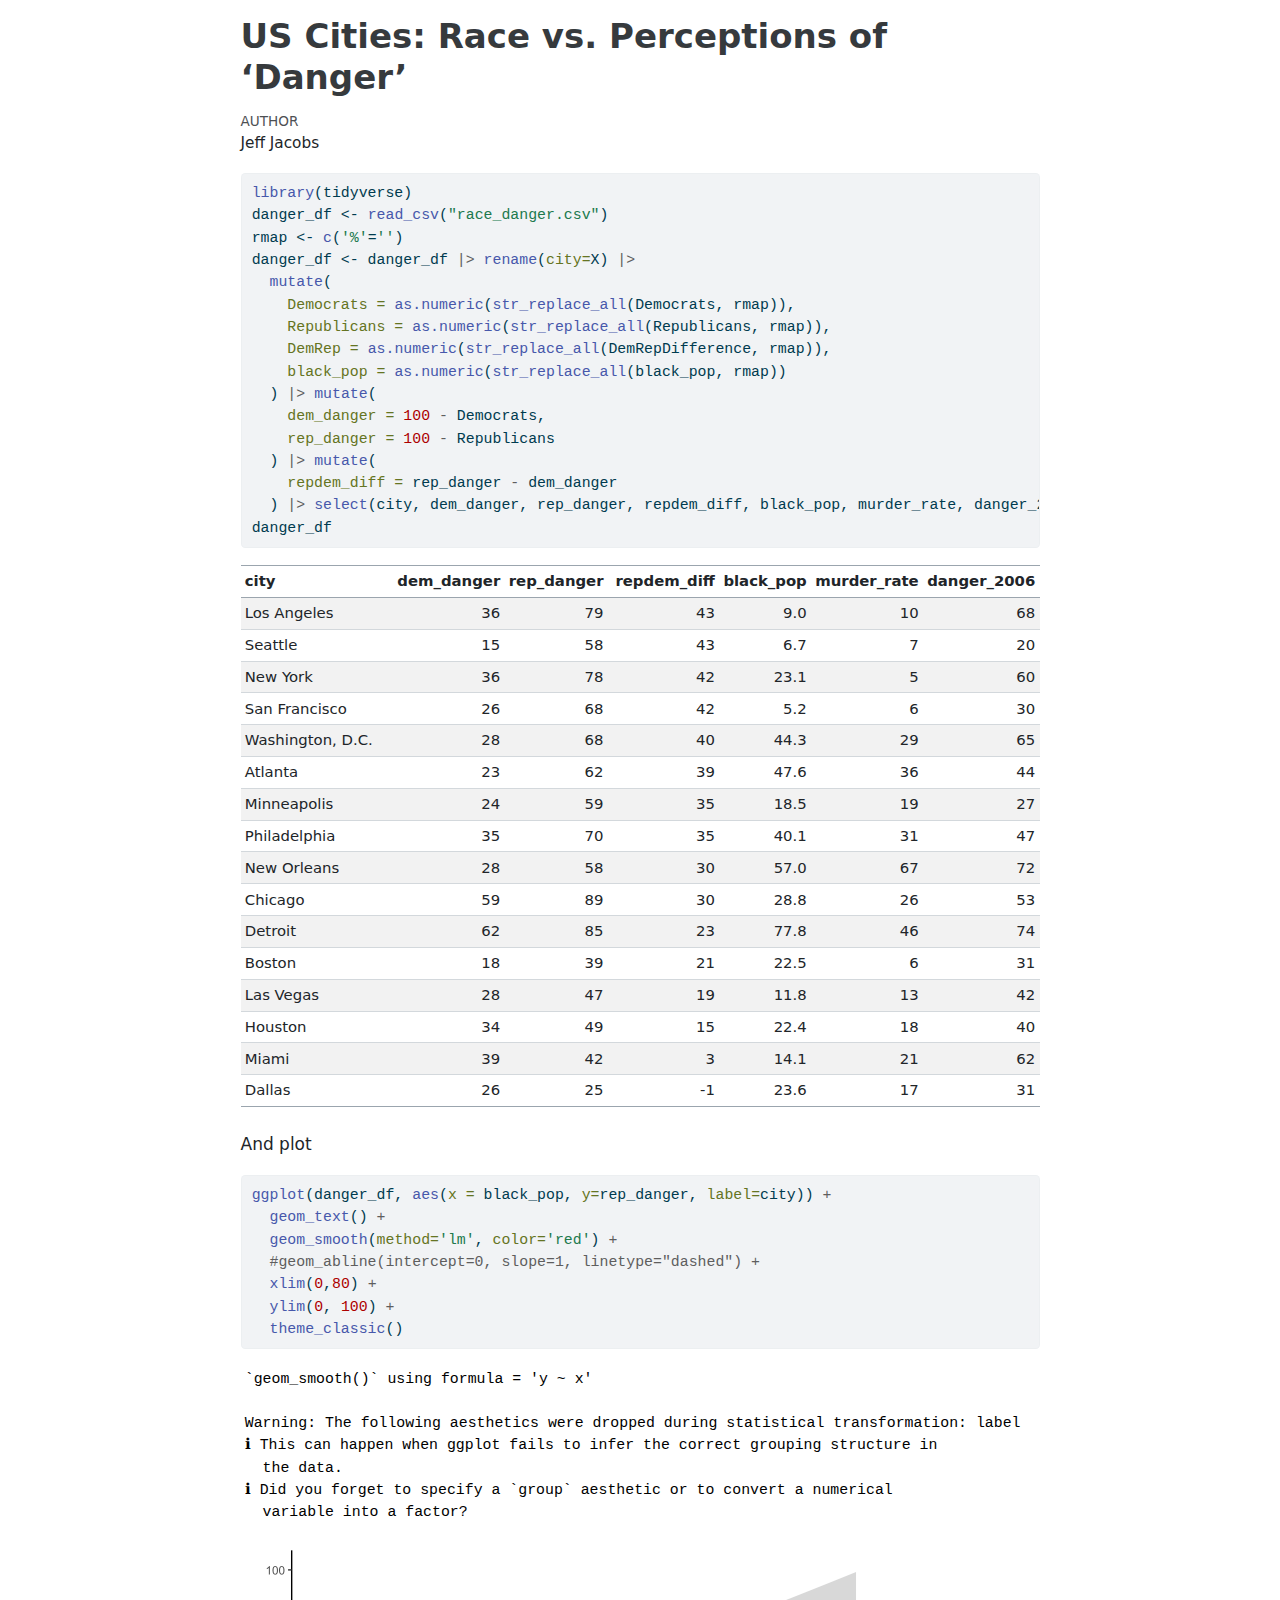
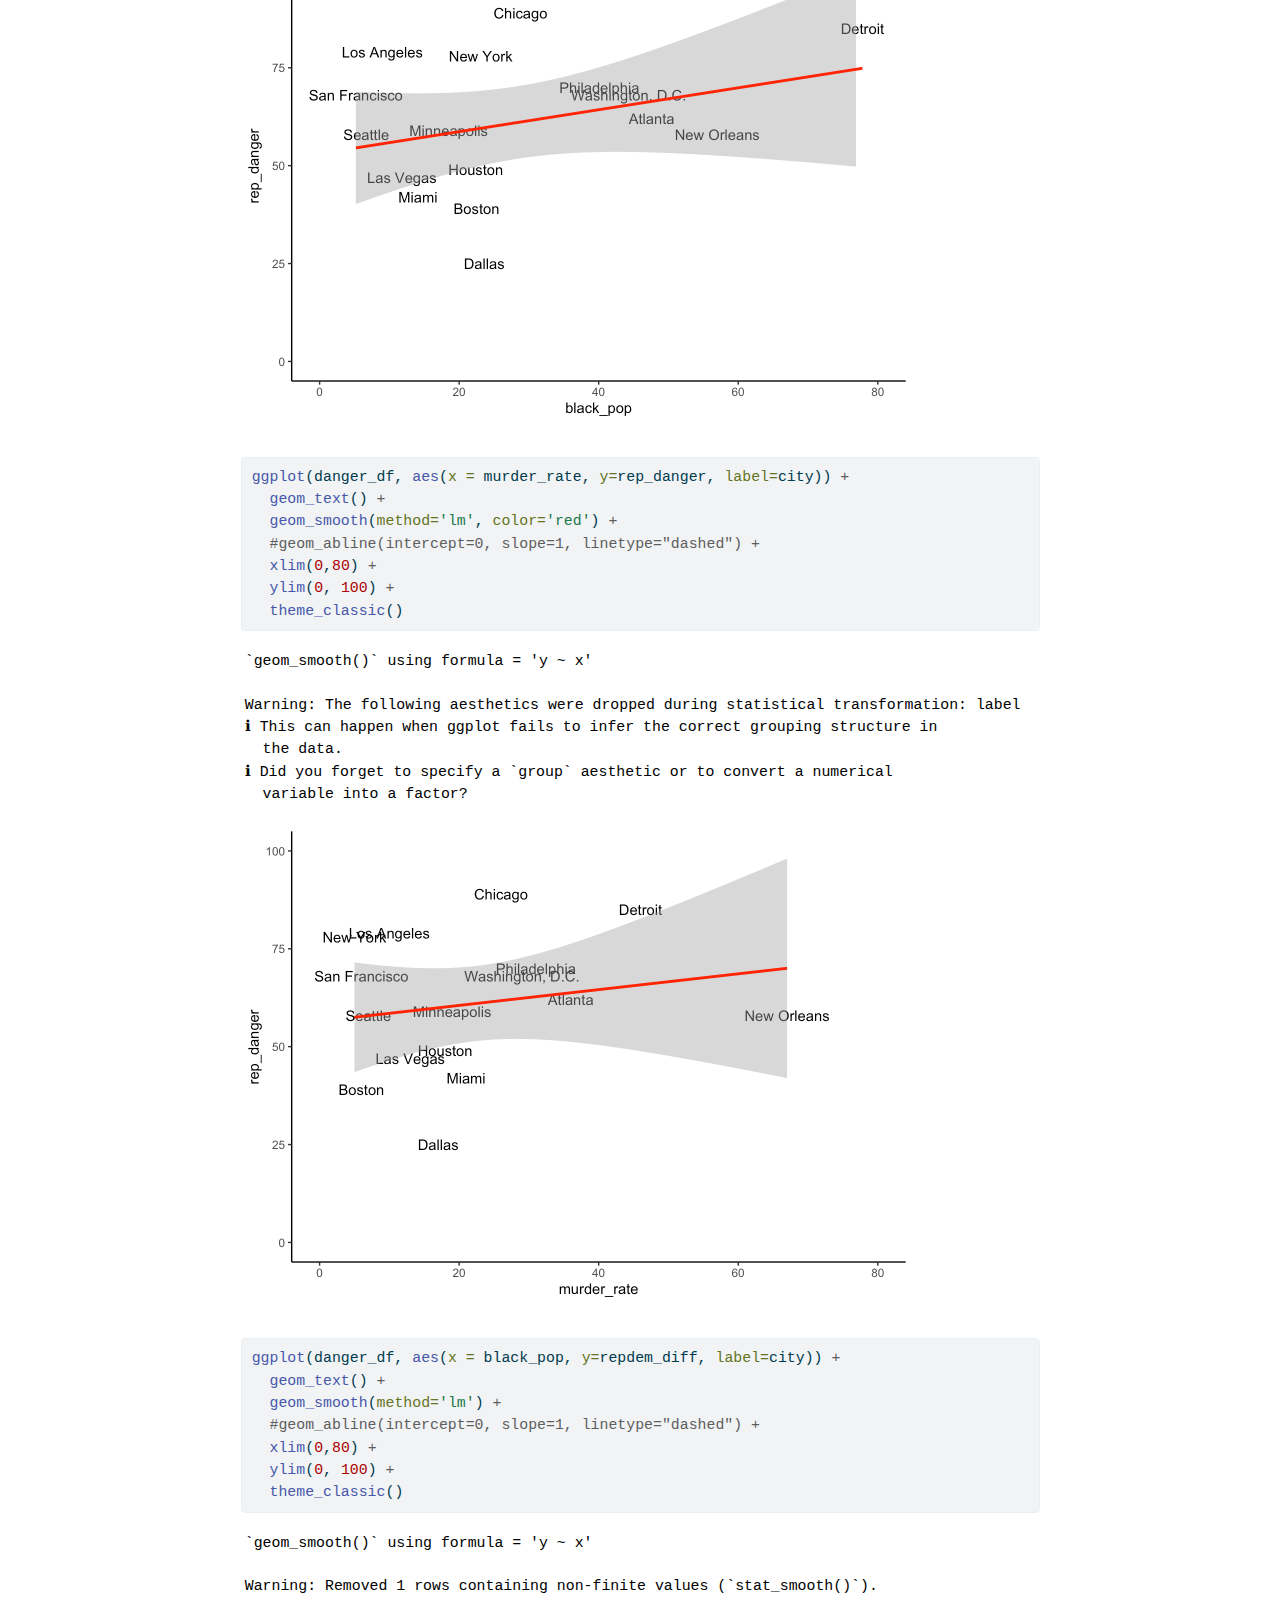
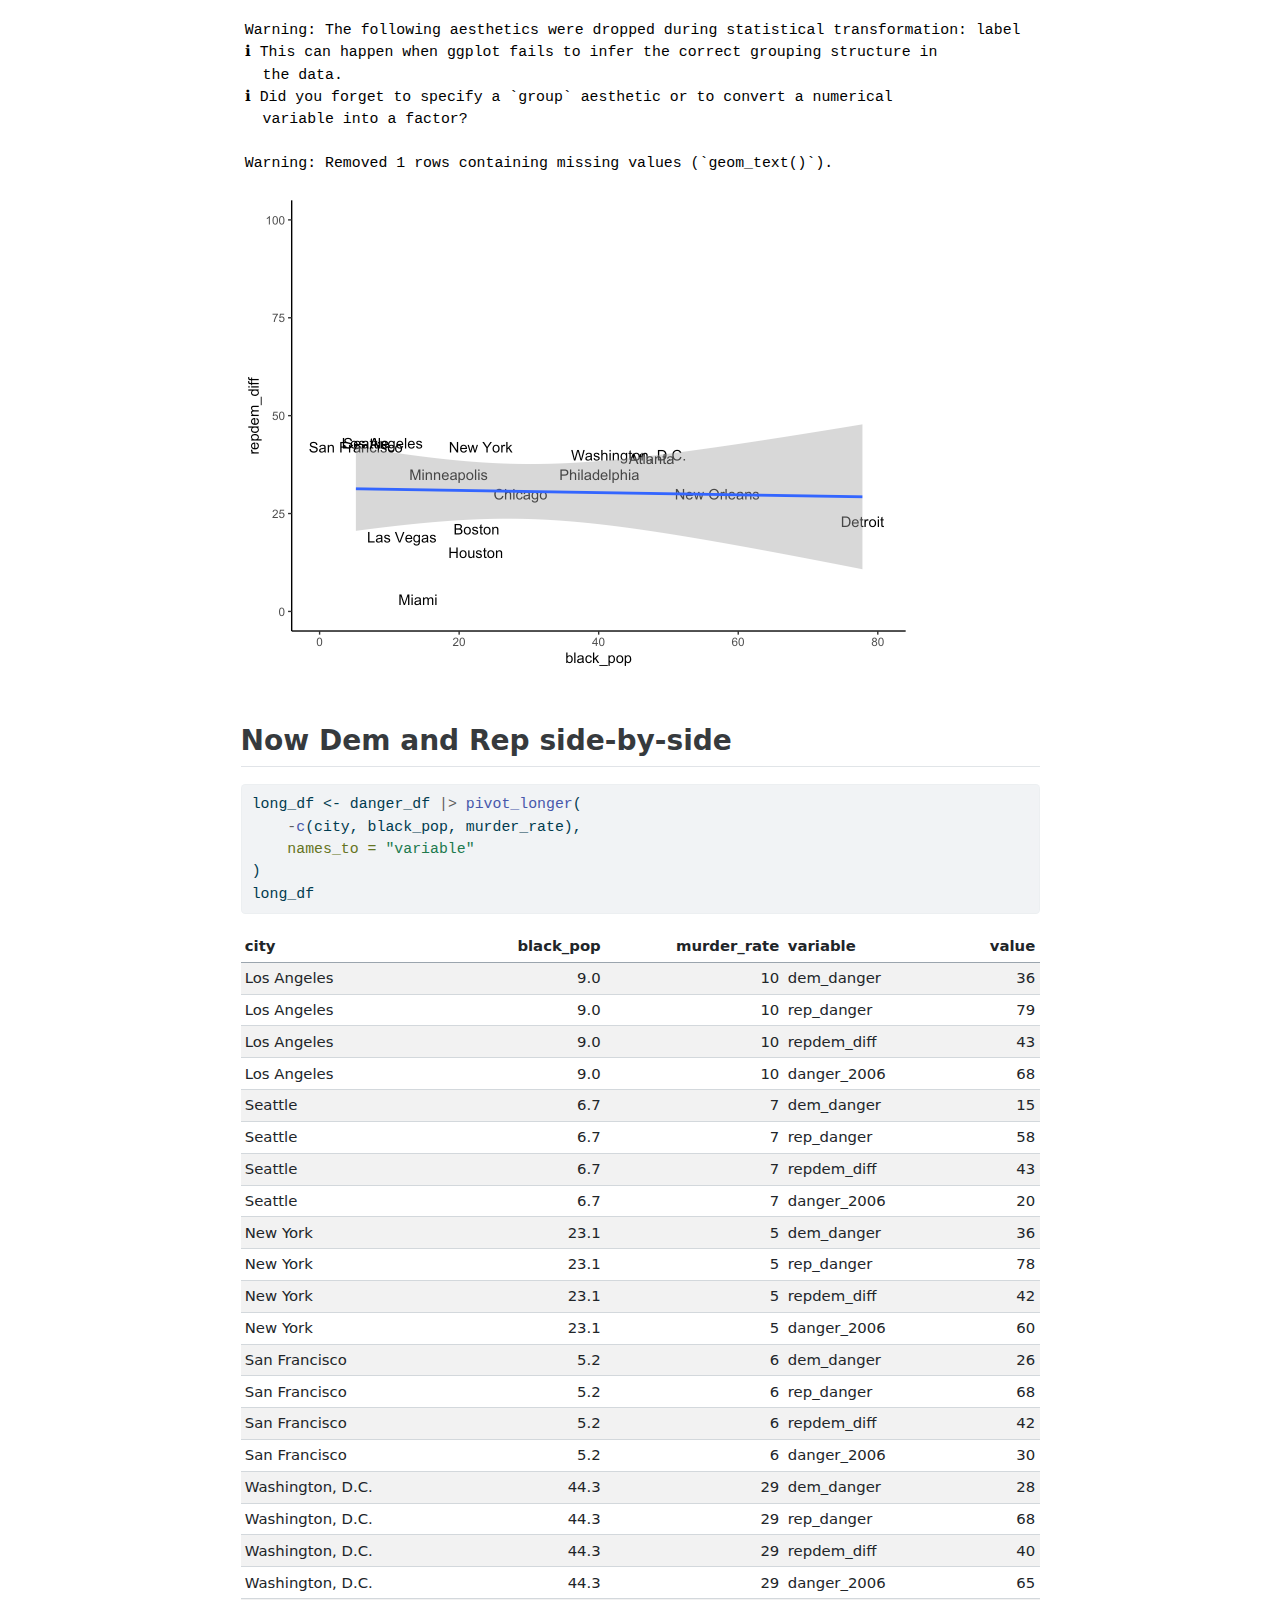
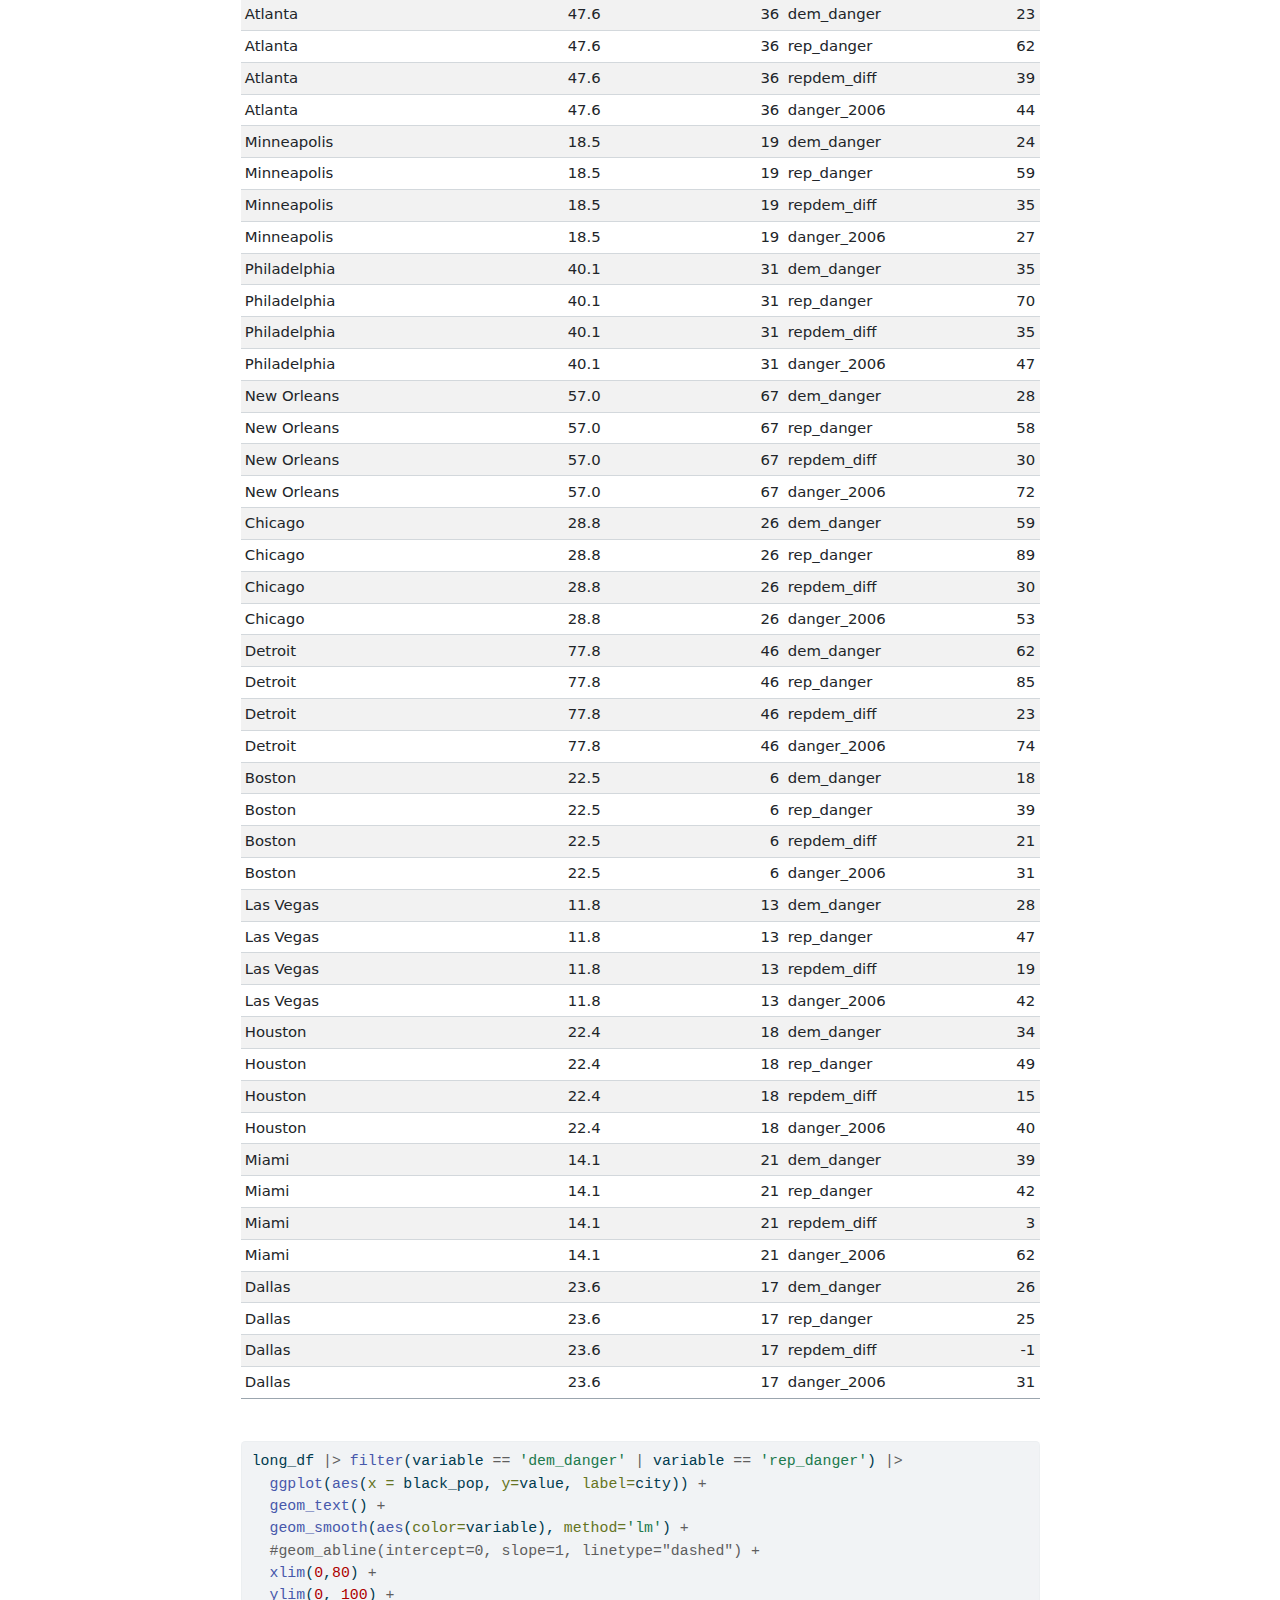
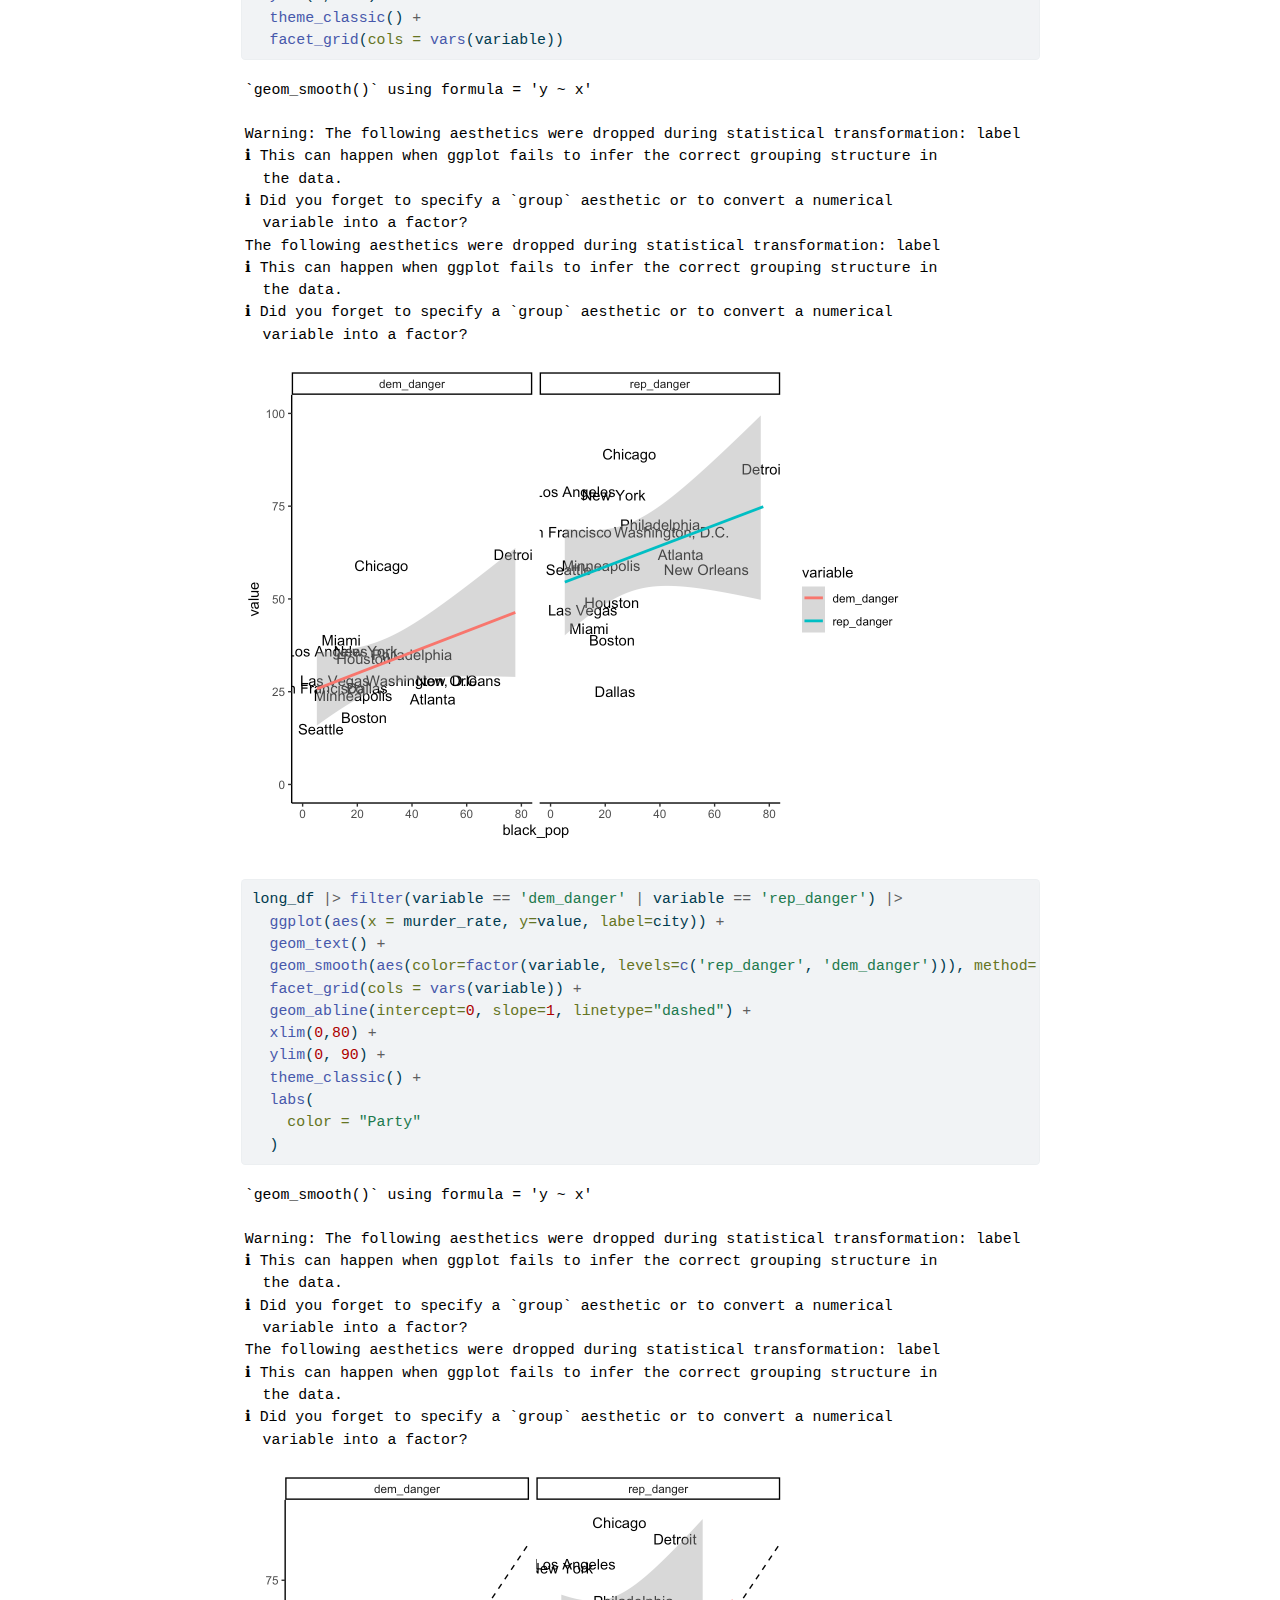
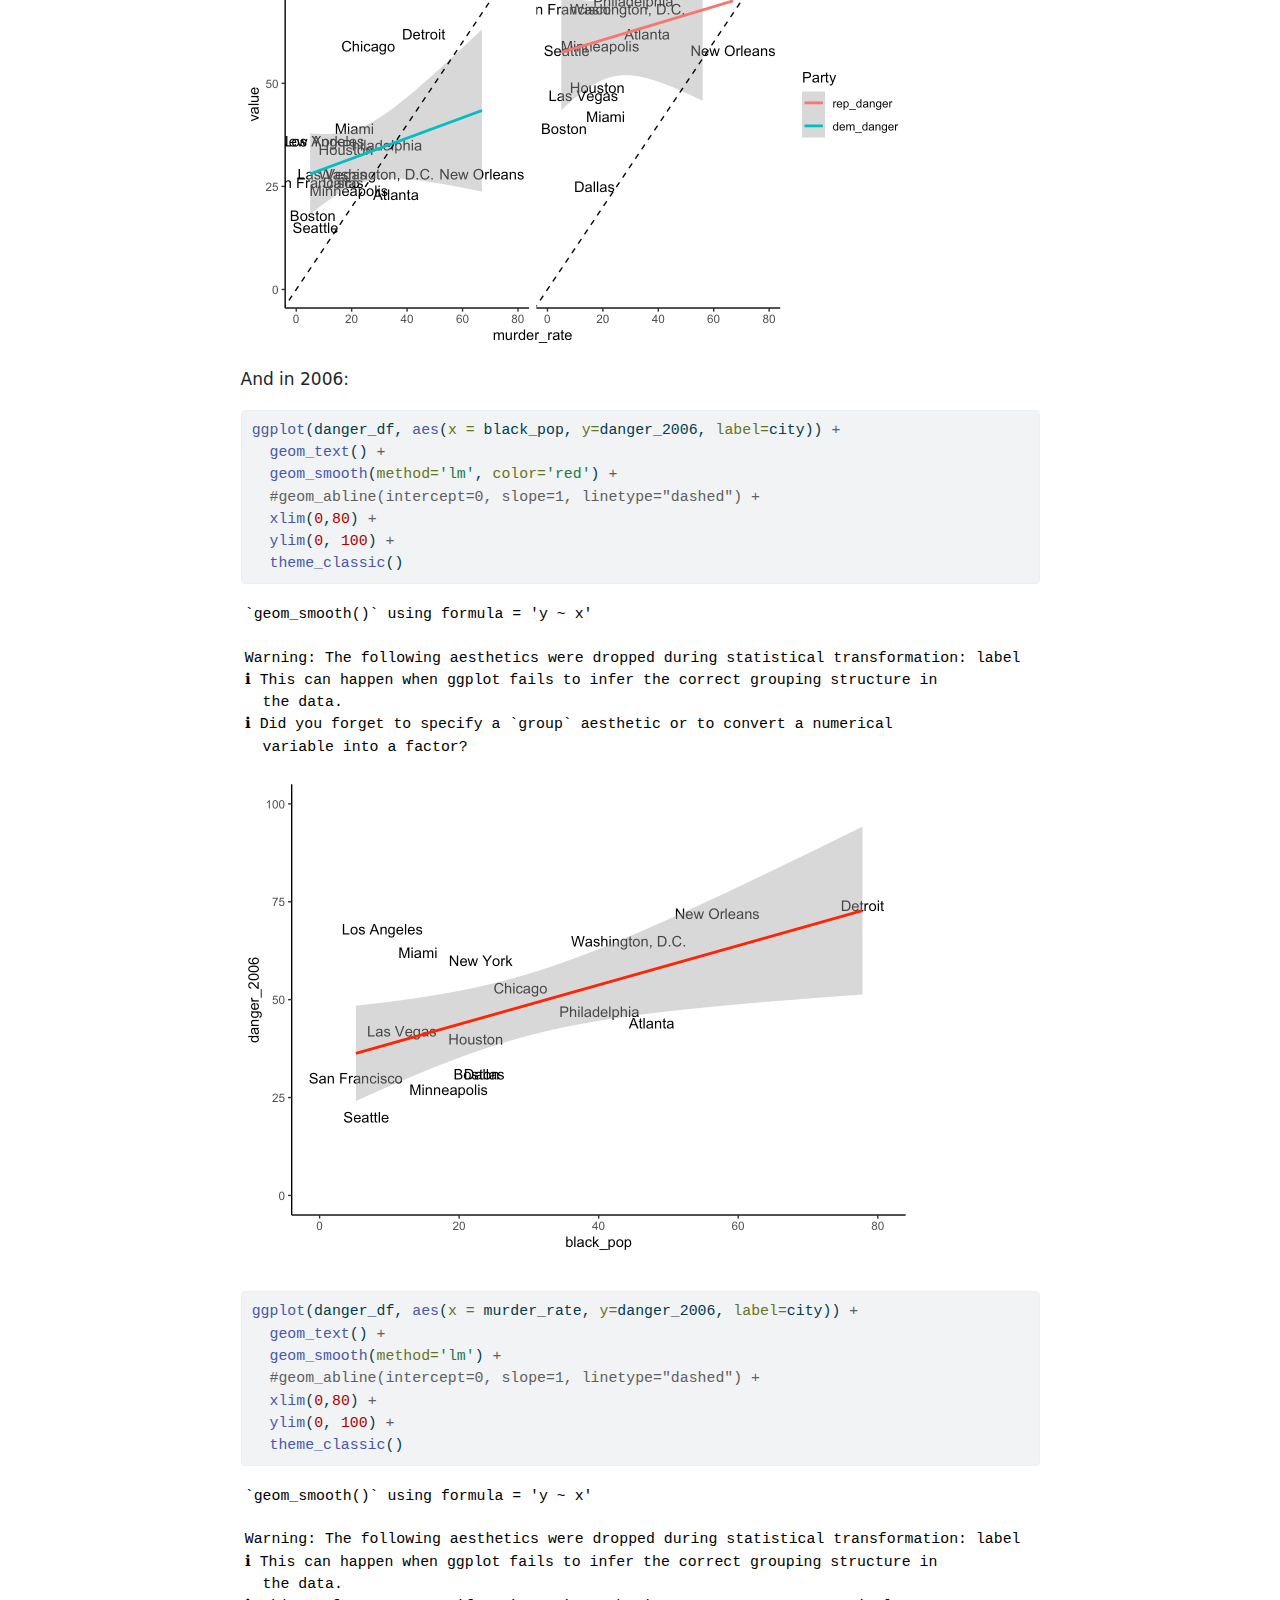
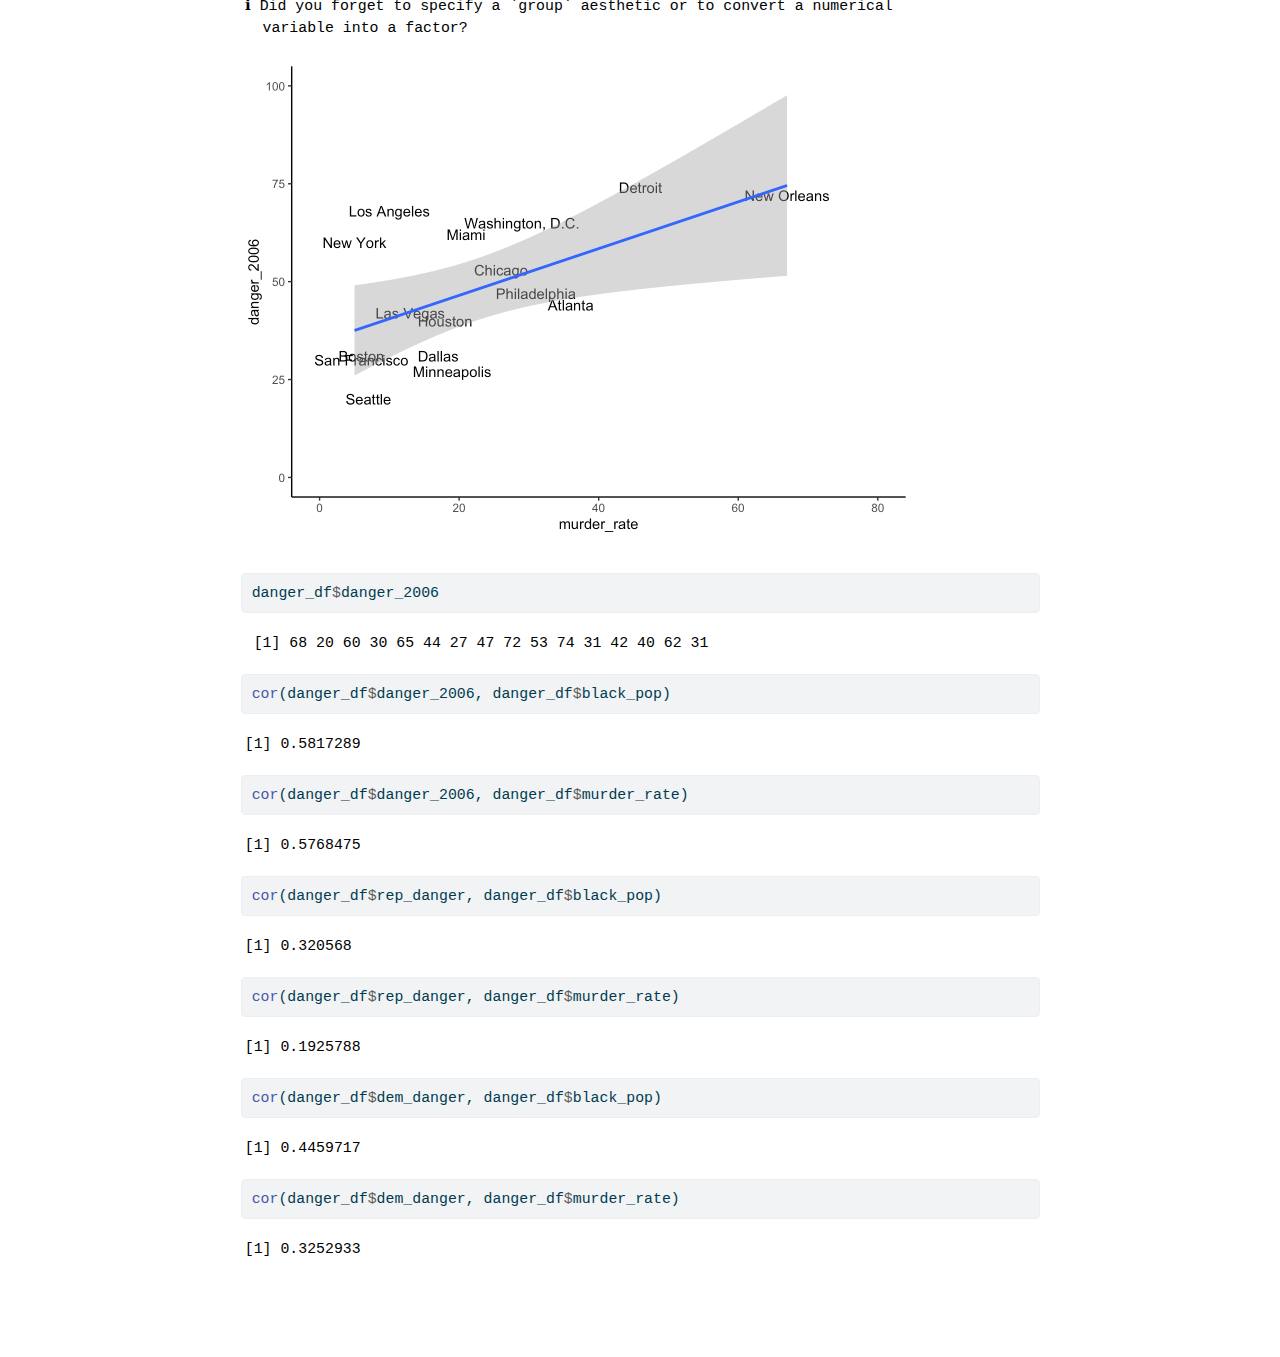
<file: _drafts/race-danger/index.html>
<!DOCTYPE html>
<html xmlns="http://www.w3.org/1999/xhtml" lang="en" xml:lang="en"><head>

<meta charset="utf-8">
<meta name="generator" content="quarto-1.3.450">

<meta name="viewport" content="width=device-width, initial-scale=1.0, user-scalable=yes">

<meta name="author" content="Jeff Jacobs">

<title>US Cities: Race vs.&nbsp;Perceptions of ‘Danger’</title>
<style>
code{white-space: pre-wrap;}
span.smallcaps{font-variant: small-caps;}
div.columns{display: flex; gap: min(4vw, 1.5em);}
div.column{flex: auto; overflow-x: auto;}
div.hanging-indent{margin-left: 1.5em; text-indent: -1.5em;}
ul.task-list{list-style: none;}
ul.task-list li input[type="checkbox"] {
  width: 0.8em;
  margin: 0 0.8em 0.2em -1em; /* quarto-specific, see https://github.com/quarto-dev/quarto-cli/issues/4556 */ 
  vertical-align: middle;
}
/* CSS for syntax highlighting */
pre > code.sourceCode { white-space: pre; position: relative; }
pre > code.sourceCode > span { display: inline-block; line-height: 1.25; }
pre > code.sourceCode > span:empty { height: 1.2em; }
.sourceCode { overflow: visible; }
code.sourceCode > span { color: inherit; text-decoration: inherit; }
div.sourceCode { margin: 1em 0; }
pre.sourceCode { margin: 0; }
@media screen {
div.sourceCode { overflow: auto; }
}
@media print {
pre > code.sourceCode { white-space: pre-wrap; }
pre > code.sourceCode > span { text-indent: -5em; padding-left: 5em; }
}
pre.numberSource code
  { counter-reset: source-line 0; }
pre.numberSource code > span
  { position: relative; left: -4em; counter-increment: source-line; }
pre.numberSource code > span > a:first-child::before
  { content: counter(source-line);
    position: relative; left: -1em; text-align: right; vertical-align: baseline;
    border: none; display: inline-block;
    -webkit-touch-callout: none; -webkit-user-select: none;
    -khtml-user-select: none; -moz-user-select: none;
    -ms-user-select: none; user-select: none;
    padding: 0 4px; width: 4em;
  }
pre.numberSource { margin-left: 3em;  padding-left: 4px; }
div.sourceCode
  {   }
@media screen {
pre > code.sourceCode > span > a:first-child::before { text-decoration: underline; }
}
</style>


<script src="index_files/libs/clipboard/clipboard.min.js"></script>
<script src="index_files/libs/quarto-html/quarto.js"></script>
<script src="index_files/libs/quarto-html/popper.min.js"></script>
<script src="index_files/libs/quarto-html/tippy.umd.min.js"></script>
<script src="index_files/libs/quarto-html/anchor.min.js"></script>
<link href="index_files/libs/quarto-html/tippy.css" rel="stylesheet">
<link href="index_files/libs/quarto-html/quarto-syntax-highlighting.css" rel="stylesheet" id="quarto-text-highlighting-styles">
<script src="index_files/libs/bootstrap/bootstrap.min.js"></script>
<link href="index_files/libs/bootstrap/bootstrap-icons.css" rel="stylesheet">
<link href="index_files/libs/bootstrap/bootstrap.min.css" rel="stylesheet" id="quarto-bootstrap" data-mode="light">


</head>

<body class="fullcontent">

<div id="quarto-content" class="page-columns page-rows-contents page-layout-article">

<main class="content" id="quarto-document-content">

<header id="title-block-header" class="quarto-title-block default">
<div class="quarto-title">
<h1 class="title">US Cities: Race vs.&nbsp;Perceptions of ‘Danger’</h1>
</div>



<div class="quarto-title-meta">

    <div>
    <div class="quarto-title-meta-heading">Author</div>
    <div class="quarto-title-meta-contents">
             <p>Jeff Jacobs </p>
          </div>
  </div>
    
  
    
  </div>
  

</header>

<div class="cell">
<div class="sourceCode cell-code" id="cb1"><pre class="sourceCode r code-with-copy"><code class="sourceCode r"><span id="cb1-1"><a href="#cb1-1" aria-hidden="true" tabindex="-1"></a><span class="fu">library</span>(tidyverse)</span>
<span id="cb1-2"><a href="#cb1-2" aria-hidden="true" tabindex="-1"></a>danger_df <span class="ot">&lt;-</span> <span class="fu">read_csv</span>(<span class="st">"race_danger.csv"</span>)</span>
<span id="cb1-3"><a href="#cb1-3" aria-hidden="true" tabindex="-1"></a>rmap <span class="ot">&lt;-</span> <span class="fu">c</span>(<span class="st">'%'</span><span class="ot">=</span><span class="st">''</span>)</span>
<span id="cb1-4"><a href="#cb1-4" aria-hidden="true" tabindex="-1"></a>danger_df <span class="ot">&lt;-</span> danger_df <span class="sc">|&gt;</span> <span class="fu">rename</span>(<span class="at">city=</span>X) <span class="sc">|&gt;</span></span>
<span id="cb1-5"><a href="#cb1-5" aria-hidden="true" tabindex="-1"></a>  <span class="fu">mutate</span>(</span>
<span id="cb1-6"><a href="#cb1-6" aria-hidden="true" tabindex="-1"></a>    <span class="at">Democrats =</span> <span class="fu">as.numeric</span>(<span class="fu">str_replace_all</span>(Democrats, rmap)),</span>
<span id="cb1-7"><a href="#cb1-7" aria-hidden="true" tabindex="-1"></a>    <span class="at">Republicans =</span> <span class="fu">as.numeric</span>(<span class="fu">str_replace_all</span>(Republicans, rmap)),</span>
<span id="cb1-8"><a href="#cb1-8" aria-hidden="true" tabindex="-1"></a>    <span class="at">DemRep =</span> <span class="fu">as.numeric</span>(<span class="fu">str_replace_all</span>(DemRepDifference, rmap)),</span>
<span id="cb1-9"><a href="#cb1-9" aria-hidden="true" tabindex="-1"></a>    <span class="at">black_pop =</span> <span class="fu">as.numeric</span>(<span class="fu">str_replace_all</span>(black_pop, rmap))</span>
<span id="cb1-10"><a href="#cb1-10" aria-hidden="true" tabindex="-1"></a>  ) <span class="sc">|&gt;</span> <span class="fu">mutate</span>(</span>
<span id="cb1-11"><a href="#cb1-11" aria-hidden="true" tabindex="-1"></a>    <span class="at">dem_danger =</span> <span class="dv">100</span> <span class="sc">-</span> Democrats,</span>
<span id="cb1-12"><a href="#cb1-12" aria-hidden="true" tabindex="-1"></a>    <span class="at">rep_danger =</span> <span class="dv">100</span> <span class="sc">-</span> Republicans</span>
<span id="cb1-13"><a href="#cb1-13" aria-hidden="true" tabindex="-1"></a>  ) <span class="sc">|&gt;</span> <span class="fu">mutate</span>(</span>
<span id="cb1-14"><a href="#cb1-14" aria-hidden="true" tabindex="-1"></a>    <span class="at">repdem_diff =</span> rep_danger <span class="sc">-</span> dem_danger</span>
<span id="cb1-15"><a href="#cb1-15" aria-hidden="true" tabindex="-1"></a>  ) <span class="sc">|&gt;</span> <span class="fu">select</span>(city, dem_danger, rep_danger, repdem_diff, black_pop, murder_rate, danger_2006)</span>
<span id="cb1-16"><a href="#cb1-16" aria-hidden="true" tabindex="-1"></a>danger_df</span></code><button title="Copy to Clipboard" class="code-copy-button"><i class="bi"></i></button></pre></div>
<div class="cell-output-display">
<div class="kable-table">
<table class="table table-sm table-striped small">
<colgroup>
<col style="width: 20%">
<col style="width: 12%">
<col style="width: 12%">
<col style="width: 14%">
<col style="width: 11%">
<col style="width: 14%">
<col style="width: 14%">
</colgroup>
<thead>
<tr class="header">
<th style="text-align: left;">city</th>
<th style="text-align: right;">dem_danger</th>
<th style="text-align: right;">rep_danger</th>
<th style="text-align: right;">repdem_diff</th>
<th style="text-align: right;">black_pop</th>
<th style="text-align: right;">murder_rate</th>
<th style="text-align: right;">danger_2006</th>
</tr>
</thead>
<tbody>
<tr class="odd">
<td style="text-align: left;">Los Angeles</td>
<td style="text-align: right;">36</td>
<td style="text-align: right;">79</td>
<td style="text-align: right;">43</td>
<td style="text-align: right;">9.0</td>
<td style="text-align: right;">10</td>
<td style="text-align: right;">68</td>
</tr>
<tr class="even">
<td style="text-align: left;">Seattle</td>
<td style="text-align: right;">15</td>
<td style="text-align: right;">58</td>
<td style="text-align: right;">43</td>
<td style="text-align: right;">6.7</td>
<td style="text-align: right;">7</td>
<td style="text-align: right;">20</td>
</tr>
<tr class="odd">
<td style="text-align: left;">New York</td>
<td style="text-align: right;">36</td>
<td style="text-align: right;">78</td>
<td style="text-align: right;">42</td>
<td style="text-align: right;">23.1</td>
<td style="text-align: right;">5</td>
<td style="text-align: right;">60</td>
</tr>
<tr class="even">
<td style="text-align: left;">San Francisco</td>
<td style="text-align: right;">26</td>
<td style="text-align: right;">68</td>
<td style="text-align: right;">42</td>
<td style="text-align: right;">5.2</td>
<td style="text-align: right;">6</td>
<td style="text-align: right;">30</td>
</tr>
<tr class="odd">
<td style="text-align: left;">Washington, D.C.</td>
<td style="text-align: right;">28</td>
<td style="text-align: right;">68</td>
<td style="text-align: right;">40</td>
<td style="text-align: right;">44.3</td>
<td style="text-align: right;">29</td>
<td style="text-align: right;">65</td>
</tr>
<tr class="even">
<td style="text-align: left;">Atlanta</td>
<td style="text-align: right;">23</td>
<td style="text-align: right;">62</td>
<td style="text-align: right;">39</td>
<td style="text-align: right;">47.6</td>
<td style="text-align: right;">36</td>
<td style="text-align: right;">44</td>
</tr>
<tr class="odd">
<td style="text-align: left;">Minneapolis</td>
<td style="text-align: right;">24</td>
<td style="text-align: right;">59</td>
<td style="text-align: right;">35</td>
<td style="text-align: right;">18.5</td>
<td style="text-align: right;">19</td>
<td style="text-align: right;">27</td>
</tr>
<tr class="even">
<td style="text-align: left;">Philadelphia</td>
<td style="text-align: right;">35</td>
<td style="text-align: right;">70</td>
<td style="text-align: right;">35</td>
<td style="text-align: right;">40.1</td>
<td style="text-align: right;">31</td>
<td style="text-align: right;">47</td>
</tr>
<tr class="odd">
<td style="text-align: left;">New Orleans</td>
<td style="text-align: right;">28</td>
<td style="text-align: right;">58</td>
<td style="text-align: right;">30</td>
<td style="text-align: right;">57.0</td>
<td style="text-align: right;">67</td>
<td style="text-align: right;">72</td>
</tr>
<tr class="even">
<td style="text-align: left;">Chicago</td>
<td style="text-align: right;">59</td>
<td style="text-align: right;">89</td>
<td style="text-align: right;">30</td>
<td style="text-align: right;">28.8</td>
<td style="text-align: right;">26</td>
<td style="text-align: right;">53</td>
</tr>
<tr class="odd">
<td style="text-align: left;">Detroit</td>
<td style="text-align: right;">62</td>
<td style="text-align: right;">85</td>
<td style="text-align: right;">23</td>
<td style="text-align: right;">77.8</td>
<td style="text-align: right;">46</td>
<td style="text-align: right;">74</td>
</tr>
<tr class="even">
<td style="text-align: left;">Boston</td>
<td style="text-align: right;">18</td>
<td style="text-align: right;">39</td>
<td style="text-align: right;">21</td>
<td style="text-align: right;">22.5</td>
<td style="text-align: right;">6</td>
<td style="text-align: right;">31</td>
</tr>
<tr class="odd">
<td style="text-align: left;">Las Vegas</td>
<td style="text-align: right;">28</td>
<td style="text-align: right;">47</td>
<td style="text-align: right;">19</td>
<td style="text-align: right;">11.8</td>
<td style="text-align: right;">13</td>
<td style="text-align: right;">42</td>
</tr>
<tr class="even">
<td style="text-align: left;">Houston</td>
<td style="text-align: right;">34</td>
<td style="text-align: right;">49</td>
<td style="text-align: right;">15</td>
<td style="text-align: right;">22.4</td>
<td style="text-align: right;">18</td>
<td style="text-align: right;">40</td>
</tr>
<tr class="odd">
<td style="text-align: left;">Miami</td>
<td style="text-align: right;">39</td>
<td style="text-align: right;">42</td>
<td style="text-align: right;">3</td>
<td style="text-align: right;">14.1</td>
<td style="text-align: right;">21</td>
<td style="text-align: right;">62</td>
</tr>
<tr class="even">
<td style="text-align: left;">Dallas</td>
<td style="text-align: right;">26</td>
<td style="text-align: right;">25</td>
<td style="text-align: right;">-1</td>
<td style="text-align: right;">23.6</td>
<td style="text-align: right;">17</td>
<td style="text-align: right;">31</td>
</tr>
</tbody>
</table>
</div>
</div>
</div>
<p>And plot</p>
<div class="cell">
<div class="sourceCode cell-code" id="cb2"><pre class="sourceCode r code-with-copy"><code class="sourceCode r"><span id="cb2-1"><a href="#cb2-1" aria-hidden="true" tabindex="-1"></a><span class="fu">ggplot</span>(danger_df, <span class="fu">aes</span>(<span class="at">x =</span> black_pop, <span class="at">y=</span>rep_danger, <span class="at">label=</span>city)) <span class="sc">+</span></span>
<span id="cb2-2"><a href="#cb2-2" aria-hidden="true" tabindex="-1"></a>  <span class="fu">geom_text</span>() <span class="sc">+</span></span>
<span id="cb2-3"><a href="#cb2-3" aria-hidden="true" tabindex="-1"></a>  <span class="fu">geom_smooth</span>(<span class="at">method=</span><span class="st">'lm'</span>, <span class="at">color=</span><span class="st">'red'</span>) <span class="sc">+</span></span>
<span id="cb2-4"><a href="#cb2-4" aria-hidden="true" tabindex="-1"></a>  <span class="co">#geom_abline(intercept=0, slope=1, linetype="dashed") +</span></span>
<span id="cb2-5"><a href="#cb2-5" aria-hidden="true" tabindex="-1"></a>  <span class="fu">xlim</span>(<span class="dv">0</span>,<span class="dv">80</span>) <span class="sc">+</span></span>
<span id="cb2-6"><a href="#cb2-6" aria-hidden="true" tabindex="-1"></a>  <span class="fu">ylim</span>(<span class="dv">0</span>, <span class="dv">100</span>) <span class="sc">+</span></span>
<span id="cb2-7"><a href="#cb2-7" aria-hidden="true" tabindex="-1"></a>  <span class="fu">theme_classic</span>()</span></code><button title="Copy to Clipboard" class="code-copy-button"><i class="bi"></i></button></pre></div>
<div class="cell-output cell-output-stderr">
<pre><code>`geom_smooth()` using formula = 'y ~ x'</code></pre>
</div>
<div class="cell-output cell-output-stderr">
<pre><code>Warning: The following aesthetics were dropped during statistical transformation: label
ℹ This can happen when ggplot fails to infer the correct grouping structure in
  the data.
ℹ Did you forget to specify a `group` aesthetic or to convert a numerical
  variable into a factor?</code></pre>
</div>
<div class="cell-output-display">
<p><img src="index_files/figure-html/unnamed-chunk-2-1.png" class="img-fluid" width="672"></p>
</div>
</div>
<div class="cell">
<div class="sourceCode cell-code" id="cb5"><pre class="sourceCode r code-with-copy"><code class="sourceCode r"><span id="cb5-1"><a href="#cb5-1" aria-hidden="true" tabindex="-1"></a><span class="fu">ggplot</span>(danger_df, <span class="fu">aes</span>(<span class="at">x =</span> murder_rate, <span class="at">y=</span>rep_danger, <span class="at">label=</span>city)) <span class="sc">+</span></span>
<span id="cb5-2"><a href="#cb5-2" aria-hidden="true" tabindex="-1"></a>  <span class="fu">geom_text</span>() <span class="sc">+</span></span>
<span id="cb5-3"><a href="#cb5-3" aria-hidden="true" tabindex="-1"></a>  <span class="fu">geom_smooth</span>(<span class="at">method=</span><span class="st">'lm'</span>, <span class="at">color=</span><span class="st">'red'</span>) <span class="sc">+</span></span>
<span id="cb5-4"><a href="#cb5-4" aria-hidden="true" tabindex="-1"></a>  <span class="co">#geom_abline(intercept=0, slope=1, linetype="dashed") +</span></span>
<span id="cb5-5"><a href="#cb5-5" aria-hidden="true" tabindex="-1"></a>  <span class="fu">xlim</span>(<span class="dv">0</span>,<span class="dv">80</span>) <span class="sc">+</span></span>
<span id="cb5-6"><a href="#cb5-6" aria-hidden="true" tabindex="-1"></a>  <span class="fu">ylim</span>(<span class="dv">0</span>, <span class="dv">100</span>) <span class="sc">+</span></span>
<span id="cb5-7"><a href="#cb5-7" aria-hidden="true" tabindex="-1"></a>  <span class="fu">theme_classic</span>()</span></code><button title="Copy to Clipboard" class="code-copy-button"><i class="bi"></i></button></pre></div>
<div class="cell-output cell-output-stderr">
<pre><code>`geom_smooth()` using formula = 'y ~ x'</code></pre>
</div>
<div class="cell-output cell-output-stderr">
<pre><code>Warning: The following aesthetics were dropped during statistical transformation: label
ℹ This can happen when ggplot fails to infer the correct grouping structure in
  the data.
ℹ Did you forget to specify a `group` aesthetic or to convert a numerical
  variable into a factor?</code></pre>
</div>
<div class="cell-output-display">
<p><img src="index_files/figure-html/unnamed-chunk-3-1.png" class="img-fluid" width="672"></p>
</div>
</div>
<div class="cell">
<div class="sourceCode cell-code" id="cb8"><pre class="sourceCode r code-with-copy"><code class="sourceCode r"><span id="cb8-1"><a href="#cb8-1" aria-hidden="true" tabindex="-1"></a><span class="fu">ggplot</span>(danger_df, <span class="fu">aes</span>(<span class="at">x =</span> black_pop, <span class="at">y=</span>repdem_diff, <span class="at">label=</span>city)) <span class="sc">+</span></span>
<span id="cb8-2"><a href="#cb8-2" aria-hidden="true" tabindex="-1"></a>  <span class="fu">geom_text</span>() <span class="sc">+</span></span>
<span id="cb8-3"><a href="#cb8-3" aria-hidden="true" tabindex="-1"></a>  <span class="fu">geom_smooth</span>(<span class="at">method=</span><span class="st">'lm'</span>) <span class="sc">+</span></span>
<span id="cb8-4"><a href="#cb8-4" aria-hidden="true" tabindex="-1"></a>  <span class="co">#geom_abline(intercept=0, slope=1, linetype="dashed") +</span></span>
<span id="cb8-5"><a href="#cb8-5" aria-hidden="true" tabindex="-1"></a>  <span class="fu">xlim</span>(<span class="dv">0</span>,<span class="dv">80</span>) <span class="sc">+</span></span>
<span id="cb8-6"><a href="#cb8-6" aria-hidden="true" tabindex="-1"></a>  <span class="fu">ylim</span>(<span class="dv">0</span>, <span class="dv">100</span>) <span class="sc">+</span></span>
<span id="cb8-7"><a href="#cb8-7" aria-hidden="true" tabindex="-1"></a>  <span class="fu">theme_classic</span>()</span></code><button title="Copy to Clipboard" class="code-copy-button"><i class="bi"></i></button></pre></div>
<div class="cell-output cell-output-stderr">
<pre><code>`geom_smooth()` using formula = 'y ~ x'</code></pre>
</div>
<div class="cell-output cell-output-stderr">
<pre><code>Warning: Removed 1 rows containing non-finite values (`stat_smooth()`).</code></pre>
</div>
<div class="cell-output cell-output-stderr">
<pre><code>Warning: The following aesthetics were dropped during statistical transformation: label
ℹ This can happen when ggplot fails to infer the correct grouping structure in
  the data.
ℹ Did you forget to specify a `group` aesthetic or to convert a numerical
  variable into a factor?</code></pre>
</div>
<div class="cell-output cell-output-stderr">
<pre><code>Warning: Removed 1 rows containing missing values (`geom_text()`).</code></pre>
</div>
<div class="cell-output-display">
<p><img src="index_files/figure-html/unnamed-chunk-4-1.png" class="img-fluid" width="672"></p>
</div>
</div>
<section id="now-dem-and-rep-side-by-side" class="level2">
<h2 class="anchored" data-anchor-id="now-dem-and-rep-side-by-side">Now Dem and Rep side-by-side</h2>
<div class="cell">
<div class="sourceCode cell-code" id="cb13"><pre class="sourceCode r code-with-copy"><code class="sourceCode r"><span id="cb13-1"><a href="#cb13-1" aria-hidden="true" tabindex="-1"></a>long_df <span class="ot">&lt;-</span> danger_df <span class="sc">|&gt;</span> <span class="fu">pivot_longer</span>(</span>
<span id="cb13-2"><a href="#cb13-2" aria-hidden="true" tabindex="-1"></a>    <span class="sc">-</span><span class="fu">c</span>(city, black_pop, murder_rate),</span>
<span id="cb13-3"><a href="#cb13-3" aria-hidden="true" tabindex="-1"></a>    <span class="at">names_to =</span> <span class="st">"variable"</span></span>
<span id="cb13-4"><a href="#cb13-4" aria-hidden="true" tabindex="-1"></a>)</span>
<span id="cb13-5"><a href="#cb13-5" aria-hidden="true" tabindex="-1"></a>long_df</span></code><button title="Copy to Clipboard" class="code-copy-button"><i class="bi"></i></button></pre></div>
<div class="cell-output-display">
<div class="kable-table">
<table class="table table-sm table-striped small">
<thead>
<tr class="header">
<th style="text-align: left;">city</th>
<th style="text-align: right;">black_pop</th>
<th style="text-align: right;">murder_rate</th>
<th style="text-align: left;">variable</th>
<th style="text-align: right;">value</th>
</tr>
</thead>
<tbody>
<tr class="odd">
<td style="text-align: left;">Los Angeles</td>
<td style="text-align: right;">9.0</td>
<td style="text-align: right;">10</td>
<td style="text-align: left;">dem_danger</td>
<td style="text-align: right;">36</td>
</tr>
<tr class="even">
<td style="text-align: left;">Los Angeles</td>
<td style="text-align: right;">9.0</td>
<td style="text-align: right;">10</td>
<td style="text-align: left;">rep_danger</td>
<td style="text-align: right;">79</td>
</tr>
<tr class="odd">
<td style="text-align: left;">Los Angeles</td>
<td style="text-align: right;">9.0</td>
<td style="text-align: right;">10</td>
<td style="text-align: left;">repdem_diff</td>
<td style="text-align: right;">43</td>
</tr>
<tr class="even">
<td style="text-align: left;">Los Angeles</td>
<td style="text-align: right;">9.0</td>
<td style="text-align: right;">10</td>
<td style="text-align: left;">danger_2006</td>
<td style="text-align: right;">68</td>
</tr>
<tr class="odd">
<td style="text-align: left;">Seattle</td>
<td style="text-align: right;">6.7</td>
<td style="text-align: right;">7</td>
<td style="text-align: left;">dem_danger</td>
<td style="text-align: right;">15</td>
</tr>
<tr class="even">
<td style="text-align: left;">Seattle</td>
<td style="text-align: right;">6.7</td>
<td style="text-align: right;">7</td>
<td style="text-align: left;">rep_danger</td>
<td style="text-align: right;">58</td>
</tr>
<tr class="odd">
<td style="text-align: left;">Seattle</td>
<td style="text-align: right;">6.7</td>
<td style="text-align: right;">7</td>
<td style="text-align: left;">repdem_diff</td>
<td style="text-align: right;">43</td>
</tr>
<tr class="even">
<td style="text-align: left;">Seattle</td>
<td style="text-align: right;">6.7</td>
<td style="text-align: right;">7</td>
<td style="text-align: left;">danger_2006</td>
<td style="text-align: right;">20</td>
</tr>
<tr class="odd">
<td style="text-align: left;">New York</td>
<td style="text-align: right;">23.1</td>
<td style="text-align: right;">5</td>
<td style="text-align: left;">dem_danger</td>
<td style="text-align: right;">36</td>
</tr>
<tr class="even">
<td style="text-align: left;">New York</td>
<td style="text-align: right;">23.1</td>
<td style="text-align: right;">5</td>
<td style="text-align: left;">rep_danger</td>
<td style="text-align: right;">78</td>
</tr>
<tr class="odd">
<td style="text-align: left;">New York</td>
<td style="text-align: right;">23.1</td>
<td style="text-align: right;">5</td>
<td style="text-align: left;">repdem_diff</td>
<td style="text-align: right;">42</td>
</tr>
<tr class="even">
<td style="text-align: left;">New York</td>
<td style="text-align: right;">23.1</td>
<td style="text-align: right;">5</td>
<td style="text-align: left;">danger_2006</td>
<td style="text-align: right;">60</td>
</tr>
<tr class="odd">
<td style="text-align: left;">San Francisco</td>
<td style="text-align: right;">5.2</td>
<td style="text-align: right;">6</td>
<td style="text-align: left;">dem_danger</td>
<td style="text-align: right;">26</td>
</tr>
<tr class="even">
<td style="text-align: left;">San Francisco</td>
<td style="text-align: right;">5.2</td>
<td style="text-align: right;">6</td>
<td style="text-align: left;">rep_danger</td>
<td style="text-align: right;">68</td>
</tr>
<tr class="odd">
<td style="text-align: left;">San Francisco</td>
<td style="text-align: right;">5.2</td>
<td style="text-align: right;">6</td>
<td style="text-align: left;">repdem_diff</td>
<td style="text-align: right;">42</td>
</tr>
<tr class="even">
<td style="text-align: left;">San Francisco</td>
<td style="text-align: right;">5.2</td>
<td style="text-align: right;">6</td>
<td style="text-align: left;">danger_2006</td>
<td style="text-align: right;">30</td>
</tr>
<tr class="odd">
<td style="text-align: left;">Washington, D.C.</td>
<td style="text-align: right;">44.3</td>
<td style="text-align: right;">29</td>
<td style="text-align: left;">dem_danger</td>
<td style="text-align: right;">28</td>
</tr>
<tr class="even">
<td style="text-align: left;">Washington, D.C.</td>
<td style="text-align: right;">44.3</td>
<td style="text-align: right;">29</td>
<td style="text-align: left;">rep_danger</td>
<td style="text-align: right;">68</td>
</tr>
<tr class="odd">
<td style="text-align: left;">Washington, D.C.</td>
<td style="text-align: right;">44.3</td>
<td style="text-align: right;">29</td>
<td style="text-align: left;">repdem_diff</td>
<td style="text-align: right;">40</td>
</tr>
<tr class="even">
<td style="text-align: left;">Washington, D.C.</td>
<td style="text-align: right;">44.3</td>
<td style="text-align: right;">29</td>
<td style="text-align: left;">danger_2006</td>
<td style="text-align: right;">65</td>
</tr>
<tr class="odd">
<td style="text-align: left;">Atlanta</td>
<td style="text-align: right;">47.6</td>
<td style="text-align: right;">36</td>
<td style="text-align: left;">dem_danger</td>
<td style="text-align: right;">23</td>
</tr>
<tr class="even">
<td style="text-align: left;">Atlanta</td>
<td style="text-align: right;">47.6</td>
<td style="text-align: right;">36</td>
<td style="text-align: left;">rep_danger</td>
<td style="text-align: right;">62</td>
</tr>
<tr class="odd">
<td style="text-align: left;">Atlanta</td>
<td style="text-align: right;">47.6</td>
<td style="text-align: right;">36</td>
<td style="text-align: left;">repdem_diff</td>
<td style="text-align: right;">39</td>
</tr>
<tr class="even">
<td style="text-align: left;">Atlanta</td>
<td style="text-align: right;">47.6</td>
<td style="text-align: right;">36</td>
<td style="text-align: left;">danger_2006</td>
<td style="text-align: right;">44</td>
</tr>
<tr class="odd">
<td style="text-align: left;">Minneapolis</td>
<td style="text-align: right;">18.5</td>
<td style="text-align: right;">19</td>
<td style="text-align: left;">dem_danger</td>
<td style="text-align: right;">24</td>
</tr>
<tr class="even">
<td style="text-align: left;">Minneapolis</td>
<td style="text-align: right;">18.5</td>
<td style="text-align: right;">19</td>
<td style="text-align: left;">rep_danger</td>
<td style="text-align: right;">59</td>
</tr>
<tr class="odd">
<td style="text-align: left;">Minneapolis</td>
<td style="text-align: right;">18.5</td>
<td style="text-align: right;">19</td>
<td style="text-align: left;">repdem_diff</td>
<td style="text-align: right;">35</td>
</tr>
<tr class="even">
<td style="text-align: left;">Minneapolis</td>
<td style="text-align: right;">18.5</td>
<td style="text-align: right;">19</td>
<td style="text-align: left;">danger_2006</td>
<td style="text-align: right;">27</td>
</tr>
<tr class="odd">
<td style="text-align: left;">Philadelphia</td>
<td style="text-align: right;">40.1</td>
<td style="text-align: right;">31</td>
<td style="text-align: left;">dem_danger</td>
<td style="text-align: right;">35</td>
</tr>
<tr class="even">
<td style="text-align: left;">Philadelphia</td>
<td style="text-align: right;">40.1</td>
<td style="text-align: right;">31</td>
<td style="text-align: left;">rep_danger</td>
<td style="text-align: right;">70</td>
</tr>
<tr class="odd">
<td style="text-align: left;">Philadelphia</td>
<td style="text-align: right;">40.1</td>
<td style="text-align: right;">31</td>
<td style="text-align: left;">repdem_diff</td>
<td style="text-align: right;">35</td>
</tr>
<tr class="even">
<td style="text-align: left;">Philadelphia</td>
<td style="text-align: right;">40.1</td>
<td style="text-align: right;">31</td>
<td style="text-align: left;">danger_2006</td>
<td style="text-align: right;">47</td>
</tr>
<tr class="odd">
<td style="text-align: left;">New Orleans</td>
<td style="text-align: right;">57.0</td>
<td style="text-align: right;">67</td>
<td style="text-align: left;">dem_danger</td>
<td style="text-align: right;">28</td>
</tr>
<tr class="even">
<td style="text-align: left;">New Orleans</td>
<td style="text-align: right;">57.0</td>
<td style="text-align: right;">67</td>
<td style="text-align: left;">rep_danger</td>
<td style="text-align: right;">58</td>
</tr>
<tr class="odd">
<td style="text-align: left;">New Orleans</td>
<td style="text-align: right;">57.0</td>
<td style="text-align: right;">67</td>
<td style="text-align: left;">repdem_diff</td>
<td style="text-align: right;">30</td>
</tr>
<tr class="even">
<td style="text-align: left;">New Orleans</td>
<td style="text-align: right;">57.0</td>
<td style="text-align: right;">67</td>
<td style="text-align: left;">danger_2006</td>
<td style="text-align: right;">72</td>
</tr>
<tr class="odd">
<td style="text-align: left;">Chicago</td>
<td style="text-align: right;">28.8</td>
<td style="text-align: right;">26</td>
<td style="text-align: left;">dem_danger</td>
<td style="text-align: right;">59</td>
</tr>
<tr class="even">
<td style="text-align: left;">Chicago</td>
<td style="text-align: right;">28.8</td>
<td style="text-align: right;">26</td>
<td style="text-align: left;">rep_danger</td>
<td style="text-align: right;">89</td>
</tr>
<tr class="odd">
<td style="text-align: left;">Chicago</td>
<td style="text-align: right;">28.8</td>
<td style="text-align: right;">26</td>
<td style="text-align: left;">repdem_diff</td>
<td style="text-align: right;">30</td>
</tr>
<tr class="even">
<td style="text-align: left;">Chicago</td>
<td style="text-align: right;">28.8</td>
<td style="text-align: right;">26</td>
<td style="text-align: left;">danger_2006</td>
<td style="text-align: right;">53</td>
</tr>
<tr class="odd">
<td style="text-align: left;">Detroit</td>
<td style="text-align: right;">77.8</td>
<td style="text-align: right;">46</td>
<td style="text-align: left;">dem_danger</td>
<td style="text-align: right;">62</td>
</tr>
<tr class="even">
<td style="text-align: left;">Detroit</td>
<td style="text-align: right;">77.8</td>
<td style="text-align: right;">46</td>
<td style="text-align: left;">rep_danger</td>
<td style="text-align: right;">85</td>
</tr>
<tr class="odd">
<td style="text-align: left;">Detroit</td>
<td style="text-align: right;">77.8</td>
<td style="text-align: right;">46</td>
<td style="text-align: left;">repdem_diff</td>
<td style="text-align: right;">23</td>
</tr>
<tr class="even">
<td style="text-align: left;">Detroit</td>
<td style="text-align: right;">77.8</td>
<td style="text-align: right;">46</td>
<td style="text-align: left;">danger_2006</td>
<td style="text-align: right;">74</td>
</tr>
<tr class="odd">
<td style="text-align: left;">Boston</td>
<td style="text-align: right;">22.5</td>
<td style="text-align: right;">6</td>
<td style="text-align: left;">dem_danger</td>
<td style="text-align: right;">18</td>
</tr>
<tr class="even">
<td style="text-align: left;">Boston</td>
<td style="text-align: right;">22.5</td>
<td style="text-align: right;">6</td>
<td style="text-align: left;">rep_danger</td>
<td style="text-align: right;">39</td>
</tr>
<tr class="odd">
<td style="text-align: left;">Boston</td>
<td style="text-align: right;">22.5</td>
<td style="text-align: right;">6</td>
<td style="text-align: left;">repdem_diff</td>
<td style="text-align: right;">21</td>
</tr>
<tr class="even">
<td style="text-align: left;">Boston</td>
<td style="text-align: right;">22.5</td>
<td style="text-align: right;">6</td>
<td style="text-align: left;">danger_2006</td>
<td style="text-align: right;">31</td>
</tr>
<tr class="odd">
<td style="text-align: left;">Las Vegas</td>
<td style="text-align: right;">11.8</td>
<td style="text-align: right;">13</td>
<td style="text-align: left;">dem_danger</td>
<td style="text-align: right;">28</td>
</tr>
<tr class="even">
<td style="text-align: left;">Las Vegas</td>
<td style="text-align: right;">11.8</td>
<td style="text-align: right;">13</td>
<td style="text-align: left;">rep_danger</td>
<td style="text-align: right;">47</td>
</tr>
<tr class="odd">
<td style="text-align: left;">Las Vegas</td>
<td style="text-align: right;">11.8</td>
<td style="text-align: right;">13</td>
<td style="text-align: left;">repdem_diff</td>
<td style="text-align: right;">19</td>
</tr>
<tr class="even">
<td style="text-align: left;">Las Vegas</td>
<td style="text-align: right;">11.8</td>
<td style="text-align: right;">13</td>
<td style="text-align: left;">danger_2006</td>
<td style="text-align: right;">42</td>
</tr>
<tr class="odd">
<td style="text-align: left;">Houston</td>
<td style="text-align: right;">22.4</td>
<td style="text-align: right;">18</td>
<td style="text-align: left;">dem_danger</td>
<td style="text-align: right;">34</td>
</tr>
<tr class="even">
<td style="text-align: left;">Houston</td>
<td style="text-align: right;">22.4</td>
<td style="text-align: right;">18</td>
<td style="text-align: left;">rep_danger</td>
<td style="text-align: right;">49</td>
</tr>
<tr class="odd">
<td style="text-align: left;">Houston</td>
<td style="text-align: right;">22.4</td>
<td style="text-align: right;">18</td>
<td style="text-align: left;">repdem_diff</td>
<td style="text-align: right;">15</td>
</tr>
<tr class="even">
<td style="text-align: left;">Houston</td>
<td style="text-align: right;">22.4</td>
<td style="text-align: right;">18</td>
<td style="text-align: left;">danger_2006</td>
<td style="text-align: right;">40</td>
</tr>
<tr class="odd">
<td style="text-align: left;">Miami</td>
<td style="text-align: right;">14.1</td>
<td style="text-align: right;">21</td>
<td style="text-align: left;">dem_danger</td>
<td style="text-align: right;">39</td>
</tr>
<tr class="even">
<td style="text-align: left;">Miami</td>
<td style="text-align: right;">14.1</td>
<td style="text-align: right;">21</td>
<td style="text-align: left;">rep_danger</td>
<td style="text-align: right;">42</td>
</tr>
<tr class="odd">
<td style="text-align: left;">Miami</td>
<td style="text-align: right;">14.1</td>
<td style="text-align: right;">21</td>
<td style="text-align: left;">repdem_diff</td>
<td style="text-align: right;">3</td>
</tr>
<tr class="even">
<td style="text-align: left;">Miami</td>
<td style="text-align: right;">14.1</td>
<td style="text-align: right;">21</td>
<td style="text-align: left;">danger_2006</td>
<td style="text-align: right;">62</td>
</tr>
<tr class="odd">
<td style="text-align: left;">Dallas</td>
<td style="text-align: right;">23.6</td>
<td style="text-align: right;">17</td>
<td style="text-align: left;">dem_danger</td>
<td style="text-align: right;">26</td>
</tr>
<tr class="even">
<td style="text-align: left;">Dallas</td>
<td style="text-align: right;">23.6</td>
<td style="text-align: right;">17</td>
<td style="text-align: left;">rep_danger</td>
<td style="text-align: right;">25</td>
</tr>
<tr class="odd">
<td style="text-align: left;">Dallas</td>
<td style="text-align: right;">23.6</td>
<td style="text-align: right;">17</td>
<td style="text-align: left;">repdem_diff</td>
<td style="text-align: right;">-1</td>
</tr>
<tr class="even">
<td style="text-align: left;">Dallas</td>
<td style="text-align: right;">23.6</td>
<td style="text-align: right;">17</td>
<td style="text-align: left;">danger_2006</td>
<td style="text-align: right;">31</td>
</tr>
</tbody>
</table>
</div>
</div>
</div>
<div class="cell">
<div class="sourceCode cell-code" id="cb14"><pre class="sourceCode r code-with-copy"><code class="sourceCode r"><span id="cb14-1"><a href="#cb14-1" aria-hidden="true" tabindex="-1"></a>long_df <span class="sc">|&gt;</span> <span class="fu">filter</span>(variable <span class="sc">==</span> <span class="st">'dem_danger'</span> <span class="sc">|</span> variable <span class="sc">==</span> <span class="st">'rep_danger'</span>) <span class="sc">|&gt;</span></span>
<span id="cb14-2"><a href="#cb14-2" aria-hidden="true" tabindex="-1"></a>  <span class="fu">ggplot</span>(<span class="fu">aes</span>(<span class="at">x =</span> black_pop, <span class="at">y=</span>value, <span class="at">label=</span>city)) <span class="sc">+</span></span>
<span id="cb14-3"><a href="#cb14-3" aria-hidden="true" tabindex="-1"></a>  <span class="fu">geom_text</span>() <span class="sc">+</span></span>
<span id="cb14-4"><a href="#cb14-4" aria-hidden="true" tabindex="-1"></a>  <span class="fu">geom_smooth</span>(<span class="fu">aes</span>(<span class="at">color=</span>variable), <span class="at">method=</span><span class="st">'lm'</span>) <span class="sc">+</span></span>
<span id="cb14-5"><a href="#cb14-5" aria-hidden="true" tabindex="-1"></a>  <span class="co">#geom_abline(intercept=0, slope=1, linetype="dashed") +</span></span>
<span id="cb14-6"><a href="#cb14-6" aria-hidden="true" tabindex="-1"></a>  <span class="fu">xlim</span>(<span class="dv">0</span>,<span class="dv">80</span>) <span class="sc">+</span></span>
<span id="cb14-7"><a href="#cb14-7" aria-hidden="true" tabindex="-1"></a>  <span class="fu">ylim</span>(<span class="dv">0</span>, <span class="dv">100</span>) <span class="sc">+</span></span>
<span id="cb14-8"><a href="#cb14-8" aria-hidden="true" tabindex="-1"></a>  <span class="fu">theme_classic</span>() <span class="sc">+</span></span>
<span id="cb14-9"><a href="#cb14-9" aria-hidden="true" tabindex="-1"></a>  <span class="fu">facet_grid</span>(<span class="at">cols =</span> <span class="fu">vars</span>(variable))</span></code><button title="Copy to Clipboard" class="code-copy-button"><i class="bi"></i></button></pre></div>
<div class="cell-output cell-output-stderr">
<pre><code>`geom_smooth()` using formula = 'y ~ x'</code></pre>
</div>
<div class="cell-output cell-output-stderr">
<pre><code>Warning: The following aesthetics were dropped during statistical transformation: label
ℹ This can happen when ggplot fails to infer the correct grouping structure in
  the data.
ℹ Did you forget to specify a `group` aesthetic or to convert a numerical
  variable into a factor?
The following aesthetics were dropped during statistical transformation: label
ℹ This can happen when ggplot fails to infer the correct grouping structure in
  the data.
ℹ Did you forget to specify a `group` aesthetic or to convert a numerical
  variable into a factor?</code></pre>
</div>
<div class="cell-output-display">
<p><img src="index_files/figure-html/unnamed-chunk-6-1.png" class="img-fluid" width="672"></p>
</div>
</div>
<div class="cell">
<div class="sourceCode cell-code" id="cb17"><pre class="sourceCode r code-with-copy"><code class="sourceCode r"><span id="cb17-1"><a href="#cb17-1" aria-hidden="true" tabindex="-1"></a>long_df <span class="sc">|&gt;</span> <span class="fu">filter</span>(variable <span class="sc">==</span> <span class="st">'dem_danger'</span> <span class="sc">|</span> variable <span class="sc">==</span> <span class="st">'rep_danger'</span>) <span class="sc">|&gt;</span></span>
<span id="cb17-2"><a href="#cb17-2" aria-hidden="true" tabindex="-1"></a>  <span class="fu">ggplot</span>(<span class="fu">aes</span>(<span class="at">x =</span> murder_rate, <span class="at">y=</span>value, <span class="at">label=</span>city)) <span class="sc">+</span></span>
<span id="cb17-3"><a href="#cb17-3" aria-hidden="true" tabindex="-1"></a>  <span class="fu">geom_text</span>() <span class="sc">+</span></span>
<span id="cb17-4"><a href="#cb17-4" aria-hidden="true" tabindex="-1"></a>  <span class="fu">geom_smooth</span>(<span class="fu">aes</span>(<span class="at">color=</span><span class="fu">factor</span>(variable, <span class="at">levels=</span><span class="fu">c</span>(<span class="st">'rep_danger'</span>, <span class="st">'dem_danger'</span>))), <span class="at">method=</span><span class="st">'lm'</span>) <span class="sc">+</span></span>
<span id="cb17-5"><a href="#cb17-5" aria-hidden="true" tabindex="-1"></a>  <span class="fu">facet_grid</span>(<span class="at">cols =</span> <span class="fu">vars</span>(variable)) <span class="sc">+</span></span>
<span id="cb17-6"><a href="#cb17-6" aria-hidden="true" tabindex="-1"></a>  <span class="fu">geom_abline</span>(<span class="at">intercept=</span><span class="dv">0</span>, <span class="at">slope=</span><span class="dv">1</span>, <span class="at">linetype=</span><span class="st">"dashed"</span>) <span class="sc">+</span></span>
<span id="cb17-7"><a href="#cb17-7" aria-hidden="true" tabindex="-1"></a>  <span class="fu">xlim</span>(<span class="dv">0</span>,<span class="dv">80</span>) <span class="sc">+</span></span>
<span id="cb17-8"><a href="#cb17-8" aria-hidden="true" tabindex="-1"></a>  <span class="fu">ylim</span>(<span class="dv">0</span>, <span class="dv">90</span>) <span class="sc">+</span></span>
<span id="cb17-9"><a href="#cb17-9" aria-hidden="true" tabindex="-1"></a>  <span class="fu">theme_classic</span>() <span class="sc">+</span></span>
<span id="cb17-10"><a href="#cb17-10" aria-hidden="true" tabindex="-1"></a>  <span class="fu">labs</span>(</span>
<span id="cb17-11"><a href="#cb17-11" aria-hidden="true" tabindex="-1"></a>    <span class="at">color =</span> <span class="st">"Party"</span></span>
<span id="cb17-12"><a href="#cb17-12" aria-hidden="true" tabindex="-1"></a>  )</span></code><button title="Copy to Clipboard" class="code-copy-button"><i class="bi"></i></button></pre></div>
<div class="cell-output cell-output-stderr">
<pre><code>`geom_smooth()` using formula = 'y ~ x'</code></pre>
</div>
<div class="cell-output cell-output-stderr">
<pre><code>Warning: The following aesthetics were dropped during statistical transformation: label
ℹ This can happen when ggplot fails to infer the correct grouping structure in
  the data.
ℹ Did you forget to specify a `group` aesthetic or to convert a numerical
  variable into a factor?
The following aesthetics were dropped during statistical transformation: label
ℹ This can happen when ggplot fails to infer the correct grouping structure in
  the data.
ℹ Did you forget to specify a `group` aesthetic or to convert a numerical
  variable into a factor?</code></pre>
</div>
<div class="cell-output-display">
<p><img src="index_files/figure-html/unnamed-chunk-7-1.png" class="img-fluid" width="672"></p>
</div>
</div>
<p>And in 2006:</p>
<div class="cell">
<div class="sourceCode cell-code" id="cb20"><pre class="sourceCode r code-with-copy"><code class="sourceCode r"><span id="cb20-1"><a href="#cb20-1" aria-hidden="true" tabindex="-1"></a><span class="fu">ggplot</span>(danger_df, <span class="fu">aes</span>(<span class="at">x =</span> black_pop, <span class="at">y=</span>danger_2006, <span class="at">label=</span>city)) <span class="sc">+</span></span>
<span id="cb20-2"><a href="#cb20-2" aria-hidden="true" tabindex="-1"></a>  <span class="fu">geom_text</span>() <span class="sc">+</span></span>
<span id="cb20-3"><a href="#cb20-3" aria-hidden="true" tabindex="-1"></a>  <span class="fu">geom_smooth</span>(<span class="at">method=</span><span class="st">'lm'</span>, <span class="at">color=</span><span class="st">'red'</span>) <span class="sc">+</span></span>
<span id="cb20-4"><a href="#cb20-4" aria-hidden="true" tabindex="-1"></a>  <span class="co">#geom_abline(intercept=0, slope=1, linetype="dashed") +</span></span>
<span id="cb20-5"><a href="#cb20-5" aria-hidden="true" tabindex="-1"></a>  <span class="fu">xlim</span>(<span class="dv">0</span>,<span class="dv">80</span>) <span class="sc">+</span></span>
<span id="cb20-6"><a href="#cb20-6" aria-hidden="true" tabindex="-1"></a>  <span class="fu">ylim</span>(<span class="dv">0</span>, <span class="dv">100</span>) <span class="sc">+</span></span>
<span id="cb20-7"><a href="#cb20-7" aria-hidden="true" tabindex="-1"></a>  <span class="fu">theme_classic</span>()</span></code><button title="Copy to Clipboard" class="code-copy-button"><i class="bi"></i></button></pre></div>
<div class="cell-output cell-output-stderr">
<pre><code>`geom_smooth()` using formula = 'y ~ x'</code></pre>
</div>
<div class="cell-output cell-output-stderr">
<pre><code>Warning: The following aesthetics were dropped during statistical transformation: label
ℹ This can happen when ggplot fails to infer the correct grouping structure in
  the data.
ℹ Did you forget to specify a `group` aesthetic or to convert a numerical
  variable into a factor?</code></pre>
</div>
<div class="cell-output-display">
<p><img src="index_files/figure-html/unnamed-chunk-8-1.png" class="img-fluid" width="672"></p>
</div>
</div>
<div class="cell">
<div class="sourceCode cell-code" id="cb23"><pre class="sourceCode r code-with-copy"><code class="sourceCode r"><span id="cb23-1"><a href="#cb23-1" aria-hidden="true" tabindex="-1"></a><span class="fu">ggplot</span>(danger_df, <span class="fu">aes</span>(<span class="at">x =</span> murder_rate, <span class="at">y=</span>danger_2006, <span class="at">label=</span>city)) <span class="sc">+</span></span>
<span id="cb23-2"><a href="#cb23-2" aria-hidden="true" tabindex="-1"></a>  <span class="fu">geom_text</span>() <span class="sc">+</span></span>
<span id="cb23-3"><a href="#cb23-3" aria-hidden="true" tabindex="-1"></a>  <span class="fu">geom_smooth</span>(<span class="at">method=</span><span class="st">'lm'</span>) <span class="sc">+</span></span>
<span id="cb23-4"><a href="#cb23-4" aria-hidden="true" tabindex="-1"></a>  <span class="co">#geom_abline(intercept=0, slope=1, linetype="dashed") +</span></span>
<span id="cb23-5"><a href="#cb23-5" aria-hidden="true" tabindex="-1"></a>  <span class="fu">xlim</span>(<span class="dv">0</span>,<span class="dv">80</span>) <span class="sc">+</span></span>
<span id="cb23-6"><a href="#cb23-6" aria-hidden="true" tabindex="-1"></a>  <span class="fu">ylim</span>(<span class="dv">0</span>, <span class="dv">100</span>) <span class="sc">+</span></span>
<span id="cb23-7"><a href="#cb23-7" aria-hidden="true" tabindex="-1"></a>  <span class="fu">theme_classic</span>()</span></code><button title="Copy to Clipboard" class="code-copy-button"><i class="bi"></i></button></pre></div>
<div class="cell-output cell-output-stderr">
<pre><code>`geom_smooth()` using formula = 'y ~ x'</code></pre>
</div>
<div class="cell-output cell-output-stderr">
<pre><code>Warning: The following aesthetics were dropped during statistical transformation: label
ℹ This can happen when ggplot fails to infer the correct grouping structure in
  the data.
ℹ Did you forget to specify a `group` aesthetic or to convert a numerical
  variable into a factor?</code></pre>
</div>
<div class="cell-output-display">
<p><img src="index_files/figure-html/unnamed-chunk-9-1.png" class="img-fluid" width="672"></p>
</div>
</div>
<div class="cell">
<div class="sourceCode cell-code" id="cb26"><pre class="sourceCode r code-with-copy"><code class="sourceCode r"><span id="cb26-1"><a href="#cb26-1" aria-hidden="true" tabindex="-1"></a>danger_df<span class="sc">$</span>danger_2006</span></code><button title="Copy to Clipboard" class="code-copy-button"><i class="bi"></i></button></pre></div>
<div class="cell-output cell-output-stdout">
<pre><code> [1] 68 20 60 30 65 44 27 47 72 53 74 31 42 40 62 31</code></pre>
</div>
<div class="sourceCode cell-code" id="cb28"><pre class="sourceCode r code-with-copy"><code class="sourceCode r"><span id="cb28-1"><a href="#cb28-1" aria-hidden="true" tabindex="-1"></a><span class="fu">cor</span>(danger_df<span class="sc">$</span>danger_2006, danger_df<span class="sc">$</span>black_pop)</span></code><button title="Copy to Clipboard" class="code-copy-button"><i class="bi"></i></button></pre></div>
<div class="cell-output cell-output-stdout">
<pre><code>[1] 0.5817289</code></pre>
</div>
<div class="sourceCode cell-code" id="cb30"><pre class="sourceCode r code-with-copy"><code class="sourceCode r"><span id="cb30-1"><a href="#cb30-1" aria-hidden="true" tabindex="-1"></a><span class="fu">cor</span>(danger_df<span class="sc">$</span>danger_2006, danger_df<span class="sc">$</span>murder_rate)</span></code><button title="Copy to Clipboard" class="code-copy-button"><i class="bi"></i></button></pre></div>
<div class="cell-output cell-output-stdout">
<pre><code>[1] 0.5768475</code></pre>
</div>
</div>
<div class="cell">
<div class="sourceCode cell-code" id="cb32"><pre class="sourceCode r code-with-copy"><code class="sourceCode r"><span id="cb32-1"><a href="#cb32-1" aria-hidden="true" tabindex="-1"></a><span class="fu">cor</span>(danger_df<span class="sc">$</span>rep_danger, danger_df<span class="sc">$</span>black_pop)</span></code><button title="Copy to Clipboard" class="code-copy-button"><i class="bi"></i></button></pre></div>
<div class="cell-output cell-output-stdout">
<pre><code>[1] 0.320568</code></pre>
</div>
<div class="sourceCode cell-code" id="cb34"><pre class="sourceCode r code-with-copy"><code class="sourceCode r"><span id="cb34-1"><a href="#cb34-1" aria-hidden="true" tabindex="-1"></a><span class="fu">cor</span>(danger_df<span class="sc">$</span>rep_danger, danger_df<span class="sc">$</span>murder_rate)</span></code><button title="Copy to Clipboard" class="code-copy-button"><i class="bi"></i></button></pre></div>
<div class="cell-output cell-output-stdout">
<pre><code>[1] 0.1925788</code></pre>
</div>
</div>
<div class="cell">
<div class="sourceCode cell-code" id="cb36"><pre class="sourceCode r code-with-copy"><code class="sourceCode r"><span id="cb36-1"><a href="#cb36-1" aria-hidden="true" tabindex="-1"></a><span class="fu">cor</span>(danger_df<span class="sc">$</span>dem_danger, danger_df<span class="sc">$</span>black_pop)</span></code><button title="Copy to Clipboard" class="code-copy-button"><i class="bi"></i></button></pre></div>
<div class="cell-output cell-output-stdout">
<pre><code>[1] 0.4459717</code></pre>
</div>
<div class="sourceCode cell-code" id="cb38"><pre class="sourceCode r code-with-copy"><code class="sourceCode r"><span id="cb38-1"><a href="#cb38-1" aria-hidden="true" tabindex="-1"></a><span class="fu">cor</span>(danger_df<span class="sc">$</span>dem_danger, danger_df<span class="sc">$</span>murder_rate)</span></code><button title="Copy to Clipboard" class="code-copy-button"><i class="bi"></i></button></pre></div>
<div class="cell-output cell-output-stdout">
<pre><code>[1] 0.3252933</code></pre>
</div>
</div>
</section>

</main>
<!-- /main column -->
<script id="quarto-html-after-body" type="application/javascript">
window.document.addEventListener("DOMContentLoaded", function (event) {
  const toggleBodyColorMode = (bsSheetEl) => {
    const mode = bsSheetEl.getAttribute("data-mode");
    const bodyEl = window.document.querySelector("body");
    if (mode === "dark") {
      bodyEl.classList.add("quarto-dark");
      bodyEl.classList.remove("quarto-light");
    } else {
      bodyEl.classList.add("quarto-light");
      bodyEl.classList.remove("quarto-dark");
    }
  }
  const toggleBodyColorPrimary = () => {
    const bsSheetEl = window.document.querySelector("link#quarto-bootstrap");
    if (bsSheetEl) {
      toggleBodyColorMode(bsSheetEl);
    }
  }
  toggleBodyColorPrimary();  
  const icon = "";
  const anchorJS = new window.AnchorJS();
  anchorJS.options = {
    placement: 'right',
    icon: icon
  };
  anchorJS.add('.anchored');
  const isCodeAnnotation = (el) => {
    for (const clz of el.classList) {
      if (clz.startsWith('code-annotation-')) {                     
        return true;
      }
    }
    return false;
  }
  const clipboard = new window.ClipboardJS('.code-copy-button', {
    text: function(trigger) {
      const codeEl = trigger.previousElementSibling.cloneNode(true);
      for (const childEl of codeEl.children) {
        if (isCodeAnnotation(childEl)) {
          childEl.remove();
        }
      }
      return codeEl.innerText;
    }
  });
  clipboard.on('success', function(e) {
    // button target
    const button = e.trigger;
    // don't keep focus
    button.blur();
    // flash "checked"
    button.classList.add('code-copy-button-checked');
    var currentTitle = button.getAttribute("title");
    button.setAttribute("title", "Copied!");
    let tooltip;
    if (window.bootstrap) {
      button.setAttribute("data-bs-toggle", "tooltip");
      button.setAttribute("data-bs-placement", "left");
      button.setAttribute("data-bs-title", "Copied!");
      tooltip = new bootstrap.Tooltip(button, 
        { trigger: "manual", 
          customClass: "code-copy-button-tooltip",
          offset: [0, -8]});
      tooltip.show();    
    }
    setTimeout(function() {
      if (tooltip) {
        tooltip.hide();
        button.removeAttribute("data-bs-title");
        button.removeAttribute("data-bs-toggle");
        button.removeAttribute("data-bs-placement");
      }
      button.setAttribute("title", currentTitle);
      button.classList.remove('code-copy-button-checked');
    }, 1000);
    // clear code selection
    e.clearSelection();
  });
  function tippyHover(el, contentFn) {
    const config = {
      allowHTML: true,
      content: contentFn,
      maxWidth: 500,
      delay: 100,
      arrow: false,
      appendTo: function(el) {
          return el.parentElement;
      },
      interactive: true,
      interactiveBorder: 10,
      theme: 'quarto',
      placement: 'bottom-start'
    };
    window.tippy(el, config); 
  }
  const noterefs = window.document.querySelectorAll('a[role="doc-noteref"]');
  for (var i=0; i<noterefs.length; i++) {
    const ref = noterefs[i];
    tippyHover(ref, function() {
      // use id or data attribute instead here
      let href = ref.getAttribute('data-footnote-href') || ref.getAttribute('href');
      try { href = new URL(href).hash; } catch {}
      const id = href.replace(/^#\/?/, "");
      const note = window.document.getElementById(id);
      return note.innerHTML;
    });
  }
      let selectedAnnoteEl;
      const selectorForAnnotation = ( cell, annotation) => {
        let cellAttr = 'data-code-cell="' + cell + '"';
        let lineAttr = 'data-code-annotation="' +  annotation + '"';
        const selector = 'span[' + cellAttr + '][' + lineAttr + ']';
        return selector;
      }
      const selectCodeLines = (annoteEl) => {
        const doc = window.document;
        const targetCell = annoteEl.getAttribute("data-target-cell");
        const targetAnnotation = annoteEl.getAttribute("data-target-annotation");
        const annoteSpan = window.document.querySelector(selectorForAnnotation(targetCell, targetAnnotation));
        const lines = annoteSpan.getAttribute("data-code-lines").split(",");
        const lineIds = lines.map((line) => {
          return targetCell + "-" + line;
        })
        let top = null;
        let height = null;
        let parent = null;
        if (lineIds.length > 0) {
            //compute the position of the single el (top and bottom and make a div)
            const el = window.document.getElementById(lineIds[0]);
            top = el.offsetTop;
            height = el.offsetHeight;
            parent = el.parentElement.parentElement;
          if (lineIds.length > 1) {
            const lastEl = window.document.getElementById(lineIds[lineIds.length - 1]);
            const bottom = lastEl.offsetTop + lastEl.offsetHeight;
            height = bottom - top;
          }
          if (top !== null && height !== null && parent !== null) {
            // cook up a div (if necessary) and position it 
            let div = window.document.getElementById("code-annotation-line-highlight");
            if (div === null) {
              div = window.document.createElement("div");
              div.setAttribute("id", "code-annotation-line-highlight");
              div.style.position = 'absolute';
              parent.appendChild(div);
            }
            div.style.top = top - 2 + "px";
            div.style.height = height + 4 + "px";
            let gutterDiv = window.document.getElementById("code-annotation-line-highlight-gutter");
            if (gutterDiv === null) {
              gutterDiv = window.document.createElement("div");
              gutterDiv.setAttribute("id", "code-annotation-line-highlight-gutter");
              gutterDiv.style.position = 'absolute';
              const codeCell = window.document.getElementById(targetCell);
              const gutter = codeCell.querySelector('.code-annotation-gutter');
              gutter.appendChild(gutterDiv);
            }
            gutterDiv.style.top = top - 2 + "px";
            gutterDiv.style.height = height + 4 + "px";
          }
          selectedAnnoteEl = annoteEl;
        }
      };
      const unselectCodeLines = () => {
        const elementsIds = ["code-annotation-line-highlight", "code-annotation-line-highlight-gutter"];
        elementsIds.forEach((elId) => {
          const div = window.document.getElementById(elId);
          if (div) {
            div.remove();
          }
        });
        selectedAnnoteEl = undefined;
      };
      // Attach click handler to the DT
      const annoteDls = window.document.querySelectorAll('dt[data-target-cell]');
      for (const annoteDlNode of annoteDls) {
        annoteDlNode.addEventListener('click', (event) => {
          const clickedEl = event.target;
          if (clickedEl !== selectedAnnoteEl) {
            unselectCodeLines();
            const activeEl = window.document.querySelector('dt[data-target-cell].code-annotation-active');
            if (activeEl) {
              activeEl.classList.remove('code-annotation-active');
            }
            selectCodeLines(clickedEl);
            clickedEl.classList.add('code-annotation-active');
          } else {
            // Unselect the line
            unselectCodeLines();
            clickedEl.classList.remove('code-annotation-active');
          }
        });
      }
  const findCites = (el) => {
    const parentEl = el.parentElement;
    if (parentEl) {
      const cites = parentEl.dataset.cites;
      if (cites) {
        return {
          el,
          cites: cites.split(' ')
        };
      } else {
        return findCites(el.parentElement)
      }
    } else {
      return undefined;
    }
  };
  var bibliorefs = window.document.querySelectorAll('a[role="doc-biblioref"]');
  for (var i=0; i<bibliorefs.length; i++) {
    const ref = bibliorefs[i];
    const citeInfo = findCites(ref);
    if (citeInfo) {
      tippyHover(citeInfo.el, function() {
        var popup = window.document.createElement('div');
        citeInfo.cites.forEach(function(cite) {
          var citeDiv = window.document.createElement('div');
          citeDiv.classList.add('hanging-indent');
          citeDiv.classList.add('csl-entry');
          var biblioDiv = window.document.getElementById('ref-' + cite);
          if (biblioDiv) {
            citeDiv.innerHTML = biblioDiv.innerHTML;
          }
          popup.appendChild(citeDiv);
        });
        return popup.innerHTML;
      });
    }
  }
});
</script>
</div> <!-- /content -->



</body></html>
</file>
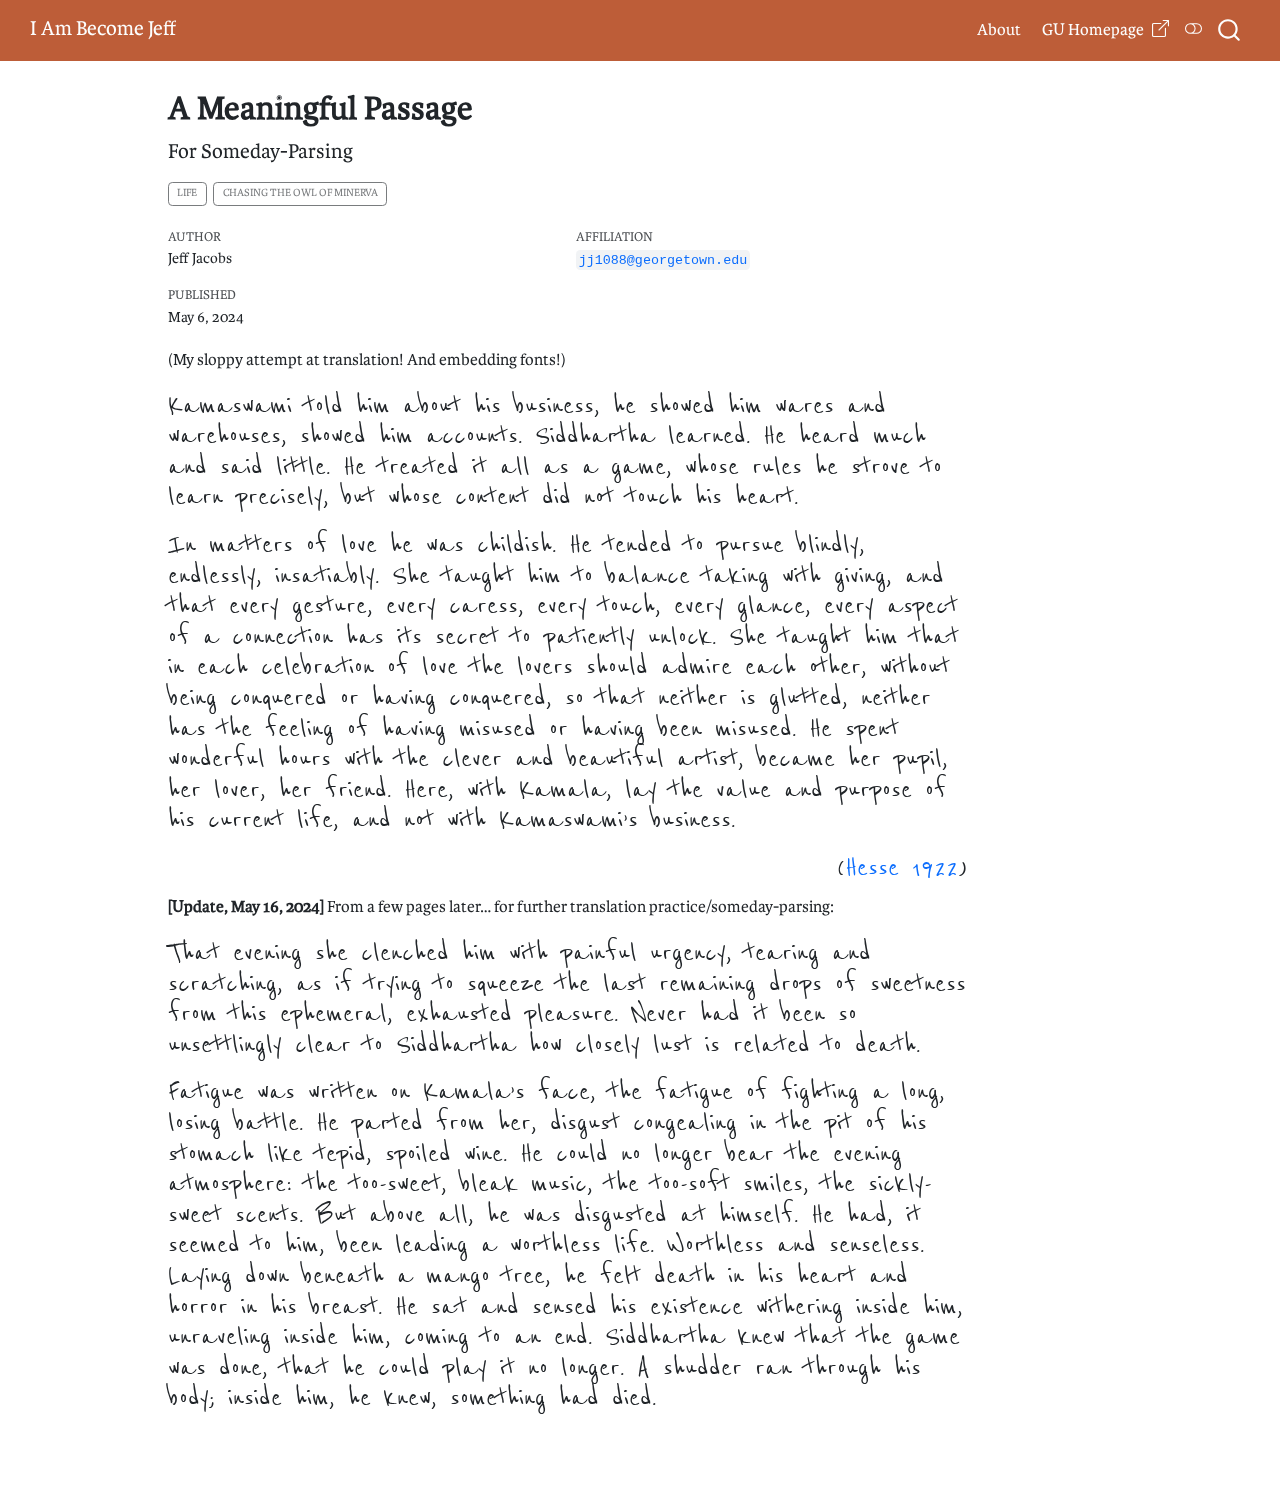
<file: docs/posts/2024-05-06-a-meaningful-passage/index.html>
<!DOCTYPE html>
<html xmlns="http://www.w3.org/1999/xhtml" lang="en" xml:lang="en"><head>

<meta charset="utf-8">
<meta name="generator" content="quarto-1.8.26">

<meta name="viewport" content="width=device-width, initial-scale=1.0, user-scalable=yes">

<meta name="author" content="Jeff Jacobs">
<meta name="dcterms.date" content="2024-05-06">

<title>A Meaningful Passage – I Am Become Jeff</title>
<style>
code{white-space: pre-wrap;}
span.smallcaps{font-variant: small-caps;}
div.columns{display: flex; gap: min(4vw, 1.5em);}
div.column{flex: auto; overflow-x: auto;}
div.hanging-indent{margin-left: 1.5em; text-indent: -1.5em;}
ul.task-list{list-style: none;}
ul.task-list li input[type="checkbox"] {
  width: 0.8em;
  margin: 0 0.8em 0.2em -1em; /* quarto-specific, see https://github.com/quarto-dev/quarto-cli/issues/4556 */ 
  vertical-align: middle;
}
/* CSS for citations */
div.csl-bib-body { }
div.csl-entry {
  clear: both;
  margin-bottom: 0em;
}
.hanging-indent div.csl-entry {
  margin-left:2em;
  text-indent:-2em;
}
div.csl-left-margin {
  min-width:2em;
  float:left;
}
div.csl-right-inline {
  margin-left:2em;
  padding-left:1em;
}
div.csl-indent {
  margin-left: 2em;
}</style>


<script src="../../site_libs/quarto-nav/quarto-nav.js"></script>
<script src="../../site_libs/clipboard/clipboard.min.js"></script>
<script src="../../site_libs/quarto-search/autocomplete.umd.js"></script>
<script src="../../site_libs/quarto-search/fuse.min.js"></script>
<script src="../../site_libs/quarto-search/quarto-search.js"></script>
<meta name="quarto:offset" content="../../">
<link href="../../favicon.png" rel="icon" type="image/png">
<script src="../../site_libs/quarto-html/quarto.js" type="module"></script>
<script src="../../site_libs/quarto-html/tabsets/tabsets.js" type="module"></script>
<script src="../../site_libs/quarto-html/axe/axe-check.js" type="module"></script>
<script src="../../site_libs/quarto-html/popper.min.js"></script>
<script src="../../site_libs/quarto-html/tippy.umd.min.js"></script>
<script src="../../site_libs/quarto-html/anchor.min.js"></script>
<link href="../../site_libs/quarto-html/tippy.css" rel="stylesheet">
<link href="../../site_libs/quarto-html/quarto-syntax-highlighting-587c61ba64f3a5504c4d52d930310e48.css" rel="stylesheet" class="quarto-color-scheme" id="quarto-text-highlighting-styles">
<link href="../../site_libs/quarto-html/quarto-syntax-highlighting-dark-b758ccaa5987ceb1b75504551e579abf.css" rel="stylesheet" class="quarto-color-scheme quarto-color-alternate" id="quarto-text-highlighting-styles">
<link href="../../site_libs/quarto-html/quarto-syntax-highlighting-587c61ba64f3a5504c4d52d930310e48.css" rel="stylesheet" class="quarto-color-scheme-extra" id="quarto-text-highlighting-styles">
<script src="../../site_libs/bootstrap/bootstrap.min.js"></script>
<link href="../../site_libs/bootstrap/bootstrap-icons.css" rel="stylesheet">
<link href="../../site_libs/bootstrap/bootstrap-05b0077c2f27bc7c80806a7e635f3014.min.css" rel="stylesheet" append-hash="true" class="quarto-color-scheme" id="quarto-bootstrap" data-mode="light">
<link href="../../site_libs/bootstrap/bootstrap-dark-a74786c31480e868977b1aa5f88d6b6d.min.css" rel="stylesheet" append-hash="true" class="quarto-color-scheme quarto-color-alternate" id="quarto-bootstrap" data-mode="dark">
<link href="../../site_libs/bootstrap/bootstrap-05b0077c2f27bc7c80806a7e635f3014.min.css" rel="stylesheet" append-hash="true" class="quarto-color-scheme-extra" id="quarto-bootstrap" data-mode="light">
<script id="quarto-search-options" type="application/json">{
  "location": "navbar",
  "copy-button": false,
  "collapse-after": 3,
  "panel-placement": "end",
  "type": "overlay",
  "limit": 50,
  "keyboard-shortcut": [
    "f",
    "/",
    "s"
  ],
  "show-item-context": false,
  "language": {
    "search-no-results-text": "No results",
    "search-matching-documents-text": "matching documents",
    "search-copy-link-title": "Copy link to search",
    "search-hide-matches-text": "Hide additional matches",
    "search-more-match-text": "more match in this document",
    "search-more-matches-text": "more matches in this document",
    "search-clear-button-title": "Clear",
    "search-text-placeholder": "",
    "search-detached-cancel-button-title": "Cancel",
    "search-submit-button-title": "Submit",
    "search-label": "Search"
  }
}</script>
<link rel="preconnect" href="https://fonts.googleapis.com"><link rel="preconnect" href="https://fonts.gstatic.com" crossorigin=""><link href="https://fonts.googleapis.com/css2?family=Reenie+Beanie&amp;display=swap" rel="stylesheet">


<link rel="stylesheet" href="../../styles.css">
</head>

<body class="nav-fixed quarto-light"><script id="quarto-html-before-body" type="application/javascript">
    const toggleBodyColorMode = (bsSheetEl) => {
      const mode = bsSheetEl.getAttribute("data-mode");
      const bodyEl = window.document.querySelector("body");
      if (mode === "dark") {
        bodyEl.classList.add("quarto-dark");
        bodyEl.classList.remove("quarto-light");
      } else {
        bodyEl.classList.add("quarto-light");
        bodyEl.classList.remove("quarto-dark");
      }
    }
    const toggleBodyColorPrimary = () => {
      const bsSheetEl = window.document.querySelector("link#quarto-bootstrap:not([rel=disabled-stylesheet])");
      if (bsSheetEl) {
        toggleBodyColorMode(bsSheetEl);
      }
    }
    const setColorSchemeToggle = (alternate) => {
      const toggles = window.document.querySelectorAll('.quarto-color-scheme-toggle');
      for (let i=0; i < toggles.length; i++) {
        const toggle = toggles[i];
        if (toggle) {
          if (alternate) {
            toggle.classList.add("alternate");
          } else {
            toggle.classList.remove("alternate");
          }
        }
      }
    };
    const toggleColorMode = (alternate) => {
      // Switch the stylesheets
      const primaryStylesheets = window.document.querySelectorAll('link.quarto-color-scheme:not(.quarto-color-alternate)');
      const alternateStylesheets = window.document.querySelectorAll('link.quarto-color-scheme.quarto-color-alternate');
      manageTransitions('#quarto-margin-sidebar .nav-link', false);
      if (alternate) {
        // note: dark is layered on light, we don't disable primary!
        enableStylesheet(alternateStylesheets);
        for (const sheetNode of alternateStylesheets) {
          if (sheetNode.id === "quarto-bootstrap") {
            toggleBodyColorMode(sheetNode);
          }
        }
      } else {
        disableStylesheet(alternateStylesheets);
        enableStylesheet(primaryStylesheets)
        toggleBodyColorPrimary();
      }
      manageTransitions('#quarto-margin-sidebar .nav-link', true);
      // Switch the toggles
      setColorSchemeToggle(alternate)
      // Hack to workaround the fact that safari doesn't
      // properly recolor the scrollbar when toggling (#1455)
      if (navigator.userAgent.indexOf('Safari') > 0 && navigator.userAgent.indexOf('Chrome') == -1) {
        manageTransitions("body", false);
        window.scrollTo(0, 1);
        setTimeout(() => {
          window.scrollTo(0, 0);
          manageTransitions("body", true);
        }, 40);
      }
    }
    const disableStylesheet = (stylesheets) => {
      for (let i=0; i < stylesheets.length; i++) {
        const stylesheet = stylesheets[i];
        stylesheet.rel = 'disabled-stylesheet';
      }
    }
    const enableStylesheet = (stylesheets) => {
      for (let i=0; i < stylesheets.length; i++) {
        const stylesheet = stylesheets[i];
        if(stylesheet.rel !== 'stylesheet') { // for Chrome, which will still FOUC without this check
          stylesheet.rel = 'stylesheet';
        }
      }
    }
    const manageTransitions = (selector, allowTransitions) => {
      const els = window.document.querySelectorAll(selector);
      for (let i=0; i < els.length; i++) {
        const el = els[i];
        if (allowTransitions) {
          el.classList.remove('notransition');
        } else {
          el.classList.add('notransition');
        }
      }
    }
    const isFileUrl = () => {
      return window.location.protocol === 'file:';
    }
    const hasAlternateSentinel = () => {
      let styleSentinel = getColorSchemeSentinel();
      if (styleSentinel !== null) {
        return styleSentinel === "alternate";
      } else {
        return false;
      }
    }
    const setStyleSentinel = (alternate) => {
      const value = alternate ? "alternate" : "default";
      if (!isFileUrl()) {
        window.localStorage.setItem("quarto-color-scheme", value);
      } else {
        localAlternateSentinel = value;
      }
    }
    const getColorSchemeSentinel = () => {
      if (!isFileUrl()) {
        const storageValue = window.localStorage.getItem("quarto-color-scheme");
        return storageValue != null ? storageValue : localAlternateSentinel;
      } else {
        return localAlternateSentinel;
      }
    }
    const toggleGiscusIfUsed = (isAlternate, darkModeDefault) => {
      const baseTheme = document.querySelector('#giscus-base-theme')?.value ?? 'light';
      const alternateTheme = document.querySelector('#giscus-alt-theme')?.value ?? 'dark';
      let newTheme = '';
      if(authorPrefersDark) {
        newTheme = isAlternate ? baseTheme : alternateTheme;
      } else {
        newTheme = isAlternate ? alternateTheme : baseTheme;
      }
      const changeGiscusTheme = () => {
        // From: https://github.com/giscus/giscus/issues/336
        const sendMessage = (message) => {
          const iframe = document.querySelector('iframe.giscus-frame');
          if (!iframe) return;
          iframe.contentWindow.postMessage({ giscus: message }, 'https://giscus.app');
        }
        sendMessage({
          setConfig: {
            theme: newTheme
          }
        });
      }
      const isGiscussLoaded = window.document.querySelector('iframe.giscus-frame') !== null;
      if (isGiscussLoaded) {
        changeGiscusTheme();
      }
    };
    const authorPrefersDark = false;
    const darkModeDefault = authorPrefersDark;
      document.querySelector('link#quarto-text-highlighting-styles.quarto-color-scheme-extra').rel = 'disabled-stylesheet';
      document.querySelector('link#quarto-bootstrap.quarto-color-scheme-extra').rel = 'disabled-stylesheet';
    let localAlternateSentinel = darkModeDefault ? 'alternate' : 'default';
    // Dark / light mode switch
    window.quartoToggleColorScheme = () => {
      // Read the current dark / light value
      let toAlternate = !hasAlternateSentinel();
      toggleColorMode(toAlternate);
      setStyleSentinel(toAlternate);
      toggleGiscusIfUsed(toAlternate, darkModeDefault);
      window.dispatchEvent(new Event('resize'));
    };
    // Switch to dark mode if need be
    if (hasAlternateSentinel()) {
      toggleColorMode(true);
    } else {
      toggleColorMode(false);
    }
  </script>

<div id="quarto-search-results"></div>
  <header id="quarto-header" class="headroom fixed-top">
    <nav class="navbar navbar-expand-lg " data-bs-theme="dark">
      <div class="navbar-container container-fluid">
      <div class="navbar-brand-container mx-auto">
    <a class="navbar-brand" href="../../index.html">
    <span class="navbar-title">I Am Become Jeff</span>
    </a>
  </div>
            <div id="quarto-search" class="" title="Search"></div>
          <button class="navbar-toggler" type="button" data-bs-toggle="collapse" data-bs-target="#navbarCollapse" aria-controls="navbarCollapse" role="menu" aria-expanded="false" aria-label="Toggle navigation" onclick="if (window.quartoToggleHeadroom) { window.quartoToggleHeadroom(); }">
  <span class="navbar-toggler-icon"></span>
</button>
          <div class="collapse navbar-collapse" id="navbarCollapse">
            <ul class="navbar-nav navbar-nav-scroll ms-auto">
  <li class="nav-item">
    <a class="nav-link" href="../../about.html"> 
<span class="menu-text">About</span></a>
  </li>  
  <li class="nav-item">
    <a class="nav-link" href="https://jpj.georgetown.domains"> 
<span class="menu-text">GU Homepage<i class="bi bi-box-arrow-up-right ps-2"></i></span></a>
  </li>  
</ul>
          </div> <!-- /navcollapse -->
            <div class="quarto-navbar-tools">
  <a href="" class="quarto-color-scheme-toggle quarto-navigation-tool  px-1" onclick="window.quartoToggleColorScheme(); return false;" title="Toggle dark mode"><i class="bi"></i></a>
</div>
      </div> <!-- /container-fluid -->
    </nav>
</header>
<!-- content -->
<div id="quarto-content" class="quarto-container page-columns page-rows-contents page-layout-article page-navbar">
<!-- sidebar -->
<!-- margin-sidebar -->
    <div id="quarto-margin-sidebar" class="sidebar margin-sidebar zindex-bottom">
        
    </div>
<!-- main -->
<main class="content" id="quarto-document-content">


<header id="title-block-header" class="quarto-title-block default">
<div class="quarto-title">
<h1 class="title">A Meaningful Passage</h1>
<p class="subtitle lead">For Someday-Parsing</p>
  <div class="quarto-categories">
    <div class="quarto-category">Life</div>
    <div class="quarto-category">Chasing the Owl of Minerva</div>
  </div>
  </div>


<div class="quarto-title-meta-author">
  <div class="quarto-title-meta-heading">Author</div>
  <div class="quarto-title-meta-heading">Affiliation</div>
  
    <div class="quarto-title-meta-contents">
    <p class="author">Jeff Jacobs </p>
  </div>
  <div class="quarto-title-meta-contents">
        <p class="affiliation">
            <a href="mailto:jj1088@georgetown.edu" target="_blank"><code>jj1088@georgetown.edu</code></a>
          </p>
      </div>
  </div>

<div class="quarto-title-meta">

      
    <div>
    <div class="quarto-title-meta-heading">Published</div>
    <div class="quarto-title-meta-contents">
      <p class="date">May 6, 2024</p>
    </div>
  </div>
  
    
  </div>
  


</header>


<style>
.reenie-beanie-quote {
  font-family: "Reenie Beanie", cursive !important;
  font-weight: 500 !important;
  font-style: normal !important;
  font-size: 24pt !important;
  line-height: 1.8rem !important;
}
</style>
<p>(My sloppy attempt at translation! And embedding fonts!)</p>
<div class="reenie-beanie-quote">
<p>Kamaswami told him about his business, he showed him wares and warehouses, showed him accounts. Siddhartha learned. He heard much and said little. He treated it all as a game, whose rules he strove to learn precisely, but whose content did not touch his heart.</p>
<p>In matters of love he was childish. He tended to pursue blindly, endlessly, insatiably. She taught him to balance taking with giving, and that every gesture, every caress, every touch, every glance, every aspect of a connection has its secret to patiently unlock. She taught him that in each celebration of love the lovers should admire each other, without being conquered or having conquered, so that neither is glutted, neither has the feeling of having misused or having been misused. He spent wonderful hours with the clever and beautiful artist, became her pupil, her lover, her friend. Here, with Kamala, lay the value and purpose of his current life, and not with Kamaswami’s business.</p>
<div style="float: right;">
<span class="citation" data-cites="hesse_siddhartha_1922">(<a href="#ref-hesse_siddhartha_1922" role="doc-biblioref">Hesse 1922</a>)</span>
</div>
</div>
<p><br></p>
<p><strong>[Update, May 16, 2024]</strong> From a few pages later… for further translation practice/someday-parsing:</p>
<div class="reenie-beanie-quote">
<p>That evening she clenched him with painful urgency, tearing and scratching, as if trying to squeeze the last remaining drops of sweetness from this ephemeral, exhausted pleasure. Never had it been so unsettlingly clear to Siddhartha how closely lust is related to death.</p>
<p>Fatigue was written on Kamala’s face, the fatigue of fighting a long, losing battle. He parted from her, disgust congealing in the pit of his stomach like tepid, spoiled wine. He could no longer bear the evening atmosphere: the too-sweet, bleak music, the too-soft smiles, the sickly-sweet scents. But above all, he was disgusted at himself. He had, it seemed to him, been leading a worthless life. Worthless and senseless. Laying down beneath a mango tree, he felt death in his heart and horror in his breast. He sat and sensed his existence withering inside him, unraveling inside him, coming to an end. Siddhartha knew that the game was done, that he could play it no longer. A shudder ran through his body; inside him, he knew, something had died.</p>
</div>
<div class="hidden">
<div id="refs" class="references csl-bib-body hanging-indent" data-entry-spacing="0" role="list">
<div id="ref-hesse_siddhartha_1922" class="csl-entry" role="listitem">
Hesse, Hermann. 1922. <em>Siddhartha</em>. New Directions.
</div>
</div>
</div>



</main> <!-- /main -->
<script id="quarto-html-after-body" type="application/javascript">
  window.document.addEventListener("DOMContentLoaded", function (event) {
    // Ensure there is a toggle, if there isn't float one in the top right
    if (window.document.querySelector('.quarto-color-scheme-toggle') === null) {
      const a = window.document.createElement('a');
      a.classList.add('top-right');
      a.classList.add('quarto-color-scheme-toggle');
      a.href = "";
      a.onclick = function() { try { window.quartoToggleColorScheme(); } catch {} return false; };
      const i = window.document.createElement("i");
      i.classList.add('bi');
      a.appendChild(i);
      window.document.body.appendChild(a);
    }
    setColorSchemeToggle(hasAlternateSentinel())
    const icon = "";
    const anchorJS = new window.AnchorJS();
    anchorJS.options = {
      placement: 'right',
      icon: icon
    };
    anchorJS.add('.anchored');
    const isCodeAnnotation = (el) => {
      for (const clz of el.classList) {
        if (clz.startsWith('code-annotation-')) {                     
          return true;
        }
      }
      return false;
    }
    const onCopySuccess = function(e) {
      // button target
      const button = e.trigger;
      // don't keep focus
      button.blur();
      // flash "checked"
      button.classList.add('code-copy-button-checked');
      var currentTitle = button.getAttribute("title");
      button.setAttribute("title", "Copied!");
      let tooltip;
      if (window.bootstrap) {
        button.setAttribute("data-bs-toggle", "tooltip");
        button.setAttribute("data-bs-placement", "left");
        button.setAttribute("data-bs-title", "Copied!");
        tooltip = new bootstrap.Tooltip(button, 
          { trigger: "manual", 
            customClass: "code-copy-button-tooltip",
            offset: [0, -8]});
        tooltip.show();    
      }
      setTimeout(function() {
        if (tooltip) {
          tooltip.hide();
          button.removeAttribute("data-bs-title");
          button.removeAttribute("data-bs-toggle");
          button.removeAttribute("data-bs-placement");
        }
        button.setAttribute("title", currentTitle);
        button.classList.remove('code-copy-button-checked');
      }, 1000);
      // clear code selection
      e.clearSelection();
    }
    const getTextToCopy = function(trigger) {
      const outerScaffold = trigger.parentElement.cloneNode(true);
      const codeEl = outerScaffold.querySelector('code');
      for (const childEl of codeEl.children) {
        if (isCodeAnnotation(childEl)) {
          childEl.remove();
        }
      }
      return codeEl.innerText;
    }
    const clipboard = new window.ClipboardJS('.code-copy-button:not([data-in-quarto-modal])', {
      text: getTextToCopy
    });
    clipboard.on('success', onCopySuccess);
    if (window.document.getElementById('quarto-embedded-source-code-modal')) {
      const clipboardModal = new window.ClipboardJS('.code-copy-button[data-in-quarto-modal]', {
        text: getTextToCopy,
        container: window.document.getElementById('quarto-embedded-source-code-modal')
      });
      clipboardModal.on('success', onCopySuccess);
    }
      var localhostRegex = new RegExp(/^(?:http|https):\/\/localhost\:?[0-9]*\//);
      var mailtoRegex = new RegExp(/^mailto:/);
        var filterRegex = new RegExp('/' + window.location.host + '/');
      var isInternal = (href) => {
          return filterRegex.test(href) || localhostRegex.test(href) || mailtoRegex.test(href);
      }
      // Inspect non-navigation links and adorn them if external
     var links = window.document.querySelectorAll('a[href]:not(.nav-link):not(.navbar-brand):not(.toc-action):not(.sidebar-link):not(.sidebar-item-toggle):not(.pagination-link):not(.no-external):not([aria-hidden]):not(.dropdown-item):not(.quarto-navigation-tool):not(.about-link)');
      for (var i=0; i<links.length; i++) {
        const link = links[i];
        if (!isInternal(link.href)) {
          // undo the damage that might have been done by quarto-nav.js in the case of
          // links that we want to consider external
          if (link.dataset.originalHref !== undefined) {
            link.href = link.dataset.originalHref;
          }
        }
      }
    function tippyHover(el, contentFn, onTriggerFn, onUntriggerFn) {
      const config = {
        allowHTML: true,
        maxWidth: 500,
        delay: 100,
        arrow: false,
        appendTo: function(el) {
            return el.parentElement;
        },
        interactive: true,
        interactiveBorder: 10,
        theme: 'quarto',
        placement: 'bottom-start',
      };
      if (contentFn) {
        config.content = contentFn;
      }
      if (onTriggerFn) {
        config.onTrigger = onTriggerFn;
      }
      if (onUntriggerFn) {
        config.onUntrigger = onUntriggerFn;
      }
      window.tippy(el, config); 
    }
    const noterefs = window.document.querySelectorAll('a[role="doc-noteref"]');
    for (var i=0; i<noterefs.length; i++) {
      const ref = noterefs[i];
      tippyHover(ref, function() {
        // use id or data attribute instead here
        let href = ref.getAttribute('data-footnote-href') || ref.getAttribute('href');
        try { href = new URL(href).hash; } catch {}
        const id = href.replace(/^#\/?/, "");
        const note = window.document.getElementById(id);
        if (note) {
          return note.innerHTML;
        } else {
          return "";
        }
      });
    }
    const xrefs = window.document.querySelectorAll('a.quarto-xref');
    const processXRef = (id, note) => {
      // Strip column container classes
      const stripColumnClz = (el) => {
        el.classList.remove("page-full", "page-columns");
        if (el.children) {
          for (const child of el.children) {
            stripColumnClz(child);
          }
        }
      }
      stripColumnClz(note)
      if (id === null || id.startsWith('sec-')) {
        // Special case sections, only their first couple elements
        const container = document.createElement("div");
        if (note.children && note.children.length > 2) {
          container.appendChild(note.children[0].cloneNode(true));
          for (let i = 1; i < note.children.length; i++) {
            const child = note.children[i];
            if (child.tagName === "P" && child.innerText === "") {
              continue;
            } else {
              container.appendChild(child.cloneNode(true));
              break;
            }
          }
          if (window.Quarto?.typesetMath) {
            window.Quarto.typesetMath(container);
          }
          return container.innerHTML
        } else {
          if (window.Quarto?.typesetMath) {
            window.Quarto.typesetMath(note);
          }
          return note.innerHTML;
        }
      } else {
        // Remove any anchor links if they are present
        const anchorLink = note.querySelector('a.anchorjs-link');
        if (anchorLink) {
          anchorLink.remove();
        }
        if (window.Quarto?.typesetMath) {
          window.Quarto.typesetMath(note);
        }
        if (note.classList.contains("callout")) {
          return note.outerHTML;
        } else {
          return note.innerHTML;
        }
      }
    }
    for (var i=0; i<xrefs.length; i++) {
      const xref = xrefs[i];
      tippyHover(xref, undefined, function(instance) {
        instance.disable();
        let url = xref.getAttribute('href');
        let hash = undefined; 
        if (url.startsWith('#')) {
          hash = url;
        } else {
          try { hash = new URL(url).hash; } catch {}
        }
        if (hash) {
          const id = hash.replace(/^#\/?/, "");
          const note = window.document.getElementById(id);
          if (note !== null) {
            try {
              const html = processXRef(id, note.cloneNode(true));
              instance.setContent(html);
            } finally {
              instance.enable();
              instance.show();
            }
          } else {
            // See if we can fetch this
            fetch(url.split('#')[0])
            .then(res => res.text())
            .then(html => {
              const parser = new DOMParser();
              const htmlDoc = parser.parseFromString(html, "text/html");
              const note = htmlDoc.getElementById(id);
              if (note !== null) {
                const html = processXRef(id, note);
                instance.setContent(html);
              } 
            }).finally(() => {
              instance.enable();
              instance.show();
            });
          }
        } else {
          // See if we can fetch a full url (with no hash to target)
          // This is a special case and we should probably do some content thinning / targeting
          fetch(url)
          .then(res => res.text())
          .then(html => {
            const parser = new DOMParser();
            const htmlDoc = parser.parseFromString(html, "text/html");
            const note = htmlDoc.querySelector('main.content');
            if (note !== null) {
              // This should only happen for chapter cross references
              // (since there is no id in the URL)
              // remove the first header
              if (note.children.length > 0 && note.children[0].tagName === "HEADER") {
                note.children[0].remove();
              }
              const html = processXRef(null, note);
              instance.setContent(html);
            } 
          }).finally(() => {
            instance.enable();
            instance.show();
          });
        }
      }, function(instance) {
      });
    }
        let selectedAnnoteEl;
        const selectorForAnnotation = ( cell, annotation) => {
          let cellAttr = 'data-code-cell="' + cell + '"';
          let lineAttr = 'data-code-annotation="' +  annotation + '"';
          const selector = 'span[' + cellAttr + '][' + lineAttr + ']';
          return selector;
        }
        const selectCodeLines = (annoteEl) => {
          const doc = window.document;
          const targetCell = annoteEl.getAttribute("data-target-cell");
          const targetAnnotation = annoteEl.getAttribute("data-target-annotation");
          const annoteSpan = window.document.querySelector(selectorForAnnotation(targetCell, targetAnnotation));
          const lines = annoteSpan.getAttribute("data-code-lines").split(",");
          const lineIds = lines.map((line) => {
            return targetCell + "-" + line;
          })
          let top = null;
          let height = null;
          let parent = null;
          if (lineIds.length > 0) {
              //compute the position of the single el (top and bottom and make a div)
              const el = window.document.getElementById(lineIds[0]);
              top = el.offsetTop;
              height = el.offsetHeight;
              parent = el.parentElement.parentElement;
            if (lineIds.length > 1) {
              const lastEl = window.document.getElementById(lineIds[lineIds.length - 1]);
              const bottom = lastEl.offsetTop + lastEl.offsetHeight;
              height = bottom - top;
            }
            if (top !== null && height !== null && parent !== null) {
              // cook up a div (if necessary) and position it 
              let div = window.document.getElementById("code-annotation-line-highlight");
              if (div === null) {
                div = window.document.createElement("div");
                div.setAttribute("id", "code-annotation-line-highlight");
                div.style.position = 'absolute';
                parent.appendChild(div);
              }
              div.style.top = top - 2 + "px";
              div.style.height = height + 4 + "px";
              div.style.left = 0;
              let gutterDiv = window.document.getElementById("code-annotation-line-highlight-gutter");
              if (gutterDiv === null) {
                gutterDiv = window.document.createElement("div");
                gutterDiv.setAttribute("id", "code-annotation-line-highlight-gutter");
                gutterDiv.style.position = 'absolute';
                const codeCell = window.document.getElementById(targetCell);
                const gutter = codeCell.querySelector('.code-annotation-gutter');
                gutter.appendChild(gutterDiv);
              }
              gutterDiv.style.top = top - 2 + "px";
              gutterDiv.style.height = height + 4 + "px";
            }
            selectedAnnoteEl = annoteEl;
          }
        };
        const unselectCodeLines = () => {
          const elementsIds = ["code-annotation-line-highlight", "code-annotation-line-highlight-gutter"];
          elementsIds.forEach((elId) => {
            const div = window.document.getElementById(elId);
            if (div) {
              div.remove();
            }
          });
          selectedAnnoteEl = undefined;
        };
          // Handle positioning of the toggle
      window.addEventListener(
        "resize",
        throttle(() => {
          elRect = undefined;
          if (selectedAnnoteEl) {
            selectCodeLines(selectedAnnoteEl);
          }
        }, 10)
      );
      function throttle(fn, ms) {
      let throttle = false;
      let timer;
        return (...args) => {
          if(!throttle) { // first call gets through
              fn.apply(this, args);
              throttle = true;
          } else { // all the others get throttled
              if(timer) clearTimeout(timer); // cancel #2
              timer = setTimeout(() => {
                fn.apply(this, args);
                timer = throttle = false;
              }, ms);
          }
        };
      }
        // Attach click handler to the DT
        const annoteDls = window.document.querySelectorAll('dt[data-target-cell]');
        for (const annoteDlNode of annoteDls) {
          annoteDlNode.addEventListener('click', (event) => {
            const clickedEl = event.target;
            if (clickedEl !== selectedAnnoteEl) {
              unselectCodeLines();
              const activeEl = window.document.querySelector('dt[data-target-cell].code-annotation-active');
              if (activeEl) {
                activeEl.classList.remove('code-annotation-active');
              }
              selectCodeLines(clickedEl);
              clickedEl.classList.add('code-annotation-active');
            } else {
              // Unselect the line
              unselectCodeLines();
              clickedEl.classList.remove('code-annotation-active');
            }
          });
        }
    const findCites = (el) => {
      const parentEl = el.parentElement;
      if (parentEl) {
        const cites = parentEl.dataset.cites;
        if (cites) {
          return {
            el,
            cites: cites.split(' ')
          };
        } else {
          return findCites(el.parentElement)
        }
      } else {
        return undefined;
      }
    };
    var bibliorefs = window.document.querySelectorAll('a[role="doc-biblioref"]');
    for (var i=0; i<bibliorefs.length; i++) {
      const ref = bibliorefs[i];
      const citeInfo = findCites(ref);
      if (citeInfo) {
        tippyHover(citeInfo.el, function() {
          var popup = window.document.createElement('div');
          citeInfo.cites.forEach(function(cite) {
            var citeDiv = window.document.createElement('div');
            citeDiv.classList.add('hanging-indent');
            citeDiv.classList.add('csl-entry');
            var biblioDiv = window.document.getElementById('ref-' + cite);
            if (biblioDiv) {
              citeDiv.innerHTML = biblioDiv.innerHTML;
            }
            popup.appendChild(citeDiv);
          });
          return popup.innerHTML;
        });
      }
    }
  });
  </script>
</div> <!-- /content -->




</body></html>
</file>
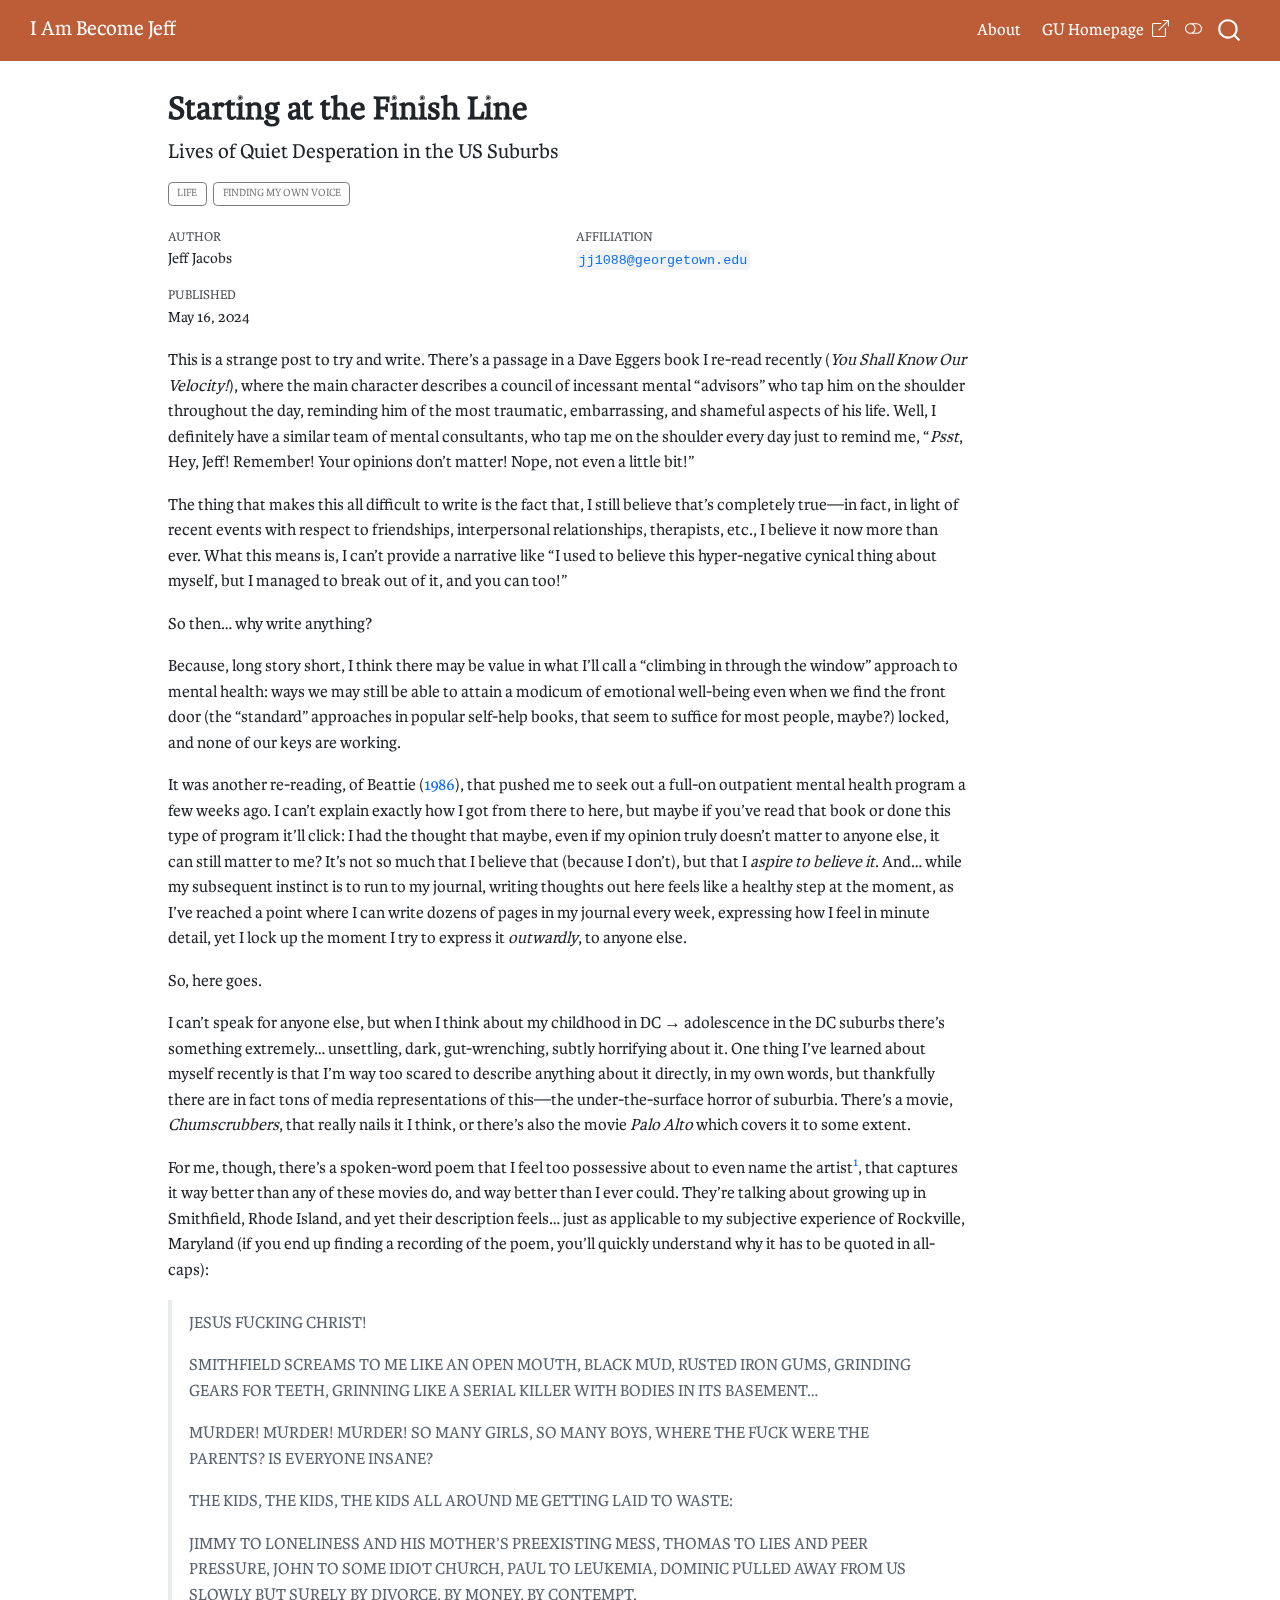
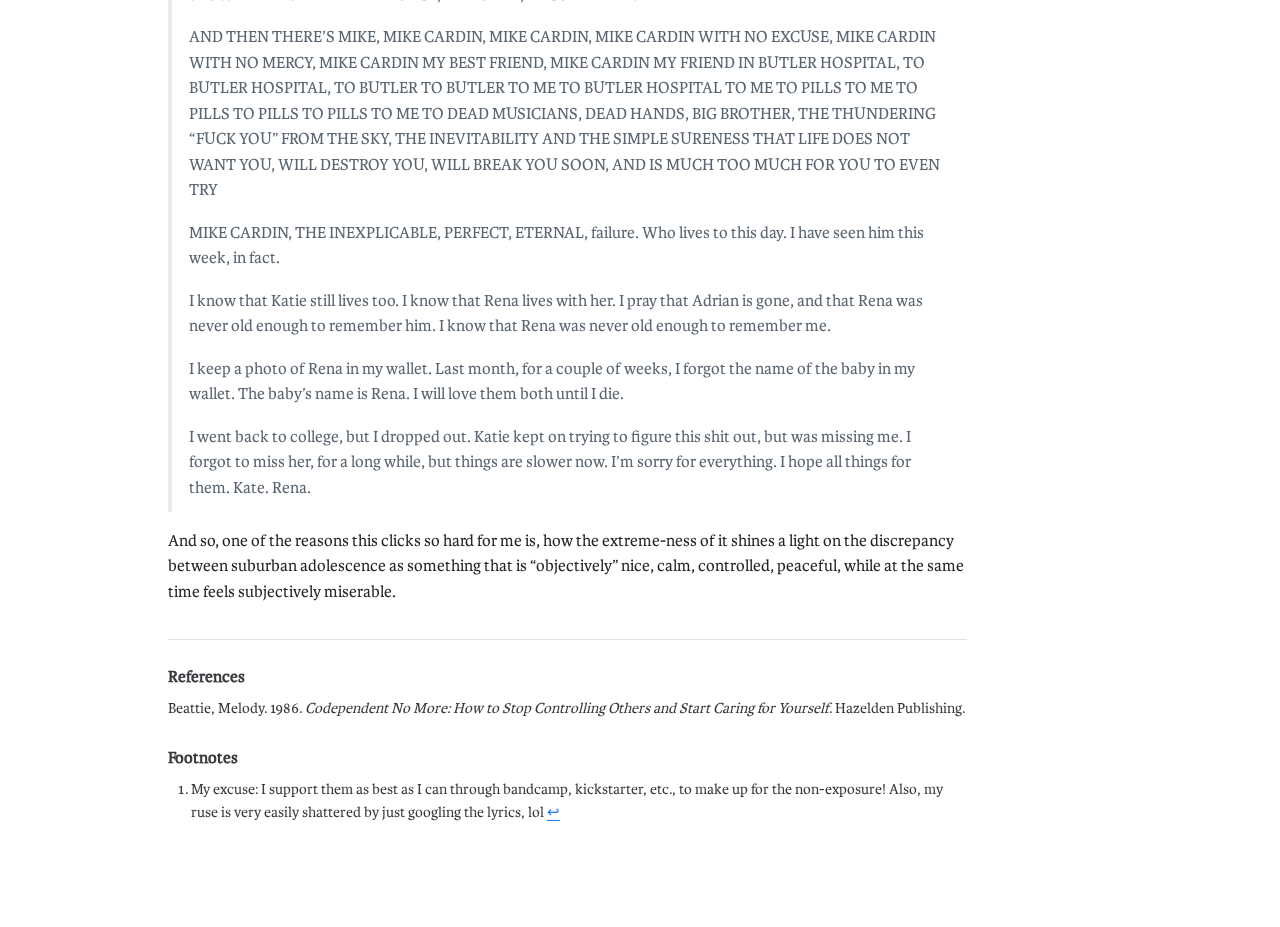
<file: docs/posts/2024-05-16-suburban-childhoods/index.html>
<!DOCTYPE html>
<html xmlns="http://www.w3.org/1999/xhtml" lang="en" xml:lang="en"><head>

<meta charset="utf-8">
<meta name="generator" content="quarto-1.8.26">

<meta name="viewport" content="width=device-width, initial-scale=1.0, user-scalable=yes">

<meta name="author" content="Jeff Jacobs">
<meta name="dcterms.date" content="2024-05-16">

<title>Starting at the Finish Line – I Am Become Jeff</title>
<style>
code{white-space: pre-wrap;}
span.smallcaps{font-variant: small-caps;}
div.columns{display: flex; gap: min(4vw, 1.5em);}
div.column{flex: auto; overflow-x: auto;}
div.hanging-indent{margin-left: 1.5em; text-indent: -1.5em;}
ul.task-list{list-style: none;}
ul.task-list li input[type="checkbox"] {
  width: 0.8em;
  margin: 0 0.8em 0.2em -1em; /* quarto-specific, see https://github.com/quarto-dev/quarto-cli/issues/4556 */ 
  vertical-align: middle;
}
/* CSS for citations */
div.csl-bib-body { }
div.csl-entry {
  clear: both;
  margin-bottom: 0em;
}
.hanging-indent div.csl-entry {
  margin-left:2em;
  text-indent:-2em;
}
div.csl-left-margin {
  min-width:2em;
  float:left;
}
div.csl-right-inline {
  margin-left:2em;
  padding-left:1em;
}
div.csl-indent {
  margin-left: 2em;
}</style>


<script src="../../site_libs/quarto-nav/quarto-nav.js"></script>
<script src="../../site_libs/clipboard/clipboard.min.js"></script>
<script src="../../site_libs/quarto-search/autocomplete.umd.js"></script>
<script src="../../site_libs/quarto-search/fuse.min.js"></script>
<script src="../../site_libs/quarto-search/quarto-search.js"></script>
<meta name="quarto:offset" content="../../">
<link href="../../favicon.png" rel="icon" type="image/png">
<script src="../../site_libs/quarto-html/quarto.js" type="module"></script>
<script src="../../site_libs/quarto-html/tabsets/tabsets.js" type="module"></script>
<script src="../../site_libs/quarto-html/axe/axe-check.js" type="module"></script>
<script src="../../site_libs/quarto-html/popper.min.js"></script>
<script src="../../site_libs/quarto-html/tippy.umd.min.js"></script>
<script src="../../site_libs/quarto-html/anchor.min.js"></script>
<link href="../../site_libs/quarto-html/tippy.css" rel="stylesheet">
<link href="../../site_libs/quarto-html/quarto-syntax-highlighting-587c61ba64f3a5504c4d52d930310e48.css" rel="stylesheet" class="quarto-color-scheme" id="quarto-text-highlighting-styles">
<link href="../../site_libs/quarto-html/quarto-syntax-highlighting-dark-b758ccaa5987ceb1b75504551e579abf.css" rel="stylesheet" class="quarto-color-scheme quarto-color-alternate" id="quarto-text-highlighting-styles">
<link href="../../site_libs/quarto-html/quarto-syntax-highlighting-587c61ba64f3a5504c4d52d930310e48.css" rel="stylesheet" class="quarto-color-scheme-extra" id="quarto-text-highlighting-styles">
<script src="../../site_libs/bootstrap/bootstrap.min.js"></script>
<link href="../../site_libs/bootstrap/bootstrap-icons.css" rel="stylesheet">
<link href="../../site_libs/bootstrap/bootstrap-05b0077c2f27bc7c80806a7e635f3014.min.css" rel="stylesheet" append-hash="true" class="quarto-color-scheme" id="quarto-bootstrap" data-mode="light">
<link href="../../site_libs/bootstrap/bootstrap-dark-a74786c31480e868977b1aa5f88d6b6d.min.css" rel="stylesheet" append-hash="true" class="quarto-color-scheme quarto-color-alternate" id="quarto-bootstrap" data-mode="dark">
<link href="../../site_libs/bootstrap/bootstrap-05b0077c2f27bc7c80806a7e635f3014.min.css" rel="stylesheet" append-hash="true" class="quarto-color-scheme-extra" id="quarto-bootstrap" data-mode="light">
<script id="quarto-search-options" type="application/json">{
  "location": "navbar",
  "copy-button": false,
  "collapse-after": 3,
  "panel-placement": "end",
  "type": "overlay",
  "limit": 50,
  "keyboard-shortcut": [
    "f",
    "/",
    "s"
  ],
  "show-item-context": false,
  "language": {
    "search-no-results-text": "No results",
    "search-matching-documents-text": "matching documents",
    "search-copy-link-title": "Copy link to search",
    "search-hide-matches-text": "Hide additional matches",
    "search-more-match-text": "more match in this document",
    "search-more-matches-text": "more matches in this document",
    "search-clear-button-title": "Clear",
    "search-text-placeholder": "",
    "search-detached-cancel-button-title": "Cancel",
    "search-submit-button-title": "Submit",
    "search-label": "Search"
  }
}</script>
<link rel="preconnect" href="https://fonts.googleapis.com"><link rel="preconnect" href="https://fonts.gstatic.com" crossorigin=""><link href="https://fonts.googleapis.com/css2?family=Reenie+Beanie&amp;display=swap" rel="stylesheet">


<link rel="stylesheet" href="../../styles.css">
</head>

<body class="nav-fixed quarto-light"><script id="quarto-html-before-body" type="application/javascript">
    const toggleBodyColorMode = (bsSheetEl) => {
      const mode = bsSheetEl.getAttribute("data-mode");
      const bodyEl = window.document.querySelector("body");
      if (mode === "dark") {
        bodyEl.classList.add("quarto-dark");
        bodyEl.classList.remove("quarto-light");
      } else {
        bodyEl.classList.add("quarto-light");
        bodyEl.classList.remove("quarto-dark");
      }
    }
    const toggleBodyColorPrimary = () => {
      const bsSheetEl = window.document.querySelector("link#quarto-bootstrap:not([rel=disabled-stylesheet])");
      if (bsSheetEl) {
        toggleBodyColorMode(bsSheetEl);
      }
    }
    const setColorSchemeToggle = (alternate) => {
      const toggles = window.document.querySelectorAll('.quarto-color-scheme-toggle');
      for (let i=0; i < toggles.length; i++) {
        const toggle = toggles[i];
        if (toggle) {
          if (alternate) {
            toggle.classList.add("alternate");
          } else {
            toggle.classList.remove("alternate");
          }
        }
      }
    };
    const toggleColorMode = (alternate) => {
      // Switch the stylesheets
      const primaryStylesheets = window.document.querySelectorAll('link.quarto-color-scheme:not(.quarto-color-alternate)');
      const alternateStylesheets = window.document.querySelectorAll('link.quarto-color-scheme.quarto-color-alternate');
      manageTransitions('#quarto-margin-sidebar .nav-link', false);
      if (alternate) {
        // note: dark is layered on light, we don't disable primary!
        enableStylesheet(alternateStylesheets);
        for (const sheetNode of alternateStylesheets) {
          if (sheetNode.id === "quarto-bootstrap") {
            toggleBodyColorMode(sheetNode);
          }
        }
      } else {
        disableStylesheet(alternateStylesheets);
        enableStylesheet(primaryStylesheets)
        toggleBodyColorPrimary();
      }
      manageTransitions('#quarto-margin-sidebar .nav-link', true);
      // Switch the toggles
      setColorSchemeToggle(alternate)
      // Hack to workaround the fact that safari doesn't
      // properly recolor the scrollbar when toggling (#1455)
      if (navigator.userAgent.indexOf('Safari') > 0 && navigator.userAgent.indexOf('Chrome') == -1) {
        manageTransitions("body", false);
        window.scrollTo(0, 1);
        setTimeout(() => {
          window.scrollTo(0, 0);
          manageTransitions("body", true);
        }, 40);
      }
    }
    const disableStylesheet = (stylesheets) => {
      for (let i=0; i < stylesheets.length; i++) {
        const stylesheet = stylesheets[i];
        stylesheet.rel = 'disabled-stylesheet';
      }
    }
    const enableStylesheet = (stylesheets) => {
      for (let i=0; i < stylesheets.length; i++) {
        const stylesheet = stylesheets[i];
        if(stylesheet.rel !== 'stylesheet') { // for Chrome, which will still FOUC without this check
          stylesheet.rel = 'stylesheet';
        }
      }
    }
    const manageTransitions = (selector, allowTransitions) => {
      const els = window.document.querySelectorAll(selector);
      for (let i=0; i < els.length; i++) {
        const el = els[i];
        if (allowTransitions) {
          el.classList.remove('notransition');
        } else {
          el.classList.add('notransition');
        }
      }
    }
    const isFileUrl = () => {
      return window.location.protocol === 'file:';
    }
    const hasAlternateSentinel = () => {
      let styleSentinel = getColorSchemeSentinel();
      if (styleSentinel !== null) {
        return styleSentinel === "alternate";
      } else {
        return false;
      }
    }
    const setStyleSentinel = (alternate) => {
      const value = alternate ? "alternate" : "default";
      if (!isFileUrl()) {
        window.localStorage.setItem("quarto-color-scheme", value);
      } else {
        localAlternateSentinel = value;
      }
    }
    const getColorSchemeSentinel = () => {
      if (!isFileUrl()) {
        const storageValue = window.localStorage.getItem("quarto-color-scheme");
        return storageValue != null ? storageValue : localAlternateSentinel;
      } else {
        return localAlternateSentinel;
      }
    }
    const toggleGiscusIfUsed = (isAlternate, darkModeDefault) => {
      const baseTheme = document.querySelector('#giscus-base-theme')?.value ?? 'light';
      const alternateTheme = document.querySelector('#giscus-alt-theme')?.value ?? 'dark';
      let newTheme = '';
      if(authorPrefersDark) {
        newTheme = isAlternate ? baseTheme : alternateTheme;
      } else {
        newTheme = isAlternate ? alternateTheme : baseTheme;
      }
      const changeGiscusTheme = () => {
        // From: https://github.com/giscus/giscus/issues/336
        const sendMessage = (message) => {
          const iframe = document.querySelector('iframe.giscus-frame');
          if (!iframe) return;
          iframe.contentWindow.postMessage({ giscus: message }, 'https://giscus.app');
        }
        sendMessage({
          setConfig: {
            theme: newTheme
          }
        });
      }
      const isGiscussLoaded = window.document.querySelector('iframe.giscus-frame') !== null;
      if (isGiscussLoaded) {
        changeGiscusTheme();
      }
    };
    const authorPrefersDark = false;
    const darkModeDefault = authorPrefersDark;
      document.querySelector('link#quarto-text-highlighting-styles.quarto-color-scheme-extra').rel = 'disabled-stylesheet';
      document.querySelector('link#quarto-bootstrap.quarto-color-scheme-extra').rel = 'disabled-stylesheet';
    let localAlternateSentinel = darkModeDefault ? 'alternate' : 'default';
    // Dark / light mode switch
    window.quartoToggleColorScheme = () => {
      // Read the current dark / light value
      let toAlternate = !hasAlternateSentinel();
      toggleColorMode(toAlternate);
      setStyleSentinel(toAlternate);
      toggleGiscusIfUsed(toAlternate, darkModeDefault);
      window.dispatchEvent(new Event('resize'));
    };
    // Switch to dark mode if need be
    if (hasAlternateSentinel()) {
      toggleColorMode(true);
    } else {
      toggleColorMode(false);
    }
  </script>

<div id="quarto-search-results"></div>
  <header id="quarto-header" class="headroom fixed-top">
    <nav class="navbar navbar-expand-lg " data-bs-theme="dark">
      <div class="navbar-container container-fluid">
      <div class="navbar-brand-container mx-auto">
    <a class="navbar-brand" href="../../index.html">
    <span class="navbar-title">I Am Become Jeff</span>
    </a>
  </div>
            <div id="quarto-search" class="" title="Search"></div>
          <button class="navbar-toggler" type="button" data-bs-toggle="collapse" data-bs-target="#navbarCollapse" aria-controls="navbarCollapse" role="menu" aria-expanded="false" aria-label="Toggle navigation" onclick="if (window.quartoToggleHeadroom) { window.quartoToggleHeadroom(); }">
  <span class="navbar-toggler-icon"></span>
</button>
          <div class="collapse navbar-collapse" id="navbarCollapse">
            <ul class="navbar-nav navbar-nav-scroll ms-auto">
  <li class="nav-item">
    <a class="nav-link" href="../../about.html"> 
<span class="menu-text">About</span></a>
  </li>  
  <li class="nav-item">
    <a class="nav-link" href="https://jpj.georgetown.domains"> 
<span class="menu-text">GU Homepage<i class="bi bi-box-arrow-up-right ps-2"></i></span></a>
  </li>  
</ul>
          </div> <!-- /navcollapse -->
            <div class="quarto-navbar-tools">
  <a href="" class="quarto-color-scheme-toggle quarto-navigation-tool  px-1" onclick="window.quartoToggleColorScheme(); return false;" title="Toggle dark mode"><i class="bi"></i></a>
</div>
      </div> <!-- /container-fluid -->
    </nav>
</header>
<!-- content -->
<div id="quarto-content" class="quarto-container page-columns page-rows-contents page-layout-article page-navbar">
<!-- sidebar -->
<!-- margin-sidebar -->
    <div id="quarto-margin-sidebar" class="sidebar margin-sidebar zindex-bottom">
        
    </div>
<!-- main -->
<main class="content" id="quarto-document-content">


<header id="title-block-header" class="quarto-title-block default">
<div class="quarto-title">
<h1 class="title">Starting at the Finish Line</h1>
<p class="subtitle lead">Lives of Quiet Desperation in the US Suburbs</p>
  <div class="quarto-categories">
    <div class="quarto-category">Life</div>
    <div class="quarto-category">Finding My Own Voice</div>
  </div>
  </div>


<div class="quarto-title-meta-author">
  <div class="quarto-title-meta-heading">Author</div>
  <div class="quarto-title-meta-heading">Affiliation</div>
  
    <div class="quarto-title-meta-contents">
    <p class="author">Jeff Jacobs </p>
  </div>
  <div class="quarto-title-meta-contents">
        <p class="affiliation">
            <a href="mailto:jj1088@georgetown.edu" target="_blank"><code>jj1088@georgetown.edu</code></a>
          </p>
      </div>
  </div>

<div class="quarto-title-meta">

      
    <div>
    <div class="quarto-title-meta-heading">Published</div>
    <div class="quarto-title-meta-contents">
      <p class="date">May 16, 2024</p>
    </div>
  </div>
  
    
  </div>
  


</header>


<p>This is a strange post to try and write. There’s a passage in a Dave Eggers book I re-read recently (<em>You Shall Know Our Velocity!</em>), where the main character describes a council of incessant mental “advisors” who tap him on the shoulder throughout the day, reminding him of the most traumatic, embarrassing, and shameful aspects of his life. Well, I definitely have a similar team of mental consultants, who tap me on the shoulder every day just to remind me, “<em>Psst</em>, Hey, Jeff! Remember! Your opinions don’t matter! Nope, not even a little bit!”</p>
<p>The thing that makes this all difficult to write is the fact that, I still believe that’s completely true—in fact, in light of recent events with respect to friendships, interpersonal relationships, therapists, etc., I believe it now more than ever. What this means is, I can’t provide a narrative like “I used to believe this hyper-negative cynical thing about myself, but I managed to break out of it, and you can too!”</p>
<p>So then… why write anything?</p>
<p>Because, long story short, I think there may be value in what I’ll call a “climbing in through the window” approach to mental health: ways we may still be able to attain a modicum of emotional well-being even when we find the front door (the “standard” approaches in popular self-help books, that seem to suffice for most people, maybe?) locked, and none of our keys are working.</p>
<p>It was another re-reading, of <span class="citation" data-cites="beattie_codependent_1986">Beattie (<a href="#ref-beattie_codependent_1986" role="doc-biblioref">1986</a>)</span>, that pushed me to seek out a full-on outpatient mental health program a few weeks ago. I can’t explain exactly how I got from there to here, but maybe if you’ve read that book or done this type of program it’ll click: I had the thought that maybe, even if my opinion truly doesn’t matter to anyone else, it can still matter to me? It’s not so much that I believe that (because I don’t), but that I <em>aspire to believe it</em>. And… while my subsequent instinct is to run to my journal, writing thoughts out here feels like a healthy step at the moment, as I’ve reached a point where I can write dozens of pages in my journal every week, expressing how I feel in minute detail, yet I lock up the moment I try to express it <em>outwardly</em>, to anyone else.</p>
<p>So, here goes.</p>
<p>I can’t speak for anyone else, but when I think about my childhood in DC → adolescence in the DC suburbs there’s something extremely… unsettling, dark, gut-wrenching, subtly horrifying about it. One thing I’ve learned about myself recently is that I’m way too scared to describe anything about it directly, in my own words, but thankfully there are in fact tons of media representations of this—the under-the-surface horror of suburbia. There’s a movie, <em>Chumscrubbers</em>, that really nails it I think, or there’s also the movie <em>Palo Alto</em> which covers it to some extent.</p>
<p>For me, though, there’s a spoken-word poem that I feel too possessive about to even name the artist<a href="#fn1" class="footnote-ref" id="fnref1" role="doc-noteref"><sup>1</sup></a>, that captures it way better than any of these movies do, and way better than I ever could. They’re talking about growing up in Smithfield, Rhode Island, and yet their description feels… just as applicable to my subjective experience of Rockville, Maryland (if you end up finding a recording of the poem, you’ll quickly understand why it has to be quoted in all-caps):</p>
<blockquote class="blockquote">
<p>JESUS FUCKING CHRIST!</p>
<p>SMITHFIELD SCREAMS TO ME LIKE AN OPEN MOUTH, BLACK MUD, RUSTED IRON GUMS, GRINDING GEARS FOR TEETH, GRINNING LIKE A SERIAL KILLER WITH BODIES IN ITS BASEMENT…</p>
<p>MURDER! MURDER! MURDER! SO MANY GIRLS, SO MANY BOYS, WHERE THE FUCK WERE THE PARENTS? IS EVERYONE INSANE?</p>
<p>THE KIDS, THE KIDS, THE KIDS ALL AROUND ME GETTING LAID TO WASTE:</p>
<p>JIMMY TO LONELINESS AND HIS MOTHER’S PREEXISTING MESS, THOMAS TO LIES AND PEER PRESSURE, JOHN TO SOME IDIOT CHURCH, PAUL TO LEUKEMIA, DOMINIC PULLED AWAY FROM US SLOWLY BUT SURELY BY DIVORCE, BY MONEY, BY CONTEMPT.</p>
<p>AND THEN THERE’S MIKE, MIKE CARDIN, MIKE CARDIN, MIKE CARDIN WITH NO EXCUSE, MIKE CARDIN WITH NO MERCY, MIKE CARDIN MY BEST FRIEND, MIKE CARDIN MY FRIEND IN BUTLER HOSPITAL, TO BUTLER HOSPITAL, TO BUTLER TO BUTLER TO ME TO BUTLER HOSPITAL TO ME TO PILLS TO ME TO PILLS TO PILLS TO PILLS TO ME TO DEAD MUSICIANS, DEAD HANDS, BIG BROTHER, THE THUNDERING “FUCK YOU” FROM THE SKY, THE INEVITABILITY AND THE SIMPLE SURENESS THAT LIFE DOES NOT WANT YOU, WILL DESTROY YOU, WILL BREAK YOU SOON, AND IS MUCH TOO MUCH FOR YOU TO EVEN TRY</p>
<p>MIKE CARDIN, THE INEXPLICABLE, PERFECT, ETERNAL, failure. Who lives to this day. I have seen him this week, in fact.</p>
<p>I know that Katie still lives too. I know that Rena lives with her. I pray that Adrian is gone, and that Rena was never old enough to remember him. I know that Rena was never old enough to remember me.</p>
<p>I keep a photo of Rena in my wallet. Last month, for a couple of weeks, I forgot the name of the baby in my wallet. The baby’s name is Rena. I will love them both until I die.</p>
<p>I went back to college, but I dropped out. Katie kept on trying to figure this shit out, but was missing me. I forgot to miss her, for a long while, but things are slower now. I’m sorry for everything. I hope all things for them. Kate. Rena.</p>
</blockquote>
<p>And so, one of the reasons this clicks so hard for me is, how the extreme-ness of it shines a light on the discrepancy between suburban adolescence as something that is “objectively” nice, calm, controlled, peaceful, while at the same time feels subjectively miserable.</p>





<div id="quarto-appendix" class="default"><section class="quarto-appendix-contents" role="doc-bibliography" id="quarto-bibliography"><h2 class="anchored quarto-appendix-heading">References</h2><div id="refs" class="references csl-bib-body hanging-indent" data-entry-spacing="0" role="list">
<div id="ref-beattie_codependent_1986" class="csl-entry" role="listitem">
Beattie, Melody. 1986. <em>Codependent <span>No More</span>: <span>How</span> to <span>Stop Controlling Others</span> and <span>Start Caring</span> for <span>Yourself</span></em>. Hazelden Publishing.
</div>
</div></section><section id="footnotes" class="footnotes footnotes-end-of-document" role="doc-endnotes"><h2 class="anchored quarto-appendix-heading">Footnotes</h2>

<ol>
<li id="fn1"><p>My excuse: I support them as best as I can through bandcamp, kickstarter, etc., to make up for the non-exposure! Also, my ruse is very easily shattered by just googling the lyrics, lol<a href="#fnref1" class="footnote-back" role="doc-backlink">↩︎</a></p></li>
</ol>
</section></div></main> <!-- /main -->
<script id="quarto-html-after-body" type="application/javascript">
  window.document.addEventListener("DOMContentLoaded", function (event) {
    // Ensure there is a toggle, if there isn't float one in the top right
    if (window.document.querySelector('.quarto-color-scheme-toggle') === null) {
      const a = window.document.createElement('a');
      a.classList.add('top-right');
      a.classList.add('quarto-color-scheme-toggle');
      a.href = "";
      a.onclick = function() { try { window.quartoToggleColorScheme(); } catch {} return false; };
      const i = window.document.createElement("i");
      i.classList.add('bi');
      a.appendChild(i);
      window.document.body.appendChild(a);
    }
    setColorSchemeToggle(hasAlternateSentinel())
    const icon = "";
    const anchorJS = new window.AnchorJS();
    anchorJS.options = {
      placement: 'right',
      icon: icon
    };
    anchorJS.add('.anchored');
    const isCodeAnnotation = (el) => {
      for (const clz of el.classList) {
        if (clz.startsWith('code-annotation-')) {                     
          return true;
        }
      }
      return false;
    }
    const onCopySuccess = function(e) {
      // button target
      const button = e.trigger;
      // don't keep focus
      button.blur();
      // flash "checked"
      button.classList.add('code-copy-button-checked');
      var currentTitle = button.getAttribute("title");
      button.setAttribute("title", "Copied!");
      let tooltip;
      if (window.bootstrap) {
        button.setAttribute("data-bs-toggle", "tooltip");
        button.setAttribute("data-bs-placement", "left");
        button.setAttribute("data-bs-title", "Copied!");
        tooltip = new bootstrap.Tooltip(button, 
          { trigger: "manual", 
            customClass: "code-copy-button-tooltip",
            offset: [0, -8]});
        tooltip.show();    
      }
      setTimeout(function() {
        if (tooltip) {
          tooltip.hide();
          button.removeAttribute("data-bs-title");
          button.removeAttribute("data-bs-toggle");
          button.removeAttribute("data-bs-placement");
        }
        button.setAttribute("title", currentTitle);
        button.classList.remove('code-copy-button-checked');
      }, 1000);
      // clear code selection
      e.clearSelection();
    }
    const getTextToCopy = function(trigger) {
      const outerScaffold = trigger.parentElement.cloneNode(true);
      const codeEl = outerScaffold.querySelector('code');
      for (const childEl of codeEl.children) {
        if (isCodeAnnotation(childEl)) {
          childEl.remove();
        }
      }
      return codeEl.innerText;
    }
    const clipboard = new window.ClipboardJS('.code-copy-button:not([data-in-quarto-modal])', {
      text: getTextToCopy
    });
    clipboard.on('success', onCopySuccess);
    if (window.document.getElementById('quarto-embedded-source-code-modal')) {
      const clipboardModal = new window.ClipboardJS('.code-copy-button[data-in-quarto-modal]', {
        text: getTextToCopy,
        container: window.document.getElementById('quarto-embedded-source-code-modal')
      });
      clipboardModal.on('success', onCopySuccess);
    }
      var localhostRegex = new RegExp(/^(?:http|https):\/\/localhost\:?[0-9]*\//);
      var mailtoRegex = new RegExp(/^mailto:/);
        var filterRegex = new RegExp('/' + window.location.host + '/');
      var isInternal = (href) => {
          return filterRegex.test(href) || localhostRegex.test(href) || mailtoRegex.test(href);
      }
      // Inspect non-navigation links and adorn them if external
     var links = window.document.querySelectorAll('a[href]:not(.nav-link):not(.navbar-brand):not(.toc-action):not(.sidebar-link):not(.sidebar-item-toggle):not(.pagination-link):not(.no-external):not([aria-hidden]):not(.dropdown-item):not(.quarto-navigation-tool):not(.about-link)');
      for (var i=0; i<links.length; i++) {
        const link = links[i];
        if (!isInternal(link.href)) {
          // undo the damage that might have been done by quarto-nav.js in the case of
          // links that we want to consider external
          if (link.dataset.originalHref !== undefined) {
            link.href = link.dataset.originalHref;
          }
        }
      }
    function tippyHover(el, contentFn, onTriggerFn, onUntriggerFn) {
      const config = {
        allowHTML: true,
        maxWidth: 500,
        delay: 100,
        arrow: false,
        appendTo: function(el) {
            return el.parentElement;
        },
        interactive: true,
        interactiveBorder: 10,
        theme: 'quarto',
        placement: 'bottom-start',
      };
      if (contentFn) {
        config.content = contentFn;
      }
      if (onTriggerFn) {
        config.onTrigger = onTriggerFn;
      }
      if (onUntriggerFn) {
        config.onUntrigger = onUntriggerFn;
      }
      window.tippy(el, config); 
    }
    const noterefs = window.document.querySelectorAll('a[role="doc-noteref"]');
    for (var i=0; i<noterefs.length; i++) {
      const ref = noterefs[i];
      tippyHover(ref, function() {
        // use id or data attribute instead here
        let href = ref.getAttribute('data-footnote-href') || ref.getAttribute('href');
        try { href = new URL(href).hash; } catch {}
        const id = href.replace(/^#\/?/, "");
        const note = window.document.getElementById(id);
        if (note) {
          return note.innerHTML;
        } else {
          return "";
        }
      });
    }
    const xrefs = window.document.querySelectorAll('a.quarto-xref');
    const processXRef = (id, note) => {
      // Strip column container classes
      const stripColumnClz = (el) => {
        el.classList.remove("page-full", "page-columns");
        if (el.children) {
          for (const child of el.children) {
            stripColumnClz(child);
          }
        }
      }
      stripColumnClz(note)
      if (id === null || id.startsWith('sec-')) {
        // Special case sections, only their first couple elements
        const container = document.createElement("div");
        if (note.children && note.children.length > 2) {
          container.appendChild(note.children[0].cloneNode(true));
          for (let i = 1; i < note.children.length; i++) {
            const child = note.children[i];
            if (child.tagName === "P" && child.innerText === "") {
              continue;
            } else {
              container.appendChild(child.cloneNode(true));
              break;
            }
          }
          if (window.Quarto?.typesetMath) {
            window.Quarto.typesetMath(container);
          }
          return container.innerHTML
        } else {
          if (window.Quarto?.typesetMath) {
            window.Quarto.typesetMath(note);
          }
          return note.innerHTML;
        }
      } else {
        // Remove any anchor links if they are present
        const anchorLink = note.querySelector('a.anchorjs-link');
        if (anchorLink) {
          anchorLink.remove();
        }
        if (window.Quarto?.typesetMath) {
          window.Quarto.typesetMath(note);
        }
        if (note.classList.contains("callout")) {
          return note.outerHTML;
        } else {
          return note.innerHTML;
        }
      }
    }
    for (var i=0; i<xrefs.length; i++) {
      const xref = xrefs[i];
      tippyHover(xref, undefined, function(instance) {
        instance.disable();
        let url = xref.getAttribute('href');
        let hash = undefined; 
        if (url.startsWith('#')) {
          hash = url;
        } else {
          try { hash = new URL(url).hash; } catch {}
        }
        if (hash) {
          const id = hash.replace(/^#\/?/, "");
          const note = window.document.getElementById(id);
          if (note !== null) {
            try {
              const html = processXRef(id, note.cloneNode(true));
              instance.setContent(html);
            } finally {
              instance.enable();
              instance.show();
            }
          } else {
            // See if we can fetch this
            fetch(url.split('#')[0])
            .then(res => res.text())
            .then(html => {
              const parser = new DOMParser();
              const htmlDoc = parser.parseFromString(html, "text/html");
              const note = htmlDoc.getElementById(id);
              if (note !== null) {
                const html = processXRef(id, note);
                instance.setContent(html);
              } 
            }).finally(() => {
              instance.enable();
              instance.show();
            });
          }
        } else {
          // See if we can fetch a full url (with no hash to target)
          // This is a special case and we should probably do some content thinning / targeting
          fetch(url)
          .then(res => res.text())
          .then(html => {
            const parser = new DOMParser();
            const htmlDoc = parser.parseFromString(html, "text/html");
            const note = htmlDoc.querySelector('main.content');
            if (note !== null) {
              // This should only happen for chapter cross references
              // (since there is no id in the URL)
              // remove the first header
              if (note.children.length > 0 && note.children[0].tagName === "HEADER") {
                note.children[0].remove();
              }
              const html = processXRef(null, note);
              instance.setContent(html);
            } 
          }).finally(() => {
            instance.enable();
            instance.show();
          });
        }
      }, function(instance) {
      });
    }
        let selectedAnnoteEl;
        const selectorForAnnotation = ( cell, annotation) => {
          let cellAttr = 'data-code-cell="' + cell + '"';
          let lineAttr = 'data-code-annotation="' +  annotation + '"';
          const selector = 'span[' + cellAttr + '][' + lineAttr + ']';
          return selector;
        }
        const selectCodeLines = (annoteEl) => {
          const doc = window.document;
          const targetCell = annoteEl.getAttribute("data-target-cell");
          const targetAnnotation = annoteEl.getAttribute("data-target-annotation");
          const annoteSpan = window.document.querySelector(selectorForAnnotation(targetCell, targetAnnotation));
          const lines = annoteSpan.getAttribute("data-code-lines").split(",");
          const lineIds = lines.map((line) => {
            return targetCell + "-" + line;
          })
          let top = null;
          let height = null;
          let parent = null;
          if (lineIds.length > 0) {
              //compute the position of the single el (top and bottom and make a div)
              const el = window.document.getElementById(lineIds[0]);
              top = el.offsetTop;
              height = el.offsetHeight;
              parent = el.parentElement.parentElement;
            if (lineIds.length > 1) {
              const lastEl = window.document.getElementById(lineIds[lineIds.length - 1]);
              const bottom = lastEl.offsetTop + lastEl.offsetHeight;
              height = bottom - top;
            }
            if (top !== null && height !== null && parent !== null) {
              // cook up a div (if necessary) and position it 
              let div = window.document.getElementById("code-annotation-line-highlight");
              if (div === null) {
                div = window.document.createElement("div");
                div.setAttribute("id", "code-annotation-line-highlight");
                div.style.position = 'absolute';
                parent.appendChild(div);
              }
              div.style.top = top - 2 + "px";
              div.style.height = height + 4 + "px";
              div.style.left = 0;
              let gutterDiv = window.document.getElementById("code-annotation-line-highlight-gutter");
              if (gutterDiv === null) {
                gutterDiv = window.document.createElement("div");
                gutterDiv.setAttribute("id", "code-annotation-line-highlight-gutter");
                gutterDiv.style.position = 'absolute';
                const codeCell = window.document.getElementById(targetCell);
                const gutter = codeCell.querySelector('.code-annotation-gutter');
                gutter.appendChild(gutterDiv);
              }
              gutterDiv.style.top = top - 2 + "px";
              gutterDiv.style.height = height + 4 + "px";
            }
            selectedAnnoteEl = annoteEl;
          }
        };
        const unselectCodeLines = () => {
          const elementsIds = ["code-annotation-line-highlight", "code-annotation-line-highlight-gutter"];
          elementsIds.forEach((elId) => {
            const div = window.document.getElementById(elId);
            if (div) {
              div.remove();
            }
          });
          selectedAnnoteEl = undefined;
        };
          // Handle positioning of the toggle
      window.addEventListener(
        "resize",
        throttle(() => {
          elRect = undefined;
          if (selectedAnnoteEl) {
            selectCodeLines(selectedAnnoteEl);
          }
        }, 10)
      );
      function throttle(fn, ms) {
      let throttle = false;
      let timer;
        return (...args) => {
          if(!throttle) { // first call gets through
              fn.apply(this, args);
              throttle = true;
          } else { // all the others get throttled
              if(timer) clearTimeout(timer); // cancel #2
              timer = setTimeout(() => {
                fn.apply(this, args);
                timer = throttle = false;
              }, ms);
          }
        };
      }
        // Attach click handler to the DT
        const annoteDls = window.document.querySelectorAll('dt[data-target-cell]');
        for (const annoteDlNode of annoteDls) {
          annoteDlNode.addEventListener('click', (event) => {
            const clickedEl = event.target;
            if (clickedEl !== selectedAnnoteEl) {
              unselectCodeLines();
              const activeEl = window.document.querySelector('dt[data-target-cell].code-annotation-active');
              if (activeEl) {
                activeEl.classList.remove('code-annotation-active');
              }
              selectCodeLines(clickedEl);
              clickedEl.classList.add('code-annotation-active');
            } else {
              // Unselect the line
              unselectCodeLines();
              clickedEl.classList.remove('code-annotation-active');
            }
          });
        }
    const findCites = (el) => {
      const parentEl = el.parentElement;
      if (parentEl) {
        const cites = parentEl.dataset.cites;
        if (cites) {
          return {
            el,
            cites: cites.split(' ')
          };
        } else {
          return findCites(el.parentElement)
        }
      } else {
        return undefined;
      }
    };
    var bibliorefs = window.document.querySelectorAll('a[role="doc-biblioref"]');
    for (var i=0; i<bibliorefs.length; i++) {
      const ref = bibliorefs[i];
      const citeInfo = findCites(ref);
      if (citeInfo) {
        tippyHover(citeInfo.el, function() {
          var popup = window.document.createElement('div');
          citeInfo.cites.forEach(function(cite) {
            var citeDiv = window.document.createElement('div');
            citeDiv.classList.add('hanging-indent');
            citeDiv.classList.add('csl-entry');
            var biblioDiv = window.document.getElementById('ref-' + cite);
            if (biblioDiv) {
              citeDiv.innerHTML = biblioDiv.innerHTML;
            }
            popup.appendChild(citeDiv);
          });
          return popup.innerHTML;
        });
      }
    }
  });
  </script>
</div> <!-- /content -->




</body></html>
</file>
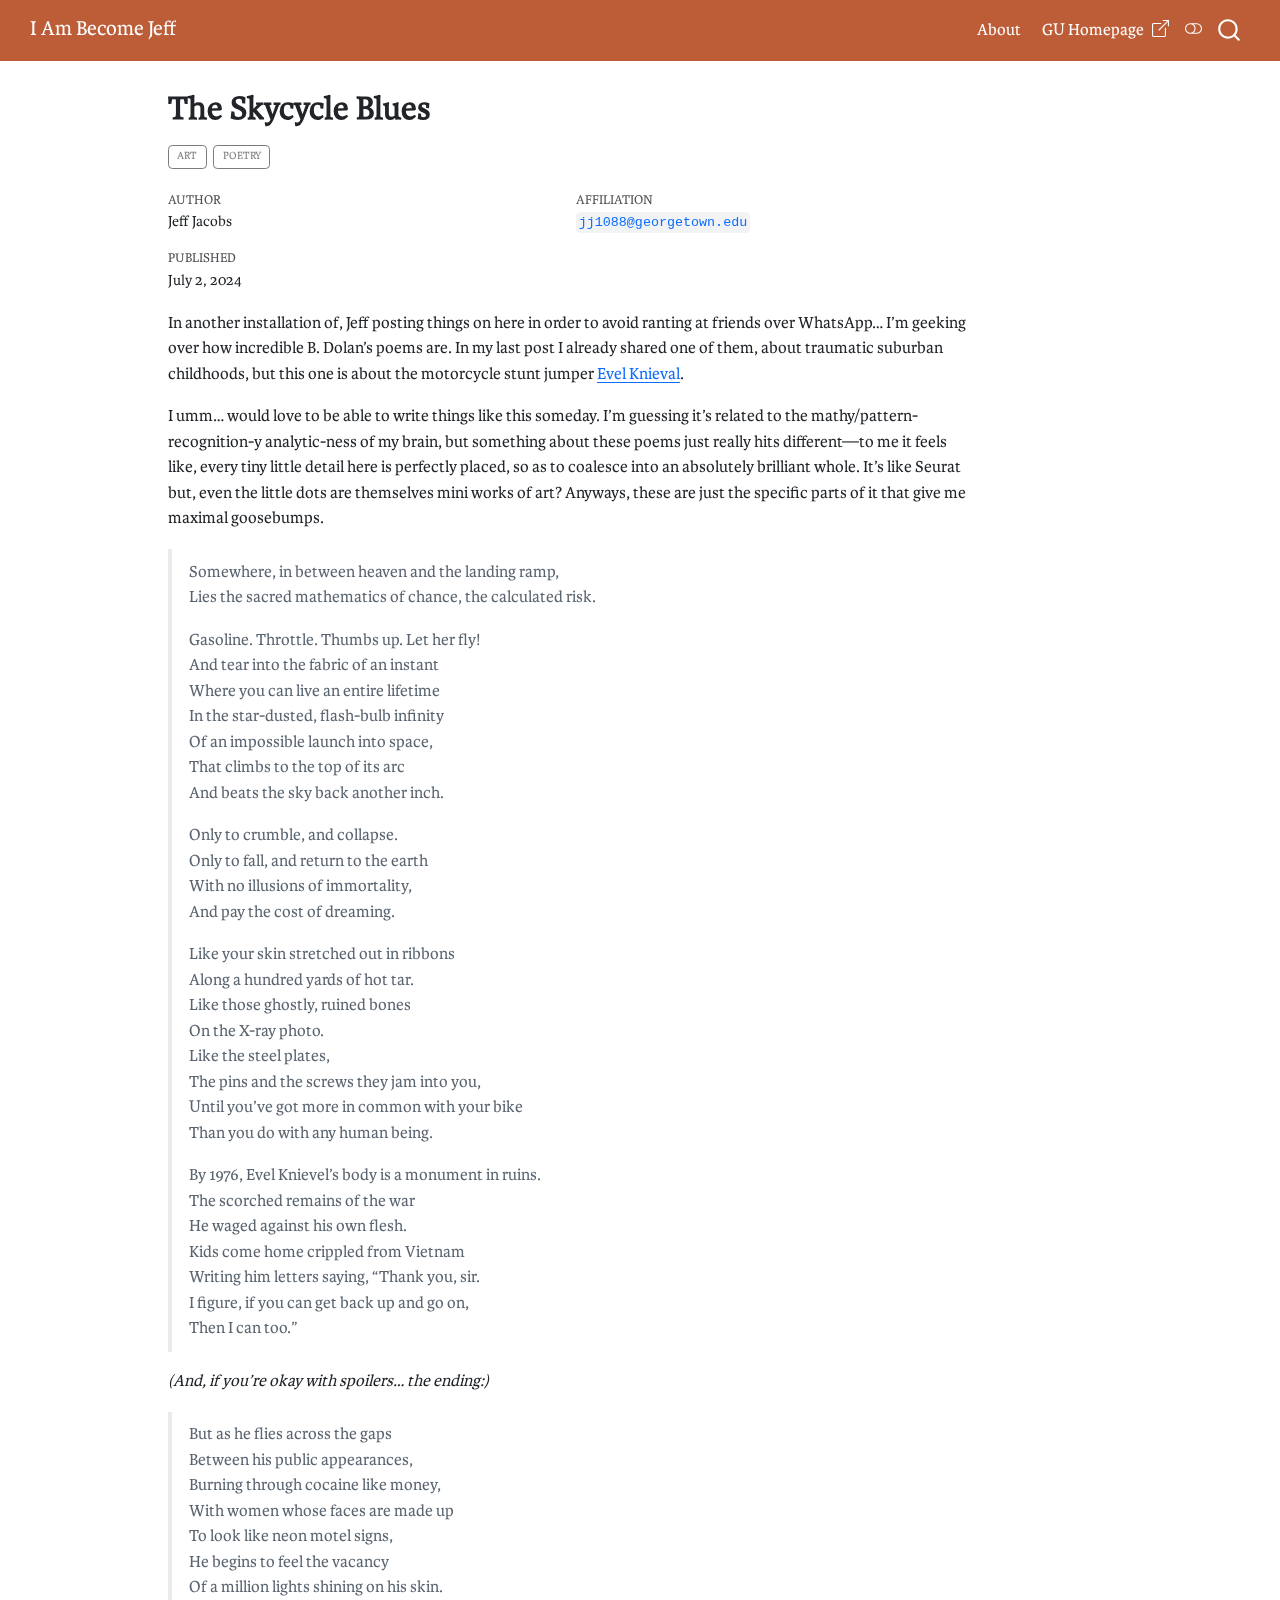
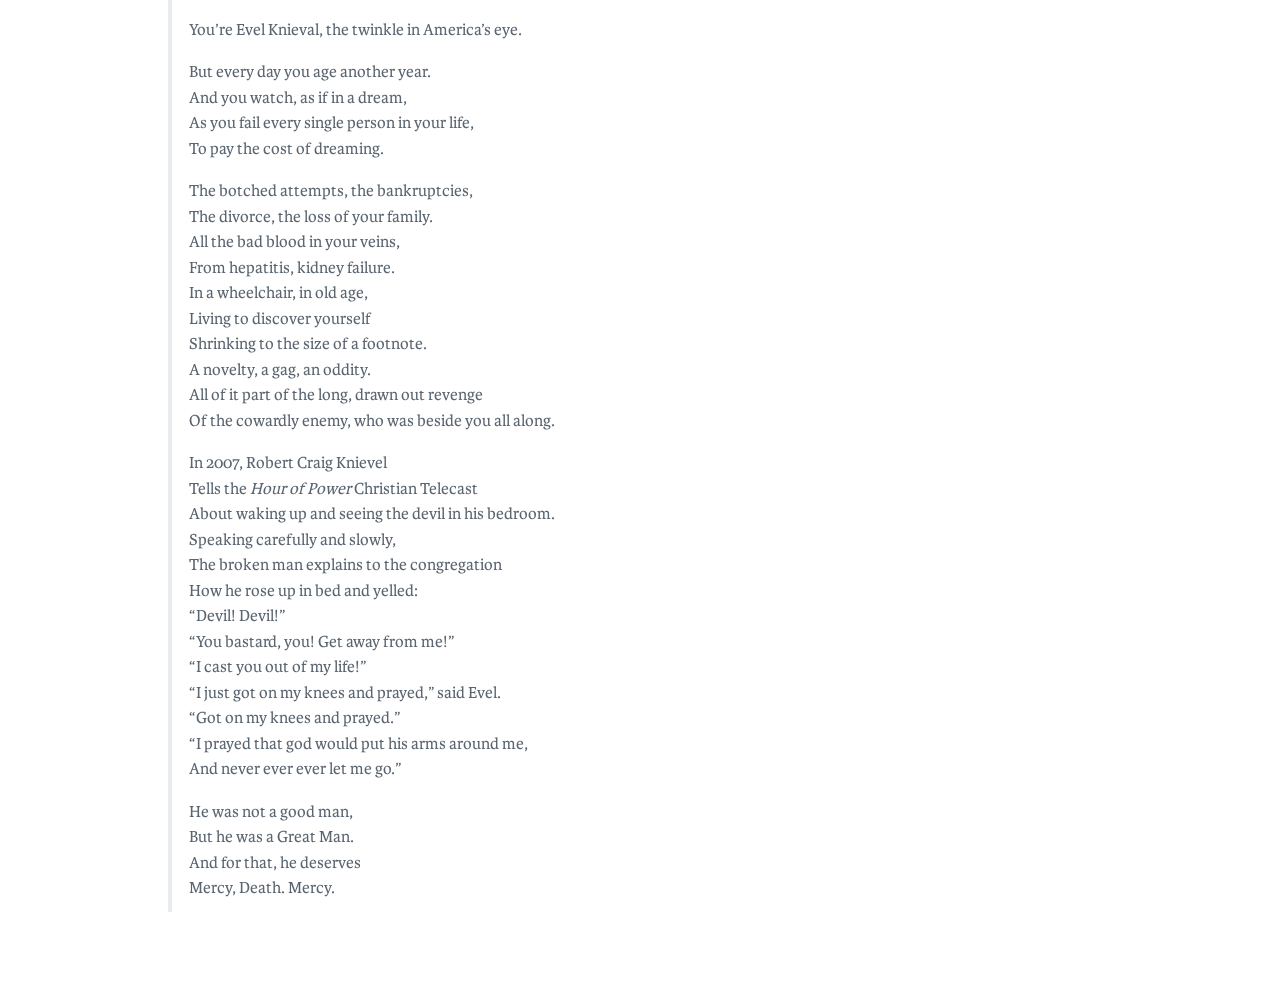
<file: docs/posts/2024-07-02-knieval/index.html>
<!DOCTYPE html>
<html xmlns="http://www.w3.org/1999/xhtml" lang="en" xml:lang="en"><head>

<meta charset="utf-8">
<meta name="generator" content="quarto-1.8.26">

<meta name="viewport" content="width=device-width, initial-scale=1.0, user-scalable=yes">

<meta name="author" content="Jeff Jacobs">
<meta name="dcterms.date" content="2024-07-02">

<title>The Skycycle Blues – I Am Become Jeff</title>
<style>
code{white-space: pre-wrap;}
span.smallcaps{font-variant: small-caps;}
div.columns{display: flex; gap: min(4vw, 1.5em);}
div.column{flex: auto; overflow-x: auto;}
div.hanging-indent{margin-left: 1.5em; text-indent: -1.5em;}
ul.task-list{list-style: none;}
ul.task-list li input[type="checkbox"] {
  width: 0.8em;
  margin: 0 0.8em 0.2em -1em; /* quarto-specific, see https://github.com/quarto-dev/quarto-cli/issues/4556 */ 
  vertical-align: middle;
}
</style>


<script src="../../site_libs/quarto-nav/quarto-nav.js"></script>
<script src="../../site_libs/clipboard/clipboard.min.js"></script>
<script src="../../site_libs/quarto-search/autocomplete.umd.js"></script>
<script src="../../site_libs/quarto-search/fuse.min.js"></script>
<script src="../../site_libs/quarto-search/quarto-search.js"></script>
<meta name="quarto:offset" content="../../">
<link href="../../favicon.png" rel="icon" type="image/png">
<script src="../../site_libs/quarto-html/quarto.js" type="module"></script>
<script src="../../site_libs/quarto-html/tabsets/tabsets.js" type="module"></script>
<script src="../../site_libs/quarto-html/axe/axe-check.js" type="module"></script>
<script src="../../site_libs/quarto-html/popper.min.js"></script>
<script src="../../site_libs/quarto-html/tippy.umd.min.js"></script>
<script src="../../site_libs/quarto-html/anchor.min.js"></script>
<link href="../../site_libs/quarto-html/tippy.css" rel="stylesheet">
<link href="../../site_libs/quarto-html/quarto-syntax-highlighting-587c61ba64f3a5504c4d52d930310e48.css" rel="stylesheet" class="quarto-color-scheme" id="quarto-text-highlighting-styles">
<link href="../../site_libs/quarto-html/quarto-syntax-highlighting-dark-b758ccaa5987ceb1b75504551e579abf.css" rel="stylesheet" class="quarto-color-scheme quarto-color-alternate" id="quarto-text-highlighting-styles">
<link href="../../site_libs/quarto-html/quarto-syntax-highlighting-587c61ba64f3a5504c4d52d930310e48.css" rel="stylesheet" class="quarto-color-scheme-extra" id="quarto-text-highlighting-styles">
<script src="../../site_libs/bootstrap/bootstrap.min.js"></script>
<link href="../../site_libs/bootstrap/bootstrap-icons.css" rel="stylesheet">
<link href="../../site_libs/bootstrap/bootstrap-05b0077c2f27bc7c80806a7e635f3014.min.css" rel="stylesheet" append-hash="true" class="quarto-color-scheme" id="quarto-bootstrap" data-mode="light">
<link href="../../site_libs/bootstrap/bootstrap-dark-a74786c31480e868977b1aa5f88d6b6d.min.css" rel="stylesheet" append-hash="true" class="quarto-color-scheme quarto-color-alternate" id="quarto-bootstrap" data-mode="dark">
<link href="../../site_libs/bootstrap/bootstrap-05b0077c2f27bc7c80806a7e635f3014.min.css" rel="stylesheet" append-hash="true" class="quarto-color-scheme-extra" id="quarto-bootstrap" data-mode="light">
<script id="quarto-search-options" type="application/json">{
  "location": "navbar",
  "copy-button": false,
  "collapse-after": 3,
  "panel-placement": "end",
  "type": "overlay",
  "limit": 50,
  "keyboard-shortcut": [
    "f",
    "/",
    "s"
  ],
  "show-item-context": false,
  "language": {
    "search-no-results-text": "No results",
    "search-matching-documents-text": "matching documents",
    "search-copy-link-title": "Copy link to search",
    "search-hide-matches-text": "Hide additional matches",
    "search-more-match-text": "more match in this document",
    "search-more-matches-text": "more matches in this document",
    "search-clear-button-title": "Clear",
    "search-text-placeholder": "",
    "search-detached-cancel-button-title": "Cancel",
    "search-submit-button-title": "Submit",
    "search-label": "Search"
  }
}</script>
<link rel="preconnect" href="https://fonts.googleapis.com"><link rel="preconnect" href="https://fonts.gstatic.com" crossorigin=""><link href="https://fonts.googleapis.com/css2?family=Reenie+Beanie&amp;display=swap" rel="stylesheet">


<link rel="stylesheet" href="../../styles.css">
</head>

<body class="nav-fixed quarto-light"><script id="quarto-html-before-body" type="application/javascript">
    const toggleBodyColorMode = (bsSheetEl) => {
      const mode = bsSheetEl.getAttribute("data-mode");
      const bodyEl = window.document.querySelector("body");
      if (mode === "dark") {
        bodyEl.classList.add("quarto-dark");
        bodyEl.classList.remove("quarto-light");
      } else {
        bodyEl.classList.add("quarto-light");
        bodyEl.classList.remove("quarto-dark");
      }
    }
    const toggleBodyColorPrimary = () => {
      const bsSheetEl = window.document.querySelector("link#quarto-bootstrap:not([rel=disabled-stylesheet])");
      if (bsSheetEl) {
        toggleBodyColorMode(bsSheetEl);
      }
    }
    const setColorSchemeToggle = (alternate) => {
      const toggles = window.document.querySelectorAll('.quarto-color-scheme-toggle');
      for (let i=0; i < toggles.length; i++) {
        const toggle = toggles[i];
        if (toggle) {
          if (alternate) {
            toggle.classList.add("alternate");
          } else {
            toggle.classList.remove("alternate");
          }
        }
      }
    };
    const toggleColorMode = (alternate) => {
      // Switch the stylesheets
      const primaryStylesheets = window.document.querySelectorAll('link.quarto-color-scheme:not(.quarto-color-alternate)');
      const alternateStylesheets = window.document.querySelectorAll('link.quarto-color-scheme.quarto-color-alternate');
      manageTransitions('#quarto-margin-sidebar .nav-link', false);
      if (alternate) {
        // note: dark is layered on light, we don't disable primary!
        enableStylesheet(alternateStylesheets);
        for (const sheetNode of alternateStylesheets) {
          if (sheetNode.id === "quarto-bootstrap") {
            toggleBodyColorMode(sheetNode);
          }
        }
      } else {
        disableStylesheet(alternateStylesheets);
        enableStylesheet(primaryStylesheets)
        toggleBodyColorPrimary();
      }
      manageTransitions('#quarto-margin-sidebar .nav-link', true);
      // Switch the toggles
      setColorSchemeToggle(alternate)
      // Hack to workaround the fact that safari doesn't
      // properly recolor the scrollbar when toggling (#1455)
      if (navigator.userAgent.indexOf('Safari') > 0 && navigator.userAgent.indexOf('Chrome') == -1) {
        manageTransitions("body", false);
        window.scrollTo(0, 1);
        setTimeout(() => {
          window.scrollTo(0, 0);
          manageTransitions("body", true);
        }, 40);
      }
    }
    const disableStylesheet = (stylesheets) => {
      for (let i=0; i < stylesheets.length; i++) {
        const stylesheet = stylesheets[i];
        stylesheet.rel = 'disabled-stylesheet';
      }
    }
    const enableStylesheet = (stylesheets) => {
      for (let i=0; i < stylesheets.length; i++) {
        const stylesheet = stylesheets[i];
        if(stylesheet.rel !== 'stylesheet') { // for Chrome, which will still FOUC without this check
          stylesheet.rel = 'stylesheet';
        }
      }
    }
    const manageTransitions = (selector, allowTransitions) => {
      const els = window.document.querySelectorAll(selector);
      for (let i=0; i < els.length; i++) {
        const el = els[i];
        if (allowTransitions) {
          el.classList.remove('notransition');
        } else {
          el.classList.add('notransition');
        }
      }
    }
    const isFileUrl = () => {
      return window.location.protocol === 'file:';
    }
    const hasAlternateSentinel = () => {
      let styleSentinel = getColorSchemeSentinel();
      if (styleSentinel !== null) {
        return styleSentinel === "alternate";
      } else {
        return false;
      }
    }
    const setStyleSentinel = (alternate) => {
      const value = alternate ? "alternate" : "default";
      if (!isFileUrl()) {
        window.localStorage.setItem("quarto-color-scheme", value);
      } else {
        localAlternateSentinel = value;
      }
    }
    const getColorSchemeSentinel = () => {
      if (!isFileUrl()) {
        const storageValue = window.localStorage.getItem("quarto-color-scheme");
        return storageValue != null ? storageValue : localAlternateSentinel;
      } else {
        return localAlternateSentinel;
      }
    }
    const toggleGiscusIfUsed = (isAlternate, darkModeDefault) => {
      const baseTheme = document.querySelector('#giscus-base-theme')?.value ?? 'light';
      const alternateTheme = document.querySelector('#giscus-alt-theme')?.value ?? 'dark';
      let newTheme = '';
      if(authorPrefersDark) {
        newTheme = isAlternate ? baseTheme : alternateTheme;
      } else {
        newTheme = isAlternate ? alternateTheme : baseTheme;
      }
      const changeGiscusTheme = () => {
        // From: https://github.com/giscus/giscus/issues/336
        const sendMessage = (message) => {
          const iframe = document.querySelector('iframe.giscus-frame');
          if (!iframe) return;
          iframe.contentWindow.postMessage({ giscus: message }, 'https://giscus.app');
        }
        sendMessage({
          setConfig: {
            theme: newTheme
          }
        });
      }
      const isGiscussLoaded = window.document.querySelector('iframe.giscus-frame') !== null;
      if (isGiscussLoaded) {
        changeGiscusTheme();
      }
    };
    const authorPrefersDark = false;
    const darkModeDefault = authorPrefersDark;
      document.querySelector('link#quarto-text-highlighting-styles.quarto-color-scheme-extra').rel = 'disabled-stylesheet';
      document.querySelector('link#quarto-bootstrap.quarto-color-scheme-extra').rel = 'disabled-stylesheet';
    let localAlternateSentinel = darkModeDefault ? 'alternate' : 'default';
    // Dark / light mode switch
    window.quartoToggleColorScheme = () => {
      // Read the current dark / light value
      let toAlternate = !hasAlternateSentinel();
      toggleColorMode(toAlternate);
      setStyleSentinel(toAlternate);
      toggleGiscusIfUsed(toAlternate, darkModeDefault);
      window.dispatchEvent(new Event('resize'));
    };
    // Switch to dark mode if need be
    if (hasAlternateSentinel()) {
      toggleColorMode(true);
    } else {
      toggleColorMode(false);
    }
  </script>

<div id="quarto-search-results"></div>
  <header id="quarto-header" class="headroom fixed-top">
    <nav class="navbar navbar-expand-lg " data-bs-theme="dark">
      <div class="navbar-container container-fluid">
      <div class="navbar-brand-container mx-auto">
    <a class="navbar-brand" href="../../index.html">
    <span class="navbar-title">I Am Become Jeff</span>
    </a>
  </div>
            <div id="quarto-search" class="" title="Search"></div>
          <button class="navbar-toggler" type="button" data-bs-toggle="collapse" data-bs-target="#navbarCollapse" aria-controls="navbarCollapse" role="menu" aria-expanded="false" aria-label="Toggle navigation" onclick="if (window.quartoToggleHeadroom) { window.quartoToggleHeadroom(); }">
  <span class="navbar-toggler-icon"></span>
</button>
          <div class="collapse navbar-collapse" id="navbarCollapse">
            <ul class="navbar-nav navbar-nav-scroll ms-auto">
  <li class="nav-item">
    <a class="nav-link" href="../../about.html"> 
<span class="menu-text">About</span></a>
  </li>  
  <li class="nav-item">
    <a class="nav-link" href="https://jpj.georgetown.domains"> 
<span class="menu-text">GU Homepage<i class="bi bi-box-arrow-up-right ps-2"></i></span></a>
  </li>  
</ul>
          </div> <!-- /navcollapse -->
            <div class="quarto-navbar-tools">
  <a href="" class="quarto-color-scheme-toggle quarto-navigation-tool  px-1" onclick="window.quartoToggleColorScheme(); return false;" title="Toggle dark mode"><i class="bi"></i></a>
</div>
      </div> <!-- /container-fluid -->
    </nav>
</header>
<!-- content -->
<div id="quarto-content" class="quarto-container page-columns page-rows-contents page-layout-article page-navbar">
<!-- sidebar -->
<!-- margin-sidebar -->
    <div id="quarto-margin-sidebar" class="sidebar margin-sidebar zindex-bottom">
        
    </div>
<!-- main -->
<main class="content" id="quarto-document-content">


<header id="title-block-header" class="quarto-title-block default">
<div class="quarto-title">
<h1 class="title">The Skycycle Blues</h1>
  <div class="quarto-categories">
    <div class="quarto-category">Art</div>
    <div class="quarto-category">Poetry</div>
  </div>
  </div>


<div class="quarto-title-meta-author">
  <div class="quarto-title-meta-heading">Author</div>
  <div class="quarto-title-meta-heading">Affiliation</div>
  
    <div class="quarto-title-meta-contents">
    <p class="author">Jeff Jacobs </p>
  </div>
  <div class="quarto-title-meta-contents">
        <p class="affiliation">
            <a href="mailto:jj1088@georgetown.edu" target="_blank"><code>jj1088@georgetown.edu</code></a>
          </p>
      </div>
  </div>

<div class="quarto-title-meta">

      
    <div>
    <div class="quarto-title-meta-heading">Published</div>
    <div class="quarto-title-meta-contents">
      <p class="date">July 2, 2024</p>
    </div>
  </div>
  
    
  </div>
  


</header>


<p>In another installation of, Jeff posting things on here in order to avoid ranting at friends over WhatsApp… I’m geeking over how incredible B. Dolan’s poems are. In my last post I already shared one of them, about traumatic suburban childhoods, but this one is about the motorcycle stunt jumper <a href="https://en.wikipedia.org/wiki/Evel_Knievel" target="_blank">Evel Knieval</a>.</p>
<p>I umm… would love to be able to write things like this someday. I’m guessing it’s related to the mathy/pattern-recognition-y analytic-ness of my brain, but something about these poems just really hits different—to me it feels like, every tiny little detail here is perfectly placed, so as to coalesce into an absolutely brilliant whole. It’s like Seurat but, even the little dots are themselves mini works of art? Anyways, these are just the specific parts of it that give me maximal goosebumps.</p>
<blockquote class="blockquote">
<p>Somewhere, in between heaven and the landing ramp,<br> Lies the sacred mathematics of chance, the calculated risk.</p>
<p>Gasoline. Throttle. Thumbs up. Let her fly!<br> And tear into the fabric of an instant<br> Where you can live an entire lifetime<br> In the star-dusted, flash-bulb infinity<br> Of an impossible launch into space,<br> That climbs to the top of its arc<br> And beats the sky back another inch.<br></p>
<p>Only to crumble, and collapse.<br> Only to fall, and return to the earth<br> With no illusions of immortality,<br> And pay the cost of dreaming.<br></p>
<p>Like your skin stretched out in ribbons<br> Along a hundred yards of hot tar.<br> Like those ghostly, ruined bones<br> On the X-ray photo.<br> Like the steel plates,<br> The pins and the screws they jam into you,<br> Until you’ve got more in common with your bike<br> Than you do with any human being.<br></p>
<p>By 1976, Evel Knievel’s body is a monument in ruins.<br> The scorched remains of the war<br> He waged against his own flesh.<br> Kids come home crippled from Vietnam<br> Writing him letters saying, “Thank you, sir.<br> I figure, if you can get back up and go on,<br> Then I can too.”<br></p>
</blockquote>
<p><em>(And, if you’re okay with spoilers… the ending:)</em></p>
<blockquote class="blockquote">
<p>But as he flies across the gaps<br> Between his public appearances,<br> Burning through cocaine like money,<br> With women whose faces are made up<br> To look like neon motel signs,<br> He begins to feel the vacancy<br> Of a million lights shining on his skin.<br></p>
<p>You’re Evel Knieval, the twinkle in America’s eye.<br></p>
<p>But every day you age another year.<br> And you watch, as if in a dream,<br> As you fail every single person in your life,<br> To pay the cost of dreaming.<br></p>
<p>The botched attempts, the bankruptcies,<br> The divorce, the loss of your family.<br> All the bad blood in your veins,<br> From hepatitis, kidney failure.<br> In a wheelchair, in old age,<br> Living to discover yourself<br> Shrinking to the size of a footnote.<br> A novelty, a gag, an oddity.<br> All of it part of the long, drawn out revenge<br> Of the cowardly enemy, who was beside you all along.<br></p>
<p>In 2007, Robert Craig Knievel<br> Tells the <em>Hour of Power</em> Christian Telecast<br> About waking up and seeing the devil in his bedroom.<br> Speaking carefully and slowly,<br> The broken man explains to the congregation<br> How he rose up in bed and yelled:<br> “Devil! Devil!”<br> “You bastard, you! Get away from me!”<br> “I cast you out of my life!”<br> “I just got on my knees and prayed,” said Evel.<br> “Got on my knees and prayed.”<br> “I prayed that god would put his arms around me,<br> And never ever ever let me go.”<br></p>
<p>He was not a good man,<br> But he was a Great Man.<br> And for that, he deserves<br> Mercy, Death. Mercy.</p>
</blockquote>



</main> <!-- /main -->
<script id="quarto-html-after-body" type="application/javascript">
  window.document.addEventListener("DOMContentLoaded", function (event) {
    // Ensure there is a toggle, if there isn't float one in the top right
    if (window.document.querySelector('.quarto-color-scheme-toggle') === null) {
      const a = window.document.createElement('a');
      a.classList.add('top-right');
      a.classList.add('quarto-color-scheme-toggle');
      a.href = "";
      a.onclick = function() { try { window.quartoToggleColorScheme(); } catch {} return false; };
      const i = window.document.createElement("i");
      i.classList.add('bi');
      a.appendChild(i);
      window.document.body.appendChild(a);
    }
    setColorSchemeToggle(hasAlternateSentinel())
    const icon = "";
    const anchorJS = new window.AnchorJS();
    anchorJS.options = {
      placement: 'right',
      icon: icon
    };
    anchorJS.add('.anchored');
    const isCodeAnnotation = (el) => {
      for (const clz of el.classList) {
        if (clz.startsWith('code-annotation-')) {                     
          return true;
        }
      }
      return false;
    }
    const onCopySuccess = function(e) {
      // button target
      const button = e.trigger;
      // don't keep focus
      button.blur();
      // flash "checked"
      button.classList.add('code-copy-button-checked');
      var currentTitle = button.getAttribute("title");
      button.setAttribute("title", "Copied!");
      let tooltip;
      if (window.bootstrap) {
        button.setAttribute("data-bs-toggle", "tooltip");
        button.setAttribute("data-bs-placement", "left");
        button.setAttribute("data-bs-title", "Copied!");
        tooltip = new bootstrap.Tooltip(button, 
          { trigger: "manual", 
            customClass: "code-copy-button-tooltip",
            offset: [0, -8]});
        tooltip.show();    
      }
      setTimeout(function() {
        if (tooltip) {
          tooltip.hide();
          button.removeAttribute("data-bs-title");
          button.removeAttribute("data-bs-toggle");
          button.removeAttribute("data-bs-placement");
        }
        button.setAttribute("title", currentTitle);
        button.classList.remove('code-copy-button-checked');
      }, 1000);
      // clear code selection
      e.clearSelection();
    }
    const getTextToCopy = function(trigger) {
      const outerScaffold = trigger.parentElement.cloneNode(true);
      const codeEl = outerScaffold.querySelector('code');
      for (const childEl of codeEl.children) {
        if (isCodeAnnotation(childEl)) {
          childEl.remove();
        }
      }
      return codeEl.innerText;
    }
    const clipboard = new window.ClipboardJS('.code-copy-button:not([data-in-quarto-modal])', {
      text: getTextToCopy
    });
    clipboard.on('success', onCopySuccess);
    if (window.document.getElementById('quarto-embedded-source-code-modal')) {
      const clipboardModal = new window.ClipboardJS('.code-copy-button[data-in-quarto-modal]', {
        text: getTextToCopy,
        container: window.document.getElementById('quarto-embedded-source-code-modal')
      });
      clipboardModal.on('success', onCopySuccess);
    }
      var localhostRegex = new RegExp(/^(?:http|https):\/\/localhost\:?[0-9]*\//);
      var mailtoRegex = new RegExp(/^mailto:/);
        var filterRegex = new RegExp('/' + window.location.host + '/');
      var isInternal = (href) => {
          return filterRegex.test(href) || localhostRegex.test(href) || mailtoRegex.test(href);
      }
      // Inspect non-navigation links and adorn them if external
     var links = window.document.querySelectorAll('a[href]:not(.nav-link):not(.navbar-brand):not(.toc-action):not(.sidebar-link):not(.sidebar-item-toggle):not(.pagination-link):not(.no-external):not([aria-hidden]):not(.dropdown-item):not(.quarto-navigation-tool):not(.about-link)');
      for (var i=0; i<links.length; i++) {
        const link = links[i];
        if (!isInternal(link.href)) {
          // undo the damage that might have been done by quarto-nav.js in the case of
          // links that we want to consider external
          if (link.dataset.originalHref !== undefined) {
            link.href = link.dataset.originalHref;
          }
        }
      }
    function tippyHover(el, contentFn, onTriggerFn, onUntriggerFn) {
      const config = {
        allowHTML: true,
        maxWidth: 500,
        delay: 100,
        arrow: false,
        appendTo: function(el) {
            return el.parentElement;
        },
        interactive: true,
        interactiveBorder: 10,
        theme: 'quarto',
        placement: 'bottom-start',
      };
      if (contentFn) {
        config.content = contentFn;
      }
      if (onTriggerFn) {
        config.onTrigger = onTriggerFn;
      }
      if (onUntriggerFn) {
        config.onUntrigger = onUntriggerFn;
      }
      window.tippy(el, config); 
    }
    const noterefs = window.document.querySelectorAll('a[role="doc-noteref"]');
    for (var i=0; i<noterefs.length; i++) {
      const ref = noterefs[i];
      tippyHover(ref, function() {
        // use id or data attribute instead here
        let href = ref.getAttribute('data-footnote-href') || ref.getAttribute('href');
        try { href = new URL(href).hash; } catch {}
        const id = href.replace(/^#\/?/, "");
        const note = window.document.getElementById(id);
        if (note) {
          return note.innerHTML;
        } else {
          return "";
        }
      });
    }
    const xrefs = window.document.querySelectorAll('a.quarto-xref');
    const processXRef = (id, note) => {
      // Strip column container classes
      const stripColumnClz = (el) => {
        el.classList.remove("page-full", "page-columns");
        if (el.children) {
          for (const child of el.children) {
            stripColumnClz(child);
          }
        }
      }
      stripColumnClz(note)
      if (id === null || id.startsWith('sec-')) {
        // Special case sections, only their first couple elements
        const container = document.createElement("div");
        if (note.children && note.children.length > 2) {
          container.appendChild(note.children[0].cloneNode(true));
          for (let i = 1; i < note.children.length; i++) {
            const child = note.children[i];
            if (child.tagName === "P" && child.innerText === "") {
              continue;
            } else {
              container.appendChild(child.cloneNode(true));
              break;
            }
          }
          if (window.Quarto?.typesetMath) {
            window.Quarto.typesetMath(container);
          }
          return container.innerHTML
        } else {
          if (window.Quarto?.typesetMath) {
            window.Quarto.typesetMath(note);
          }
          return note.innerHTML;
        }
      } else {
        // Remove any anchor links if they are present
        const anchorLink = note.querySelector('a.anchorjs-link');
        if (anchorLink) {
          anchorLink.remove();
        }
        if (window.Quarto?.typesetMath) {
          window.Quarto.typesetMath(note);
        }
        if (note.classList.contains("callout")) {
          return note.outerHTML;
        } else {
          return note.innerHTML;
        }
      }
    }
    for (var i=0; i<xrefs.length; i++) {
      const xref = xrefs[i];
      tippyHover(xref, undefined, function(instance) {
        instance.disable();
        let url = xref.getAttribute('href');
        let hash = undefined; 
        if (url.startsWith('#')) {
          hash = url;
        } else {
          try { hash = new URL(url).hash; } catch {}
        }
        if (hash) {
          const id = hash.replace(/^#\/?/, "");
          const note = window.document.getElementById(id);
          if (note !== null) {
            try {
              const html = processXRef(id, note.cloneNode(true));
              instance.setContent(html);
            } finally {
              instance.enable();
              instance.show();
            }
          } else {
            // See if we can fetch this
            fetch(url.split('#')[0])
            .then(res => res.text())
            .then(html => {
              const parser = new DOMParser();
              const htmlDoc = parser.parseFromString(html, "text/html");
              const note = htmlDoc.getElementById(id);
              if (note !== null) {
                const html = processXRef(id, note);
                instance.setContent(html);
              } 
            }).finally(() => {
              instance.enable();
              instance.show();
            });
          }
        } else {
          // See if we can fetch a full url (with no hash to target)
          // This is a special case and we should probably do some content thinning / targeting
          fetch(url)
          .then(res => res.text())
          .then(html => {
            const parser = new DOMParser();
            const htmlDoc = parser.parseFromString(html, "text/html");
            const note = htmlDoc.querySelector('main.content');
            if (note !== null) {
              // This should only happen for chapter cross references
              // (since there is no id in the URL)
              // remove the first header
              if (note.children.length > 0 && note.children[0].tagName === "HEADER") {
                note.children[0].remove();
              }
              const html = processXRef(null, note);
              instance.setContent(html);
            } 
          }).finally(() => {
            instance.enable();
            instance.show();
          });
        }
      }, function(instance) {
      });
    }
        let selectedAnnoteEl;
        const selectorForAnnotation = ( cell, annotation) => {
          let cellAttr = 'data-code-cell="' + cell + '"';
          let lineAttr = 'data-code-annotation="' +  annotation + '"';
          const selector = 'span[' + cellAttr + '][' + lineAttr + ']';
          return selector;
        }
        const selectCodeLines = (annoteEl) => {
          const doc = window.document;
          const targetCell = annoteEl.getAttribute("data-target-cell");
          const targetAnnotation = annoteEl.getAttribute("data-target-annotation");
          const annoteSpan = window.document.querySelector(selectorForAnnotation(targetCell, targetAnnotation));
          const lines = annoteSpan.getAttribute("data-code-lines").split(",");
          const lineIds = lines.map((line) => {
            return targetCell + "-" + line;
          })
          let top = null;
          let height = null;
          let parent = null;
          if (lineIds.length > 0) {
              //compute the position of the single el (top and bottom and make a div)
              const el = window.document.getElementById(lineIds[0]);
              top = el.offsetTop;
              height = el.offsetHeight;
              parent = el.parentElement.parentElement;
            if (lineIds.length > 1) {
              const lastEl = window.document.getElementById(lineIds[lineIds.length - 1]);
              const bottom = lastEl.offsetTop + lastEl.offsetHeight;
              height = bottom - top;
            }
            if (top !== null && height !== null && parent !== null) {
              // cook up a div (if necessary) and position it 
              let div = window.document.getElementById("code-annotation-line-highlight");
              if (div === null) {
                div = window.document.createElement("div");
                div.setAttribute("id", "code-annotation-line-highlight");
                div.style.position = 'absolute';
                parent.appendChild(div);
              }
              div.style.top = top - 2 + "px";
              div.style.height = height + 4 + "px";
              div.style.left = 0;
              let gutterDiv = window.document.getElementById("code-annotation-line-highlight-gutter");
              if (gutterDiv === null) {
                gutterDiv = window.document.createElement("div");
                gutterDiv.setAttribute("id", "code-annotation-line-highlight-gutter");
                gutterDiv.style.position = 'absolute';
                const codeCell = window.document.getElementById(targetCell);
                const gutter = codeCell.querySelector('.code-annotation-gutter');
                gutter.appendChild(gutterDiv);
              }
              gutterDiv.style.top = top - 2 + "px";
              gutterDiv.style.height = height + 4 + "px";
            }
            selectedAnnoteEl = annoteEl;
          }
        };
        const unselectCodeLines = () => {
          const elementsIds = ["code-annotation-line-highlight", "code-annotation-line-highlight-gutter"];
          elementsIds.forEach((elId) => {
            const div = window.document.getElementById(elId);
            if (div) {
              div.remove();
            }
          });
          selectedAnnoteEl = undefined;
        };
          // Handle positioning of the toggle
      window.addEventListener(
        "resize",
        throttle(() => {
          elRect = undefined;
          if (selectedAnnoteEl) {
            selectCodeLines(selectedAnnoteEl);
          }
        }, 10)
      );
      function throttle(fn, ms) {
      let throttle = false;
      let timer;
        return (...args) => {
          if(!throttle) { // first call gets through
              fn.apply(this, args);
              throttle = true;
          } else { // all the others get throttled
              if(timer) clearTimeout(timer); // cancel #2
              timer = setTimeout(() => {
                fn.apply(this, args);
                timer = throttle = false;
              }, ms);
          }
        };
      }
        // Attach click handler to the DT
        const annoteDls = window.document.querySelectorAll('dt[data-target-cell]');
        for (const annoteDlNode of annoteDls) {
          annoteDlNode.addEventListener('click', (event) => {
            const clickedEl = event.target;
            if (clickedEl !== selectedAnnoteEl) {
              unselectCodeLines();
              const activeEl = window.document.querySelector('dt[data-target-cell].code-annotation-active');
              if (activeEl) {
                activeEl.classList.remove('code-annotation-active');
              }
              selectCodeLines(clickedEl);
              clickedEl.classList.add('code-annotation-active');
            } else {
              // Unselect the line
              unselectCodeLines();
              clickedEl.classList.remove('code-annotation-active');
            }
          });
        }
    const findCites = (el) => {
      const parentEl = el.parentElement;
      if (parentEl) {
        const cites = parentEl.dataset.cites;
        if (cites) {
          return {
            el,
            cites: cites.split(' ')
          };
        } else {
          return findCites(el.parentElement)
        }
      } else {
        return undefined;
      }
    };
    var bibliorefs = window.document.querySelectorAll('a[role="doc-biblioref"]');
    for (var i=0; i<bibliorefs.length; i++) {
      const ref = bibliorefs[i];
      const citeInfo = findCites(ref);
      if (citeInfo) {
        tippyHover(citeInfo.el, function() {
          var popup = window.document.createElement('div');
          citeInfo.cites.forEach(function(cite) {
            var citeDiv = window.document.createElement('div');
            citeDiv.classList.add('hanging-indent');
            citeDiv.classList.add('csl-entry');
            var biblioDiv = window.document.getElementById('ref-' + cite);
            if (biblioDiv) {
              citeDiv.innerHTML = biblioDiv.innerHTML;
            }
            popup.appendChild(citeDiv);
          });
          return popup.innerHTML;
        });
      }
    }
  });
  </script>
</div> <!-- /content -->




</body></html>
</file>
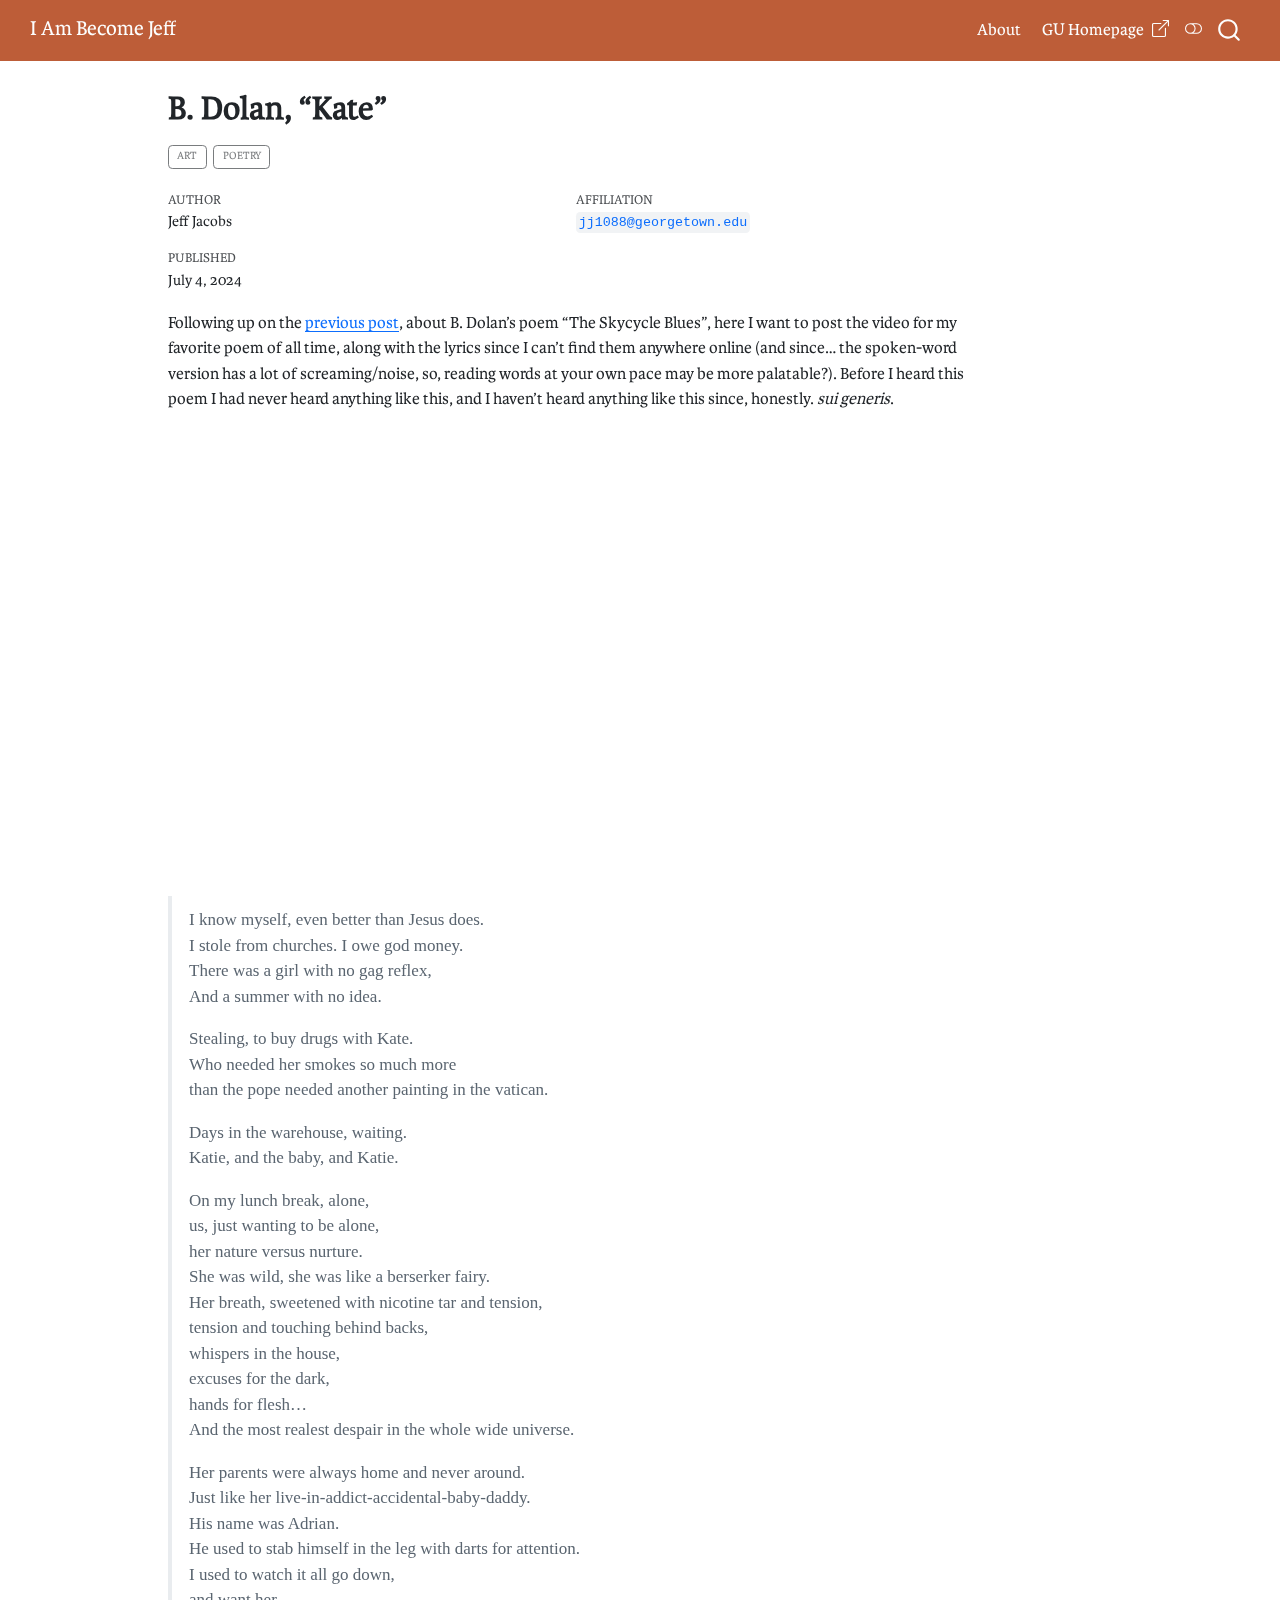
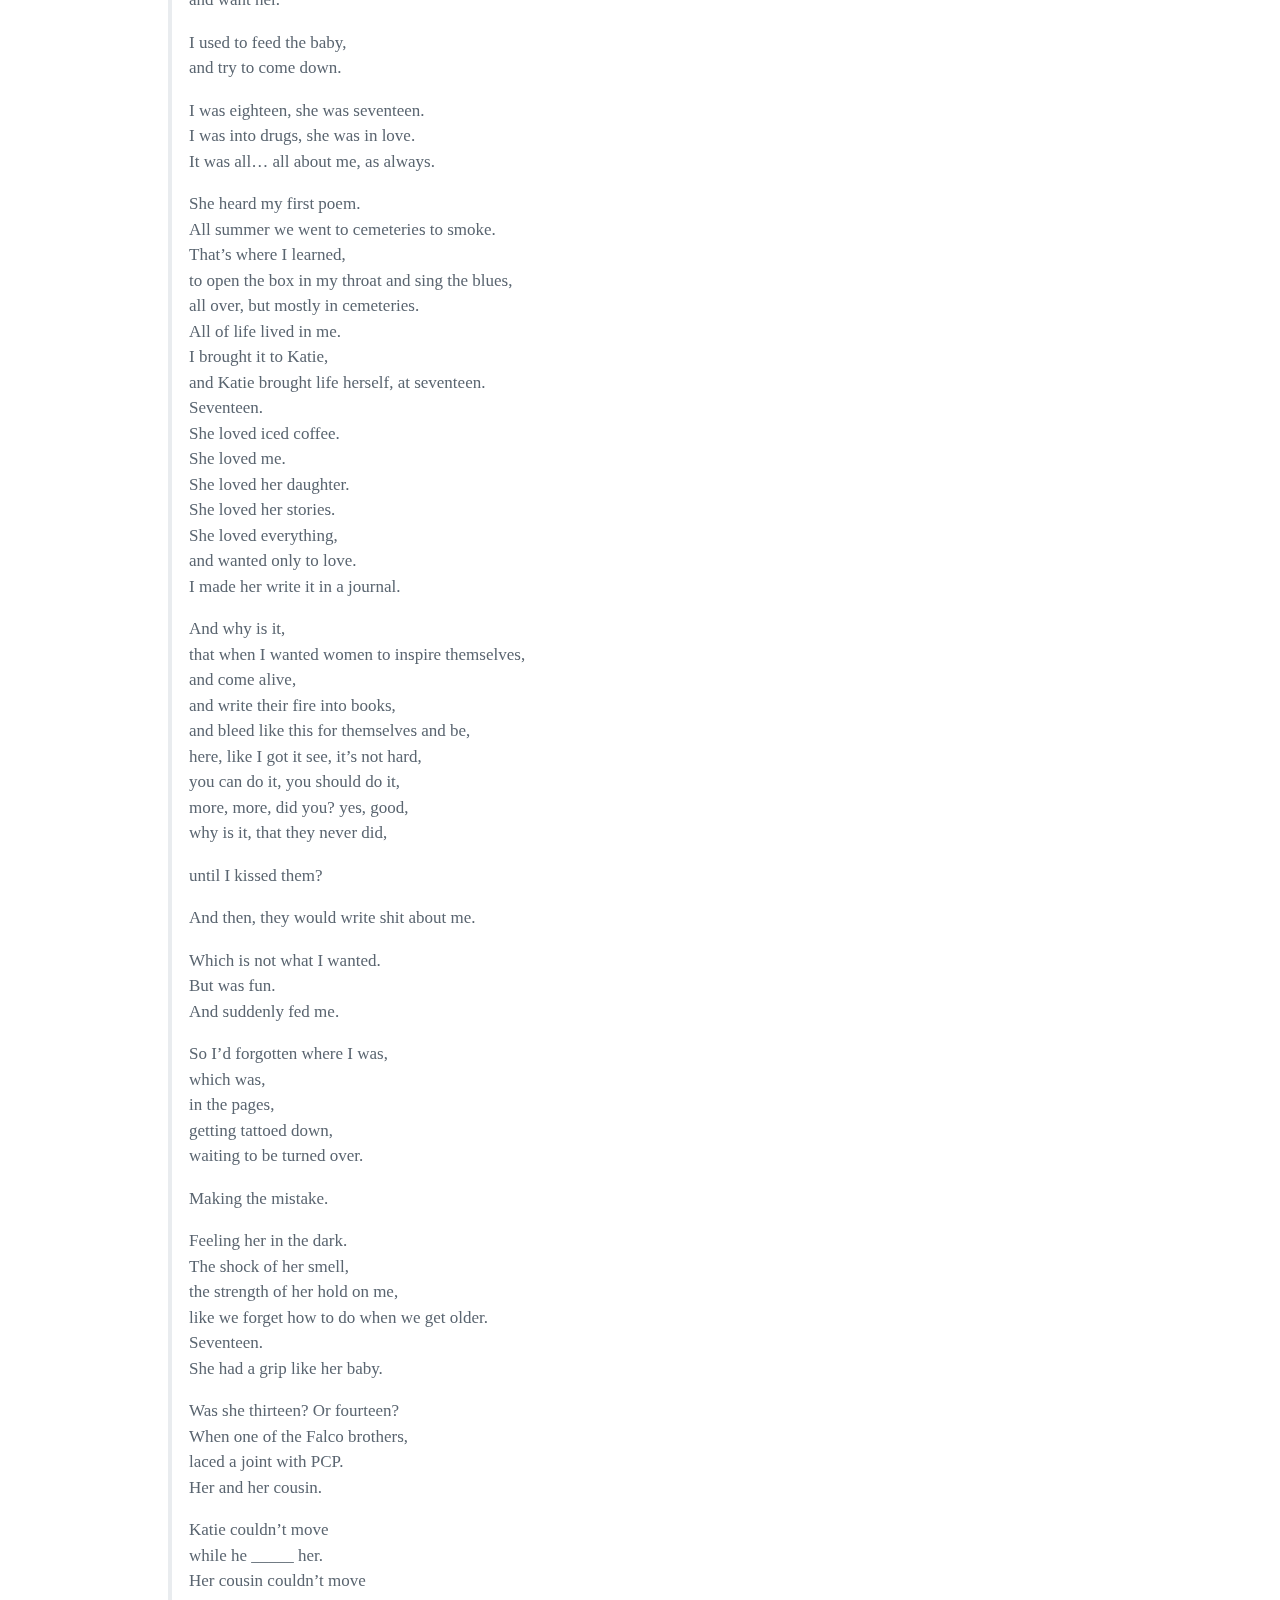
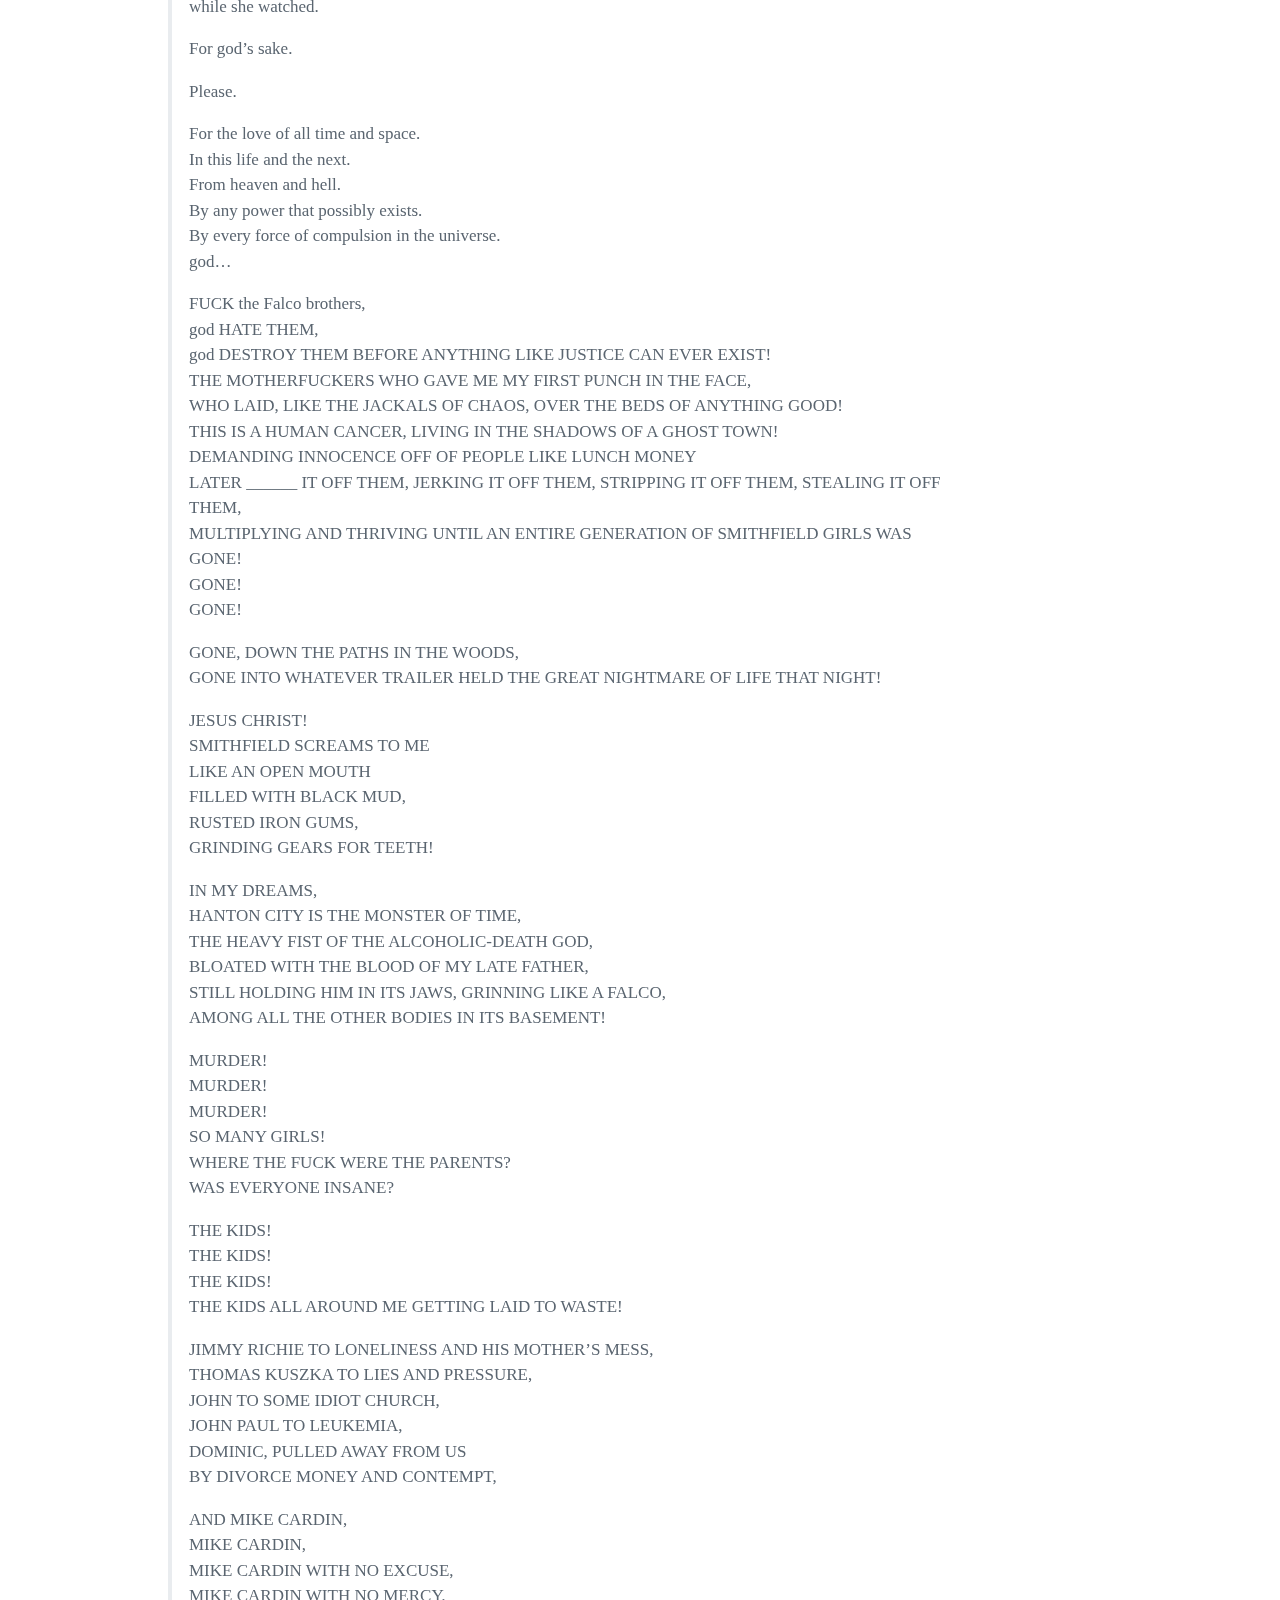
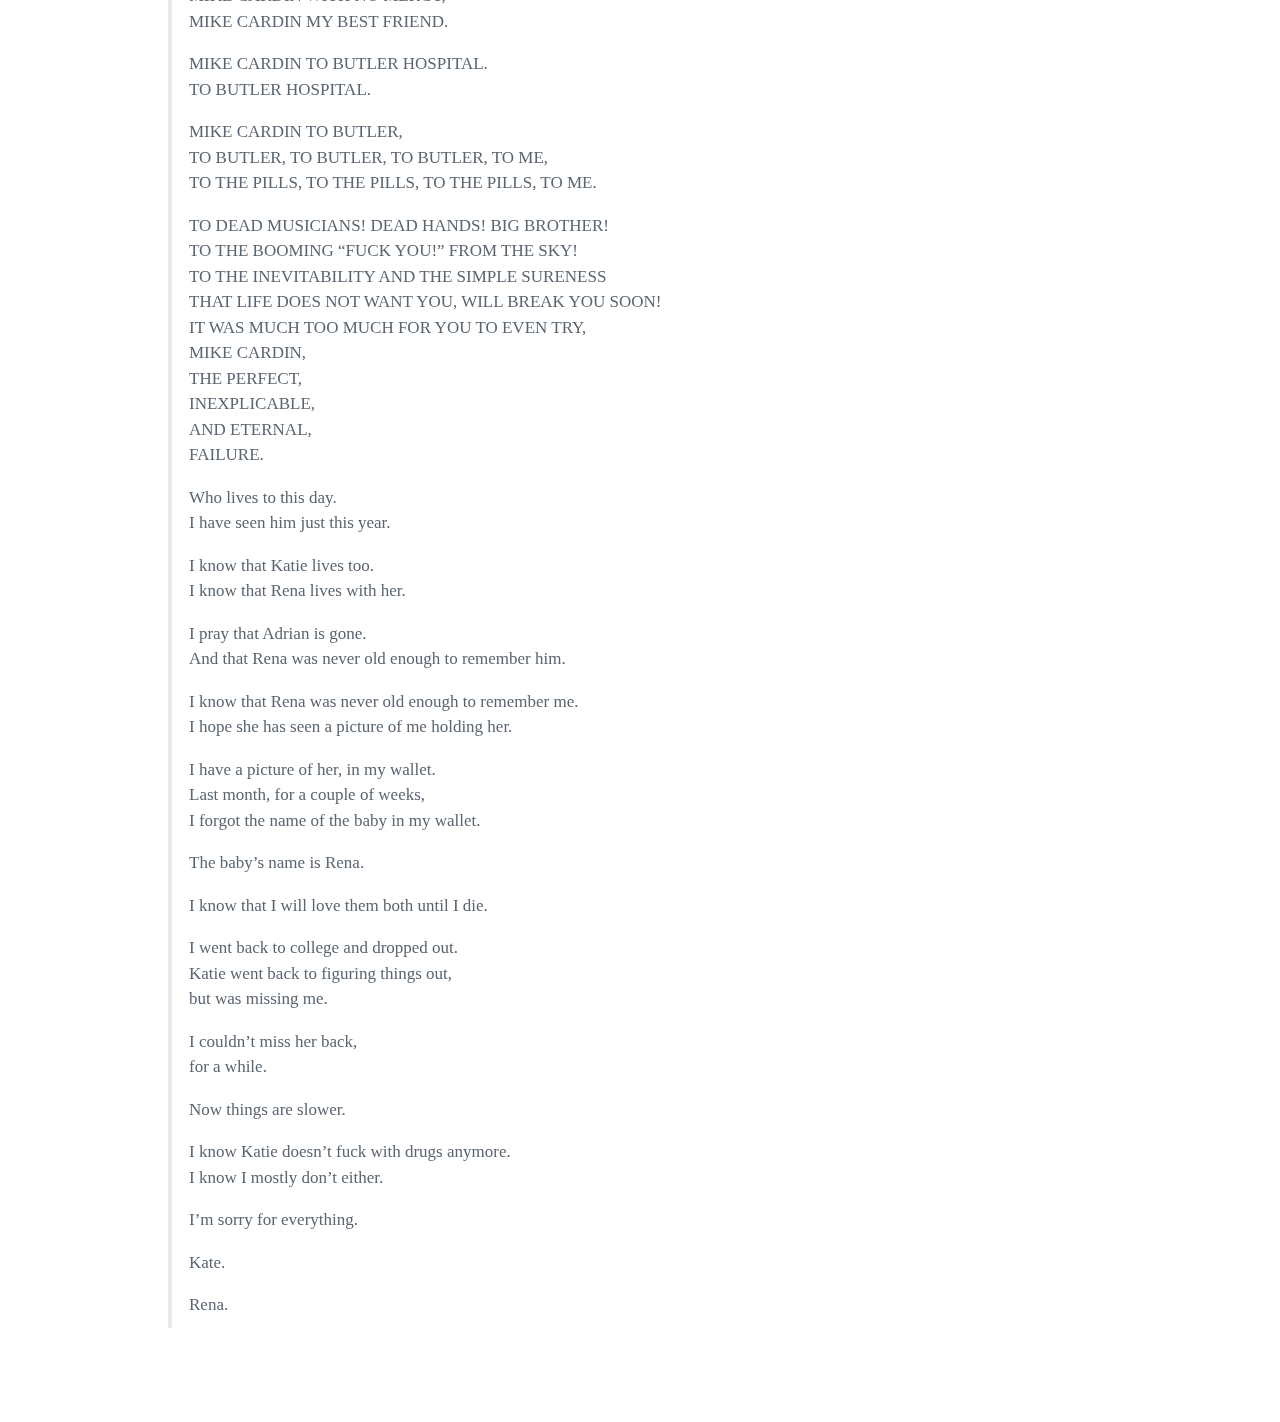
<file: docs/posts/2024-07-04-kate/index.html>
<!DOCTYPE html>
<html xmlns="http://www.w3.org/1999/xhtml" lang="en" xml:lang="en"><head>

<meta charset="utf-8">
<meta name="generator" content="quarto-1.8.26">

<meta name="viewport" content="width=device-width, initial-scale=1.0, user-scalable=yes">

<meta name="author" content="Jeff Jacobs">
<meta name="dcterms.date" content="2024-07-04">

<title>B. Dolan, “Kate” – I Am Become Jeff</title>
<style>
code{white-space: pre-wrap;}
span.smallcaps{font-variant: small-caps;}
div.columns{display: flex; gap: min(4vw, 1.5em);}
div.column{flex: auto; overflow-x: auto;}
div.hanging-indent{margin-left: 1.5em; text-indent: -1.5em;}
ul.task-list{list-style: none;}
ul.task-list li input[type="checkbox"] {
  width: 0.8em;
  margin: 0 0.8em 0.2em -1em; /* quarto-specific, see https://github.com/quarto-dev/quarto-cli/issues/4556 */ 
  vertical-align: middle;
}
</style>


<script src="../../site_libs/quarto-nav/quarto-nav.js"></script>
<script src="../../site_libs/clipboard/clipboard.min.js"></script>
<script src="../../site_libs/quarto-search/autocomplete.umd.js"></script>
<script src="../../site_libs/quarto-search/fuse.min.js"></script>
<script src="../../site_libs/quarto-search/quarto-search.js"></script>
<meta name="quarto:offset" content="../../">
<link href="../../favicon.png" rel="icon" type="image/png">
<script src="../../site_libs/quarto-html/quarto.js" type="module"></script>
<script src="../../site_libs/quarto-html/tabsets/tabsets.js" type="module"></script>
<script src="../../site_libs/quarto-html/axe/axe-check.js" type="module"></script>
<script src="../../site_libs/quarto-html/popper.min.js"></script>
<script src="../../site_libs/quarto-html/tippy.umd.min.js"></script>
<script src="../../site_libs/quarto-html/anchor.min.js"></script>
<link href="../../site_libs/quarto-html/tippy.css" rel="stylesheet">
<link href="../../site_libs/quarto-html/quarto-syntax-highlighting-587c61ba64f3a5504c4d52d930310e48.css" rel="stylesheet" class="quarto-color-scheme" id="quarto-text-highlighting-styles">
<link href="../../site_libs/quarto-html/quarto-syntax-highlighting-dark-b758ccaa5987ceb1b75504551e579abf.css" rel="stylesheet" class="quarto-color-scheme quarto-color-alternate" id="quarto-text-highlighting-styles">
<link href="../../site_libs/quarto-html/quarto-syntax-highlighting-587c61ba64f3a5504c4d52d930310e48.css" rel="stylesheet" class="quarto-color-scheme-extra" id="quarto-text-highlighting-styles">
<script src="../../site_libs/bootstrap/bootstrap.min.js"></script>
<link href="../../site_libs/bootstrap/bootstrap-icons.css" rel="stylesheet">
<link href="../../site_libs/bootstrap/bootstrap-05b0077c2f27bc7c80806a7e635f3014.min.css" rel="stylesheet" append-hash="true" class="quarto-color-scheme" id="quarto-bootstrap" data-mode="light">
<link href="../../site_libs/bootstrap/bootstrap-dark-a74786c31480e868977b1aa5f88d6b6d.min.css" rel="stylesheet" append-hash="true" class="quarto-color-scheme quarto-color-alternate" id="quarto-bootstrap" data-mode="dark">
<link href="../../site_libs/bootstrap/bootstrap-05b0077c2f27bc7c80806a7e635f3014.min.css" rel="stylesheet" append-hash="true" class="quarto-color-scheme-extra" id="quarto-bootstrap" data-mode="light">
<script id="quarto-search-options" type="application/json">{
  "location": "navbar",
  "copy-button": false,
  "collapse-after": 3,
  "panel-placement": "end",
  "type": "overlay",
  "limit": 50,
  "keyboard-shortcut": [
    "f",
    "/",
    "s"
  ],
  "show-item-context": false,
  "language": {
    "search-no-results-text": "No results",
    "search-matching-documents-text": "matching documents",
    "search-copy-link-title": "Copy link to search",
    "search-hide-matches-text": "Hide additional matches",
    "search-more-match-text": "more match in this document",
    "search-more-matches-text": "more matches in this document",
    "search-clear-button-title": "Clear",
    "search-text-placeholder": "",
    "search-detached-cancel-button-title": "Cancel",
    "search-submit-button-title": "Submit",
    "search-label": "Search"
  }
}</script>
<link rel="preconnect" href="https://fonts.googleapis.com"><link rel="preconnect" href="https://fonts.gstatic.com" crossorigin=""><link href="https://fonts.googleapis.com/css2?family=Reenie+Beanie&amp;display=swap" rel="stylesheet">


<link rel="stylesheet" href="../../styles.css">
</head>

<body class="nav-fixed quarto-light"><script id="quarto-html-before-body" type="application/javascript">
    const toggleBodyColorMode = (bsSheetEl) => {
      const mode = bsSheetEl.getAttribute("data-mode");
      const bodyEl = window.document.querySelector("body");
      if (mode === "dark") {
        bodyEl.classList.add("quarto-dark");
        bodyEl.classList.remove("quarto-light");
      } else {
        bodyEl.classList.add("quarto-light");
        bodyEl.classList.remove("quarto-dark");
      }
    }
    const toggleBodyColorPrimary = () => {
      const bsSheetEl = window.document.querySelector("link#quarto-bootstrap:not([rel=disabled-stylesheet])");
      if (bsSheetEl) {
        toggleBodyColorMode(bsSheetEl);
      }
    }
    const setColorSchemeToggle = (alternate) => {
      const toggles = window.document.querySelectorAll('.quarto-color-scheme-toggle');
      for (let i=0; i < toggles.length; i++) {
        const toggle = toggles[i];
        if (toggle) {
          if (alternate) {
            toggle.classList.add("alternate");
          } else {
            toggle.classList.remove("alternate");
          }
        }
      }
    };
    const toggleColorMode = (alternate) => {
      // Switch the stylesheets
      const primaryStylesheets = window.document.querySelectorAll('link.quarto-color-scheme:not(.quarto-color-alternate)');
      const alternateStylesheets = window.document.querySelectorAll('link.quarto-color-scheme.quarto-color-alternate');
      manageTransitions('#quarto-margin-sidebar .nav-link', false);
      if (alternate) {
        // note: dark is layered on light, we don't disable primary!
        enableStylesheet(alternateStylesheets);
        for (const sheetNode of alternateStylesheets) {
          if (sheetNode.id === "quarto-bootstrap") {
            toggleBodyColorMode(sheetNode);
          }
        }
      } else {
        disableStylesheet(alternateStylesheets);
        enableStylesheet(primaryStylesheets)
        toggleBodyColorPrimary();
      }
      manageTransitions('#quarto-margin-sidebar .nav-link', true);
      // Switch the toggles
      setColorSchemeToggle(alternate)
      // Hack to workaround the fact that safari doesn't
      // properly recolor the scrollbar when toggling (#1455)
      if (navigator.userAgent.indexOf('Safari') > 0 && navigator.userAgent.indexOf('Chrome') == -1) {
        manageTransitions("body", false);
        window.scrollTo(0, 1);
        setTimeout(() => {
          window.scrollTo(0, 0);
          manageTransitions("body", true);
        }, 40);
      }
    }
    const disableStylesheet = (stylesheets) => {
      for (let i=0; i < stylesheets.length; i++) {
        const stylesheet = stylesheets[i];
        stylesheet.rel = 'disabled-stylesheet';
      }
    }
    const enableStylesheet = (stylesheets) => {
      for (let i=0; i < stylesheets.length; i++) {
        const stylesheet = stylesheets[i];
        if(stylesheet.rel !== 'stylesheet') { // for Chrome, which will still FOUC without this check
          stylesheet.rel = 'stylesheet';
        }
      }
    }
    const manageTransitions = (selector, allowTransitions) => {
      const els = window.document.querySelectorAll(selector);
      for (let i=0; i < els.length; i++) {
        const el = els[i];
        if (allowTransitions) {
          el.classList.remove('notransition');
        } else {
          el.classList.add('notransition');
        }
      }
    }
    const isFileUrl = () => {
      return window.location.protocol === 'file:';
    }
    const hasAlternateSentinel = () => {
      let styleSentinel = getColorSchemeSentinel();
      if (styleSentinel !== null) {
        return styleSentinel === "alternate";
      } else {
        return false;
      }
    }
    const setStyleSentinel = (alternate) => {
      const value = alternate ? "alternate" : "default";
      if (!isFileUrl()) {
        window.localStorage.setItem("quarto-color-scheme", value);
      } else {
        localAlternateSentinel = value;
      }
    }
    const getColorSchemeSentinel = () => {
      if (!isFileUrl()) {
        const storageValue = window.localStorage.getItem("quarto-color-scheme");
        return storageValue != null ? storageValue : localAlternateSentinel;
      } else {
        return localAlternateSentinel;
      }
    }
    const toggleGiscusIfUsed = (isAlternate, darkModeDefault) => {
      const baseTheme = document.querySelector('#giscus-base-theme')?.value ?? 'light';
      const alternateTheme = document.querySelector('#giscus-alt-theme')?.value ?? 'dark';
      let newTheme = '';
      if(authorPrefersDark) {
        newTheme = isAlternate ? baseTheme : alternateTheme;
      } else {
        newTheme = isAlternate ? alternateTheme : baseTheme;
      }
      const changeGiscusTheme = () => {
        // From: https://github.com/giscus/giscus/issues/336
        const sendMessage = (message) => {
          const iframe = document.querySelector('iframe.giscus-frame');
          if (!iframe) return;
          iframe.contentWindow.postMessage({ giscus: message }, 'https://giscus.app');
        }
        sendMessage({
          setConfig: {
            theme: newTheme
          }
        });
      }
      const isGiscussLoaded = window.document.querySelector('iframe.giscus-frame') !== null;
      if (isGiscussLoaded) {
        changeGiscusTheme();
      }
    };
    const authorPrefersDark = false;
    const darkModeDefault = authorPrefersDark;
      document.querySelector('link#quarto-text-highlighting-styles.quarto-color-scheme-extra').rel = 'disabled-stylesheet';
      document.querySelector('link#quarto-bootstrap.quarto-color-scheme-extra').rel = 'disabled-stylesheet';
    let localAlternateSentinel = darkModeDefault ? 'alternate' : 'default';
    // Dark / light mode switch
    window.quartoToggleColorScheme = () => {
      // Read the current dark / light value
      let toAlternate = !hasAlternateSentinel();
      toggleColorMode(toAlternate);
      setStyleSentinel(toAlternate);
      toggleGiscusIfUsed(toAlternate, darkModeDefault);
      window.dispatchEvent(new Event('resize'));
    };
    // Switch to dark mode if need be
    if (hasAlternateSentinel()) {
      toggleColorMode(true);
    } else {
      toggleColorMode(false);
    }
  </script>

<div id="quarto-search-results"></div>
  <header id="quarto-header" class="headroom fixed-top">
    <nav class="navbar navbar-expand-lg " data-bs-theme="dark">
      <div class="navbar-container container-fluid">
      <div class="navbar-brand-container mx-auto">
    <a class="navbar-brand" href="../../index.html">
    <span class="navbar-title">I Am Become Jeff</span>
    </a>
  </div>
            <div id="quarto-search" class="" title="Search"></div>
          <button class="navbar-toggler" type="button" data-bs-toggle="collapse" data-bs-target="#navbarCollapse" aria-controls="navbarCollapse" role="menu" aria-expanded="false" aria-label="Toggle navigation" onclick="if (window.quartoToggleHeadroom) { window.quartoToggleHeadroom(); }">
  <span class="navbar-toggler-icon"></span>
</button>
          <div class="collapse navbar-collapse" id="navbarCollapse">
            <ul class="navbar-nav navbar-nav-scroll ms-auto">
  <li class="nav-item">
    <a class="nav-link" href="../../about.html"> 
<span class="menu-text">About</span></a>
  </li>  
  <li class="nav-item">
    <a class="nav-link" href="https://jpj.georgetown.domains"> 
<span class="menu-text">GU Homepage<i class="bi bi-box-arrow-up-right ps-2"></i></span></a>
  </li>  
</ul>
          </div> <!-- /navcollapse -->
            <div class="quarto-navbar-tools">
  <a href="" class="quarto-color-scheme-toggle quarto-navigation-tool  px-1" onclick="window.quartoToggleColorScheme(); return false;" title="Toggle dark mode"><i class="bi"></i></a>
</div>
      </div> <!-- /container-fluid -->
    </nav>
</header>
<!-- content -->
<div id="quarto-content" class="quarto-container page-columns page-rows-contents page-layout-article page-navbar">
<!-- sidebar -->
<!-- margin-sidebar -->
    <div id="quarto-margin-sidebar" class="sidebar margin-sidebar zindex-bottom">
        
    </div>
<!-- main -->
<main class="content" id="quarto-document-content">


<header id="title-block-header" class="quarto-title-block default">
<div class="quarto-title">
<h1 class="title">B. Dolan, “Kate”</h1>
  <div class="quarto-categories">
    <div class="quarto-category">Art</div>
    <div class="quarto-category">Poetry</div>
  </div>
  </div>


<div class="quarto-title-meta-author">
  <div class="quarto-title-meta-heading">Author</div>
  <div class="quarto-title-meta-heading">Affiliation</div>
  
    <div class="quarto-title-meta-contents">
    <p class="author">Jeff Jacobs </p>
  </div>
  <div class="quarto-title-meta-contents">
        <p class="affiliation">
            <a href="mailto:jj1088@georgetown.edu" target="_blank"><code>jj1088@georgetown.edu</code></a>
          </p>
      </div>
  </div>

<div class="quarto-title-meta">

      
    <div>
    <div class="quarto-title-meta-heading">Published</div>
    <div class="quarto-title-meta-contents">
      <p class="date">July 4, 2024</p>
    </div>
  </div>
  
    
  </div>
  


</header>


<p>Following up on the <a href="../../posts/2024-07-02-knieval/index.html">previous post</a>, about B. Dolan’s poem “The Skycycle Blues”, here I want to post the video for my favorite poem of all time, along with the lyrics since I can’t find them anywhere online (and since… the spoken-word version has a lot of screaming/noise, so, reading words at your own pace may be more palatable?). Before I heard this poem I had never heard anything like this, and I haven’t heard anything like this since, honestly. <em>sui generis</em>.</p>
<div class="quarto-video ratio ratio-16x9"><iframe data-external="1" src="https://www.youtube.com/embed/KGy8xLwHU8U" title="" frameborder="0" allow="accelerometer; autoplay; clipboard-write; encrypted-media; gyroscope; picture-in-picture" allowfullscreen=""></iframe></div>
<div style="font-family: Garamond, Georgia, serif;">
<blockquote class="blockquote">
<p>I know myself, even better than Jesus does.<br> I stole from churches. I owe god money.<br> There was a girl with no gag reflex,<br> And a summer with no idea.<br></p>
<p>Stealing, to buy drugs with Kate.<br> Who needed her smokes so much more<br> than the pope needed another painting in the vatican.<br></p>
<p>Days in the warehouse, waiting.<br> Katie, and the baby, and Katie.<br></p>
<p>On my lunch break, alone,<br> us, just wanting to be alone,<br> her nature versus nurture.<br> She was wild, she was like a berserker fairy.<br> Her breath, sweetened with nicotine tar and tension,<br> tension and touching behind backs,<br> whispers in the house,<br> excuses for the dark,<br> hands for flesh…<br> And the most realest despair in the whole wide universe.<br></p>
<p>Her parents were always home and never around.<br> Just like her live-in-addict-accidental-baby-daddy.<br> His name was Adrian.<br> He used to stab himself in the leg with darts for attention.<br> I used to watch it all go down,<br> and want her.<br></p>
<p>I used to feed the baby,<br> and try to come down.<br></p>
<p>I was eighteen, she was seventeen.<br> I was into drugs, she was in love.<br> It was all… all about me, as always.<br></p>
<p>She heard my first poem.<br> All summer we went to cemeteries to smoke.<br> That’s where I learned,<br> to open the box in my throat and sing the blues,<br> all over, but mostly in cemeteries.<br> All of life lived in me.<br> I brought it to Katie,<br> and Katie brought life herself, at seventeen.<br> Seventeen.<br> She loved iced coffee.<br> She loved me.<br> She loved her daughter.<br> She loved her stories.<br> She loved everything,<br> and wanted only to love.<br> I made her write it in a journal.<br></p>
<p>And why is it,<br> that when I wanted women to inspire themselves,<br> and come alive,<br> and write their fire into books,<br> and bleed like this for themselves and be,<br> here, like I got it see, it’s not hard,<br> you can do it, you should do it,<br> more, more, did you? yes, good,<br> why is it, that they never did,<br></p>
<p>until I kissed them?<br></p>
<p>And then, they would write shit about me.<br></p>
<p>Which is not what I wanted.<br> But was fun.<br> And suddenly fed me.<br></p>
<p>So I’d forgotten where I was,<br> which was,<br> in the pages,<br> getting tattoed down,<br> waiting to be turned over.<br></p>
<p>Making the mistake.<br></p>
<p>Feeling her in the dark.<br> The shock of her smell,<br> the strength of her hold on me,<br> like we forget how to do when we get older.<br> Seventeen.<br> She had a grip like her baby.<br></p>
<p>Was she thirteen? Or fourteen?<br> When one of the Falco brothers,<br> laced a joint with PCP.<br> Her and her cousin.<br></p>
<p>Katie couldn’t move<br> while he _____ her.<br> Her cousin couldn’t move<br> while she watched.<br></p>
<p>For god’s sake.<br></p>
<p>Please.<br></p>
<p>For the love of all time and space.<br> In this life and the next.<br> From heaven and hell.<br> By any power that possibly exists.<br> By every force of compulsion in the universe.<br> god…<br></p>
<p>FUCK the Falco brothers,<br> god HATE THEM,<br> god DESTROY THEM BEFORE ANYTHING LIKE JUSTICE CAN EVER EXIST!<br> THE MOTHERFUCKERS WHO GAVE ME MY FIRST PUNCH IN THE FACE,<br> WHO LAID, LIKE THE JACKALS OF CHAOS, OVER THE BEDS OF ANYTHING GOOD!<br> THIS IS A HUMAN CANCER, LIVING IN THE SHADOWS OF A GHOST TOWN!<br> DEMANDING INNOCENCE OFF OF PEOPLE LIKE LUNCH MONEY<br> LATER ______ IT OFF THEM, JERKING IT OFF THEM, STRIPPING IT OFF THEM, STEALING IT OFF THEM,<br> MULTIPLYING AND THRIVING UNTIL AN ENTIRE GENERATION OF SMITHFIELD GIRLS WAS GONE!<br> GONE!<br> GONE!<br></p>
<p>GONE, DOWN THE PATHS IN THE WOODS,<br> GONE INTO WHATEVER TRAILER HELD THE GREAT NIGHTMARE OF LIFE THAT NIGHT!<br></p>
<p>JESUS CHRIST!<br> SMITHFIELD SCREAMS TO ME<br> LIKE AN OPEN MOUTH<br> FILLED WITH BLACK MUD,<br> RUSTED IRON GUMS,<br> GRINDING GEARS FOR TEETH!<br></p>
<p>IN MY DREAMS,<br> HANTON CITY IS THE MONSTER OF TIME,<br> THE HEAVY FIST OF THE ALCOHOLIC-DEATH GOD,<br> BLOATED WITH THE BLOOD OF MY LATE FATHER,<br> STILL HOLDING HIM IN ITS JAWS, GRINNING LIKE A FALCO,<br> AMONG ALL THE OTHER BODIES IN ITS BASEMENT!<br></p>
<p>MURDER!<br> MURDER!<br> MURDER!<br> SO MANY GIRLS!<br> WHERE THE FUCK WERE THE PARENTS?<br> WAS EVERYONE INSANE?<br></p>
<p>THE KIDS!<br> THE KIDS!<br> THE KIDS!<br> THE KIDS ALL AROUND ME GETTING LAID TO WASTE!<br></p>
<p>JIMMY RICHIE TO LONELINESS AND HIS MOTHER’S MESS,<br> THOMAS KUSZKA TO LIES AND PRESSURE,<br> JOHN TO SOME IDIOT CHURCH,<br> JOHN PAUL TO LEUKEMIA,<br> DOMINIC, PULLED AWAY FROM US<br> BY DIVORCE MONEY AND CONTEMPT,<br></p>
<p>AND MIKE CARDIN,<br> MIKE CARDIN,<br> MIKE CARDIN WITH NO EXCUSE,<br> MIKE CARDIN WITH NO MERCY,<br> MIKE CARDIN MY BEST FRIEND.<br></p>
<p>MIKE CARDIN TO BUTLER HOSPITAL.<br> TO BUTLER HOSPITAL.<br></p>
<p>MIKE CARDIN TO BUTLER,<br> TO BUTLER, TO BUTLER, TO BUTLER, TO ME,<br> TO THE PILLS, TO THE PILLS, TO THE PILLS, TO ME.<br></p>
<p>TO DEAD MUSICIANS! DEAD HANDS! BIG BROTHER!<br> TO THE BOOMING “FUCK YOU!” FROM THE SKY!<br> TO THE INEVITABILITY AND THE SIMPLE SURENESS<br> THAT LIFE DOES NOT WANT YOU, WILL BREAK YOU SOON!<br> IT WAS MUCH TOO MUCH FOR YOU TO EVEN TRY,<br> MIKE CARDIN,<br> THE PERFECT,<br> INEXPLICABLE,<br> AND ETERNAL,<br> FAILURE.<br></p>
<p>Who lives to this day.<br> I have seen him just this year.<br></p>
<p>I know that Katie lives too.<br> I know that Rena lives with her.<br></p>
<p>I pray that Adrian is gone.<br> And that Rena was never old enough to remember him.<br></p>
<p>I know that Rena was never old enough to remember me.<br> I hope she has seen a picture of me holding her.<br></p>
<p>I have a picture of her, in my wallet.<br> Last month, for a couple of weeks,<br> I forgot the name of the baby in my wallet.<br></p>
<p>The baby’s name is Rena.<br></p>
<p>I know that I will love them both until I die.<br></p>
<p>I went back to college and dropped out.<br> Katie went back to figuring things out,<br> but was missing me.<br></p>
<p>I couldn’t miss her back,<br> for a while.<br></p>
<p>Now things are slower.<br></p>
<p>I know Katie doesn’t fuck with drugs anymore.<br> I know I mostly don’t either.<br></p>
<p>I’m sorry for everything.<br></p>
<p>Kate.<br></p>
<p>Rena.</p>
</blockquote>
</div>



</main> <!-- /main -->
<script id="quarto-html-after-body" type="application/javascript">
  window.document.addEventListener("DOMContentLoaded", function (event) {
    // Ensure there is a toggle, if there isn't float one in the top right
    if (window.document.querySelector('.quarto-color-scheme-toggle') === null) {
      const a = window.document.createElement('a');
      a.classList.add('top-right');
      a.classList.add('quarto-color-scheme-toggle');
      a.href = "";
      a.onclick = function() { try { window.quartoToggleColorScheme(); } catch {} return false; };
      const i = window.document.createElement("i");
      i.classList.add('bi');
      a.appendChild(i);
      window.document.body.appendChild(a);
    }
    setColorSchemeToggle(hasAlternateSentinel())
    const icon = "";
    const anchorJS = new window.AnchorJS();
    anchorJS.options = {
      placement: 'right',
      icon: icon
    };
    anchorJS.add('.anchored');
    const isCodeAnnotation = (el) => {
      for (const clz of el.classList) {
        if (clz.startsWith('code-annotation-')) {                     
          return true;
        }
      }
      return false;
    }
    const onCopySuccess = function(e) {
      // button target
      const button = e.trigger;
      // don't keep focus
      button.blur();
      // flash "checked"
      button.classList.add('code-copy-button-checked');
      var currentTitle = button.getAttribute("title");
      button.setAttribute("title", "Copied!");
      let tooltip;
      if (window.bootstrap) {
        button.setAttribute("data-bs-toggle", "tooltip");
        button.setAttribute("data-bs-placement", "left");
        button.setAttribute("data-bs-title", "Copied!");
        tooltip = new bootstrap.Tooltip(button, 
          { trigger: "manual", 
            customClass: "code-copy-button-tooltip",
            offset: [0, -8]});
        tooltip.show();    
      }
      setTimeout(function() {
        if (tooltip) {
          tooltip.hide();
          button.removeAttribute("data-bs-title");
          button.removeAttribute("data-bs-toggle");
          button.removeAttribute("data-bs-placement");
        }
        button.setAttribute("title", currentTitle);
        button.classList.remove('code-copy-button-checked');
      }, 1000);
      // clear code selection
      e.clearSelection();
    }
    const getTextToCopy = function(trigger) {
      const outerScaffold = trigger.parentElement.cloneNode(true);
      const codeEl = outerScaffold.querySelector('code');
      for (const childEl of codeEl.children) {
        if (isCodeAnnotation(childEl)) {
          childEl.remove();
        }
      }
      return codeEl.innerText;
    }
    const clipboard = new window.ClipboardJS('.code-copy-button:not([data-in-quarto-modal])', {
      text: getTextToCopy
    });
    clipboard.on('success', onCopySuccess);
    if (window.document.getElementById('quarto-embedded-source-code-modal')) {
      const clipboardModal = new window.ClipboardJS('.code-copy-button[data-in-quarto-modal]', {
        text: getTextToCopy,
        container: window.document.getElementById('quarto-embedded-source-code-modal')
      });
      clipboardModal.on('success', onCopySuccess);
    }
      var localhostRegex = new RegExp(/^(?:http|https):\/\/localhost\:?[0-9]*\//);
      var mailtoRegex = new RegExp(/^mailto:/);
        var filterRegex = new RegExp('/' + window.location.host + '/');
      var isInternal = (href) => {
          return filterRegex.test(href) || localhostRegex.test(href) || mailtoRegex.test(href);
      }
      // Inspect non-navigation links and adorn them if external
     var links = window.document.querySelectorAll('a[href]:not(.nav-link):not(.navbar-brand):not(.toc-action):not(.sidebar-link):not(.sidebar-item-toggle):not(.pagination-link):not(.no-external):not([aria-hidden]):not(.dropdown-item):not(.quarto-navigation-tool):not(.about-link)');
      for (var i=0; i<links.length; i++) {
        const link = links[i];
        if (!isInternal(link.href)) {
          // undo the damage that might have been done by quarto-nav.js in the case of
          // links that we want to consider external
          if (link.dataset.originalHref !== undefined) {
            link.href = link.dataset.originalHref;
          }
        }
      }
    function tippyHover(el, contentFn, onTriggerFn, onUntriggerFn) {
      const config = {
        allowHTML: true,
        maxWidth: 500,
        delay: 100,
        arrow: false,
        appendTo: function(el) {
            return el.parentElement;
        },
        interactive: true,
        interactiveBorder: 10,
        theme: 'quarto',
        placement: 'bottom-start',
      };
      if (contentFn) {
        config.content = contentFn;
      }
      if (onTriggerFn) {
        config.onTrigger = onTriggerFn;
      }
      if (onUntriggerFn) {
        config.onUntrigger = onUntriggerFn;
      }
      window.tippy(el, config); 
    }
    const noterefs = window.document.querySelectorAll('a[role="doc-noteref"]');
    for (var i=0; i<noterefs.length; i++) {
      const ref = noterefs[i];
      tippyHover(ref, function() {
        // use id or data attribute instead here
        let href = ref.getAttribute('data-footnote-href') || ref.getAttribute('href');
        try { href = new URL(href).hash; } catch {}
        const id = href.replace(/^#\/?/, "");
        const note = window.document.getElementById(id);
        if (note) {
          return note.innerHTML;
        } else {
          return "";
        }
      });
    }
    const xrefs = window.document.querySelectorAll('a.quarto-xref');
    const processXRef = (id, note) => {
      // Strip column container classes
      const stripColumnClz = (el) => {
        el.classList.remove("page-full", "page-columns");
        if (el.children) {
          for (const child of el.children) {
            stripColumnClz(child);
          }
        }
      }
      stripColumnClz(note)
      if (id === null || id.startsWith('sec-')) {
        // Special case sections, only their first couple elements
        const container = document.createElement("div");
        if (note.children && note.children.length > 2) {
          container.appendChild(note.children[0].cloneNode(true));
          for (let i = 1; i < note.children.length; i++) {
            const child = note.children[i];
            if (child.tagName === "P" && child.innerText === "") {
              continue;
            } else {
              container.appendChild(child.cloneNode(true));
              break;
            }
          }
          if (window.Quarto?.typesetMath) {
            window.Quarto.typesetMath(container);
          }
          return container.innerHTML
        } else {
          if (window.Quarto?.typesetMath) {
            window.Quarto.typesetMath(note);
          }
          return note.innerHTML;
        }
      } else {
        // Remove any anchor links if they are present
        const anchorLink = note.querySelector('a.anchorjs-link');
        if (anchorLink) {
          anchorLink.remove();
        }
        if (window.Quarto?.typesetMath) {
          window.Quarto.typesetMath(note);
        }
        if (note.classList.contains("callout")) {
          return note.outerHTML;
        } else {
          return note.innerHTML;
        }
      }
    }
    for (var i=0; i<xrefs.length; i++) {
      const xref = xrefs[i];
      tippyHover(xref, undefined, function(instance) {
        instance.disable();
        let url = xref.getAttribute('href');
        let hash = undefined; 
        if (url.startsWith('#')) {
          hash = url;
        } else {
          try { hash = new URL(url).hash; } catch {}
        }
        if (hash) {
          const id = hash.replace(/^#\/?/, "");
          const note = window.document.getElementById(id);
          if (note !== null) {
            try {
              const html = processXRef(id, note.cloneNode(true));
              instance.setContent(html);
            } finally {
              instance.enable();
              instance.show();
            }
          } else {
            // See if we can fetch this
            fetch(url.split('#')[0])
            .then(res => res.text())
            .then(html => {
              const parser = new DOMParser();
              const htmlDoc = parser.parseFromString(html, "text/html");
              const note = htmlDoc.getElementById(id);
              if (note !== null) {
                const html = processXRef(id, note);
                instance.setContent(html);
              } 
            }).finally(() => {
              instance.enable();
              instance.show();
            });
          }
        } else {
          // See if we can fetch a full url (with no hash to target)
          // This is a special case and we should probably do some content thinning / targeting
          fetch(url)
          .then(res => res.text())
          .then(html => {
            const parser = new DOMParser();
            const htmlDoc = parser.parseFromString(html, "text/html");
            const note = htmlDoc.querySelector('main.content');
            if (note !== null) {
              // This should only happen for chapter cross references
              // (since there is no id in the URL)
              // remove the first header
              if (note.children.length > 0 && note.children[0].tagName === "HEADER") {
                note.children[0].remove();
              }
              const html = processXRef(null, note);
              instance.setContent(html);
            } 
          }).finally(() => {
            instance.enable();
            instance.show();
          });
        }
      }, function(instance) {
      });
    }
        let selectedAnnoteEl;
        const selectorForAnnotation = ( cell, annotation) => {
          let cellAttr = 'data-code-cell="' + cell + '"';
          let lineAttr = 'data-code-annotation="' +  annotation + '"';
          const selector = 'span[' + cellAttr + '][' + lineAttr + ']';
          return selector;
        }
        const selectCodeLines = (annoteEl) => {
          const doc = window.document;
          const targetCell = annoteEl.getAttribute("data-target-cell");
          const targetAnnotation = annoteEl.getAttribute("data-target-annotation");
          const annoteSpan = window.document.querySelector(selectorForAnnotation(targetCell, targetAnnotation));
          const lines = annoteSpan.getAttribute("data-code-lines").split(",");
          const lineIds = lines.map((line) => {
            return targetCell + "-" + line;
          })
          let top = null;
          let height = null;
          let parent = null;
          if (lineIds.length > 0) {
              //compute the position of the single el (top and bottom and make a div)
              const el = window.document.getElementById(lineIds[0]);
              top = el.offsetTop;
              height = el.offsetHeight;
              parent = el.parentElement.parentElement;
            if (lineIds.length > 1) {
              const lastEl = window.document.getElementById(lineIds[lineIds.length - 1]);
              const bottom = lastEl.offsetTop + lastEl.offsetHeight;
              height = bottom - top;
            }
            if (top !== null && height !== null && parent !== null) {
              // cook up a div (if necessary) and position it 
              let div = window.document.getElementById("code-annotation-line-highlight");
              if (div === null) {
                div = window.document.createElement("div");
                div.setAttribute("id", "code-annotation-line-highlight");
                div.style.position = 'absolute';
                parent.appendChild(div);
              }
              div.style.top = top - 2 + "px";
              div.style.height = height + 4 + "px";
              div.style.left = 0;
              let gutterDiv = window.document.getElementById("code-annotation-line-highlight-gutter");
              if (gutterDiv === null) {
                gutterDiv = window.document.createElement("div");
                gutterDiv.setAttribute("id", "code-annotation-line-highlight-gutter");
                gutterDiv.style.position = 'absolute';
                const codeCell = window.document.getElementById(targetCell);
                const gutter = codeCell.querySelector('.code-annotation-gutter');
                gutter.appendChild(gutterDiv);
              }
              gutterDiv.style.top = top - 2 + "px";
              gutterDiv.style.height = height + 4 + "px";
            }
            selectedAnnoteEl = annoteEl;
          }
        };
        const unselectCodeLines = () => {
          const elementsIds = ["code-annotation-line-highlight", "code-annotation-line-highlight-gutter"];
          elementsIds.forEach((elId) => {
            const div = window.document.getElementById(elId);
            if (div) {
              div.remove();
            }
          });
          selectedAnnoteEl = undefined;
        };
          // Handle positioning of the toggle
      window.addEventListener(
        "resize",
        throttle(() => {
          elRect = undefined;
          if (selectedAnnoteEl) {
            selectCodeLines(selectedAnnoteEl);
          }
        }, 10)
      );
      function throttle(fn, ms) {
      let throttle = false;
      let timer;
        return (...args) => {
          if(!throttle) { // first call gets through
              fn.apply(this, args);
              throttle = true;
          } else { // all the others get throttled
              if(timer) clearTimeout(timer); // cancel #2
              timer = setTimeout(() => {
                fn.apply(this, args);
                timer = throttle = false;
              }, ms);
          }
        };
      }
        // Attach click handler to the DT
        const annoteDls = window.document.querySelectorAll('dt[data-target-cell]');
        for (const annoteDlNode of annoteDls) {
          annoteDlNode.addEventListener('click', (event) => {
            const clickedEl = event.target;
            if (clickedEl !== selectedAnnoteEl) {
              unselectCodeLines();
              const activeEl = window.document.querySelector('dt[data-target-cell].code-annotation-active');
              if (activeEl) {
                activeEl.classList.remove('code-annotation-active');
              }
              selectCodeLines(clickedEl);
              clickedEl.classList.add('code-annotation-active');
            } else {
              // Unselect the line
              unselectCodeLines();
              clickedEl.classList.remove('code-annotation-active');
            }
          });
        }
    const findCites = (el) => {
      const parentEl = el.parentElement;
      if (parentEl) {
        const cites = parentEl.dataset.cites;
        if (cites) {
          return {
            el,
            cites: cites.split(' ')
          };
        } else {
          return findCites(el.parentElement)
        }
      } else {
        return undefined;
      }
    };
    var bibliorefs = window.document.querySelectorAll('a[role="doc-biblioref"]');
    for (var i=0; i<bibliorefs.length; i++) {
      const ref = bibliorefs[i];
      const citeInfo = findCites(ref);
      if (citeInfo) {
        tippyHover(citeInfo.el, function() {
          var popup = window.document.createElement('div');
          citeInfo.cites.forEach(function(cite) {
            var citeDiv = window.document.createElement('div');
            citeDiv.classList.add('hanging-indent');
            citeDiv.classList.add('csl-entry');
            var biblioDiv = window.document.getElementById('ref-' + cite);
            if (biblioDiv) {
              citeDiv.innerHTML = biblioDiv.innerHTML;
            }
            popup.appendChild(citeDiv);
          });
          return popup.innerHTML;
        });
      }
    }
  });
  </script>
</div> <!-- /content -->




</body></html>
</file>
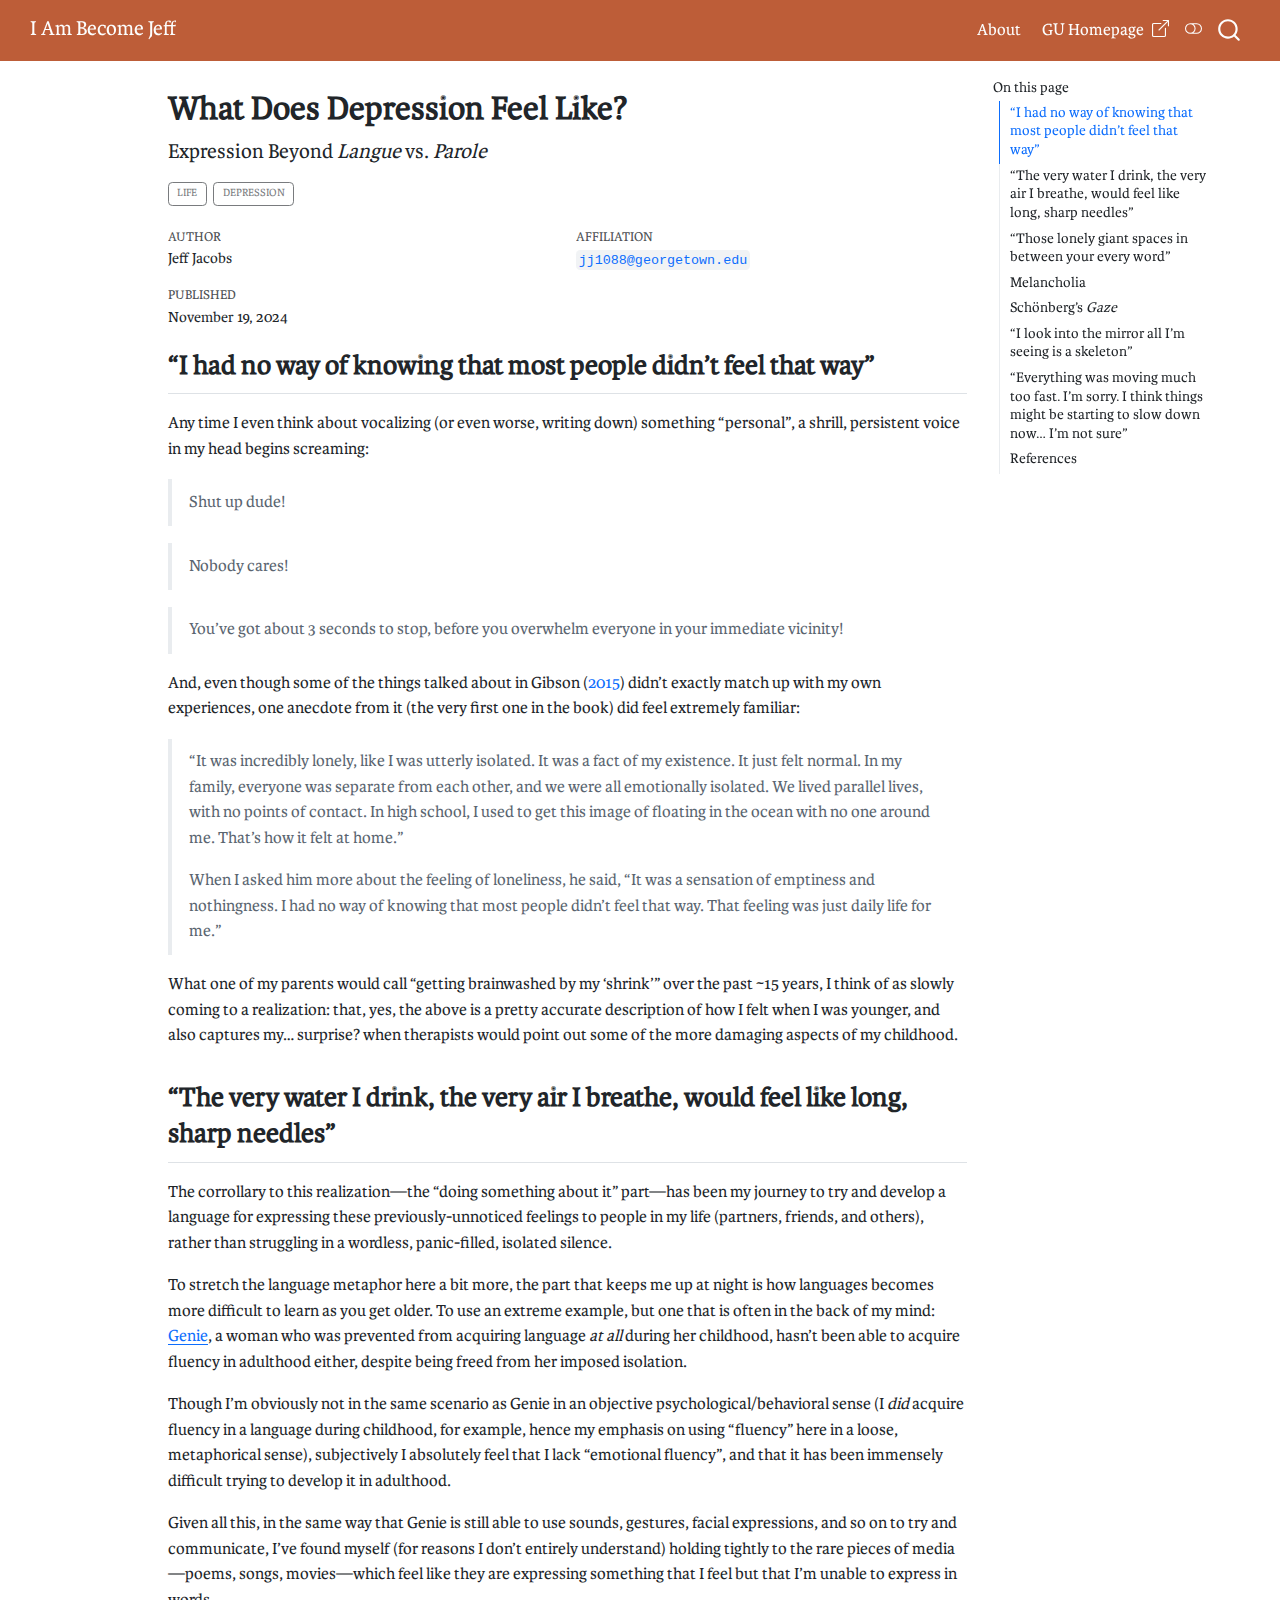
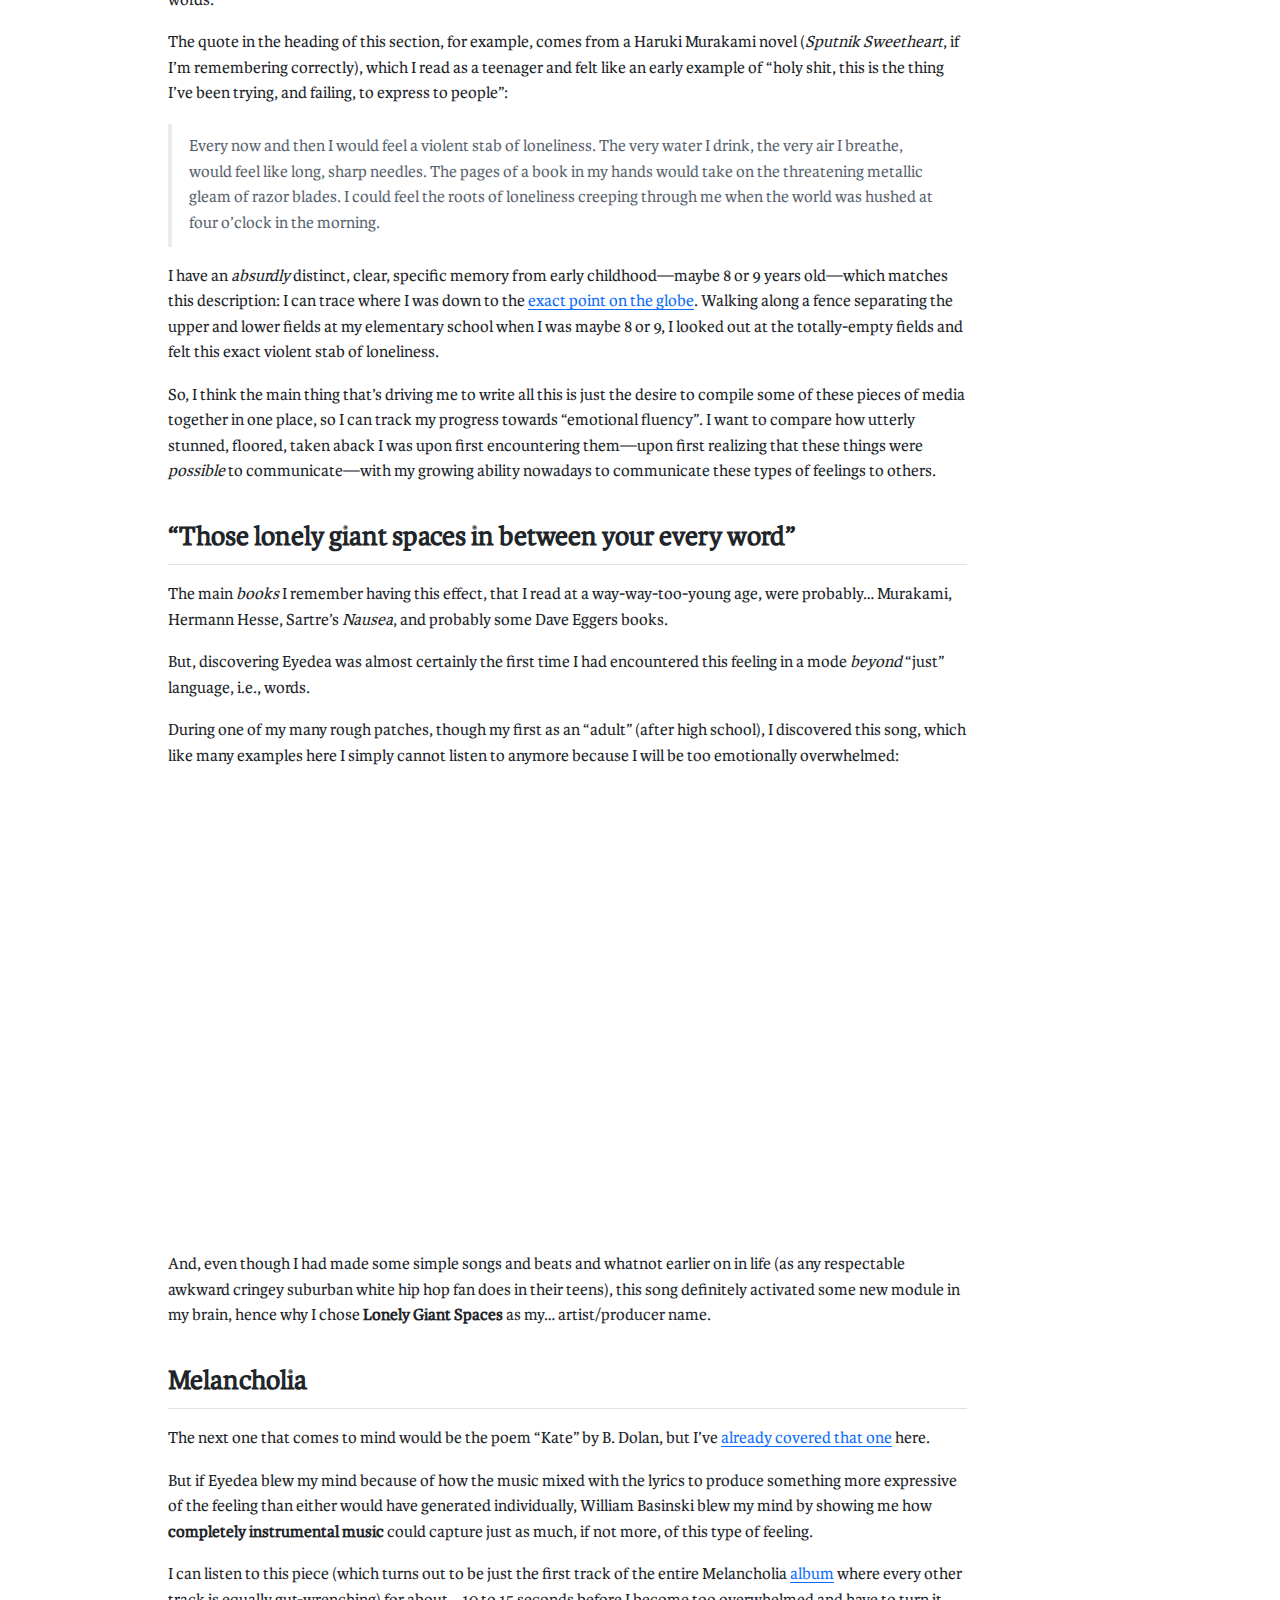
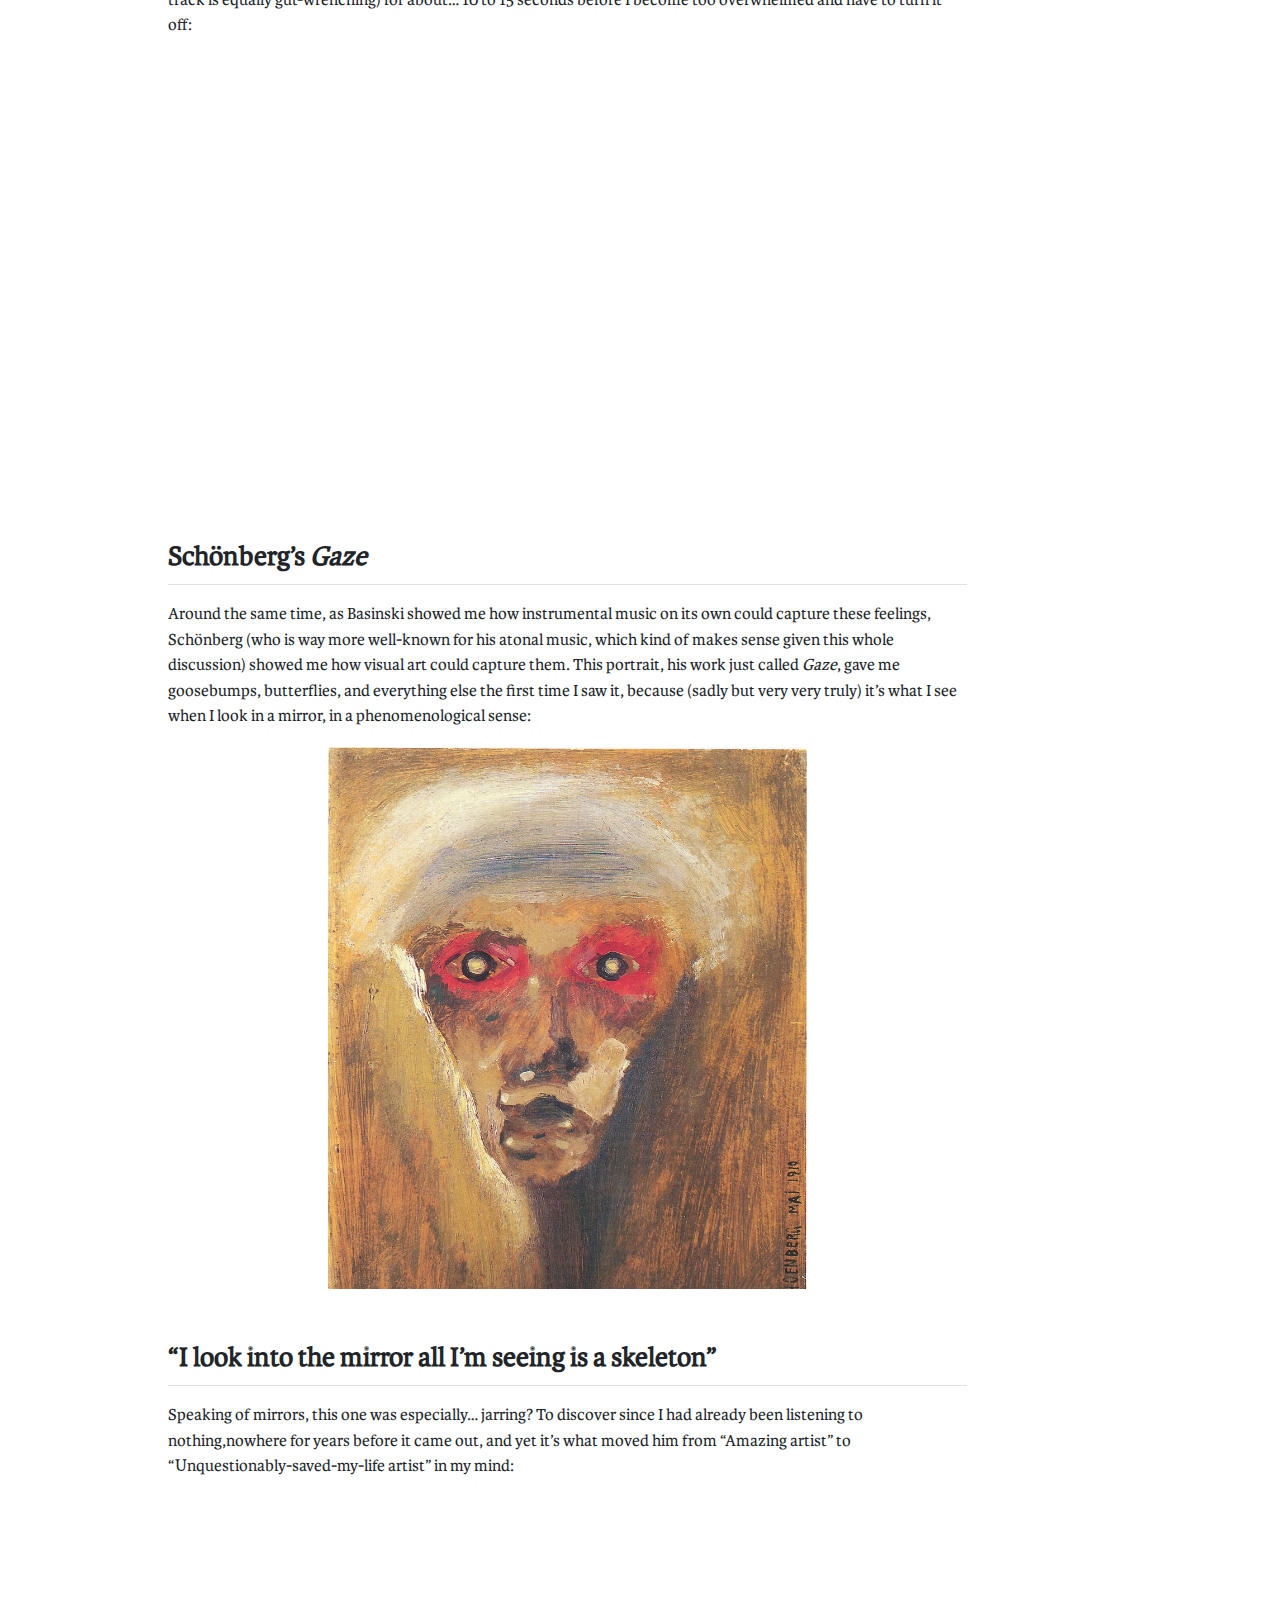
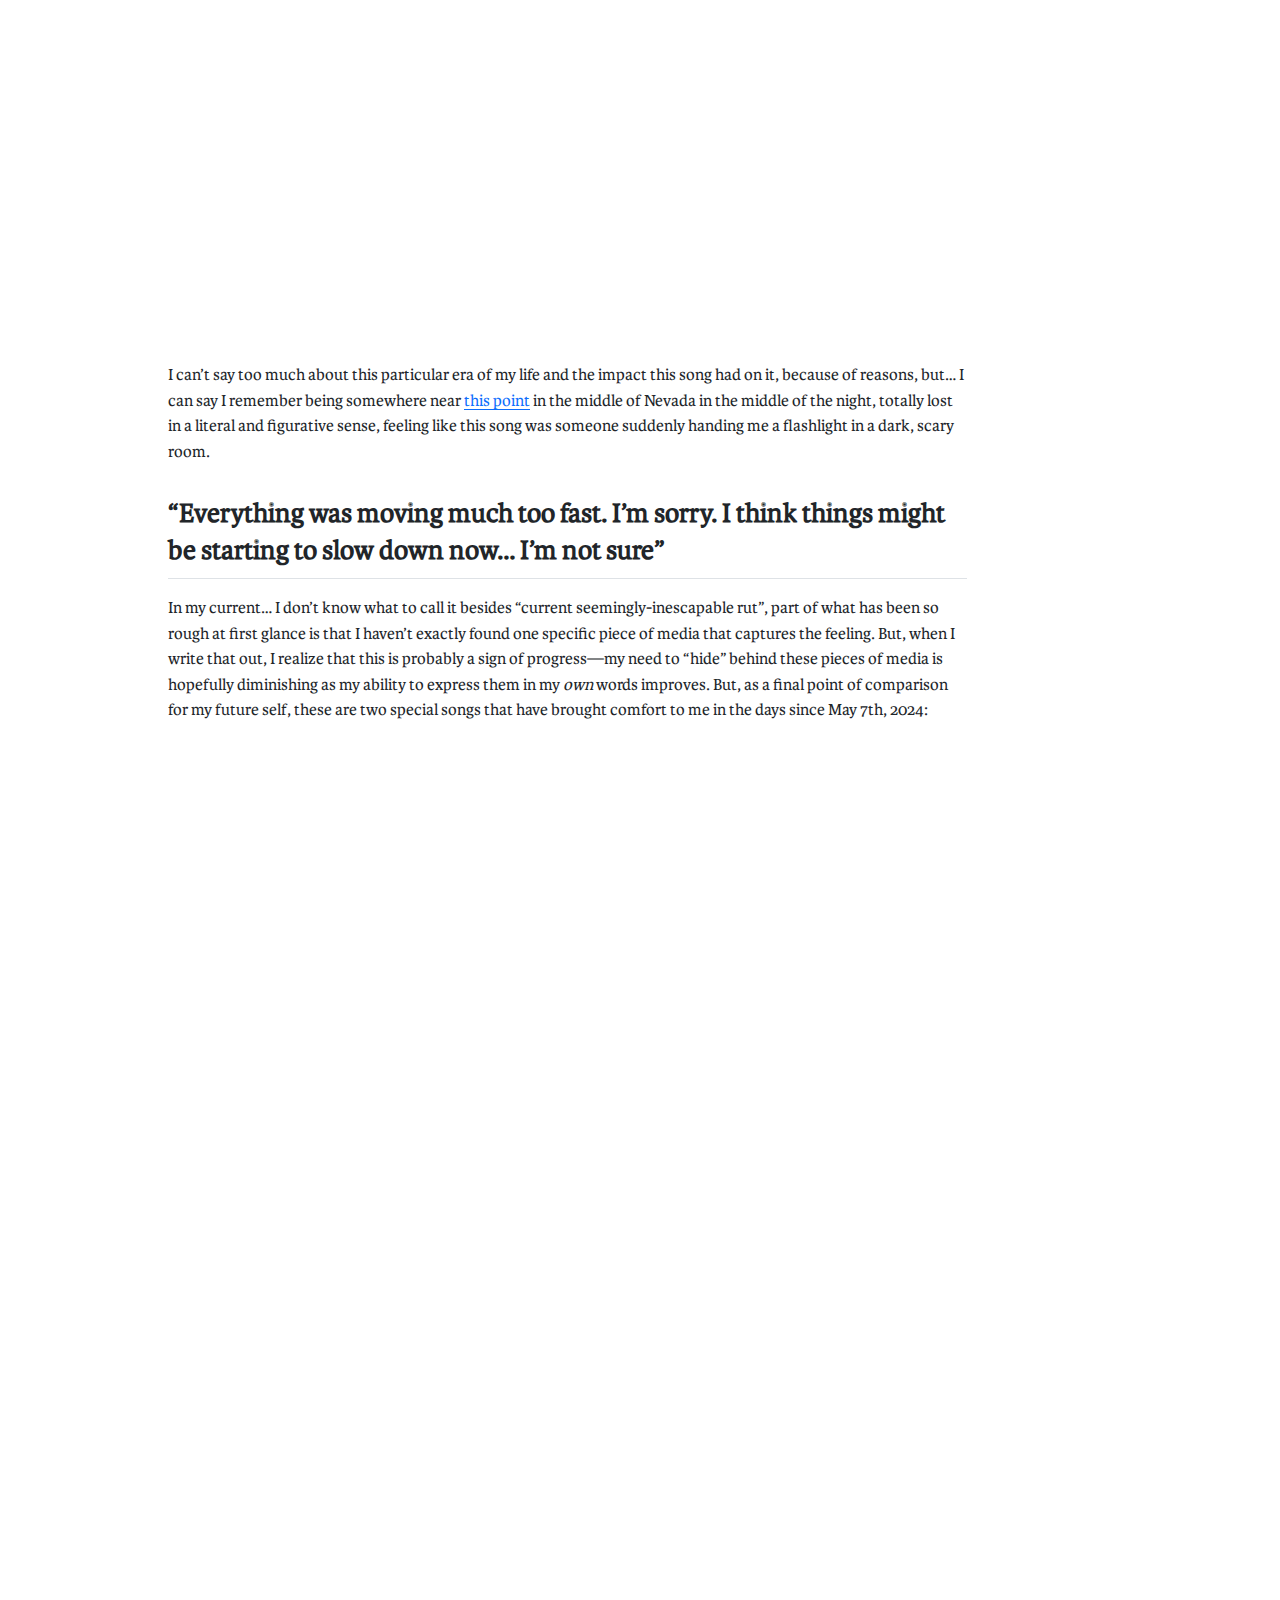
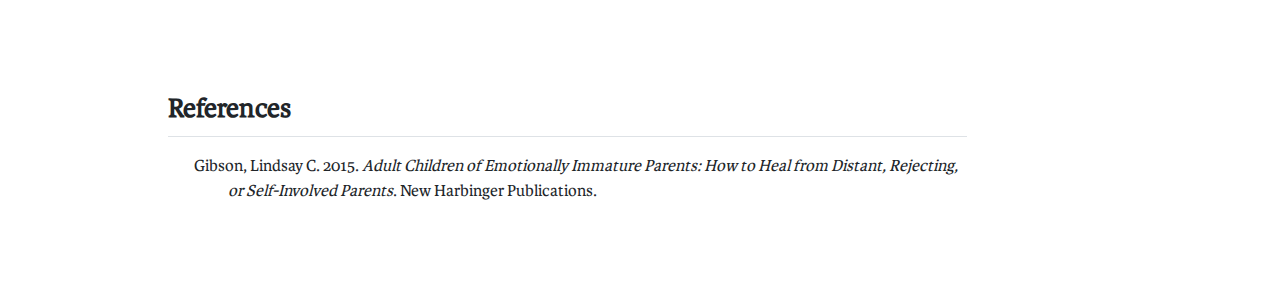
<file: docs/posts/2024-11-19_depression_pt2/index.html>
<!DOCTYPE html>
<html xmlns="http://www.w3.org/1999/xhtml" lang="en" xml:lang="en"><head>

<meta charset="utf-8">
<meta name="generator" content="quarto-1.8.26">

<meta name="viewport" content="width=device-width, initial-scale=1.0, user-scalable=yes">

<meta name="author" content="Jeff Jacobs">
<meta name="dcterms.date" content="2024-11-19">

<title>What Does Depression Feel Like? – I Am Become Jeff</title>
<style>
code{white-space: pre-wrap;}
span.smallcaps{font-variant: small-caps;}
div.columns{display: flex; gap: min(4vw, 1.5em);}
div.column{flex: auto; overflow-x: auto;}
div.hanging-indent{margin-left: 1.5em; text-indent: -1.5em;}
ul.task-list{list-style: none;}
ul.task-list li input[type="checkbox"] {
  width: 0.8em;
  margin: 0 0.8em 0.2em -1em; /* quarto-specific, see https://github.com/quarto-dev/quarto-cli/issues/4556 */ 
  vertical-align: middle;
}
/* CSS for citations */
div.csl-bib-body { }
div.csl-entry {
  clear: both;
  margin-bottom: 0em;
}
.hanging-indent div.csl-entry {
  margin-left:2em;
  text-indent:-2em;
}
div.csl-left-margin {
  min-width:2em;
  float:left;
}
div.csl-right-inline {
  margin-left:2em;
  padding-left:1em;
}
div.csl-indent {
  margin-left: 2em;
}</style>


<script src="../../site_libs/quarto-nav/quarto-nav.js"></script>
<script src="../../site_libs/clipboard/clipboard.min.js"></script>
<script src="../../site_libs/quarto-search/autocomplete.umd.js"></script>
<script src="../../site_libs/quarto-search/fuse.min.js"></script>
<script src="../../site_libs/quarto-search/quarto-search.js"></script>
<meta name="quarto:offset" content="../../">
<link href="../../favicon.png" rel="icon" type="image/png">
<script src="../../site_libs/quarto-html/quarto.js" type="module"></script>
<script src="../../site_libs/quarto-html/tabsets/tabsets.js" type="module"></script>
<script src="../../site_libs/quarto-html/axe/axe-check.js" type="module"></script>
<script src="../../site_libs/quarto-html/popper.min.js"></script>
<script src="../../site_libs/quarto-html/tippy.umd.min.js"></script>
<script src="../../site_libs/quarto-html/anchor.min.js"></script>
<link href="../../site_libs/quarto-html/tippy.css" rel="stylesheet">
<link href="../../site_libs/quarto-html/quarto-syntax-highlighting-587c61ba64f3a5504c4d52d930310e48.css" rel="stylesheet" class="quarto-color-scheme" id="quarto-text-highlighting-styles">
<link href="../../site_libs/quarto-html/quarto-syntax-highlighting-dark-b758ccaa5987ceb1b75504551e579abf.css" rel="stylesheet" class="quarto-color-scheme quarto-color-alternate" id="quarto-text-highlighting-styles">
<link href="../../site_libs/quarto-html/quarto-syntax-highlighting-587c61ba64f3a5504c4d52d930310e48.css" rel="stylesheet" class="quarto-color-scheme-extra" id="quarto-text-highlighting-styles">
<script src="../../site_libs/bootstrap/bootstrap.min.js"></script>
<link href="../../site_libs/bootstrap/bootstrap-icons.css" rel="stylesheet">
<link href="../../site_libs/bootstrap/bootstrap-05b0077c2f27bc7c80806a7e635f3014.min.css" rel="stylesheet" append-hash="true" class="quarto-color-scheme" id="quarto-bootstrap" data-mode="light">
<link href="../../site_libs/bootstrap/bootstrap-dark-a74786c31480e868977b1aa5f88d6b6d.min.css" rel="stylesheet" append-hash="true" class="quarto-color-scheme quarto-color-alternate" id="quarto-bootstrap" data-mode="dark">
<link href="../../site_libs/bootstrap/bootstrap-05b0077c2f27bc7c80806a7e635f3014.min.css" rel="stylesheet" append-hash="true" class="quarto-color-scheme-extra" id="quarto-bootstrap" data-mode="light">
<script id="quarto-search-options" type="application/json">{
  "location": "navbar",
  "copy-button": false,
  "collapse-after": 3,
  "panel-placement": "end",
  "type": "overlay",
  "limit": 50,
  "keyboard-shortcut": [
    "f",
    "/",
    "s"
  ],
  "show-item-context": false,
  "language": {
    "search-no-results-text": "No results",
    "search-matching-documents-text": "matching documents",
    "search-copy-link-title": "Copy link to search",
    "search-hide-matches-text": "Hide additional matches",
    "search-more-match-text": "more match in this document",
    "search-more-matches-text": "more matches in this document",
    "search-clear-button-title": "Clear",
    "search-text-placeholder": "",
    "search-detached-cancel-button-title": "Cancel",
    "search-submit-button-title": "Submit",
    "search-label": "Search"
  }
}</script>
<link rel="preconnect" href="https://fonts.googleapis.com"><link rel="preconnect" href="https://fonts.gstatic.com" crossorigin=""><link href="https://fonts.googleapis.com/css2?family=Reenie+Beanie&amp;display=swap" rel="stylesheet">


<link rel="stylesheet" href="../../styles.css">
</head>

<body class="nav-fixed quarto-light"><script id="quarto-html-before-body" type="application/javascript">
    const toggleBodyColorMode = (bsSheetEl) => {
      const mode = bsSheetEl.getAttribute("data-mode");
      const bodyEl = window.document.querySelector("body");
      if (mode === "dark") {
        bodyEl.classList.add("quarto-dark");
        bodyEl.classList.remove("quarto-light");
      } else {
        bodyEl.classList.add("quarto-light");
        bodyEl.classList.remove("quarto-dark");
      }
    }
    const toggleBodyColorPrimary = () => {
      const bsSheetEl = window.document.querySelector("link#quarto-bootstrap:not([rel=disabled-stylesheet])");
      if (bsSheetEl) {
        toggleBodyColorMode(bsSheetEl);
      }
    }
    const setColorSchemeToggle = (alternate) => {
      const toggles = window.document.querySelectorAll('.quarto-color-scheme-toggle');
      for (let i=0; i < toggles.length; i++) {
        const toggle = toggles[i];
        if (toggle) {
          if (alternate) {
            toggle.classList.add("alternate");
          } else {
            toggle.classList.remove("alternate");
          }
        }
      }
    };
    const toggleColorMode = (alternate) => {
      // Switch the stylesheets
      const primaryStylesheets = window.document.querySelectorAll('link.quarto-color-scheme:not(.quarto-color-alternate)');
      const alternateStylesheets = window.document.querySelectorAll('link.quarto-color-scheme.quarto-color-alternate');
      manageTransitions('#quarto-margin-sidebar .nav-link', false);
      if (alternate) {
        // note: dark is layered on light, we don't disable primary!
        enableStylesheet(alternateStylesheets);
        for (const sheetNode of alternateStylesheets) {
          if (sheetNode.id === "quarto-bootstrap") {
            toggleBodyColorMode(sheetNode);
          }
        }
      } else {
        disableStylesheet(alternateStylesheets);
        enableStylesheet(primaryStylesheets)
        toggleBodyColorPrimary();
      }
      manageTransitions('#quarto-margin-sidebar .nav-link', true);
      // Switch the toggles
      setColorSchemeToggle(alternate)
      // Hack to workaround the fact that safari doesn't
      // properly recolor the scrollbar when toggling (#1455)
      if (navigator.userAgent.indexOf('Safari') > 0 && navigator.userAgent.indexOf('Chrome') == -1) {
        manageTransitions("body", false);
        window.scrollTo(0, 1);
        setTimeout(() => {
          window.scrollTo(0, 0);
          manageTransitions("body", true);
        }, 40);
      }
    }
    const disableStylesheet = (stylesheets) => {
      for (let i=0; i < stylesheets.length; i++) {
        const stylesheet = stylesheets[i];
        stylesheet.rel = 'disabled-stylesheet';
      }
    }
    const enableStylesheet = (stylesheets) => {
      for (let i=0; i < stylesheets.length; i++) {
        const stylesheet = stylesheets[i];
        if(stylesheet.rel !== 'stylesheet') { // for Chrome, which will still FOUC without this check
          stylesheet.rel = 'stylesheet';
        }
      }
    }
    const manageTransitions = (selector, allowTransitions) => {
      const els = window.document.querySelectorAll(selector);
      for (let i=0; i < els.length; i++) {
        const el = els[i];
        if (allowTransitions) {
          el.classList.remove('notransition');
        } else {
          el.classList.add('notransition');
        }
      }
    }
    const isFileUrl = () => {
      return window.location.protocol === 'file:';
    }
    const hasAlternateSentinel = () => {
      let styleSentinel = getColorSchemeSentinel();
      if (styleSentinel !== null) {
        return styleSentinel === "alternate";
      } else {
        return false;
      }
    }
    const setStyleSentinel = (alternate) => {
      const value = alternate ? "alternate" : "default";
      if (!isFileUrl()) {
        window.localStorage.setItem("quarto-color-scheme", value);
      } else {
        localAlternateSentinel = value;
      }
    }
    const getColorSchemeSentinel = () => {
      if (!isFileUrl()) {
        const storageValue = window.localStorage.getItem("quarto-color-scheme");
        return storageValue != null ? storageValue : localAlternateSentinel;
      } else {
        return localAlternateSentinel;
      }
    }
    const toggleGiscusIfUsed = (isAlternate, darkModeDefault) => {
      const baseTheme = document.querySelector('#giscus-base-theme')?.value ?? 'light';
      const alternateTheme = document.querySelector('#giscus-alt-theme')?.value ?? 'dark';
      let newTheme = '';
      if(authorPrefersDark) {
        newTheme = isAlternate ? baseTheme : alternateTheme;
      } else {
        newTheme = isAlternate ? alternateTheme : baseTheme;
      }
      const changeGiscusTheme = () => {
        // From: https://github.com/giscus/giscus/issues/336
        const sendMessage = (message) => {
          const iframe = document.querySelector('iframe.giscus-frame');
          if (!iframe) return;
          iframe.contentWindow.postMessage({ giscus: message }, 'https://giscus.app');
        }
        sendMessage({
          setConfig: {
            theme: newTheme
          }
        });
      }
      const isGiscussLoaded = window.document.querySelector('iframe.giscus-frame') !== null;
      if (isGiscussLoaded) {
        changeGiscusTheme();
      }
    };
    const authorPrefersDark = false;
    const darkModeDefault = authorPrefersDark;
      document.querySelector('link#quarto-text-highlighting-styles.quarto-color-scheme-extra').rel = 'disabled-stylesheet';
      document.querySelector('link#quarto-bootstrap.quarto-color-scheme-extra').rel = 'disabled-stylesheet';
    let localAlternateSentinel = darkModeDefault ? 'alternate' : 'default';
    // Dark / light mode switch
    window.quartoToggleColorScheme = () => {
      // Read the current dark / light value
      let toAlternate = !hasAlternateSentinel();
      toggleColorMode(toAlternate);
      setStyleSentinel(toAlternate);
      toggleGiscusIfUsed(toAlternate, darkModeDefault);
      window.dispatchEvent(new Event('resize'));
    };
    // Switch to dark mode if need be
    if (hasAlternateSentinel()) {
      toggleColorMode(true);
    } else {
      toggleColorMode(false);
    }
  </script>

<div id="quarto-search-results"></div>
  <header id="quarto-header" class="headroom fixed-top">
    <nav class="navbar navbar-expand-lg " data-bs-theme="dark">
      <div class="navbar-container container-fluid">
      <div class="navbar-brand-container mx-auto">
    <a class="navbar-brand" href="../../index.html">
    <span class="navbar-title">I Am Become Jeff</span>
    </a>
  </div>
            <div id="quarto-search" class="" title="Search"></div>
          <button class="navbar-toggler" type="button" data-bs-toggle="collapse" data-bs-target="#navbarCollapse" aria-controls="navbarCollapse" role="menu" aria-expanded="false" aria-label="Toggle navigation" onclick="if (window.quartoToggleHeadroom) { window.quartoToggleHeadroom(); }">
  <span class="navbar-toggler-icon"></span>
</button>
          <div class="collapse navbar-collapse" id="navbarCollapse">
            <ul class="navbar-nav navbar-nav-scroll ms-auto">
  <li class="nav-item">
    <a class="nav-link" href="../../about.html"> 
<span class="menu-text">About</span></a>
  </li>  
  <li class="nav-item">
    <a class="nav-link" href="https://jpj.georgetown.domains"> 
<span class="menu-text">GU Homepage<i class="bi bi-box-arrow-up-right ps-2"></i></span></a>
  </li>  
</ul>
          </div> <!-- /navcollapse -->
            <div class="quarto-navbar-tools">
  <a href="" class="quarto-color-scheme-toggle quarto-navigation-tool  px-1" onclick="window.quartoToggleColorScheme(); return false;" title="Toggle dark mode"><i class="bi"></i></a>
</div>
      </div> <!-- /container-fluid -->
    </nav>
</header>
<!-- content -->
<div id="quarto-content" class="quarto-container page-columns page-rows-contents page-layout-article page-navbar">
<!-- sidebar -->
<!-- margin-sidebar -->
    <div id="quarto-margin-sidebar" class="sidebar margin-sidebar">
        <nav id="TOC" role="doc-toc" class="toc-active">
    <h2 id="toc-title">On this page</h2>
   
  <ul>
  <li><a href="#i-had-no-way-of-knowing-that-most-people-didnt-feel-that-way" id="toc-i-had-no-way-of-knowing-that-most-people-didnt-feel-that-way" class="nav-link active" data-scroll-target="#i-had-no-way-of-knowing-that-most-people-didnt-feel-that-way">“I had no way of knowing that most people didn’t feel that way”</a></li>
  <li><a href="#the-very-water-i-drink-the-very-air-i-breathe-would-feel-like-long-sharp-needles" id="toc-the-very-water-i-drink-the-very-air-i-breathe-would-feel-like-long-sharp-needles" class="nav-link" data-scroll-target="#the-very-water-i-drink-the-very-air-i-breathe-would-feel-like-long-sharp-needles">“The very water I drink, the very air I breathe, would feel like long, sharp needles”</a></li>
  <li><a href="#those-lonely-giant-spaces-in-between-your-every-word" id="toc-those-lonely-giant-spaces-in-between-your-every-word" class="nav-link" data-scroll-target="#those-lonely-giant-spaces-in-between-your-every-word">“Those lonely giant spaces in between your every word”</a></li>
  <li><a href="#melancholia" id="toc-melancholia" class="nav-link" data-scroll-target="#melancholia">Melancholia</a></li>
  <li><a href="#schönbergs-gaze" id="toc-schönbergs-gaze" class="nav-link" data-scroll-target="#schönbergs-gaze">Schönberg’s <em>Gaze</em></a></li>
  <li><a href="#i-look-into-the-mirror-all-im-seeing-is-a-skeleton" id="toc-i-look-into-the-mirror-all-im-seeing-is-a-skeleton" class="nav-link" data-scroll-target="#i-look-into-the-mirror-all-im-seeing-is-a-skeleton">“I look into the mirror all I’m seeing is a skeleton”</a></li>
  <li><a href="#everything-was-moving-much-too-fast.-im-sorry.-i-think-things-might-be-starting-to-slow-down-now-im-not-sure" id="toc-everything-was-moving-much-too-fast.-im-sorry.-i-think-things-might-be-starting-to-slow-down-now-im-not-sure" class="nav-link" data-scroll-target="#everything-was-moving-much-too-fast.-im-sorry.-i-think-things-might-be-starting-to-slow-down-now-im-not-sure">“Everything was moving much too fast. I’m sorry. I think things might be starting to slow down now… I’m not sure”</a></li>
  <li><a href="#references" id="toc-references" class="nav-link" data-scroll-target="#references">References</a></li>
  </ul>
</nav>
    </div>
<!-- main -->
<main class="content" id="quarto-document-content">


<header id="title-block-header" class="quarto-title-block default">
<div class="quarto-title">
<h1 class="title">What Does Depression Feel Like?</h1>
<p class="subtitle lead">Expression Beyond <em>Langue</em> vs.&nbsp;<em>Parole</em></p>
  <div class="quarto-categories">
    <div class="quarto-category">Life</div>
    <div class="quarto-category">Depression</div>
  </div>
  </div>


<div class="quarto-title-meta-author">
  <div class="quarto-title-meta-heading">Author</div>
  <div class="quarto-title-meta-heading">Affiliation</div>
  
    <div class="quarto-title-meta-contents">
    <p class="author">Jeff Jacobs </p>
  </div>
  <div class="quarto-title-meta-contents">
        <p class="affiliation">
            <a href="mailto:jj1088@georgetown.edu" target="_blank"><code>jj1088@georgetown.edu</code></a>
          </p>
      </div>
  </div>

<div class="quarto-title-meta">

      
    <div>
    <div class="quarto-title-meta-heading">Published</div>
    <div class="quarto-title-meta-contents">
      <p class="date">November 19, 2024</p>
    </div>
  </div>
  
    
  </div>
  


</header>


<section id="i-had-no-way-of-knowing-that-most-people-didnt-feel-that-way" class="level2">
<h2 class="anchored" data-anchor-id="i-had-no-way-of-knowing-that-most-people-didnt-feel-that-way">“I had no way of knowing that most people didn’t feel that way”</h2>
<p>Any time I even think about vocalizing (or even worse, writing down) something “personal”, a shrill, persistent voice in my head begins screaming:</p>
<blockquote class="blockquote">
<p>Shut up dude!</p>
</blockquote>
<blockquote class="blockquote">
<p>Nobody cares!</p>
</blockquote>
<blockquote class="blockquote">
<p>You’ve got about 3 seconds to stop, before you overwhelm everyone in your immediate vicinity!</p>
</blockquote>
<p>And, even though some of the things talked about in <span class="citation" data-cites="gibson_adult_2015">Gibson (<a href="#ref-gibson_adult_2015" role="doc-biblioref">2015</a>)</span> didn’t exactly match up with my own experiences, one anecdote from it (the very first one in the book) did feel extremely familiar:</p>
<blockquote class="blockquote">
<p>“It was incredibly lonely, like I was utterly isolated. It was a fact of my existence. It just felt normal. In my family, everyone was separate from each other, and we were all emotionally isolated. We lived parallel lives, with no points of contact. In high school, I used to get this image of floating in the ocean with no one around me. That’s how it felt at home.”</p>
<p>When I asked him more about the feeling of loneliness, he said, “It was a sensation of emptiness and nothingness. I had no way of knowing that most people didn’t feel that way. That feeling was just daily life for me.”</p>
</blockquote>
<p>What one of my parents would call “getting brainwashed by my ‘shrink’” over the past ~15 years, I think of as slowly coming to a realization: that, yes, the above is a pretty accurate description of how I felt when I was younger, and also captures my… surprise? when therapists would point out some of the more damaging aspects of my childhood.</p>
</section>
<section id="the-very-water-i-drink-the-very-air-i-breathe-would-feel-like-long-sharp-needles" class="level2">
<h2 class="anchored" data-anchor-id="the-very-water-i-drink-the-very-air-i-breathe-would-feel-like-long-sharp-needles">“The very water I drink, the very air I breathe, would feel like long, sharp needles”</h2>
<p>The corrollary to this realization—the “doing something about it” part—has been my journey to try and develop a language for expressing these previously-unnoticed feelings to people in my life (partners, friends, and others), rather than struggling in a wordless, panic-filled, isolated silence.</p>
<p>To stretch the language metaphor here a bit more, the part that keeps me up at night is how languages becomes more difficult to learn as you get older. To use an extreme example, but one that is often in the back of my mind: <a href="https://en.wikipedia.org/wiki/Genie_(feral_child)">Genie</a>, a woman who was prevented from acquiring language <em>at all</em> during her childhood, hasn’t been able to acquire fluency in adulthood either, despite being freed from her imposed isolation.</p>
<p>Though I’m obviously not in the same scenario as Genie in an objective psychological/behavioral sense (I <em>did</em> acquire fluency in a language during childhood, for example, hence my emphasis on using “fluency” here in a loose, metaphorical sense), subjectively I absolutely feel that I lack “emotional fluency”, and that it has been immensely difficult trying to develop it in adulthood.</p>
<p>Given all this, in the same way that Genie is still able to use sounds, gestures, facial expressions, and so on to try and communicate, I’ve found myself (for reasons I don’t entirely understand) holding tightly to the rare pieces of media—poems, songs, movies—which feel like they are expressing something that I feel but that I’m unable to express in words.</p>
<p>The quote in the heading of this section, for example, comes from a Haruki Murakami novel (<em>Sputnik Sweetheart</em>, if I’m remembering correctly), which I read as a teenager and felt like an early example of “holy shit, this is the thing I’ve been trying, and failing, to express to people”:</p>
<blockquote class="blockquote">
<p>Every now and then I would feel a violent stab of loneliness. The very water I drink, the very air I breathe, would feel like long, sharp needles. The pages of a book in my hands would take on the threatening metallic gleam of razor blades. I could feel the roots of loneliness creeping through me when the world was hushed at four o’clock in the morning.</p>
</blockquote>
<p>I have an <em>absurdly</em> distinct, clear, specific memory from early childhood—maybe 8 or 9 years old—which matches this description: I can trace where I was down to the <a href="https://maps.app.goo.gl/A7Z93kgeW22BkxYe7">exact point on the globe</a>. Walking along a fence separating the upper and lower fields at my elementary school when I was maybe 8 or 9, I looked out at the totally-empty fields and felt this exact violent stab of loneliness.</p>
<p>So, I think the main thing that’s driving me to write all this is just the desire to compile some of these pieces of media together in one place, so I can track my progress towards “emotional fluency”. I want to compare how utterly stunned, floored, taken aback I was upon first encountering them—upon first realizing that these things were <em>possible</em> to communicate—with my growing ability nowadays to communicate these types of feelings to others.</p>
</section>
<section id="those-lonely-giant-spaces-in-between-your-every-word" class="level2">
<h2 class="anchored" data-anchor-id="those-lonely-giant-spaces-in-between-your-every-word">“Those lonely giant spaces in between your every word”</h2>
<p>The main <em>books</em> I remember having this effect, that I read at a way-way-too-young age, were probably… Murakami, Hermann Hesse, Sartre’s <em>Nausea</em>, and probably some Dave Eggers books.</p>
<p>But, discovering Eyedea was almost certainly the first time I had encountered this feeling in a mode <em>beyond</em> “just” language, i.e., words.</p>
<p>During one of my many rough patches, though my first as an “adult” (after high school), I discovered this song, which like many examples here I simply cannot listen to anymore because I will be too emotionally overwhelmed:</p>
<div class="quarto-video ratio ratio-16x9"><iframe data-external="1" src="https://www.youtube.com/embed/4uyXaR9aPrk" title="" frameborder="0" allow="accelerometer; autoplay; clipboard-write; encrypted-media; gyroscope; picture-in-picture" allowfullscreen=""></iframe></div>
<p>And, even though I had made some simple songs and beats and whatnot earlier on in life (as any respectable awkward cringey suburban white hip hop fan does in their teens), this song definitely activated some new module in my brain, hence why I chose <strong>Lonely Giant Spaces</strong> as my… artist/producer name.</p>
</section>
<section id="melancholia" class="level2">
<h2 class="anchored" data-anchor-id="melancholia">Melancholia</h2>
<p>The next one that comes to mind would be the poem “Kate” by B. Dolan, but I’ve <a href="../../posts/2024-07-02-knieval/index.html">already covered that one</a> here.</p>
<p>But if Eyedea blew my mind because of how the music mixed with the lyrics to produce something more expressive of the feeling than either would have generated individually, William Basinski blew my mind by showing me how <strong>completely instrumental music</strong> could capture just as much, if not more, of this type of feeling.</p>
<p>I can listen to this piece (which turns out to be just the first track of the entire Melancholia <a href="https://music.youtube.com/playlist?list=OLAK5uy_n4kv72NcwoXUT0CAQ5rc-mks1q2NLd5AU&amp;si=5mHDwhvTBLLYGDOo">album</a> where every other track is equally gut-wrenching) for about… 10 to 15 seconds before I become too overwhelmed and have to turn it off:</p>
<div class="quarto-video ratio ratio-16x9"><iframe data-external="1" src="https://www.youtube.com/embed/PUhimrxosdw" title="" frameborder="0" allow="accelerometer; autoplay; clipboard-write; encrypted-media; gyroscope; picture-in-picture" allowfullscreen=""></iframe></div>
</section>
<section id="schönbergs-gaze" class="level2">
<h2 class="anchored" data-anchor-id="schönbergs-gaze">Schönberg’s <em>Gaze</em></h2>
<p>Around the same time, as Basinski showed me how instrumental music on its own could capture these feelings, Schönberg (who is way more well-known for his atonal music, which kind of makes sense given this whole discussion) showed me how visual art could capture them. This portrait, his work just called <em>Gaze</em>, gave me goosebumps, butterflies, and everything else the first time I saw it, because (sadly but very very truly) it’s what I see when I look in a mirror, in a phenomenological sense:</p>
<div class="quarto-figure quarto-figure-center">
<figure class="figure">
<p><img src="images/schoenberg_crop.jpg" class="img-fluid quarto-figure quarto-figure-center figure-img" style="width:60.0%"></p>
</figure>
</div>
</section>
<section id="i-look-into-the-mirror-all-im-seeing-is-a-skeleton" class="level2">
<h2 class="anchored" data-anchor-id="i-look-into-the-mirror-all-im-seeing-is-a-skeleton">“I look into the mirror all I’m seeing is a skeleton”</h2>
<p>Speaking of mirrors, this one was especially… jarring? To discover since I had already been listening to nothing,nowhere for years before it came out, and yet it’s what moved him from “Amazing artist” to “Unquestionably-saved-my-life artist” in my mind:</p>
<div class="quarto-video ratio ratio-16x9"><iframe data-external="1" src="https://www.youtube.com/embed/Tadq1Fso9cs" title="" frameborder="0" allow="accelerometer; autoplay; clipboard-write; encrypted-media; gyroscope; picture-in-picture" allowfullscreen=""></iframe></div>
<p>I can’t say too much about this particular era of my life and the impact this song had on it, because of reasons, but… I can say I remember being somewhere near <a href="https://maps.app.goo.gl/UNiHPSAVjPM53dZA8">this point</a> in the middle of Nevada in the middle of the night, totally lost in a literal and figurative sense, feeling like this song was someone suddenly handing me a flashlight in a dark, scary room.</p>
</section>
<section id="everything-was-moving-much-too-fast.-im-sorry.-i-think-things-might-be-starting-to-slow-down-now-im-not-sure" class="level2">
<h2 class="anchored" data-anchor-id="everything-was-moving-much-too-fast.-im-sorry.-i-think-things-might-be-starting-to-slow-down-now-im-not-sure">“Everything was moving much too fast. I’m sorry. I think things might be starting to slow down now… I’m not sure”</h2>
<p>In my current… I don’t know what to call it besides “current seemingly-inescapable rut”, part of what has been so rough at first glance is that I haven’t exactly found one specific piece of media that captures the feeling. But, when I write that out, I realize that this is probably a sign of progress—my need to “hide” behind these pieces of media is hopefully diminishing as my ability to express them in my <em>own</em> words improves. But, as a final point of comparison for my future self, these are two special songs that have brought comfort to me in the days since May 7th, 2024:</p>
<div class="quarto-video ratio ratio-16x9"><iframe data-external="1" src="https://www.youtube.com/embed/C4DwV8J9wzA" title="" frameborder="0" allow="accelerometer; autoplay; clipboard-write; encrypted-media; gyroscope; picture-in-picture" allowfullscreen=""></iframe></div>
<div class="quarto-video ratio ratio-16x9"><iframe data-external="1" src="https://www.youtube.com/embed/QyXQ_xdoLEY" title="" frameborder="0" allow="accelerometer; autoplay; clipboard-write; encrypted-media; gyroscope; picture-in-picture" allowfullscreen=""></iframe></div>
</section>
<section id="references" class="level2">
<h2 class="anchored" data-anchor-id="references">References</h2>
<div id="refs" class="references csl-bib-body hanging-indent" data-entry-spacing="0" role="list">
<div id="ref-gibson_adult_2015" class="csl-entry" role="listitem">
Gibson, Lindsay C. 2015. <em>Adult <span>Children</span> of <span>Emotionally Immature Parents</span>: <span>How</span> to <span>Heal</span> from <span>Distant</span>, <span>Rejecting</span>, or <span>Self-Involved Parents</span></em>. New Harbinger Publications.
</div>
</div>


</section>

</main> <!-- /main -->
<script id="quarto-html-after-body" type="application/javascript">
  window.document.addEventListener("DOMContentLoaded", function (event) {
    // Ensure there is a toggle, if there isn't float one in the top right
    if (window.document.querySelector('.quarto-color-scheme-toggle') === null) {
      const a = window.document.createElement('a');
      a.classList.add('top-right');
      a.classList.add('quarto-color-scheme-toggle');
      a.href = "";
      a.onclick = function() { try { window.quartoToggleColorScheme(); } catch {} return false; };
      const i = window.document.createElement("i");
      i.classList.add('bi');
      a.appendChild(i);
      window.document.body.appendChild(a);
    }
    setColorSchemeToggle(hasAlternateSentinel())
    const icon = "";
    const anchorJS = new window.AnchorJS();
    anchorJS.options = {
      placement: 'right',
      icon: icon
    };
    anchorJS.add('.anchored');
    const isCodeAnnotation = (el) => {
      for (const clz of el.classList) {
        if (clz.startsWith('code-annotation-')) {                     
          return true;
        }
      }
      return false;
    }
    const onCopySuccess = function(e) {
      // button target
      const button = e.trigger;
      // don't keep focus
      button.blur();
      // flash "checked"
      button.classList.add('code-copy-button-checked');
      var currentTitle = button.getAttribute("title");
      button.setAttribute("title", "Copied!");
      let tooltip;
      if (window.bootstrap) {
        button.setAttribute("data-bs-toggle", "tooltip");
        button.setAttribute("data-bs-placement", "left");
        button.setAttribute("data-bs-title", "Copied!");
        tooltip = new bootstrap.Tooltip(button, 
          { trigger: "manual", 
            customClass: "code-copy-button-tooltip",
            offset: [0, -8]});
        tooltip.show();    
      }
      setTimeout(function() {
        if (tooltip) {
          tooltip.hide();
          button.removeAttribute("data-bs-title");
          button.removeAttribute("data-bs-toggle");
          button.removeAttribute("data-bs-placement");
        }
        button.setAttribute("title", currentTitle);
        button.classList.remove('code-copy-button-checked');
      }, 1000);
      // clear code selection
      e.clearSelection();
    }
    const getTextToCopy = function(trigger) {
      const outerScaffold = trigger.parentElement.cloneNode(true);
      const codeEl = outerScaffold.querySelector('code');
      for (const childEl of codeEl.children) {
        if (isCodeAnnotation(childEl)) {
          childEl.remove();
        }
      }
      return codeEl.innerText;
    }
    const clipboard = new window.ClipboardJS('.code-copy-button:not([data-in-quarto-modal])', {
      text: getTextToCopy
    });
    clipboard.on('success', onCopySuccess);
    if (window.document.getElementById('quarto-embedded-source-code-modal')) {
      const clipboardModal = new window.ClipboardJS('.code-copy-button[data-in-quarto-modal]', {
        text: getTextToCopy,
        container: window.document.getElementById('quarto-embedded-source-code-modal')
      });
      clipboardModal.on('success', onCopySuccess);
    }
      var localhostRegex = new RegExp(/^(?:http|https):\/\/localhost\:?[0-9]*\//);
      var mailtoRegex = new RegExp(/^mailto:/);
        var filterRegex = new RegExp('/' + window.location.host + '/');
      var isInternal = (href) => {
          return filterRegex.test(href) || localhostRegex.test(href) || mailtoRegex.test(href);
      }
      // Inspect non-navigation links and adorn them if external
     var links = window.document.querySelectorAll('a[href]:not(.nav-link):not(.navbar-brand):not(.toc-action):not(.sidebar-link):not(.sidebar-item-toggle):not(.pagination-link):not(.no-external):not([aria-hidden]):not(.dropdown-item):not(.quarto-navigation-tool):not(.about-link)');
      for (var i=0; i<links.length; i++) {
        const link = links[i];
        if (!isInternal(link.href)) {
          // undo the damage that might have been done by quarto-nav.js in the case of
          // links that we want to consider external
          if (link.dataset.originalHref !== undefined) {
            link.href = link.dataset.originalHref;
          }
        }
      }
    function tippyHover(el, contentFn, onTriggerFn, onUntriggerFn) {
      const config = {
        allowHTML: true,
        maxWidth: 500,
        delay: 100,
        arrow: false,
        appendTo: function(el) {
            return el.parentElement;
        },
        interactive: true,
        interactiveBorder: 10,
        theme: 'quarto',
        placement: 'bottom-start',
      };
      if (contentFn) {
        config.content = contentFn;
      }
      if (onTriggerFn) {
        config.onTrigger = onTriggerFn;
      }
      if (onUntriggerFn) {
        config.onUntrigger = onUntriggerFn;
      }
      window.tippy(el, config); 
    }
    const noterefs = window.document.querySelectorAll('a[role="doc-noteref"]');
    for (var i=0; i<noterefs.length; i++) {
      const ref = noterefs[i];
      tippyHover(ref, function() {
        // use id or data attribute instead here
        let href = ref.getAttribute('data-footnote-href') || ref.getAttribute('href');
        try { href = new URL(href).hash; } catch {}
        const id = href.replace(/^#\/?/, "");
        const note = window.document.getElementById(id);
        if (note) {
          return note.innerHTML;
        } else {
          return "";
        }
      });
    }
    const xrefs = window.document.querySelectorAll('a.quarto-xref');
    const processXRef = (id, note) => {
      // Strip column container classes
      const stripColumnClz = (el) => {
        el.classList.remove("page-full", "page-columns");
        if (el.children) {
          for (const child of el.children) {
            stripColumnClz(child);
          }
        }
      }
      stripColumnClz(note)
      if (id === null || id.startsWith('sec-')) {
        // Special case sections, only their first couple elements
        const container = document.createElement("div");
        if (note.children && note.children.length > 2) {
          container.appendChild(note.children[0].cloneNode(true));
          for (let i = 1; i < note.children.length; i++) {
            const child = note.children[i];
            if (child.tagName === "P" && child.innerText === "") {
              continue;
            } else {
              container.appendChild(child.cloneNode(true));
              break;
            }
          }
          if (window.Quarto?.typesetMath) {
            window.Quarto.typesetMath(container);
          }
          return container.innerHTML
        } else {
          if (window.Quarto?.typesetMath) {
            window.Quarto.typesetMath(note);
          }
          return note.innerHTML;
        }
      } else {
        // Remove any anchor links if they are present
        const anchorLink = note.querySelector('a.anchorjs-link');
        if (anchorLink) {
          anchorLink.remove();
        }
        if (window.Quarto?.typesetMath) {
          window.Quarto.typesetMath(note);
        }
        if (note.classList.contains("callout")) {
          return note.outerHTML;
        } else {
          return note.innerHTML;
        }
      }
    }
    for (var i=0; i<xrefs.length; i++) {
      const xref = xrefs[i];
      tippyHover(xref, undefined, function(instance) {
        instance.disable();
        let url = xref.getAttribute('href');
        let hash = undefined; 
        if (url.startsWith('#')) {
          hash = url;
        } else {
          try { hash = new URL(url).hash; } catch {}
        }
        if (hash) {
          const id = hash.replace(/^#\/?/, "");
          const note = window.document.getElementById(id);
          if (note !== null) {
            try {
              const html = processXRef(id, note.cloneNode(true));
              instance.setContent(html);
            } finally {
              instance.enable();
              instance.show();
            }
          } else {
            // See if we can fetch this
            fetch(url.split('#')[0])
            .then(res => res.text())
            .then(html => {
              const parser = new DOMParser();
              const htmlDoc = parser.parseFromString(html, "text/html");
              const note = htmlDoc.getElementById(id);
              if (note !== null) {
                const html = processXRef(id, note);
                instance.setContent(html);
              } 
            }).finally(() => {
              instance.enable();
              instance.show();
            });
          }
        } else {
          // See if we can fetch a full url (with no hash to target)
          // This is a special case and we should probably do some content thinning / targeting
          fetch(url)
          .then(res => res.text())
          .then(html => {
            const parser = new DOMParser();
            const htmlDoc = parser.parseFromString(html, "text/html");
            const note = htmlDoc.querySelector('main.content');
            if (note !== null) {
              // This should only happen for chapter cross references
              // (since there is no id in the URL)
              // remove the first header
              if (note.children.length > 0 && note.children[0].tagName === "HEADER") {
                note.children[0].remove();
              }
              const html = processXRef(null, note);
              instance.setContent(html);
            } 
          }).finally(() => {
            instance.enable();
            instance.show();
          });
        }
      }, function(instance) {
      });
    }
        let selectedAnnoteEl;
        const selectorForAnnotation = ( cell, annotation) => {
          let cellAttr = 'data-code-cell="' + cell + '"';
          let lineAttr = 'data-code-annotation="' +  annotation + '"';
          const selector = 'span[' + cellAttr + '][' + lineAttr + ']';
          return selector;
        }
        const selectCodeLines = (annoteEl) => {
          const doc = window.document;
          const targetCell = annoteEl.getAttribute("data-target-cell");
          const targetAnnotation = annoteEl.getAttribute("data-target-annotation");
          const annoteSpan = window.document.querySelector(selectorForAnnotation(targetCell, targetAnnotation));
          const lines = annoteSpan.getAttribute("data-code-lines").split(",");
          const lineIds = lines.map((line) => {
            return targetCell + "-" + line;
          })
          let top = null;
          let height = null;
          let parent = null;
          if (lineIds.length > 0) {
              //compute the position of the single el (top and bottom and make a div)
              const el = window.document.getElementById(lineIds[0]);
              top = el.offsetTop;
              height = el.offsetHeight;
              parent = el.parentElement.parentElement;
            if (lineIds.length > 1) {
              const lastEl = window.document.getElementById(lineIds[lineIds.length - 1]);
              const bottom = lastEl.offsetTop + lastEl.offsetHeight;
              height = bottom - top;
            }
            if (top !== null && height !== null && parent !== null) {
              // cook up a div (if necessary) and position it 
              let div = window.document.getElementById("code-annotation-line-highlight");
              if (div === null) {
                div = window.document.createElement("div");
                div.setAttribute("id", "code-annotation-line-highlight");
                div.style.position = 'absolute';
                parent.appendChild(div);
              }
              div.style.top = top - 2 + "px";
              div.style.height = height + 4 + "px";
              div.style.left = 0;
              let gutterDiv = window.document.getElementById("code-annotation-line-highlight-gutter");
              if (gutterDiv === null) {
                gutterDiv = window.document.createElement("div");
                gutterDiv.setAttribute("id", "code-annotation-line-highlight-gutter");
                gutterDiv.style.position = 'absolute';
                const codeCell = window.document.getElementById(targetCell);
                const gutter = codeCell.querySelector('.code-annotation-gutter');
                gutter.appendChild(gutterDiv);
              }
              gutterDiv.style.top = top - 2 + "px";
              gutterDiv.style.height = height + 4 + "px";
            }
            selectedAnnoteEl = annoteEl;
          }
        };
        const unselectCodeLines = () => {
          const elementsIds = ["code-annotation-line-highlight", "code-annotation-line-highlight-gutter"];
          elementsIds.forEach((elId) => {
            const div = window.document.getElementById(elId);
            if (div) {
              div.remove();
            }
          });
          selectedAnnoteEl = undefined;
        };
          // Handle positioning of the toggle
      window.addEventListener(
        "resize",
        throttle(() => {
          elRect = undefined;
          if (selectedAnnoteEl) {
            selectCodeLines(selectedAnnoteEl);
          }
        }, 10)
      );
      function throttle(fn, ms) {
      let throttle = false;
      let timer;
        return (...args) => {
          if(!throttle) { // first call gets through
              fn.apply(this, args);
              throttle = true;
          } else { // all the others get throttled
              if(timer) clearTimeout(timer); // cancel #2
              timer = setTimeout(() => {
                fn.apply(this, args);
                timer = throttle = false;
              }, ms);
          }
        };
      }
        // Attach click handler to the DT
        const annoteDls = window.document.querySelectorAll('dt[data-target-cell]');
        for (const annoteDlNode of annoteDls) {
          annoteDlNode.addEventListener('click', (event) => {
            const clickedEl = event.target;
            if (clickedEl !== selectedAnnoteEl) {
              unselectCodeLines();
              const activeEl = window.document.querySelector('dt[data-target-cell].code-annotation-active');
              if (activeEl) {
                activeEl.classList.remove('code-annotation-active');
              }
              selectCodeLines(clickedEl);
              clickedEl.classList.add('code-annotation-active');
            } else {
              // Unselect the line
              unselectCodeLines();
              clickedEl.classList.remove('code-annotation-active');
            }
          });
        }
    const findCites = (el) => {
      const parentEl = el.parentElement;
      if (parentEl) {
        const cites = parentEl.dataset.cites;
        if (cites) {
          return {
            el,
            cites: cites.split(' ')
          };
        } else {
          return findCites(el.parentElement)
        }
      } else {
        return undefined;
      }
    };
    var bibliorefs = window.document.querySelectorAll('a[role="doc-biblioref"]');
    for (var i=0; i<bibliorefs.length; i++) {
      const ref = bibliorefs[i];
      const citeInfo = findCites(ref);
      if (citeInfo) {
        tippyHover(citeInfo.el, function() {
          var popup = window.document.createElement('div');
          citeInfo.cites.forEach(function(cite) {
            var citeDiv = window.document.createElement('div');
            citeDiv.classList.add('hanging-indent');
            citeDiv.classList.add('csl-entry');
            var biblioDiv = window.document.getElementById('ref-' + cite);
            if (biblioDiv) {
              citeDiv.innerHTML = biblioDiv.innerHTML;
            }
            popup.appendChild(citeDiv);
          });
          return popup.innerHTML;
        });
      }
    }
  });
  </script>
</div> <!-- /content -->




</body></html>
</file>
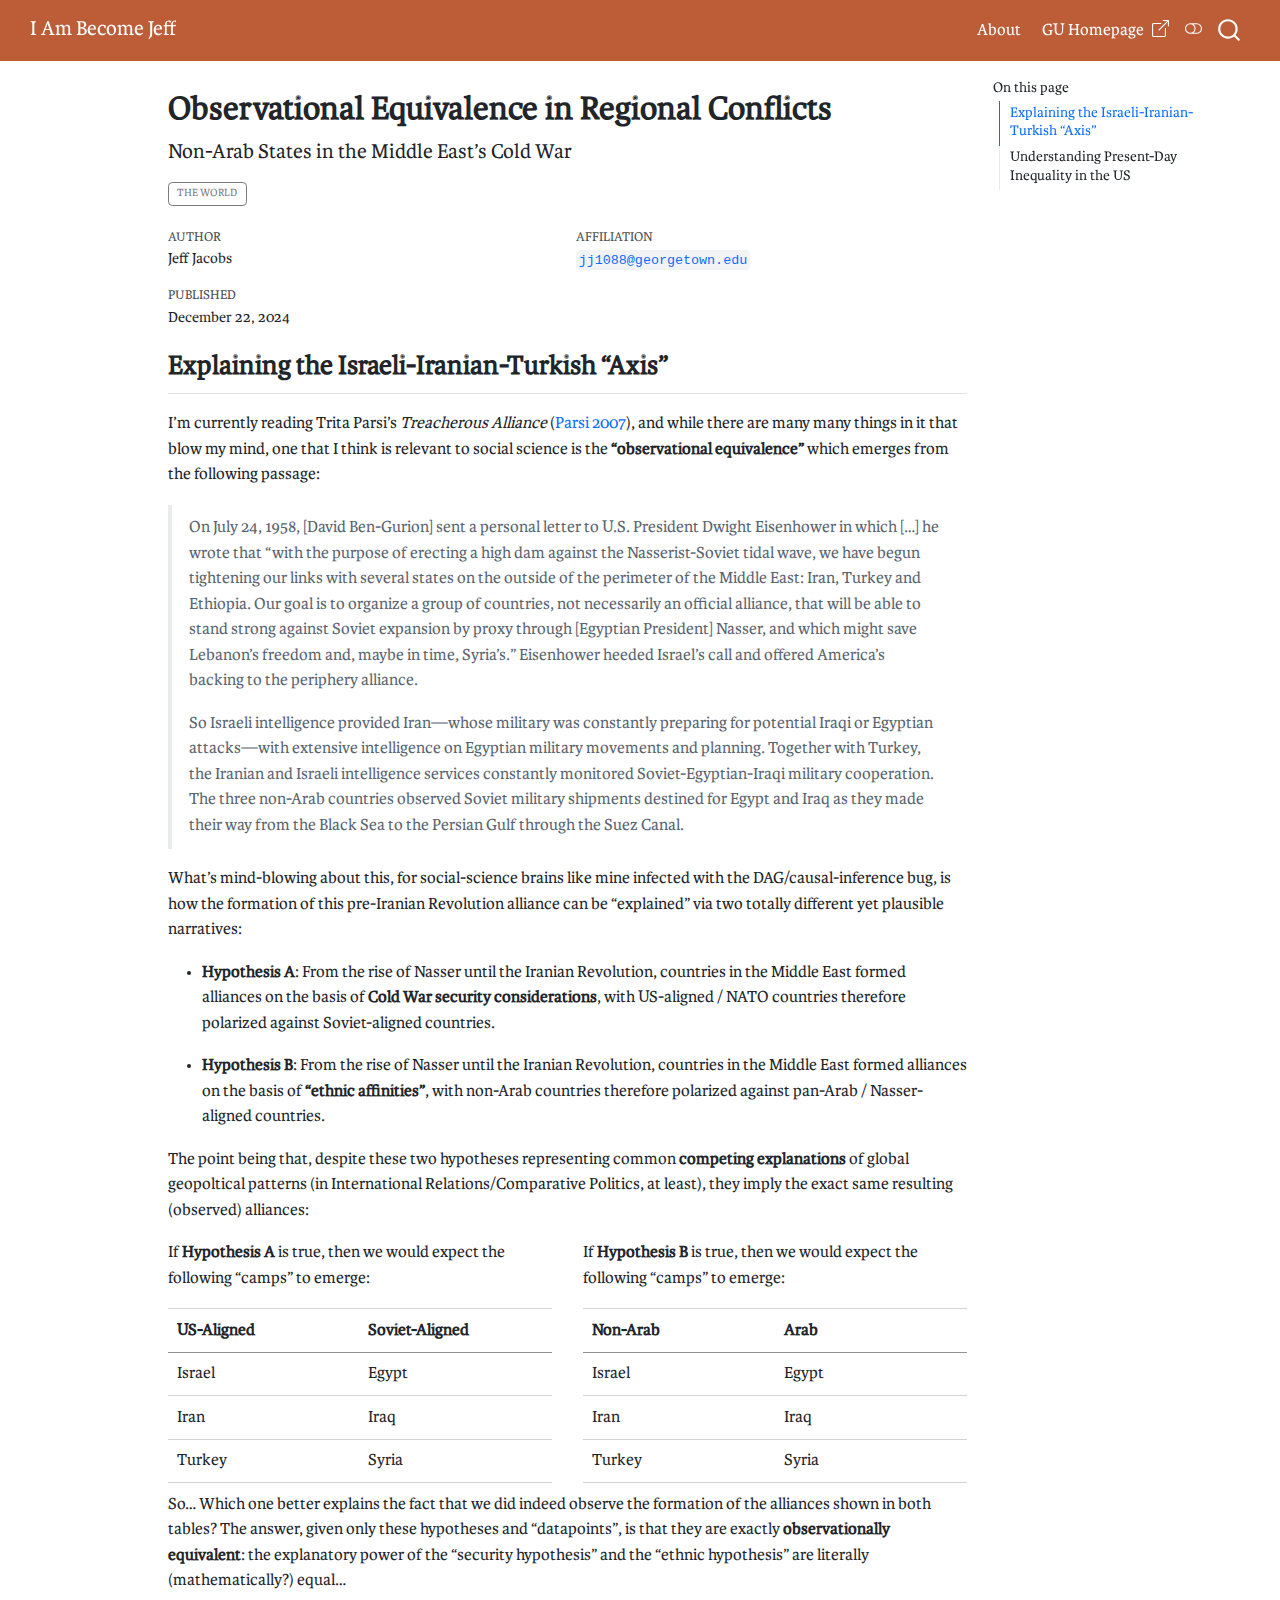
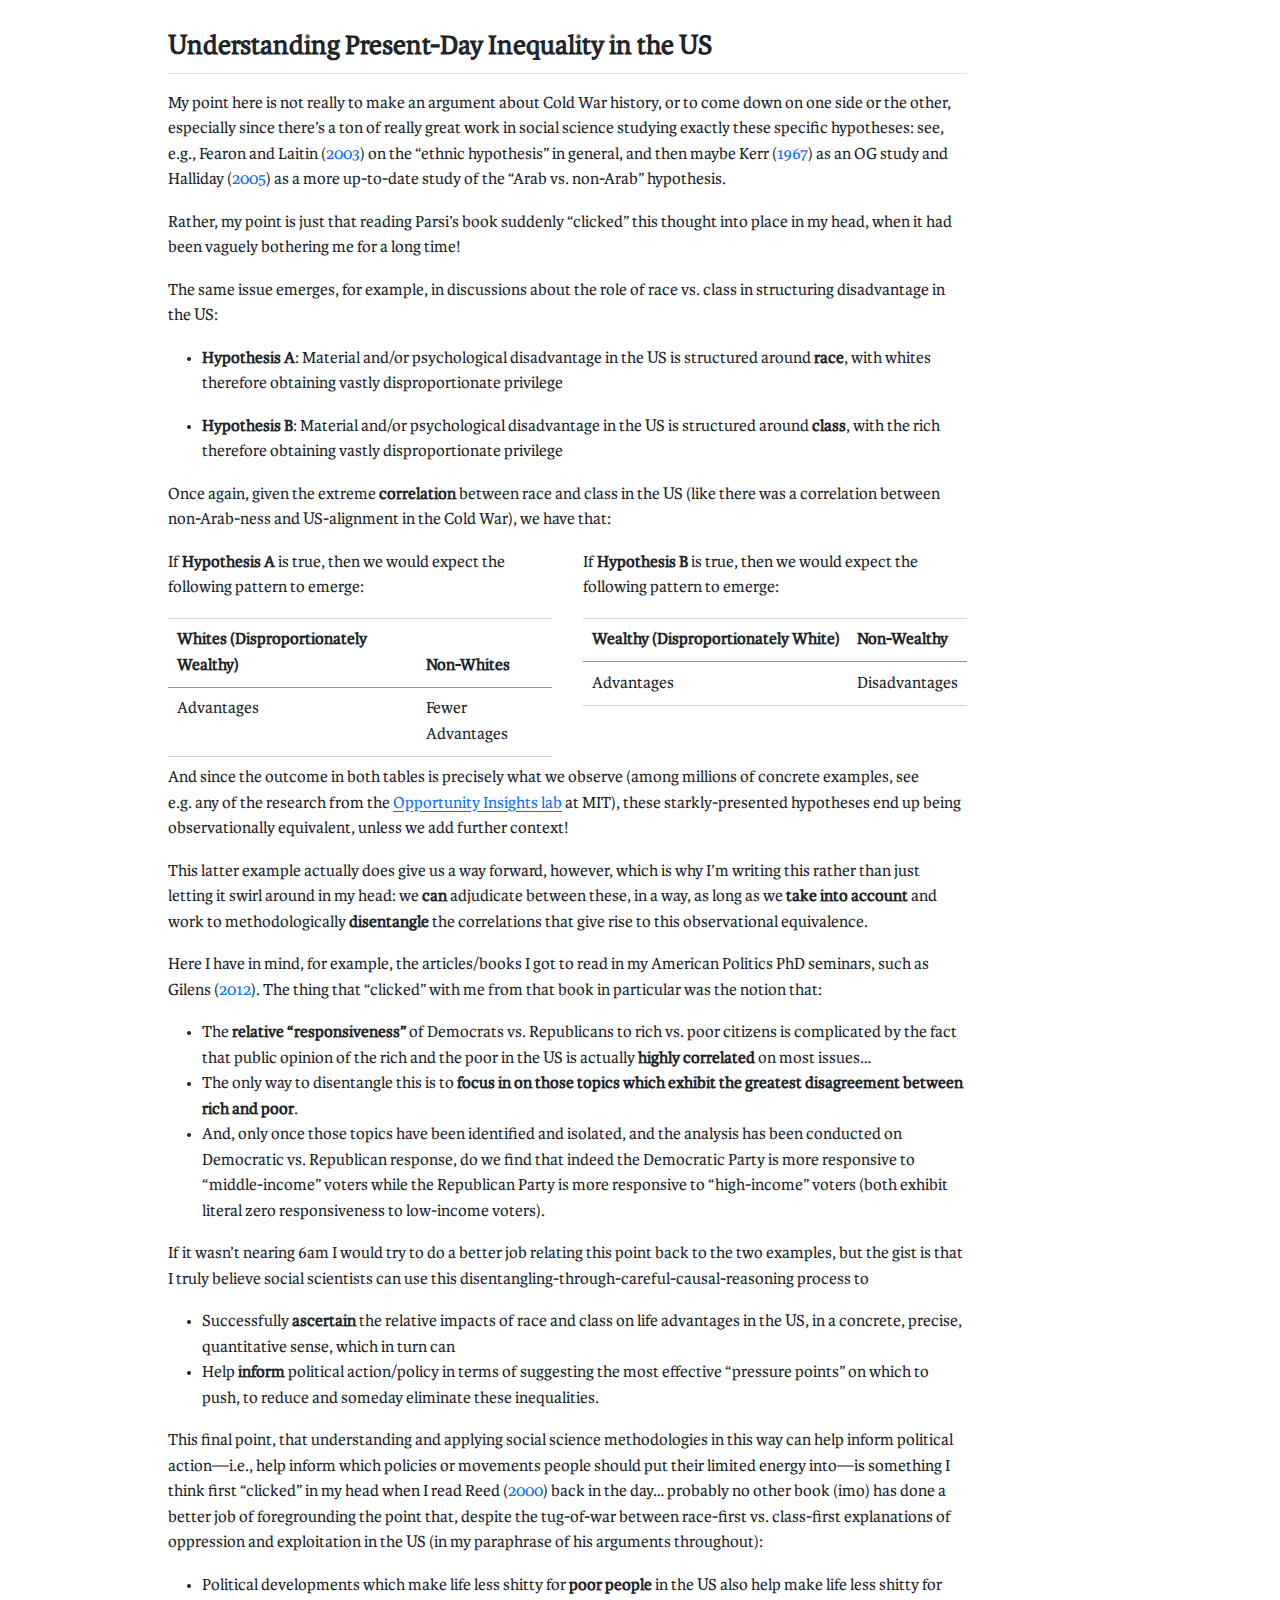
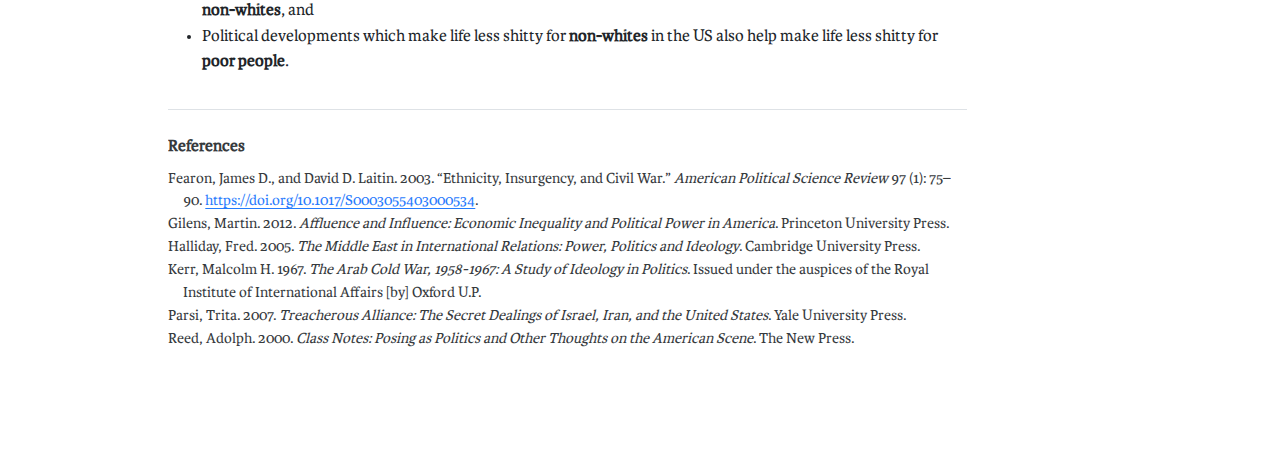
<file: docs/posts/2024-12-22-observational-equivalence/index.html>
<!DOCTYPE html>
<html xmlns="http://www.w3.org/1999/xhtml" lang="en" xml:lang="en"><head>

<meta charset="utf-8">
<meta name="generator" content="quarto-1.8.26">

<meta name="viewport" content="width=device-width, initial-scale=1.0, user-scalable=yes">

<meta name="author" content="Jeff Jacobs">
<meta name="dcterms.date" content="2024-12-22">

<title>Observational Equivalence in Regional Conflicts – I Am Become Jeff</title>
<style>
code{white-space: pre-wrap;}
span.smallcaps{font-variant: small-caps;}
div.columns{display: flex; gap: min(4vw, 1.5em);}
div.column{flex: auto; overflow-x: auto;}
div.hanging-indent{margin-left: 1.5em; text-indent: -1.5em;}
ul.task-list{list-style: none;}
ul.task-list li input[type="checkbox"] {
  width: 0.8em;
  margin: 0 0.8em 0.2em -1em; /* quarto-specific, see https://github.com/quarto-dev/quarto-cli/issues/4556 */ 
  vertical-align: middle;
}
/* CSS for citations */
div.csl-bib-body { }
div.csl-entry {
  clear: both;
  margin-bottom: 0em;
}
.hanging-indent div.csl-entry {
  margin-left:2em;
  text-indent:-2em;
}
div.csl-left-margin {
  min-width:2em;
  float:left;
}
div.csl-right-inline {
  margin-left:2em;
  padding-left:1em;
}
div.csl-indent {
  margin-left: 2em;
}</style>


<script src="../../site_libs/quarto-nav/quarto-nav.js"></script>
<script src="../../site_libs/clipboard/clipboard.min.js"></script>
<script src="../../site_libs/quarto-search/autocomplete.umd.js"></script>
<script src="../../site_libs/quarto-search/fuse.min.js"></script>
<script src="../../site_libs/quarto-search/quarto-search.js"></script>
<meta name="quarto:offset" content="../../">
<link href="../../favicon.png" rel="icon" type="image/png">
<script src="../../site_libs/quarto-html/quarto.js" type="module"></script>
<script src="../../site_libs/quarto-html/tabsets/tabsets.js" type="module"></script>
<script src="../../site_libs/quarto-html/axe/axe-check.js" type="module"></script>
<script src="../../site_libs/quarto-html/popper.min.js"></script>
<script src="../../site_libs/quarto-html/tippy.umd.min.js"></script>
<script src="../../site_libs/quarto-html/anchor.min.js"></script>
<link href="../../site_libs/quarto-html/tippy.css" rel="stylesheet">
<link href="../../site_libs/quarto-html/quarto-syntax-highlighting-587c61ba64f3a5504c4d52d930310e48.css" rel="stylesheet" class="quarto-color-scheme" id="quarto-text-highlighting-styles">
<link href="../../site_libs/quarto-html/quarto-syntax-highlighting-dark-b758ccaa5987ceb1b75504551e579abf.css" rel="stylesheet" class="quarto-color-scheme quarto-color-alternate" id="quarto-text-highlighting-styles">
<link href="../../site_libs/quarto-html/quarto-syntax-highlighting-587c61ba64f3a5504c4d52d930310e48.css" rel="stylesheet" class="quarto-color-scheme-extra" id="quarto-text-highlighting-styles">
<script src="../../site_libs/bootstrap/bootstrap.min.js"></script>
<link href="../../site_libs/bootstrap/bootstrap-icons.css" rel="stylesheet">
<link href="../../site_libs/bootstrap/bootstrap-05b0077c2f27bc7c80806a7e635f3014.min.css" rel="stylesheet" append-hash="true" class="quarto-color-scheme" id="quarto-bootstrap" data-mode="light">
<link href="../../site_libs/bootstrap/bootstrap-dark-a74786c31480e868977b1aa5f88d6b6d.min.css" rel="stylesheet" append-hash="true" class="quarto-color-scheme quarto-color-alternate" id="quarto-bootstrap" data-mode="dark">
<link href="../../site_libs/bootstrap/bootstrap-05b0077c2f27bc7c80806a7e635f3014.min.css" rel="stylesheet" append-hash="true" class="quarto-color-scheme-extra" id="quarto-bootstrap" data-mode="light">
<script id="quarto-search-options" type="application/json">{
  "location": "navbar",
  "copy-button": false,
  "collapse-after": 3,
  "panel-placement": "end",
  "type": "overlay",
  "limit": 50,
  "keyboard-shortcut": [
    "f",
    "/",
    "s"
  ],
  "show-item-context": false,
  "language": {
    "search-no-results-text": "No results",
    "search-matching-documents-text": "matching documents",
    "search-copy-link-title": "Copy link to search",
    "search-hide-matches-text": "Hide additional matches",
    "search-more-match-text": "more match in this document",
    "search-more-matches-text": "more matches in this document",
    "search-clear-button-title": "Clear",
    "search-text-placeholder": "",
    "search-detached-cancel-button-title": "Cancel",
    "search-submit-button-title": "Submit",
    "search-label": "Search"
  }
}</script>
<link rel="preconnect" href="https://fonts.googleapis.com"><link rel="preconnect" href="https://fonts.gstatic.com" crossorigin=""><link href="https://fonts.googleapis.com/css2?family=Reenie+Beanie&amp;display=swap" rel="stylesheet">


<link rel="stylesheet" href="../../styles.css">
</head>

<body class="nav-fixed quarto-light"><script id="quarto-html-before-body" type="application/javascript">
    const toggleBodyColorMode = (bsSheetEl) => {
      const mode = bsSheetEl.getAttribute("data-mode");
      const bodyEl = window.document.querySelector("body");
      if (mode === "dark") {
        bodyEl.classList.add("quarto-dark");
        bodyEl.classList.remove("quarto-light");
      } else {
        bodyEl.classList.add("quarto-light");
        bodyEl.classList.remove("quarto-dark");
      }
    }
    const toggleBodyColorPrimary = () => {
      const bsSheetEl = window.document.querySelector("link#quarto-bootstrap:not([rel=disabled-stylesheet])");
      if (bsSheetEl) {
        toggleBodyColorMode(bsSheetEl);
      }
    }
    const setColorSchemeToggle = (alternate) => {
      const toggles = window.document.querySelectorAll('.quarto-color-scheme-toggle');
      for (let i=0; i < toggles.length; i++) {
        const toggle = toggles[i];
        if (toggle) {
          if (alternate) {
            toggle.classList.add("alternate");
          } else {
            toggle.classList.remove("alternate");
          }
        }
      }
    };
    const toggleColorMode = (alternate) => {
      // Switch the stylesheets
      const primaryStylesheets = window.document.querySelectorAll('link.quarto-color-scheme:not(.quarto-color-alternate)');
      const alternateStylesheets = window.document.querySelectorAll('link.quarto-color-scheme.quarto-color-alternate');
      manageTransitions('#quarto-margin-sidebar .nav-link', false);
      if (alternate) {
        // note: dark is layered on light, we don't disable primary!
        enableStylesheet(alternateStylesheets);
        for (const sheetNode of alternateStylesheets) {
          if (sheetNode.id === "quarto-bootstrap") {
            toggleBodyColorMode(sheetNode);
          }
        }
      } else {
        disableStylesheet(alternateStylesheets);
        enableStylesheet(primaryStylesheets)
        toggleBodyColorPrimary();
      }
      manageTransitions('#quarto-margin-sidebar .nav-link', true);
      // Switch the toggles
      setColorSchemeToggle(alternate)
      // Hack to workaround the fact that safari doesn't
      // properly recolor the scrollbar when toggling (#1455)
      if (navigator.userAgent.indexOf('Safari') > 0 && navigator.userAgent.indexOf('Chrome') == -1) {
        manageTransitions("body", false);
        window.scrollTo(0, 1);
        setTimeout(() => {
          window.scrollTo(0, 0);
          manageTransitions("body", true);
        }, 40);
      }
    }
    const disableStylesheet = (stylesheets) => {
      for (let i=0; i < stylesheets.length; i++) {
        const stylesheet = stylesheets[i];
        stylesheet.rel = 'disabled-stylesheet';
      }
    }
    const enableStylesheet = (stylesheets) => {
      for (let i=0; i < stylesheets.length; i++) {
        const stylesheet = stylesheets[i];
        if(stylesheet.rel !== 'stylesheet') { // for Chrome, which will still FOUC without this check
          stylesheet.rel = 'stylesheet';
        }
      }
    }
    const manageTransitions = (selector, allowTransitions) => {
      const els = window.document.querySelectorAll(selector);
      for (let i=0; i < els.length; i++) {
        const el = els[i];
        if (allowTransitions) {
          el.classList.remove('notransition');
        } else {
          el.classList.add('notransition');
        }
      }
    }
    const isFileUrl = () => {
      return window.location.protocol === 'file:';
    }
    const hasAlternateSentinel = () => {
      let styleSentinel = getColorSchemeSentinel();
      if (styleSentinel !== null) {
        return styleSentinel === "alternate";
      } else {
        return false;
      }
    }
    const setStyleSentinel = (alternate) => {
      const value = alternate ? "alternate" : "default";
      if (!isFileUrl()) {
        window.localStorage.setItem("quarto-color-scheme", value);
      } else {
        localAlternateSentinel = value;
      }
    }
    const getColorSchemeSentinel = () => {
      if (!isFileUrl()) {
        const storageValue = window.localStorage.getItem("quarto-color-scheme");
        return storageValue != null ? storageValue : localAlternateSentinel;
      } else {
        return localAlternateSentinel;
      }
    }
    const toggleGiscusIfUsed = (isAlternate, darkModeDefault) => {
      const baseTheme = document.querySelector('#giscus-base-theme')?.value ?? 'light';
      const alternateTheme = document.querySelector('#giscus-alt-theme')?.value ?? 'dark';
      let newTheme = '';
      if(authorPrefersDark) {
        newTheme = isAlternate ? baseTheme : alternateTheme;
      } else {
        newTheme = isAlternate ? alternateTheme : baseTheme;
      }
      const changeGiscusTheme = () => {
        // From: https://github.com/giscus/giscus/issues/336
        const sendMessage = (message) => {
          const iframe = document.querySelector('iframe.giscus-frame');
          if (!iframe) return;
          iframe.contentWindow.postMessage({ giscus: message }, 'https://giscus.app');
        }
        sendMessage({
          setConfig: {
            theme: newTheme
          }
        });
      }
      const isGiscussLoaded = window.document.querySelector('iframe.giscus-frame') !== null;
      if (isGiscussLoaded) {
        changeGiscusTheme();
      }
    };
    const authorPrefersDark = false;
    const darkModeDefault = authorPrefersDark;
      document.querySelector('link#quarto-text-highlighting-styles.quarto-color-scheme-extra').rel = 'disabled-stylesheet';
      document.querySelector('link#quarto-bootstrap.quarto-color-scheme-extra').rel = 'disabled-stylesheet';
    let localAlternateSentinel = darkModeDefault ? 'alternate' : 'default';
    // Dark / light mode switch
    window.quartoToggleColorScheme = () => {
      // Read the current dark / light value
      let toAlternate = !hasAlternateSentinel();
      toggleColorMode(toAlternate);
      setStyleSentinel(toAlternate);
      toggleGiscusIfUsed(toAlternate, darkModeDefault);
      window.dispatchEvent(new Event('resize'));
    };
    // Switch to dark mode if need be
    if (hasAlternateSentinel()) {
      toggleColorMode(true);
    } else {
      toggleColorMode(false);
    }
  </script>

<div id="quarto-search-results"></div>
  <header id="quarto-header" class="headroom fixed-top">
    <nav class="navbar navbar-expand-lg " data-bs-theme="dark">
      <div class="navbar-container container-fluid">
      <div class="navbar-brand-container mx-auto">
    <a class="navbar-brand" href="../../index.html">
    <span class="navbar-title">I Am Become Jeff</span>
    </a>
  </div>
            <div id="quarto-search" class="" title="Search"></div>
          <button class="navbar-toggler" type="button" data-bs-toggle="collapse" data-bs-target="#navbarCollapse" aria-controls="navbarCollapse" role="menu" aria-expanded="false" aria-label="Toggle navigation" onclick="if (window.quartoToggleHeadroom) { window.quartoToggleHeadroom(); }">
  <span class="navbar-toggler-icon"></span>
</button>
          <div class="collapse navbar-collapse" id="navbarCollapse">
            <ul class="navbar-nav navbar-nav-scroll ms-auto">
  <li class="nav-item">
    <a class="nav-link" href="../../about.html"> 
<span class="menu-text">About</span></a>
  </li>  
  <li class="nav-item">
    <a class="nav-link" href="https://jpj.georgetown.domains"> 
<span class="menu-text">GU Homepage<i class="bi bi-box-arrow-up-right ps-2"></i></span></a>
  </li>  
</ul>
          </div> <!-- /navcollapse -->
            <div class="quarto-navbar-tools">
  <a href="" class="quarto-color-scheme-toggle quarto-navigation-tool  px-1" onclick="window.quartoToggleColorScheme(); return false;" title="Toggle dark mode"><i class="bi"></i></a>
</div>
      </div> <!-- /container-fluid -->
    </nav>
</header>
<!-- content -->
<div id="quarto-content" class="quarto-container page-columns page-rows-contents page-layout-article page-navbar">
<!-- sidebar -->
<!-- margin-sidebar -->
    <div id="quarto-margin-sidebar" class="sidebar margin-sidebar">
        <nav id="TOC" role="doc-toc" class="toc-active">
    <h2 id="toc-title">On this page</h2>
   
  <ul>
  <li><a href="#explaining-the-israeli-iranian-turkish-axis" id="toc-explaining-the-israeli-iranian-turkish-axis" class="nav-link active" data-scroll-target="#explaining-the-israeli-iranian-turkish-axis">Explaining the Israeli-Iranian-Turkish “Axis”</a></li>
  <li><a href="#understanding-present-day-inequality-in-the-us" id="toc-understanding-present-day-inequality-in-the-us" class="nav-link" data-scroll-target="#understanding-present-day-inequality-in-the-us">Understanding Present-Day Inequality in the US</a></li>
  </ul>
</nav>
    </div>
<!-- main -->
<main class="content" id="quarto-document-content">


<header id="title-block-header" class="quarto-title-block default">
<div class="quarto-title">
<h1 class="title">Observational Equivalence in Regional Conflicts</h1>
<p class="subtitle lead">Non-Arab States in the Middle East’s Cold War</p>
  <div class="quarto-categories">
    <div class="quarto-category">The World</div>
  </div>
  </div>


<div class="quarto-title-meta-author">
  <div class="quarto-title-meta-heading">Author</div>
  <div class="quarto-title-meta-heading">Affiliation</div>
  
    <div class="quarto-title-meta-contents">
    <p class="author">Jeff Jacobs </p>
  </div>
  <div class="quarto-title-meta-contents">
        <p class="affiliation">
            <a href="mailto:jj1088@georgetown.edu" target="_blank"><code>jj1088@georgetown.edu</code></a>
          </p>
      </div>
  </div>

<div class="quarto-title-meta">

      
    <div>
    <div class="quarto-title-meta-heading">Published</div>
    <div class="quarto-title-meta-contents">
      <p class="date">December 22, 2024</p>
    </div>
  </div>
  
    
  </div>
  


</header>


<section id="explaining-the-israeli-iranian-turkish-axis" class="level2">
<h2 class="anchored" data-anchor-id="explaining-the-israeli-iranian-turkish-axis">Explaining the Israeli-Iranian-Turkish “Axis”</h2>
<p>I’m currently reading Trita Parsi’s <em>Treacherous Alliance</em> <span class="citation" data-cites="parsi_treacherous_2007">(<a href="#ref-parsi_treacherous_2007" role="doc-biblioref">Parsi 2007</a>)</span>, and while there are many many things in it that blow my mind, one that I think is relevant to social science is the <strong>“observational equivalence”</strong> which emerges from the following passage:</p>
<!-- By the late 1950s, an Israeli-Iranian entente had taken shape, fueled by the solidification of Egyptian-Soviet relations and the emergence of Nasser as the leader of the Arab masses after the 1956 Suez war. -->
<!-- The collusion of Israel, Britain, and France in the attack on Egypt in 1956 cemented Nasser's and the wider Arab world's suspicion and hostility toward both their former colonial masters and Israel. -->
<!-- But Ben-Gurion, ever so cautious and suspicious of the outside world's attitudes toward the Jewish State, feared that Iran and the periphery states wouldn’t enter into full strategic relations with Israel unless pressured by the United States. -->
<blockquote class="blockquote">
<p>On July 24, 1958, [David Ben-Gurion] sent a personal letter to U.S. President Dwight Eisenhower in which […] he wrote that “with the purpose of erecting a high dam against the Nasserist-Soviet tidal wave, we have begun tightening our links with several states on the outside of the perimeter of the Middle East: Iran, Turkey and Ethiopia. Our goal is to organize a group of countries, not necessarily an official alliance, that will be able to stand strong against Soviet expansion by proxy through [Egyptian President] Nasser, and which might save Lebanon’s freedom and, maybe in time, Syria’s.” Eisenhower heeded Israel’s call and offered America’s backing to the periphery alliance.</p>
<p>So Israeli intelligence provided Iran—whose military was constantly preparing for potential Iraqi or Egyptian attacks—with extensive intelligence on Egyptian military movements and planning. Together with Turkey, the Iranian and Israeli intelligence services constantly monitored Soviet-Egyptian-Iraqi military cooperation. The three non-Arab countries observed Soviet military shipments destined for Egypt and Iraq as they made their way from the Black Sea to the Persian Gulf through the Suez Canal.</p>
</blockquote>
<!-- But as long as Iran balanced Iraq and diverted the Iraqi armed forces eastward and away from the Jewish State, Israel was provided with a small but important window of safety. -->
<p>What’s mind-blowing about this, for social-science brains like mine infected with the DAG/causal-inference bug, is how the formation of this pre-Iranian Revolution alliance can be “explained” via two totally different yet plausible narratives:</p>
<ul>
<li><p><strong>Hypothesis A</strong>: From the rise of Nasser until the Iranian Revolution, countries in the Middle East formed alliances on the basis of <strong>Cold War security considerations</strong>, with US-aligned / NATO countries therefore polarized against Soviet-aligned countries.</p></li>
<li><p><strong>Hypothesis B</strong>: From the rise of Nasser until the Iranian Revolution, countries in the Middle East formed alliances on the basis of <strong>“ethnic affinities”</strong>, with non-Arab countries therefore polarized against pan-Arab / Nasser-aligned countries.</p></li>
</ul>
<p>The point being that, despite these two hypotheses representing common <strong>competing explanations</strong> of global geopoltical patterns (in International Relations/Comparative Politics, at least), they imply the exact same resulting (observed) alliances:</p>
<div class="columns">
<div class="column" style="width:48%;">
<p>If <strong>Hypothesis A</strong> is true, then we would expect the following “camps” to emerge:</p>
<table class="caption-top table">
<colgroup>
<col style="width: 50%">
<col style="width: 50%">
</colgroup>
<thead>
<tr class="header">
<th>US-Aligned</th>
<th>Soviet-Aligned</th>
</tr>
</thead>
<tbody>
<tr class="odd">
<td>Israel</td>
<td>Egypt</td>
</tr>
<tr class="even">
<td>Iran</td>
<td>Iraq</td>
</tr>
<tr class="odd">
<td>Turkey</td>
<td>Syria</td>
</tr>
</tbody>
</table>
</div><div class="column" style="width:4%;">
<p>&nbsp;</p>
</div><div class="column" style="width:48%;">
<p>If <strong>Hypothesis B</strong> is true, then we would expect the following “camps” to emerge:</p>
<table class="caption-top table">
<colgroup>
<col style="width: 50%">
<col style="width: 50%">
</colgroup>
<thead>
<tr class="header">
<th>Non-Arab</th>
<th>Arab</th>
</tr>
</thead>
<tbody>
<tr class="odd">
<td>Israel</td>
<td>Egypt</td>
</tr>
<tr class="even">
<td>Iran</td>
<td>Iraq</td>
</tr>
<tr class="odd">
<td>Turkey</td>
<td>Syria</td>
</tr>
</tbody>
</table>
</div>
</div>
<p>So… Which one better explains the fact that we did indeed observe the formation of the alliances shown in both tables? The answer, given only these hypotheses and “datapoints”, is that they are exactly <strong>observationally equivalent</strong>: the explanatory power of the “security hypothesis” and the “ethnic hypothesis” are literally (mathematically?) equal…</p>
</section>
<section id="understanding-present-day-inequality-in-the-us" class="level2">
<h2 class="anchored" data-anchor-id="understanding-present-day-inequality-in-the-us">Understanding Present-Day Inequality in the US</h2>
<p>My point here is not really to make an argument about Cold War history, or to come down on one side or the other, especially since there’s a ton of really great work in social science studying exactly these specific hypotheses: see, e.g., <span class="citation" data-cites="fearon_ethnicity_2003">Fearon and Laitin (<a href="#ref-fearon_ethnicity_2003" role="doc-biblioref">2003</a>)</span> on the “ethnic hypothesis” in general, and then maybe <span class="citation" data-cites="kerr_arab_1967">Kerr (<a href="#ref-kerr_arab_1967" role="doc-biblioref">1967</a>)</span> as an OG study and <span class="citation" data-cites="halliday_middle_2005">Halliday (<a href="#ref-halliday_middle_2005" role="doc-biblioref">2005</a>)</span> as a more up-to-date study of the “Arab vs.&nbsp;non-Arab” hypothesis.</p>
<p>Rather, my point is just that reading Parsi’s book suddenly “clicked” this thought into place in my head, when it had been vaguely bothering me for a long time!</p>
<p>The same issue emerges, for example, in discussions about the role of race vs.&nbsp;class in structuring disadvantage in the US:</p>
<ul>
<li><p><strong>Hypothesis A</strong>: Material and/or psychological disadvantage in the US is structured around <strong>race</strong>, with whites therefore obtaining vastly disproportionate privilege</p></li>
<li><p><strong>Hypothesis B</strong>: Material and/or psychological disadvantage in the US is structured around <strong>class</strong>, with the rich therefore obtaining vastly disproportionate privilege</p></li>
</ul>
<p>Once again, given the extreme <strong>correlation</strong> between race and class in the US (like there was a correlation between non-Arab-ness and US-alignment in the Cold War), we have that:</p>
<div class="columns">
<div class="column" style="width:48%;">
<p>If <strong>Hypothesis A</strong> is true, then we would expect the following pattern to emerge:</p>
<table class="caption-top table">
<thead>
<tr class="header">
<th>Whites (Disproportionately Wealthy)</th>
<th>Non-Whites</th>
</tr>
</thead>
<tbody>
<tr class="odd">
<td>Advantages</td>
<td>Fewer Advantages</td>
</tr>
</tbody>
</table>
</div><div class="column" style="width:4%;">
<p>&nbsp;</p>
</div><div class="column" style="width:48%;">
<p>If <strong>Hypothesis B</strong> is true, then we would expect the following pattern to emerge:</p>
<table class="caption-top table">
<thead>
<tr class="header">
<th>Wealthy (Disproportionately White)</th>
<th>Non-Wealthy</th>
</tr>
</thead>
<tbody>
<tr class="odd">
<td>Advantages</td>
<td>Disadvantages</td>
</tr>
</tbody>
</table>
</div>
</div>
<p>And since the outcome in both tables is precisely what we observe (among millions of concrete examples, see e.g.&nbsp;any of the research from the <a href="https://opportunityinsights.org/race/">Opportunity Insights lab</a> at MIT), these starkly-presented hypotheses end up being observationally equivalent, unless we add further context!</p>
<p>This latter example actually does give us a way forward, however, which is why I’m writing this rather than just letting it swirl around in my head: we <strong>can</strong> adjudicate between these, in a way, as long as we <strong>take into account</strong> and work to methodologically <strong>disentangle</strong> the correlations that give rise to this observational equivalence.</p>
<p>Here I have in mind, for example, the articles/books I got to read in my American Politics PhD seminars, such as <span class="citation" data-cites="gilens_affluence_2012">Gilens (<a href="#ref-gilens_affluence_2012" role="doc-biblioref">2012</a>)</span>. The thing that “clicked” with me from that book in particular was the notion that:</p>
<ul>
<li>The <strong>relative “responsiveness”</strong> of Democrats vs.&nbsp;Republicans to rich vs.&nbsp;poor citizens is complicated by the fact that public opinion of the rich and the poor in the US is actually <strong>highly correlated</strong> on most issues…</li>
<li>The only way to disentangle this is to <strong>focus in on those topics which exhibit the greatest disagreement between rich and poor</strong>.</li>
<li>And, only once those topics have been identified and isolated, and the analysis has been conducted on Democratic vs.&nbsp;Republican response, do we find that indeed the Democratic Party is more responsive to “middle-income” voters while the Republican Party is more responsive to “high-income” voters (both exhibit literal zero responsiveness to low-income voters).</li>
</ul>
<p>If it wasn’t nearing 6am I would try to do a better job relating this point back to the two examples, but the gist is that I truly believe social scientists can use this disentangling-through-careful-causal-reasoning process to</p>
<ul>
<li>Successfully <strong>ascertain</strong> the relative impacts of race and class on life advantages in the US, in a concrete, precise, quantitative sense, which in turn can</li>
<li>Help <strong>inform</strong> political action/policy in terms of suggesting the most effective “pressure points” on which to push, to reduce and someday eliminate these inequalities.</li>
</ul>
<p>This final point, that understanding and applying social science methodologies in this way can help inform political action—i.e., help inform which policies or movements people should put their limited energy into—is something I think first “clicked” in my head when I read <span class="citation" data-cites="reed_class_2000">Reed (<a href="#ref-reed_class_2000" role="doc-biblioref">2000</a>)</span> back in the day… probably no other book (imo) has done a better job of foregrounding the point that, despite the tug-of-war between race-first vs.&nbsp;class-first explanations of oppression and exploitation in the US (in my paraphrase of his arguments throughout):</p>
<ul>
<li>Political developments which make life less shitty for <strong>poor people</strong> in the US also help make life less shitty for <strong>non-whites</strong>, and</li>
<li>Political developments which make life less shitty for <strong>non-whites</strong> in the US also help make life less shitty for <strong>poor people</strong>.</li>
</ul>



</section>

<div id="quarto-appendix" class="default"><section class="quarto-appendix-contents" role="doc-bibliography" id="quarto-bibliography"><h2 class="anchored quarto-appendix-heading">References</h2><div id="refs" class="references csl-bib-body hanging-indent" data-entry-spacing="0" role="list">
<div id="ref-fearon_ethnicity_2003" class="csl-entry" role="listitem">
Fearon, James D., and David D. Laitin. 2003. <span>“Ethnicity, <span>Insurgency</span>, and <span>Civil War</span>.”</span> <em>American Political Science Review</em> 97 (1): 75–90. <a href="https://doi.org/10.1017/S0003055403000534">https://doi.org/10.1017/S0003055403000534</a>.
</div>
<div id="ref-gilens_affluence_2012" class="csl-entry" role="listitem">
Gilens, Martin. 2012. <em>Affluence and <span>Influence</span>: <span>Economic Inequality</span> and <span>Political Power</span> in <span>America</span></em>. Princeton University Press.
</div>
<div id="ref-halliday_middle_2005" class="csl-entry" role="listitem">
Halliday, Fred. 2005. <em>The <span>Middle East</span> in <span>International Relations</span>: <span>Power</span>, <span>Politics</span> and <span>Ideology</span></em>. Cambridge University Press.
</div>
<div id="ref-kerr_arab_1967" class="csl-entry" role="listitem">
Kerr, Malcolm H. 1967. <em>The <span>Arab Cold War</span>, 1958-1967: <span>A Study</span> of <span>Ideology</span> in <span>Politics</span></em>. Issued under the auspices of the Royal Institute of International Affairs [by] Oxford U.P.
</div>
<div id="ref-parsi_treacherous_2007" class="csl-entry" role="listitem">
Parsi, Trita. 2007. <em>Treacherous <span>Alliance</span>: <span>The Secret Dealings</span> of <span>Israel</span>, <span>Iran</span>, and the <span>United States</span></em>. Yale University Press.
</div>
<div id="ref-reed_class_2000" class="csl-entry" role="listitem">
Reed, Adolph. 2000. <em>Class <span>Notes</span>: <span>Posing</span> as <span>Politics</span> and <span>Other Thoughts</span> on the <span>American Scene</span></em>. The New Press.
</div>
</div></section></div></main> <!-- /main -->
<script id="quarto-html-after-body" type="application/javascript">
  window.document.addEventListener("DOMContentLoaded", function (event) {
    // Ensure there is a toggle, if there isn't float one in the top right
    if (window.document.querySelector('.quarto-color-scheme-toggle') === null) {
      const a = window.document.createElement('a');
      a.classList.add('top-right');
      a.classList.add('quarto-color-scheme-toggle');
      a.href = "";
      a.onclick = function() { try { window.quartoToggleColorScheme(); } catch {} return false; };
      const i = window.document.createElement("i");
      i.classList.add('bi');
      a.appendChild(i);
      window.document.body.appendChild(a);
    }
    setColorSchemeToggle(hasAlternateSentinel())
    const icon = "";
    const anchorJS = new window.AnchorJS();
    anchorJS.options = {
      placement: 'right',
      icon: icon
    };
    anchorJS.add('.anchored');
    const isCodeAnnotation = (el) => {
      for (const clz of el.classList) {
        if (clz.startsWith('code-annotation-')) {                     
          return true;
        }
      }
      return false;
    }
    const onCopySuccess = function(e) {
      // button target
      const button = e.trigger;
      // don't keep focus
      button.blur();
      // flash "checked"
      button.classList.add('code-copy-button-checked');
      var currentTitle = button.getAttribute("title");
      button.setAttribute("title", "Copied!");
      let tooltip;
      if (window.bootstrap) {
        button.setAttribute("data-bs-toggle", "tooltip");
        button.setAttribute("data-bs-placement", "left");
        button.setAttribute("data-bs-title", "Copied!");
        tooltip = new bootstrap.Tooltip(button, 
          { trigger: "manual", 
            customClass: "code-copy-button-tooltip",
            offset: [0, -8]});
        tooltip.show();    
      }
      setTimeout(function() {
        if (tooltip) {
          tooltip.hide();
          button.removeAttribute("data-bs-title");
          button.removeAttribute("data-bs-toggle");
          button.removeAttribute("data-bs-placement");
        }
        button.setAttribute("title", currentTitle);
        button.classList.remove('code-copy-button-checked');
      }, 1000);
      // clear code selection
      e.clearSelection();
    }
    const getTextToCopy = function(trigger) {
      const outerScaffold = trigger.parentElement.cloneNode(true);
      const codeEl = outerScaffold.querySelector('code');
      for (const childEl of codeEl.children) {
        if (isCodeAnnotation(childEl)) {
          childEl.remove();
        }
      }
      return codeEl.innerText;
    }
    const clipboard = new window.ClipboardJS('.code-copy-button:not([data-in-quarto-modal])', {
      text: getTextToCopy
    });
    clipboard.on('success', onCopySuccess);
    if (window.document.getElementById('quarto-embedded-source-code-modal')) {
      const clipboardModal = new window.ClipboardJS('.code-copy-button[data-in-quarto-modal]', {
        text: getTextToCopy,
        container: window.document.getElementById('quarto-embedded-source-code-modal')
      });
      clipboardModal.on('success', onCopySuccess);
    }
      var localhostRegex = new RegExp(/^(?:http|https):\/\/localhost\:?[0-9]*\//);
      var mailtoRegex = new RegExp(/^mailto:/);
        var filterRegex = new RegExp('/' + window.location.host + '/');
      var isInternal = (href) => {
          return filterRegex.test(href) || localhostRegex.test(href) || mailtoRegex.test(href);
      }
      // Inspect non-navigation links and adorn them if external
     var links = window.document.querySelectorAll('a[href]:not(.nav-link):not(.navbar-brand):not(.toc-action):not(.sidebar-link):not(.sidebar-item-toggle):not(.pagination-link):not(.no-external):not([aria-hidden]):not(.dropdown-item):not(.quarto-navigation-tool):not(.about-link)');
      for (var i=0; i<links.length; i++) {
        const link = links[i];
        if (!isInternal(link.href)) {
          // undo the damage that might have been done by quarto-nav.js in the case of
          // links that we want to consider external
          if (link.dataset.originalHref !== undefined) {
            link.href = link.dataset.originalHref;
          }
        }
      }
    function tippyHover(el, contentFn, onTriggerFn, onUntriggerFn) {
      const config = {
        allowHTML: true,
        maxWidth: 500,
        delay: 100,
        arrow: false,
        appendTo: function(el) {
            return el.parentElement;
        },
        interactive: true,
        interactiveBorder: 10,
        theme: 'quarto',
        placement: 'bottom-start',
      };
      if (contentFn) {
        config.content = contentFn;
      }
      if (onTriggerFn) {
        config.onTrigger = onTriggerFn;
      }
      if (onUntriggerFn) {
        config.onUntrigger = onUntriggerFn;
      }
      window.tippy(el, config); 
    }
    const noterefs = window.document.querySelectorAll('a[role="doc-noteref"]');
    for (var i=0; i<noterefs.length; i++) {
      const ref = noterefs[i];
      tippyHover(ref, function() {
        // use id or data attribute instead here
        let href = ref.getAttribute('data-footnote-href') || ref.getAttribute('href');
        try { href = new URL(href).hash; } catch {}
        const id = href.replace(/^#\/?/, "");
        const note = window.document.getElementById(id);
        if (note) {
          return note.innerHTML;
        } else {
          return "";
        }
      });
    }
    const xrefs = window.document.querySelectorAll('a.quarto-xref');
    const processXRef = (id, note) => {
      // Strip column container classes
      const stripColumnClz = (el) => {
        el.classList.remove("page-full", "page-columns");
        if (el.children) {
          for (const child of el.children) {
            stripColumnClz(child);
          }
        }
      }
      stripColumnClz(note)
      if (id === null || id.startsWith('sec-')) {
        // Special case sections, only their first couple elements
        const container = document.createElement("div");
        if (note.children && note.children.length > 2) {
          container.appendChild(note.children[0].cloneNode(true));
          for (let i = 1; i < note.children.length; i++) {
            const child = note.children[i];
            if (child.tagName === "P" && child.innerText === "") {
              continue;
            } else {
              container.appendChild(child.cloneNode(true));
              break;
            }
          }
          if (window.Quarto?.typesetMath) {
            window.Quarto.typesetMath(container);
          }
          return container.innerHTML
        } else {
          if (window.Quarto?.typesetMath) {
            window.Quarto.typesetMath(note);
          }
          return note.innerHTML;
        }
      } else {
        // Remove any anchor links if they are present
        const anchorLink = note.querySelector('a.anchorjs-link');
        if (anchorLink) {
          anchorLink.remove();
        }
        if (window.Quarto?.typesetMath) {
          window.Quarto.typesetMath(note);
        }
        if (note.classList.contains("callout")) {
          return note.outerHTML;
        } else {
          return note.innerHTML;
        }
      }
    }
    for (var i=0; i<xrefs.length; i++) {
      const xref = xrefs[i];
      tippyHover(xref, undefined, function(instance) {
        instance.disable();
        let url = xref.getAttribute('href');
        let hash = undefined; 
        if (url.startsWith('#')) {
          hash = url;
        } else {
          try { hash = new URL(url).hash; } catch {}
        }
        if (hash) {
          const id = hash.replace(/^#\/?/, "");
          const note = window.document.getElementById(id);
          if (note !== null) {
            try {
              const html = processXRef(id, note.cloneNode(true));
              instance.setContent(html);
            } finally {
              instance.enable();
              instance.show();
            }
          } else {
            // See if we can fetch this
            fetch(url.split('#')[0])
            .then(res => res.text())
            .then(html => {
              const parser = new DOMParser();
              const htmlDoc = parser.parseFromString(html, "text/html");
              const note = htmlDoc.getElementById(id);
              if (note !== null) {
                const html = processXRef(id, note);
                instance.setContent(html);
              } 
            }).finally(() => {
              instance.enable();
              instance.show();
            });
          }
        } else {
          // See if we can fetch a full url (with no hash to target)
          // This is a special case and we should probably do some content thinning / targeting
          fetch(url)
          .then(res => res.text())
          .then(html => {
            const parser = new DOMParser();
            const htmlDoc = parser.parseFromString(html, "text/html");
            const note = htmlDoc.querySelector('main.content');
            if (note !== null) {
              // This should only happen for chapter cross references
              // (since there is no id in the URL)
              // remove the first header
              if (note.children.length > 0 && note.children[0].tagName === "HEADER") {
                note.children[0].remove();
              }
              const html = processXRef(null, note);
              instance.setContent(html);
            } 
          }).finally(() => {
            instance.enable();
            instance.show();
          });
        }
      }, function(instance) {
      });
    }
        let selectedAnnoteEl;
        const selectorForAnnotation = ( cell, annotation) => {
          let cellAttr = 'data-code-cell="' + cell + '"';
          let lineAttr = 'data-code-annotation="' +  annotation + '"';
          const selector = 'span[' + cellAttr + '][' + lineAttr + ']';
          return selector;
        }
        const selectCodeLines = (annoteEl) => {
          const doc = window.document;
          const targetCell = annoteEl.getAttribute("data-target-cell");
          const targetAnnotation = annoteEl.getAttribute("data-target-annotation");
          const annoteSpan = window.document.querySelector(selectorForAnnotation(targetCell, targetAnnotation));
          const lines = annoteSpan.getAttribute("data-code-lines").split(",");
          const lineIds = lines.map((line) => {
            return targetCell + "-" + line;
          })
          let top = null;
          let height = null;
          let parent = null;
          if (lineIds.length > 0) {
              //compute the position of the single el (top and bottom and make a div)
              const el = window.document.getElementById(lineIds[0]);
              top = el.offsetTop;
              height = el.offsetHeight;
              parent = el.parentElement.parentElement;
            if (lineIds.length > 1) {
              const lastEl = window.document.getElementById(lineIds[lineIds.length - 1]);
              const bottom = lastEl.offsetTop + lastEl.offsetHeight;
              height = bottom - top;
            }
            if (top !== null && height !== null && parent !== null) {
              // cook up a div (if necessary) and position it 
              let div = window.document.getElementById("code-annotation-line-highlight");
              if (div === null) {
                div = window.document.createElement("div");
                div.setAttribute("id", "code-annotation-line-highlight");
                div.style.position = 'absolute';
                parent.appendChild(div);
              }
              div.style.top = top - 2 + "px";
              div.style.height = height + 4 + "px";
              div.style.left = 0;
              let gutterDiv = window.document.getElementById("code-annotation-line-highlight-gutter");
              if (gutterDiv === null) {
                gutterDiv = window.document.createElement("div");
                gutterDiv.setAttribute("id", "code-annotation-line-highlight-gutter");
                gutterDiv.style.position = 'absolute';
                const codeCell = window.document.getElementById(targetCell);
                const gutter = codeCell.querySelector('.code-annotation-gutter');
                gutter.appendChild(gutterDiv);
              }
              gutterDiv.style.top = top - 2 + "px";
              gutterDiv.style.height = height + 4 + "px";
            }
            selectedAnnoteEl = annoteEl;
          }
        };
        const unselectCodeLines = () => {
          const elementsIds = ["code-annotation-line-highlight", "code-annotation-line-highlight-gutter"];
          elementsIds.forEach((elId) => {
            const div = window.document.getElementById(elId);
            if (div) {
              div.remove();
            }
          });
          selectedAnnoteEl = undefined;
        };
          // Handle positioning of the toggle
      window.addEventListener(
        "resize",
        throttle(() => {
          elRect = undefined;
          if (selectedAnnoteEl) {
            selectCodeLines(selectedAnnoteEl);
          }
        }, 10)
      );
      function throttle(fn, ms) {
      let throttle = false;
      let timer;
        return (...args) => {
          if(!throttle) { // first call gets through
              fn.apply(this, args);
              throttle = true;
          } else { // all the others get throttled
              if(timer) clearTimeout(timer); // cancel #2
              timer = setTimeout(() => {
                fn.apply(this, args);
                timer = throttle = false;
              }, ms);
          }
        };
      }
        // Attach click handler to the DT
        const annoteDls = window.document.querySelectorAll('dt[data-target-cell]');
        for (const annoteDlNode of annoteDls) {
          annoteDlNode.addEventListener('click', (event) => {
            const clickedEl = event.target;
            if (clickedEl !== selectedAnnoteEl) {
              unselectCodeLines();
              const activeEl = window.document.querySelector('dt[data-target-cell].code-annotation-active');
              if (activeEl) {
                activeEl.classList.remove('code-annotation-active');
              }
              selectCodeLines(clickedEl);
              clickedEl.classList.add('code-annotation-active');
            } else {
              // Unselect the line
              unselectCodeLines();
              clickedEl.classList.remove('code-annotation-active');
            }
          });
        }
    const findCites = (el) => {
      const parentEl = el.parentElement;
      if (parentEl) {
        const cites = parentEl.dataset.cites;
        if (cites) {
          return {
            el,
            cites: cites.split(' ')
          };
        } else {
          return findCites(el.parentElement)
        }
      } else {
        return undefined;
      }
    };
    var bibliorefs = window.document.querySelectorAll('a[role="doc-biblioref"]');
    for (var i=0; i<bibliorefs.length; i++) {
      const ref = bibliorefs[i];
      const citeInfo = findCites(ref);
      if (citeInfo) {
        tippyHover(citeInfo.el, function() {
          var popup = window.document.createElement('div');
          citeInfo.cites.forEach(function(cite) {
            var citeDiv = window.document.createElement('div');
            citeDiv.classList.add('hanging-indent');
            citeDiv.classList.add('csl-entry');
            var biblioDiv = window.document.getElementById('ref-' + cite);
            if (biblioDiv) {
              citeDiv.innerHTML = biblioDiv.innerHTML;
            }
            popup.appendChild(citeDiv);
          });
          return popup.innerHTML;
        });
      }
    }
  });
  </script>
</div> <!-- /content -->




</body></html>
</file>
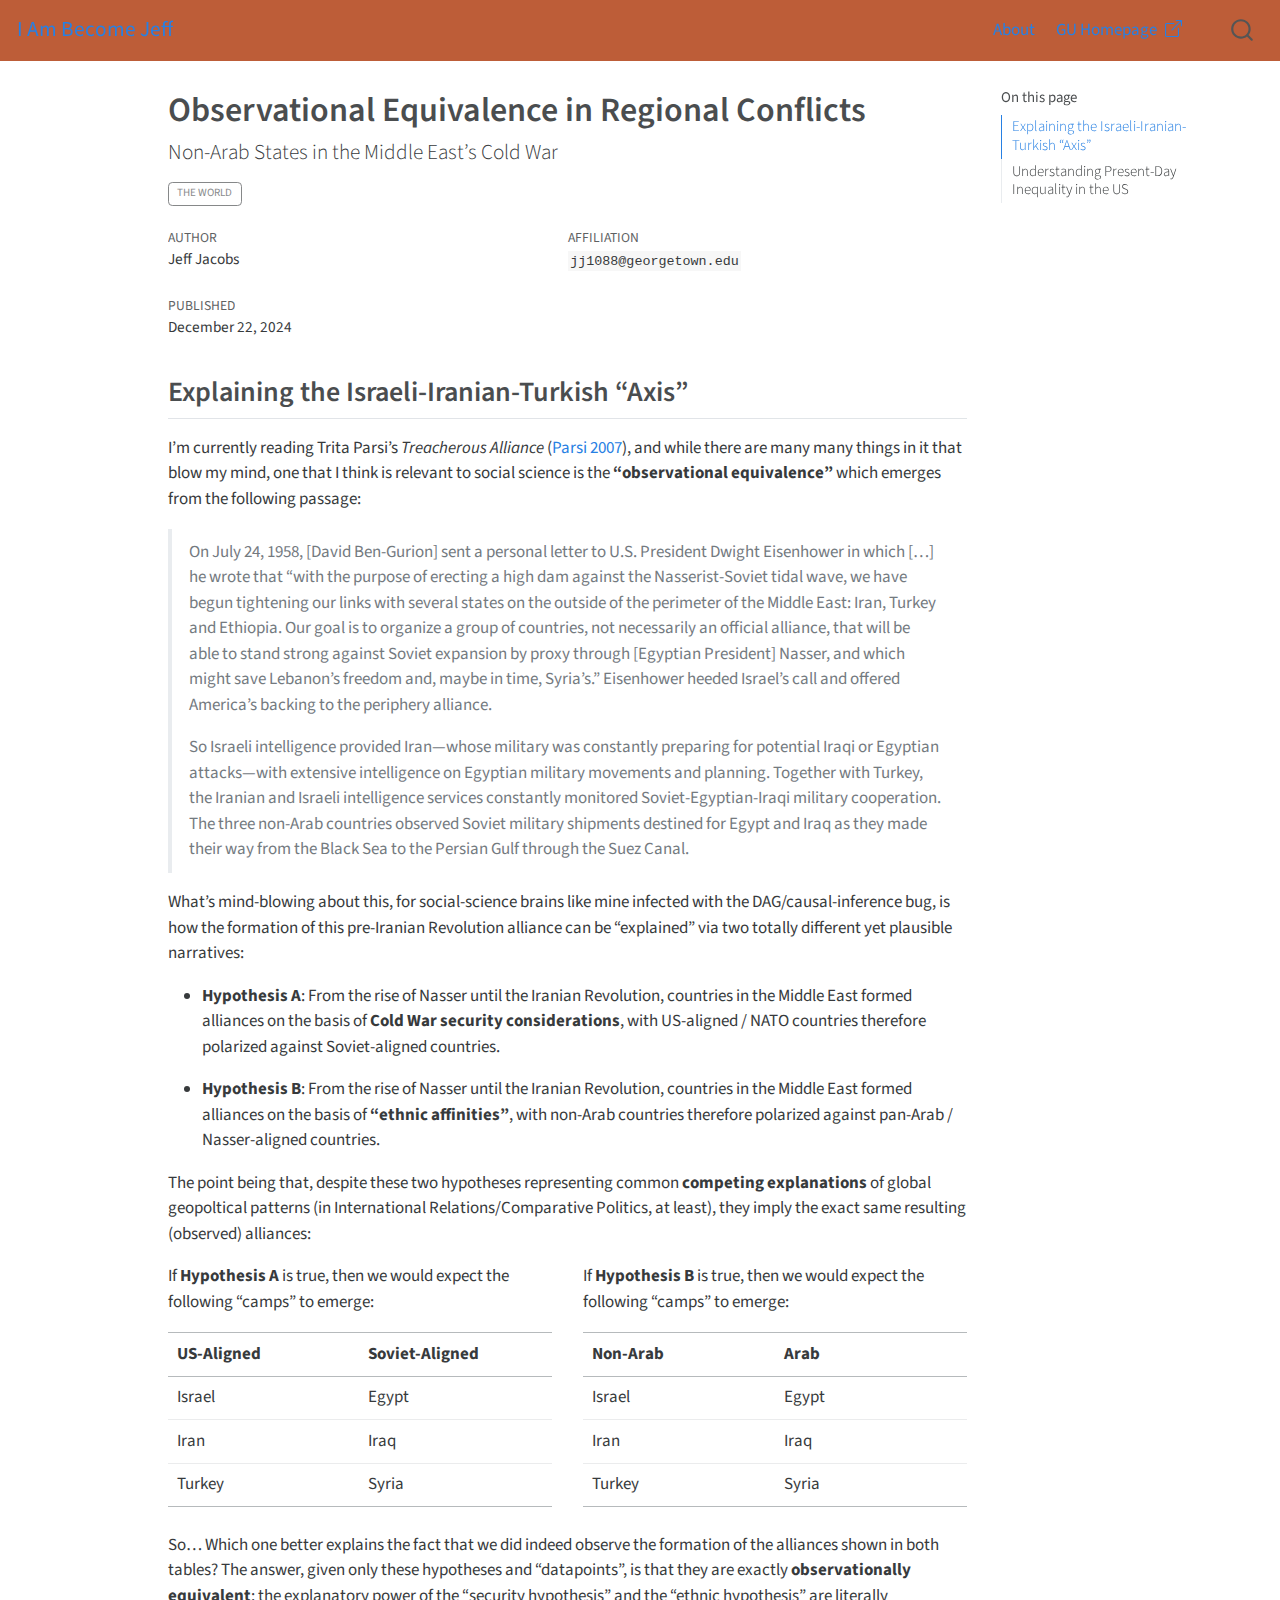
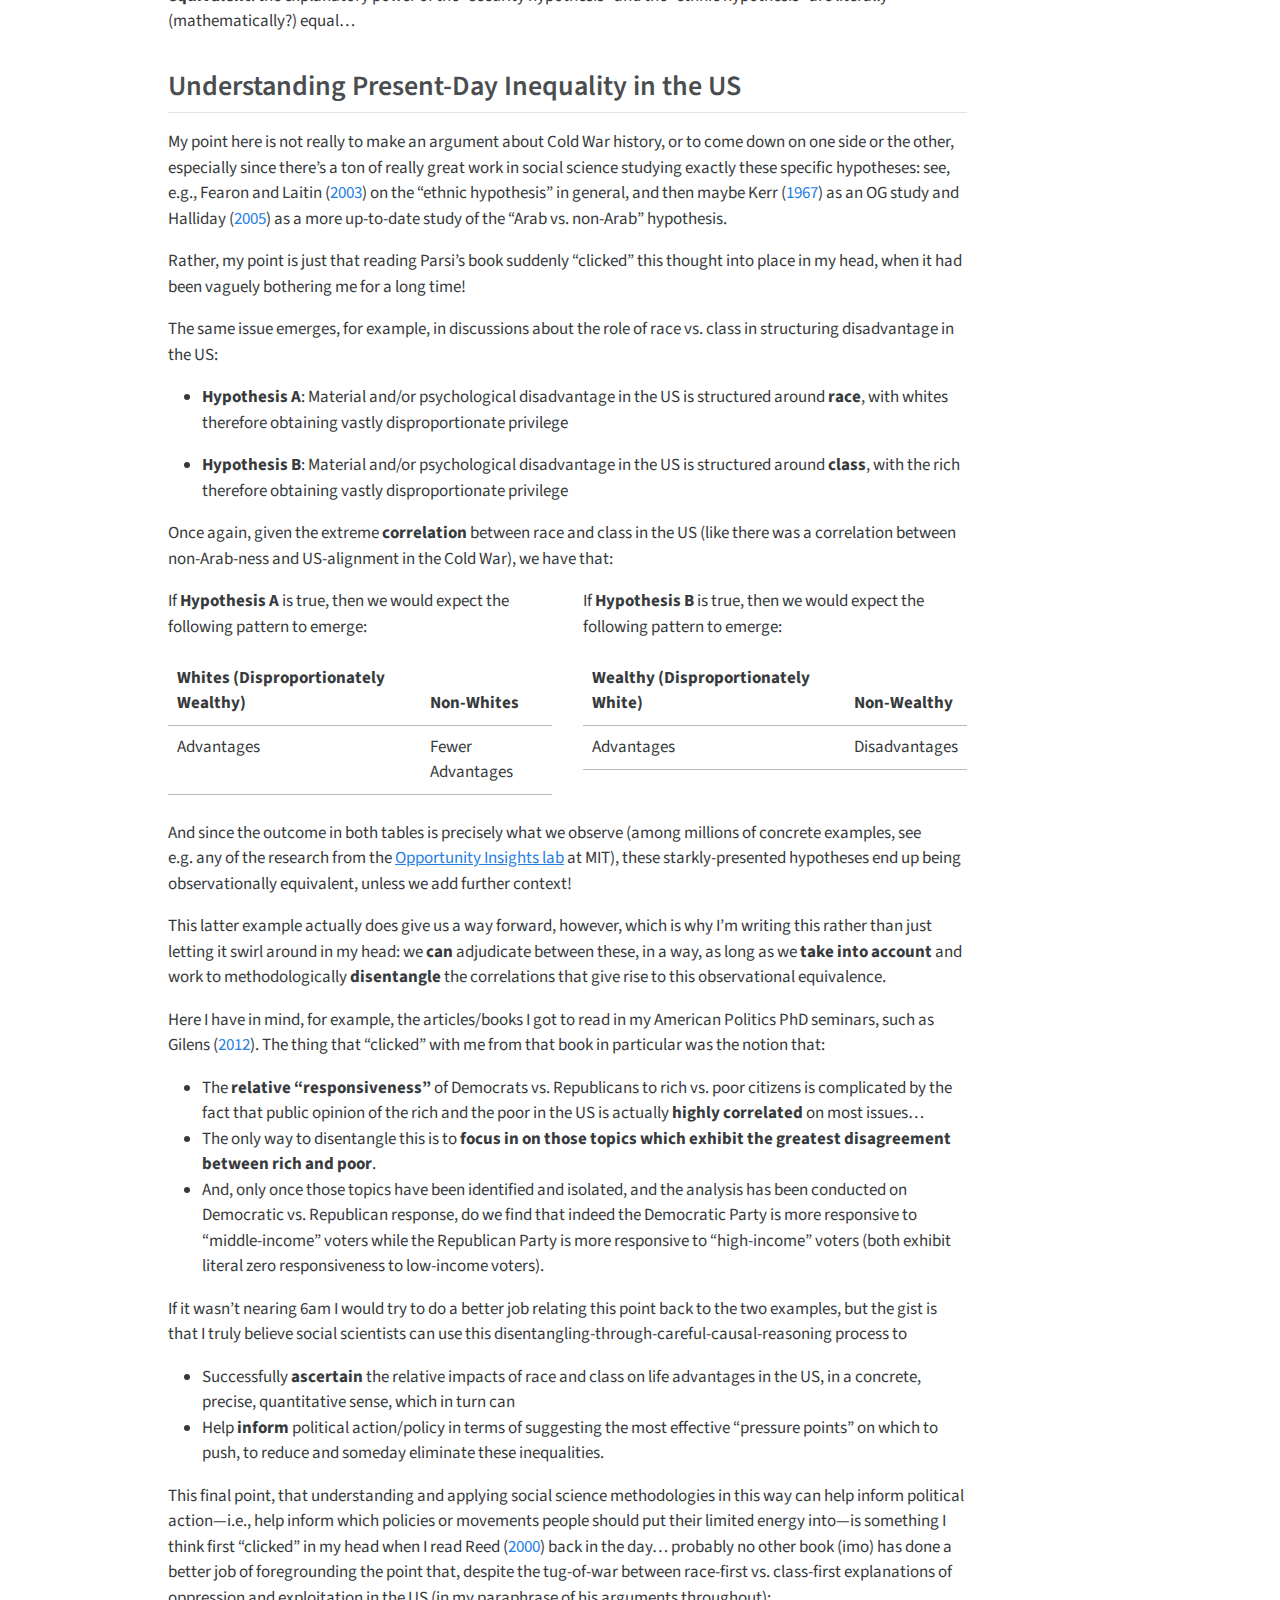
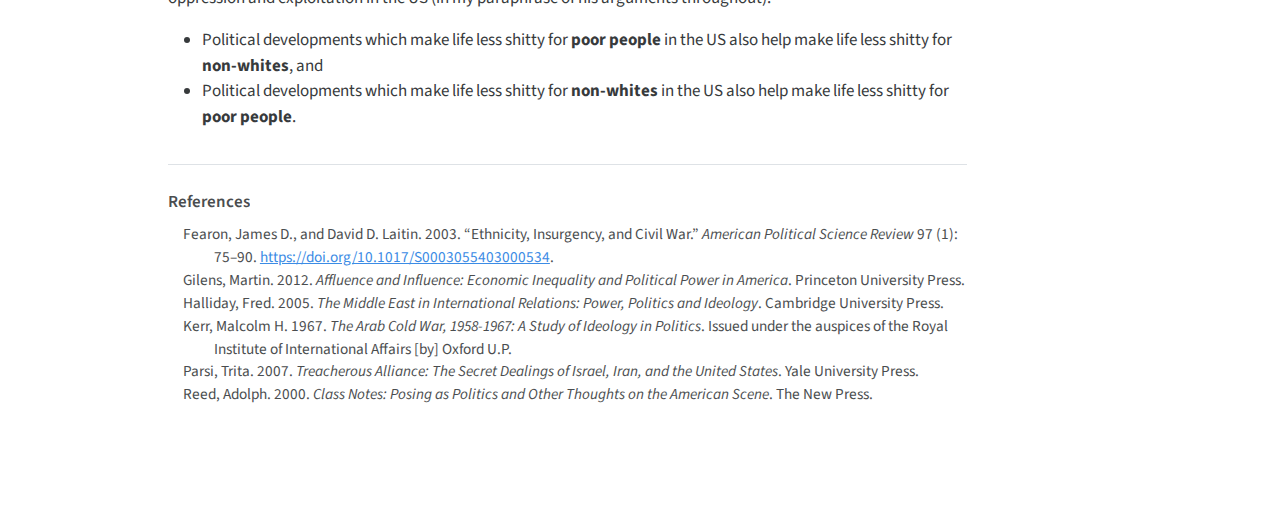
<file: docs/posts/2024-12-22_observational-equivalence/index.html>
<!DOCTYPE html>
<html xmlns="http://www.w3.org/1999/xhtml" lang="en" xml:lang="en"><head>

<meta charset="utf-8">
<meta name="generator" content="quarto-1.5.57">

<meta name="viewport" content="width=device-width, initial-scale=1.0, user-scalable=yes">

<meta name="author" content="Jeff Jacobs">
<meta name="dcterms.date" content="2024-12-22">

<title>Observational Equivalence in Regional Conflicts – I Am Become Jeff</title>
<style>
code{white-space: pre-wrap;}
span.smallcaps{font-variant: small-caps;}
div.columns{display: flex; gap: min(4vw, 1.5em);}
div.column{flex: auto; overflow-x: auto;}
div.hanging-indent{margin-left: 1.5em; text-indent: -1.5em;}
ul.task-list{list-style: none;}
ul.task-list li input[type="checkbox"] {
  width: 0.8em;
  margin: 0 0.8em 0.2em -1em; /* quarto-specific, see https://github.com/quarto-dev/quarto-cli/issues/4556 */ 
  vertical-align: middle;
}
/* CSS for citations */
div.csl-bib-body { }
div.csl-entry {
  clear: both;
  margin-bottom: 0em;
}
.hanging-indent div.csl-entry {
  margin-left:2em;
  text-indent:-2em;
}
div.csl-left-margin {
  min-width:2em;
  float:left;
}
div.csl-right-inline {
  margin-left:2em;
  padding-left:1em;
}
div.csl-indent {
  margin-left: 2em;
}</style>


<script src="../../site_libs/quarto-nav/quarto-nav.js"></script>
<script src="../../site_libs/clipboard/clipboard.min.js"></script>
<script src="../../site_libs/quarto-search/autocomplete.umd.js"></script>
<script src="../../site_libs/quarto-search/fuse.min.js"></script>
<script src="../../site_libs/quarto-search/quarto-search.js"></script>
<meta name="quarto:offset" content="../../">
<link href="../../favicon.png" rel="icon" type="image/png">
<script src="../../site_libs/quarto-html/quarto.js"></script>
<script src="../../site_libs/quarto-html/popper.min.js"></script>
<script src="../../site_libs/quarto-html/tippy.umd.min.js"></script>
<script src="../../site_libs/quarto-html/anchor.min.js"></script>
<link href="../../site_libs/quarto-html/tippy.css" rel="stylesheet">
<script src="../../site_libs/bootstrap/bootstrap.min.js"></script>
<link href="../../site_libs/bootstrap/bootstrap-icons.css" rel="stylesheet">
<link href="../../site_libs/bootstrap/bootstrap.min.css" rel="stylesheet" id="quarto-bootstrap" data-mode="light">
<script id="quarto-search-options" type="application/json">{
  "location": "navbar",
  "copy-button": false,
  "collapse-after": 3,
  "panel-placement": "end",
  "type": "overlay",
  "limit": 50,
  "keyboard-shortcut": [
    "f",
    "/",
    "s"
  ],
  "show-item-context": false,
  "language": {
    "search-no-results-text": "No results",
    "search-matching-documents-text": "matching documents",
    "search-copy-link-title": "Copy link to search",
    "search-hide-matches-text": "Hide additional matches",
    "search-more-match-text": "more match in this document",
    "search-more-matches-text": "more matches in this document",
    "search-clear-button-title": "Clear",
    "search-text-placeholder": "",
    "search-detached-cancel-button-title": "Cancel",
    "search-submit-button-title": "Submit",
    "search-label": "Search"
  }
}</script>
<script src="https://code.jquery.com/jquery-3.7.1.slim.min.js"></script><link href="https://cdn.jsdelivr.net/npm/bootstrap@5.3.2/dist/css/bootstrap.min.css" rel="stylesheet" integrity="sha384-T3c6CoIi6uLrA9TneNEoa7RxnatzjcDSCmG1MXxSR1GAsXEV/Dwwykc2MPK8M2HN" crossorigin="anonymous"><script type="module" src="../../dark-mode-toggle.mjs"></script><script src="../../jjcustom.js"></script><link rel="preconnect" href="https://fonts.googleapis.com"><link rel="preconnect" href="https://fonts.gstatic.com" crossorigin=""><link href="https://fonts.googleapis.com/css2?family=Reenie+Beanie&amp;display=swap" rel="stylesheet">


<link rel="stylesheet" href="../../styles.css">
</head>

<body class="nav-fixed">

<div id="quarto-search-results"></div>
  <header id="quarto-header" class="headroom fixed-top">
    <nav class="navbar navbar-expand-lg " data-bs-theme="dark">
      <div class="navbar-container container-fluid">
      <div class="navbar-brand-container mx-auto">
    <a class="navbar-brand" href="../../index.html">
    <span class="navbar-title">I Am Become Jeff</span>
    </a>
  </div>
            <div id="quarto-search" class="" title="Search"></div>
          <button class="navbar-toggler" type="button" data-bs-toggle="collapse" data-bs-target="#navbarCollapse" aria-controls="navbarCollapse" role="menu" aria-expanded="false" aria-label="Toggle navigation" onclick="if (window.quartoToggleHeadroom) { window.quartoToggleHeadroom(); }">
  <span class="navbar-toggler-icon"></span>
</button>
          <div class="collapse navbar-collapse" id="navbarCollapse">
            <ul class="navbar-nav navbar-nav-scroll ms-auto">
  <li class="nav-item">
    <a class="nav-link" href="../../about.html"> 
<span class="menu-text">About</span></a>
  </li>  
  <li class="nav-item">
    <a class="nav-link" href="https://jpj.georgetown.domains"> 
<span class="menu-text">GU Homepage<i class="bi bi-box-arrow-up-right ps-2"></i></span></a>
  </li>  
</ul>
          </div> <!-- /navcollapse -->
            <div class="quarto-navbar-tools">
</div>
      </div> <!-- /container-fluid -->
    </nav>
</header>
<!-- content -->
<div id="quarto-content" class="quarto-container page-columns page-rows-contents page-layout-article page-navbar">
<!-- sidebar -->
<!-- margin-sidebar -->
    <div id="quarto-margin-sidebar" class="sidebar margin-sidebar">
        <nav id="TOC" role="doc-toc" class="toc-active">
    <h2 id="toc-title">On this page</h2>
   
  <ul>
  <li><a href="#explaining-the-israeli-iranian-turkish-axis" id="toc-explaining-the-israeli-iranian-turkish-axis" class="nav-link active" data-scroll-target="#explaining-the-israeli-iranian-turkish-axis">Explaining the Israeli-Iranian-Turkish “Axis”</a></li>
  <li><a href="#understanding-present-day-inequality-in-the-us" id="toc-understanding-present-day-inequality-in-the-us" class="nav-link" data-scroll-target="#understanding-present-day-inequality-in-the-us">Understanding Present-Day Inequality in the US</a></li>
  </ul>
</nav>
    </div>
<!-- main -->
<main class="content" id="quarto-document-content">

<header id="title-block-header" class="quarto-title-block default">
<div class="quarto-title">
<h1 class="title">Observational Equivalence in Regional Conflicts</h1>
<p class="subtitle lead">Non-Arab States in the Middle East’s Cold War</p>
  <div class="quarto-categories">
    <div class="quarto-category">The World</div>
  </div>
  </div>


<div class="quarto-title-meta-author">
  <div class="quarto-title-meta-heading">Author</div>
  <div class="quarto-title-meta-heading">Affiliation</div>
  
    <div class="quarto-title-meta-contents">
    <p class="author">Jeff Jacobs </p>
  </div>
  <div class="quarto-title-meta-contents">
        <p class="affiliation">
            <a href="mailto:jj1088@georgetown.edu" target="_blank"><code>jj1088@georgetown.edu</code></a>
          </p>
      </div>
  </div>

<div class="quarto-title-meta">

      
    <div>
    <div class="quarto-title-meta-heading">Published</div>
    <div class="quarto-title-meta-contents">
      <p class="date">December 22, 2024</p>
    </div>
  </div>
  
    
  </div>
  


</header>


<section id="explaining-the-israeli-iranian-turkish-axis" class="level2">
<h2 class="anchored" data-anchor-id="explaining-the-israeli-iranian-turkish-axis">Explaining the Israeli-Iranian-Turkish “Axis”</h2>
<p>I’m currently reading Trita Parsi’s <em>Treacherous Alliance</em> <span class="citation" data-cites="parsi_treacherous_2007">(<a href="#ref-parsi_treacherous_2007" role="doc-biblioref">Parsi 2007</a>)</span>, and while there are many many things in it that blow my mind, one that I think is relevant to social science is the <strong>“observational equivalence”</strong> which emerges from the following passage:</p>
<!-- By the late 1950s, an Israeli-Iranian entente had taken shape, fueled by the solidification of Egyptian-Soviet relations and the emergence of Nasser as the leader of the Arab masses after the 1956 Suez war. -->
<!-- The collusion of Israel, Britain, and France in the attack on Egypt in 1956 cemented Nasser's and the wider Arab world's suspicion and hostility toward both their former colonial masters and Israel. -->
<!-- But Ben-Gurion, ever so cautious and suspicious of the outside world's attitudes toward the Jewish State, feared that Iran and the periphery states wouldn’t enter into full strategic relations with Israel unless pressured by the United States. -->
<blockquote class="blockquote">
<p>On July 24, 1958, [David Ben-Gurion] sent a personal letter to U.S. President Dwight Eisenhower in which […] he wrote that “with the purpose of erecting a high dam against the Nasserist-Soviet tidal wave, we have begun tightening our links with several states on the outside of the perimeter of the Middle East: Iran, Turkey and Ethiopia. Our goal is to organize a group of countries, not necessarily an official alliance, that will be able to stand strong against Soviet expansion by proxy through [Egyptian President] Nasser, and which might save Lebanon’s freedom and, maybe in time, Syria’s.” Eisenhower heeded Israel’s call and offered America’s backing to the periphery alliance.</p>
<p>So Israeli intelligence provided Iran—whose military was constantly preparing for potential Iraqi or Egyptian attacks—with extensive intelligence on Egyptian military movements and planning. Together with Turkey, the Iranian and Israeli intelligence services constantly monitored Soviet-Egyptian-Iraqi military cooperation. The three non-Arab countries observed Soviet military shipments destined for Egypt and Iraq as they made their way from the Black Sea to the Persian Gulf through the Suez Canal.</p>
</blockquote>
<!-- But as long as Iran balanced Iraq and diverted the Iraqi armed forces eastward and away from the Jewish State, Israel was provided with a small but important window of safety. -->
<p>What’s mind-blowing about this, for social-science brains like mine infected with the DAG/causal-inference bug, is how the formation of this pre-Iranian Revolution alliance can be “explained” via two totally different yet plausible narratives:</p>
<ul>
<li><p><strong>Hypothesis A</strong>: From the rise of Nasser until the Iranian Revolution, countries in the Middle East formed alliances on the basis of <strong>Cold War security considerations</strong>, with US-aligned / NATO countries therefore polarized against Soviet-aligned countries.</p></li>
<li><p><strong>Hypothesis B</strong>: From the rise of Nasser until the Iranian Revolution, countries in the Middle East formed alliances on the basis of <strong>“ethnic affinities”</strong>, with non-Arab countries therefore polarized against pan-Arab / Nasser-aligned countries.</p></li>
</ul>
<p>The point being that, despite these two hypotheses representing common <strong>competing explanations</strong> of global geopoltical patterns (in International Relations/Comparative Politics, at least), they imply the exact same resulting (observed) alliances:</p>
<div class="columns">
<div class="column" style="width:48%;">
<p>If <strong>Hypothesis A</strong> is true, then we would expect the following “camps” to emerge:</p>
<table class="caption-top table">
<colgroup>
<col style="width: 50%">
<col style="width: 50%">
</colgroup>
<thead>
<tr class="header">
<th>US-Aligned</th>
<th>Soviet-Aligned</th>
</tr>
</thead>
<tbody>
<tr class="odd">
<td>Israel</td>
<td>Egypt</td>
</tr>
<tr class="even">
<td>Iran</td>
<td>Iraq</td>
</tr>
<tr class="odd">
<td>Turkey</td>
<td>Syria</td>
</tr>
</tbody>
</table>
</div><div class="column" style="width:4%;">
<p>&nbsp;</p>
</div><div class="column" style="width:48%;">
<p>If <strong>Hypothesis B</strong> is true, then we would expect the following “camps” to emerge:</p>
<table class="caption-top table">
<colgroup>
<col style="width: 50%">
<col style="width: 50%">
</colgroup>
<thead>
<tr class="header">
<th>Non-Arab</th>
<th>Arab</th>
</tr>
</thead>
<tbody>
<tr class="odd">
<td>Israel</td>
<td>Egypt</td>
</tr>
<tr class="even">
<td>Iran</td>
<td>Iraq</td>
</tr>
<tr class="odd">
<td>Turkey</td>
<td>Syria</td>
</tr>
</tbody>
</table>
</div>
</div>
<p>So… Which one better explains the fact that we did indeed observe the formation of the alliances shown in both tables? The answer, given only these hypotheses and “datapoints”, is that they are exactly <strong>observationally equivalent</strong>: the explanatory power of the “security hypothesis” and the “ethnic hypothesis” are literally (mathematically?) equal…</p>
</section>
<section id="understanding-present-day-inequality-in-the-us" class="level2">
<h2 class="anchored" data-anchor-id="understanding-present-day-inequality-in-the-us">Understanding Present-Day Inequality in the US</h2>
<p>My point here is not really to make an argument about Cold War history, or to come down on one side or the other, especially since there’s a ton of really great work in social science studying exactly these specific hypotheses: see, e.g., <span class="citation" data-cites="fearon_ethnicity_2003">Fearon and Laitin (<a href="#ref-fearon_ethnicity_2003" role="doc-biblioref">2003</a>)</span> on the “ethnic hypothesis” in general, and then maybe <span class="citation" data-cites="kerr_arab_1967">Kerr (<a href="#ref-kerr_arab_1967" role="doc-biblioref">1967</a>)</span> as an OG study and <span class="citation" data-cites="halliday_middle_2005">Halliday (<a href="#ref-halliday_middle_2005" role="doc-biblioref">2005</a>)</span> as a more up-to-date study of the “Arab vs.&nbsp;non-Arab” hypothesis.</p>
<p>Rather, my point is just that reading Parsi’s book suddenly “clicked” this thought into place in my head, when it had been vaguely bothering me for a long time!</p>
<p>The same issue emerges, for example, in discussions about the role of race vs.&nbsp;class in structuring disadvantage in the US:</p>
<ul>
<li><p><strong>Hypothesis A</strong>: Material and/or psychological disadvantage in the US is structured around <strong>race</strong>, with whites therefore obtaining vastly disproportionate privilege</p></li>
<li><p><strong>Hypothesis B</strong>: Material and/or psychological disadvantage in the US is structured around <strong>class</strong>, with the rich therefore obtaining vastly disproportionate privilege</p></li>
</ul>
<p>Once again, given the extreme <strong>correlation</strong> between race and class in the US (like there was a correlation between non-Arab-ness and US-alignment in the Cold War), we have that:</p>
<div class="columns">
<div class="column" style="width:48%;">
<p>If <strong>Hypothesis A</strong> is true, then we would expect the following pattern to emerge:</p>
<table class="caption-top table">
<thead>
<tr class="header">
<th>Whites (Disproportionately Wealthy)</th>
<th>Non-Whites</th>
</tr>
</thead>
<tbody>
<tr class="odd">
<td>Advantages</td>
<td>Fewer Advantages</td>
</tr>
</tbody>
</table>
</div><div class="column" style="width:4%;">
<p>&nbsp;</p>
</div><div class="column" style="width:48%;">
<p>If <strong>Hypothesis B</strong> is true, then we would expect the following pattern to emerge:</p>
<table class="caption-top table">
<thead>
<tr class="header">
<th>Wealthy (Disproportionately White)</th>
<th>Non-Wealthy</th>
</tr>
</thead>
<tbody>
<tr class="odd">
<td>Advantages</td>
<td>Disadvantages</td>
</tr>
</tbody>
</table>
</div>
</div>
<p>And since the outcome in both tables is precisely what we observe (among millions of concrete examples, see e.g.&nbsp;any of the research from the <a href="https://opportunityinsights.org/race/">Opportunity Insights lab</a> at MIT), these starkly-presented hypotheses end up being observationally equivalent, unless we add further context!</p>
<p>This latter example actually does give us a way forward, however, which is why I’m writing this rather than just letting it swirl around in my head: we <strong>can</strong> adjudicate between these, in a way, as long as we <strong>take into account</strong> and work to methodologically <strong>disentangle</strong> the correlations that give rise to this observational equivalence.</p>
<p>Here I have in mind, for example, the articles/books I got to read in my American Politics PhD seminars, such as <span class="citation" data-cites="gilens_affluence_2012">Gilens (<a href="#ref-gilens_affluence_2012" role="doc-biblioref">2012</a>)</span>. The thing that “clicked” with me from that book in particular was the notion that:</p>
<ul>
<li>The <strong>relative “responsiveness”</strong> of Democrats vs.&nbsp;Republicans to rich vs.&nbsp;poor citizens is complicated by the fact that public opinion of the rich and the poor in the US is actually <strong>highly correlated</strong> on most issues…</li>
<li>The only way to disentangle this is to <strong>focus in on those topics which exhibit the greatest disagreement between rich and poor</strong>.</li>
<li>And, only once those topics have been identified and isolated, and the analysis has been conducted on Democratic vs.&nbsp;Republican response, do we find that indeed the Democratic Party is more responsive to “middle-income” voters while the Republican Party is more responsive to “high-income” voters (both exhibit literal zero responsiveness to low-income voters).</li>
</ul>
<p>If it wasn’t nearing 6am I would try to do a better job relating this point back to the two examples, but the gist is that I truly believe social scientists can use this disentangling-through-careful-causal-reasoning process to</p>
<ul>
<li>Successfully <strong>ascertain</strong> the relative impacts of race and class on life advantages in the US, in a concrete, precise, quantitative sense, which in turn can</li>
<li>Help <strong>inform</strong> political action/policy in terms of suggesting the most effective “pressure points” on which to push, to reduce and someday eliminate these inequalities.</li>
</ul>
<p>This final point, that understanding and applying social science methodologies in this way can help inform political action—i.e., help inform which policies or movements people should put their limited energy into—is something I think first “clicked” in my head when I read <span class="citation" data-cites="reed_class_2000">Reed (<a href="#ref-reed_class_2000" role="doc-biblioref">2000</a>)</span> back in the day… probably no other book (imo) has done a better job of foregrounding the point that, despite the tug-of-war between race-first vs.&nbsp;class-first explanations of oppression and exploitation in the US (in my paraphrase of his arguments throughout):</p>
<ul>
<li>Political developments which make life less shitty for <strong>poor people</strong> in the US also help make life less shitty for <strong>non-whites</strong>, and</li>
<li>Political developments which make life less shitty for <strong>non-whites</strong> in the US also help make life less shitty for <strong>poor people</strong>.</li>
</ul>



</section>

<div id="quarto-appendix" class="default"><section class="quarto-appendix-contents" role="doc-bibliography" id="quarto-bibliography"><h2 class="anchored quarto-appendix-heading">References</h2><div id="refs" class="references csl-bib-body hanging-indent" data-entry-spacing="0" role="list">
<div id="ref-fearon_ethnicity_2003" class="csl-entry" role="listitem">
Fearon, James D., and David D. Laitin. 2003. <span>“Ethnicity, <span>Insurgency</span>, and <span>Civil War</span>.”</span> <em>American Political Science Review</em> 97 (1): 75–90. <a href="https://doi.org/10.1017/S0003055403000534">https://doi.org/10.1017/S0003055403000534</a>.
</div>
<div id="ref-gilens_affluence_2012" class="csl-entry" role="listitem">
Gilens, Martin. 2012. <em>Affluence and <span>Influence</span>: <span>Economic Inequality</span> and <span>Political Power</span> in <span>America</span></em>. Princeton University Press.
</div>
<div id="ref-halliday_middle_2005" class="csl-entry" role="listitem">
Halliday, Fred. 2005. <em>The <span>Middle East</span> in <span>International Relations</span>: <span>Power</span>, <span>Politics</span> and <span>Ideology</span></em>. Cambridge University Press.
</div>
<div id="ref-kerr_arab_1967" class="csl-entry" role="listitem">
Kerr, Malcolm H. 1967. <em>The <span>Arab Cold War</span>, 1958-1967: <span>A Study</span> of <span>Ideology</span> in <span>Politics</span></em>. Issued under the auspices of the Royal Institute of International Affairs [by] Oxford U.P.
</div>
<div id="ref-parsi_treacherous_2007" class="csl-entry" role="listitem">
Parsi, Trita. 2007. <em>Treacherous <span>Alliance</span>: <span>The Secret Dealings</span> of <span>Israel</span>, <span>Iran</span>, and the <span>United States</span></em>. Yale University Press.
</div>
<div id="ref-reed_class_2000" class="csl-entry" role="listitem">
Reed, Adolph. 2000. <em>Class <span>Notes</span>: <span>Posing</span> as <span>Politics</span> and <span>Other Thoughts</span> on the <span>American Scene</span></em>. The New Press.
</div>
</div></section></div></main> <!-- /main -->
<script id="quarto-html-after-body" type="application/javascript">
window.document.addEventListener("DOMContentLoaded", function (event) {
  const toggleBodyColorMode = (bsSheetEl) => {
    const mode = bsSheetEl.getAttribute("data-mode");
    const bodyEl = window.document.querySelector("body");
    if (mode === "dark") {
      bodyEl.classList.add("quarto-dark");
      bodyEl.classList.remove("quarto-light");
    } else {
      bodyEl.classList.add("quarto-light");
      bodyEl.classList.remove("quarto-dark");
    }
  }
  const toggleBodyColorPrimary = () => {
    const bsSheetEl = window.document.querySelector("link#quarto-bootstrap");
    if (bsSheetEl) {
      toggleBodyColorMode(bsSheetEl);
    }
  }
  toggleBodyColorPrimary();  
  const icon = "";
  const anchorJS = new window.AnchorJS();
  anchorJS.options = {
    placement: 'right',
    icon: icon
  };
  anchorJS.add('.anchored');
  const isCodeAnnotation = (el) => {
    for (const clz of el.classList) {
      if (clz.startsWith('code-annotation-')) {                     
        return true;
      }
    }
    return false;
  }
  const onCopySuccess = function(e) {
    // button target
    const button = e.trigger;
    // don't keep focus
    button.blur();
    // flash "checked"
    button.classList.add('code-copy-button-checked');
    var currentTitle = button.getAttribute("title");
    button.setAttribute("title", "Copied!");
    let tooltip;
    if (window.bootstrap) {
      button.setAttribute("data-bs-toggle", "tooltip");
      button.setAttribute("data-bs-placement", "left");
      button.setAttribute("data-bs-title", "Copied!");
      tooltip = new bootstrap.Tooltip(button, 
        { trigger: "manual", 
          customClass: "code-copy-button-tooltip",
          offset: [0, -8]});
      tooltip.show();    
    }
    setTimeout(function() {
      if (tooltip) {
        tooltip.hide();
        button.removeAttribute("data-bs-title");
        button.removeAttribute("data-bs-toggle");
        button.removeAttribute("data-bs-placement");
      }
      button.setAttribute("title", currentTitle);
      button.classList.remove('code-copy-button-checked');
    }, 1000);
    // clear code selection
    e.clearSelection();
  }
  const getTextToCopy = function(trigger) {
      const codeEl = trigger.previousElementSibling.cloneNode(true);
      for (const childEl of codeEl.children) {
        if (isCodeAnnotation(childEl)) {
          childEl.remove();
        }
      }
      return codeEl.innerText;
  }
  const clipboard = new window.ClipboardJS('.code-copy-button:not([data-in-quarto-modal])', {
    text: getTextToCopy
  });
  clipboard.on('success', onCopySuccess);
  if (window.document.getElementById('quarto-embedded-source-code-modal')) {
    // For code content inside modals, clipBoardJS needs to be initialized with a container option
    // TODO: Check when it could be a function (https://github.com/zenorocha/clipboard.js/issues/860)
    const clipboardModal = new window.ClipboardJS('.code-copy-button[data-in-quarto-modal]', {
      text: getTextToCopy,
      container: window.document.getElementById('quarto-embedded-source-code-modal')
    });
    clipboardModal.on('success', onCopySuccess);
  }
    var localhostRegex = new RegExp(/^(?:http|https):\/\/localhost\:?[0-9]*\//);
    var mailtoRegex = new RegExp(/^mailto:/);
      var filterRegex = new RegExp('/' + window.location.host + '/');
    var isInternal = (href) => {
        return filterRegex.test(href) || localhostRegex.test(href) || mailtoRegex.test(href);
    }
    // Inspect non-navigation links and adorn them if external
 	var links = window.document.querySelectorAll('a[href]:not(.nav-link):not(.navbar-brand):not(.toc-action):not(.sidebar-link):not(.sidebar-item-toggle):not(.pagination-link):not(.no-external):not([aria-hidden]):not(.dropdown-item):not(.quarto-navigation-tool):not(.about-link)');
    for (var i=0; i<links.length; i++) {
      const link = links[i];
      if (!isInternal(link.href)) {
        // undo the damage that might have been done by quarto-nav.js in the case of
        // links that we want to consider external
        if (link.dataset.originalHref !== undefined) {
          link.href = link.dataset.originalHref;
        }
      }
    }
  function tippyHover(el, contentFn, onTriggerFn, onUntriggerFn) {
    const config = {
      allowHTML: true,
      maxWidth: 500,
      delay: 100,
      arrow: false,
      appendTo: function(el) {
          return el.parentElement;
      },
      interactive: true,
      interactiveBorder: 10,
      theme: 'quarto',
      placement: 'bottom-start',
    };
    if (contentFn) {
      config.content = contentFn;
    }
    if (onTriggerFn) {
      config.onTrigger = onTriggerFn;
    }
    if (onUntriggerFn) {
      config.onUntrigger = onUntriggerFn;
    }
    window.tippy(el, config); 
  }
  const noterefs = window.document.querySelectorAll('a[role="doc-noteref"]');
  for (var i=0; i<noterefs.length; i++) {
    const ref = noterefs[i];
    tippyHover(ref, function() {
      // use id or data attribute instead here
      let href = ref.getAttribute('data-footnote-href') || ref.getAttribute('href');
      try { href = new URL(href).hash; } catch {}
      const id = href.replace(/^#\/?/, "");
      const note = window.document.getElementById(id);
      if (note) {
        return note.innerHTML;
      } else {
        return "";
      }
    });
  }
  const xrefs = window.document.querySelectorAll('a.quarto-xref');
  const processXRef = (id, note) => {
    // Strip column container classes
    const stripColumnClz = (el) => {
      el.classList.remove("page-full", "page-columns");
      if (el.children) {
        for (const child of el.children) {
          stripColumnClz(child);
        }
      }
    }
    stripColumnClz(note)
    if (id === null || id.startsWith('sec-')) {
      // Special case sections, only their first couple elements
      const container = document.createElement("div");
      if (note.children && note.children.length > 2) {
        container.appendChild(note.children[0].cloneNode(true));
        for (let i = 1; i < note.children.length; i++) {
          const child = note.children[i];
          if (child.tagName === "P" && child.innerText === "") {
            continue;
          } else {
            container.appendChild(child.cloneNode(true));
            break;
          }
        }
        if (window.Quarto?.typesetMath) {
          window.Quarto.typesetMath(container);
        }
        return container.innerHTML
      } else {
        if (window.Quarto?.typesetMath) {
          window.Quarto.typesetMath(note);
        }
        return note.innerHTML;
      }
    } else {
      // Remove any anchor links if they are present
      const anchorLink = note.querySelector('a.anchorjs-link');
      if (anchorLink) {
        anchorLink.remove();
      }
      if (window.Quarto?.typesetMath) {
        window.Quarto.typesetMath(note);
      }
      // TODO in 1.5, we should make sure this works without a callout special case
      if (note.classList.contains("callout")) {
        return note.outerHTML;
      } else {
        return note.innerHTML;
      }
    }
  }
  for (var i=0; i<xrefs.length; i++) {
    const xref = xrefs[i];
    tippyHover(xref, undefined, function(instance) {
      instance.disable();
      let url = xref.getAttribute('href');
      let hash = undefined; 
      if (url.startsWith('#')) {
        hash = url;
      } else {
        try { hash = new URL(url).hash; } catch {}
      }
      if (hash) {
        const id = hash.replace(/^#\/?/, "");
        const note = window.document.getElementById(id);
        if (note !== null) {
          try {
            const html = processXRef(id, note.cloneNode(true));
            instance.setContent(html);
          } finally {
            instance.enable();
            instance.show();
          }
        } else {
          // See if we can fetch this
          fetch(url.split('#')[0])
          .then(res => res.text())
          .then(html => {
            const parser = new DOMParser();
            const htmlDoc = parser.parseFromString(html, "text/html");
            const note = htmlDoc.getElementById(id);
            if (note !== null) {
              const html = processXRef(id, note);
              instance.setContent(html);
            } 
          }).finally(() => {
            instance.enable();
            instance.show();
          });
        }
      } else {
        // See if we can fetch a full url (with no hash to target)
        // This is a special case and we should probably do some content thinning / targeting
        fetch(url)
        .then(res => res.text())
        .then(html => {
          const parser = new DOMParser();
          const htmlDoc = parser.parseFromString(html, "text/html");
          const note = htmlDoc.querySelector('main.content');
          if (note !== null) {
            // This should only happen for chapter cross references
            // (since there is no id in the URL)
            // remove the first header
            if (note.children.length > 0 && note.children[0].tagName === "HEADER") {
              note.children[0].remove();
            }
            const html = processXRef(null, note);
            instance.setContent(html);
          } 
        }).finally(() => {
          instance.enable();
          instance.show();
        });
      }
    }, function(instance) {
    });
  }
      let selectedAnnoteEl;
      const selectorForAnnotation = ( cell, annotation) => {
        let cellAttr = 'data-code-cell="' + cell + '"';
        let lineAttr = 'data-code-annotation="' +  annotation + '"';
        const selector = 'span[' + cellAttr + '][' + lineAttr + ']';
        return selector;
      }
      const selectCodeLines = (annoteEl) => {
        const doc = window.document;
        const targetCell = annoteEl.getAttribute("data-target-cell");
        const targetAnnotation = annoteEl.getAttribute("data-target-annotation");
        const annoteSpan = window.document.querySelector(selectorForAnnotation(targetCell, targetAnnotation));
        const lines = annoteSpan.getAttribute("data-code-lines").split(",");
        const lineIds = lines.map((line) => {
          return targetCell + "-" + line;
        })
        let top = null;
        let height = null;
        let parent = null;
        if (lineIds.length > 0) {
            //compute the position of the single el (top and bottom and make a div)
            const el = window.document.getElementById(lineIds[0]);
            top = el.offsetTop;
            height = el.offsetHeight;
            parent = el.parentElement.parentElement;
          if (lineIds.length > 1) {
            const lastEl = window.document.getElementById(lineIds[lineIds.length - 1]);
            const bottom = lastEl.offsetTop + lastEl.offsetHeight;
            height = bottom - top;
          }
          if (top !== null && height !== null && parent !== null) {
            // cook up a div (if necessary) and position it 
            let div = window.document.getElementById("code-annotation-line-highlight");
            if (div === null) {
              div = window.document.createElement("div");
              div.setAttribute("id", "code-annotation-line-highlight");
              div.style.position = 'absolute';
              parent.appendChild(div);
            }
            div.style.top = top - 2 + "px";
            div.style.height = height + 4 + "px";
            div.style.left = 0;
            let gutterDiv = window.document.getElementById("code-annotation-line-highlight-gutter");
            if (gutterDiv === null) {
              gutterDiv = window.document.createElement("div");
              gutterDiv.setAttribute("id", "code-annotation-line-highlight-gutter");
              gutterDiv.style.position = 'absolute';
              const codeCell = window.document.getElementById(targetCell);
              const gutter = codeCell.querySelector('.code-annotation-gutter');
              gutter.appendChild(gutterDiv);
            }
            gutterDiv.style.top = top - 2 + "px";
            gutterDiv.style.height = height + 4 + "px";
          }
          selectedAnnoteEl = annoteEl;
        }
      };
      const unselectCodeLines = () => {
        const elementsIds = ["code-annotation-line-highlight", "code-annotation-line-highlight-gutter"];
        elementsIds.forEach((elId) => {
          const div = window.document.getElementById(elId);
          if (div) {
            div.remove();
          }
        });
        selectedAnnoteEl = undefined;
      };
        // Handle positioning of the toggle
    window.addEventListener(
      "resize",
      throttle(() => {
        elRect = undefined;
        if (selectedAnnoteEl) {
          selectCodeLines(selectedAnnoteEl);
        }
      }, 10)
    );
    function throttle(fn, ms) {
    let throttle = false;
    let timer;
      return (...args) => {
        if(!throttle) { // first call gets through
            fn.apply(this, args);
            throttle = true;
        } else { // all the others get throttled
            if(timer) clearTimeout(timer); // cancel #2
            timer = setTimeout(() => {
              fn.apply(this, args);
              timer = throttle = false;
            }, ms);
        }
      };
    }
      // Attach click handler to the DT
      const annoteDls = window.document.querySelectorAll('dt[data-target-cell]');
      for (const annoteDlNode of annoteDls) {
        annoteDlNode.addEventListener('click', (event) => {
          const clickedEl = event.target;
          if (clickedEl !== selectedAnnoteEl) {
            unselectCodeLines();
            const activeEl = window.document.querySelector('dt[data-target-cell].code-annotation-active');
            if (activeEl) {
              activeEl.classList.remove('code-annotation-active');
            }
            selectCodeLines(clickedEl);
            clickedEl.classList.add('code-annotation-active');
          } else {
            // Unselect the line
            unselectCodeLines();
            clickedEl.classList.remove('code-annotation-active');
          }
        });
      }
  const findCites = (el) => {
    const parentEl = el.parentElement;
    if (parentEl) {
      const cites = parentEl.dataset.cites;
      if (cites) {
        return {
          el,
          cites: cites.split(' ')
        };
      } else {
        return findCites(el.parentElement)
      }
    } else {
      return undefined;
    }
  };
  var bibliorefs = window.document.querySelectorAll('a[role="doc-biblioref"]');
  for (var i=0; i<bibliorefs.length; i++) {
    const ref = bibliorefs[i];
    const citeInfo = findCites(ref);
    if (citeInfo) {
      tippyHover(citeInfo.el, function() {
        var popup = window.document.createElement('div');
        citeInfo.cites.forEach(function(cite) {
          var citeDiv = window.document.createElement('div');
          citeDiv.classList.add('hanging-indent');
          citeDiv.classList.add('csl-entry');
          var biblioDiv = window.document.getElementById('ref-' + cite);
          if (biblioDiv) {
            citeDiv.innerHTML = biblioDiv.innerHTML;
          }
          popup.appendChild(citeDiv);
        });
        return popup.innerHTML;
      });
    }
  }
});
</script>
</div> <!-- /content -->




</body></html>
</file>
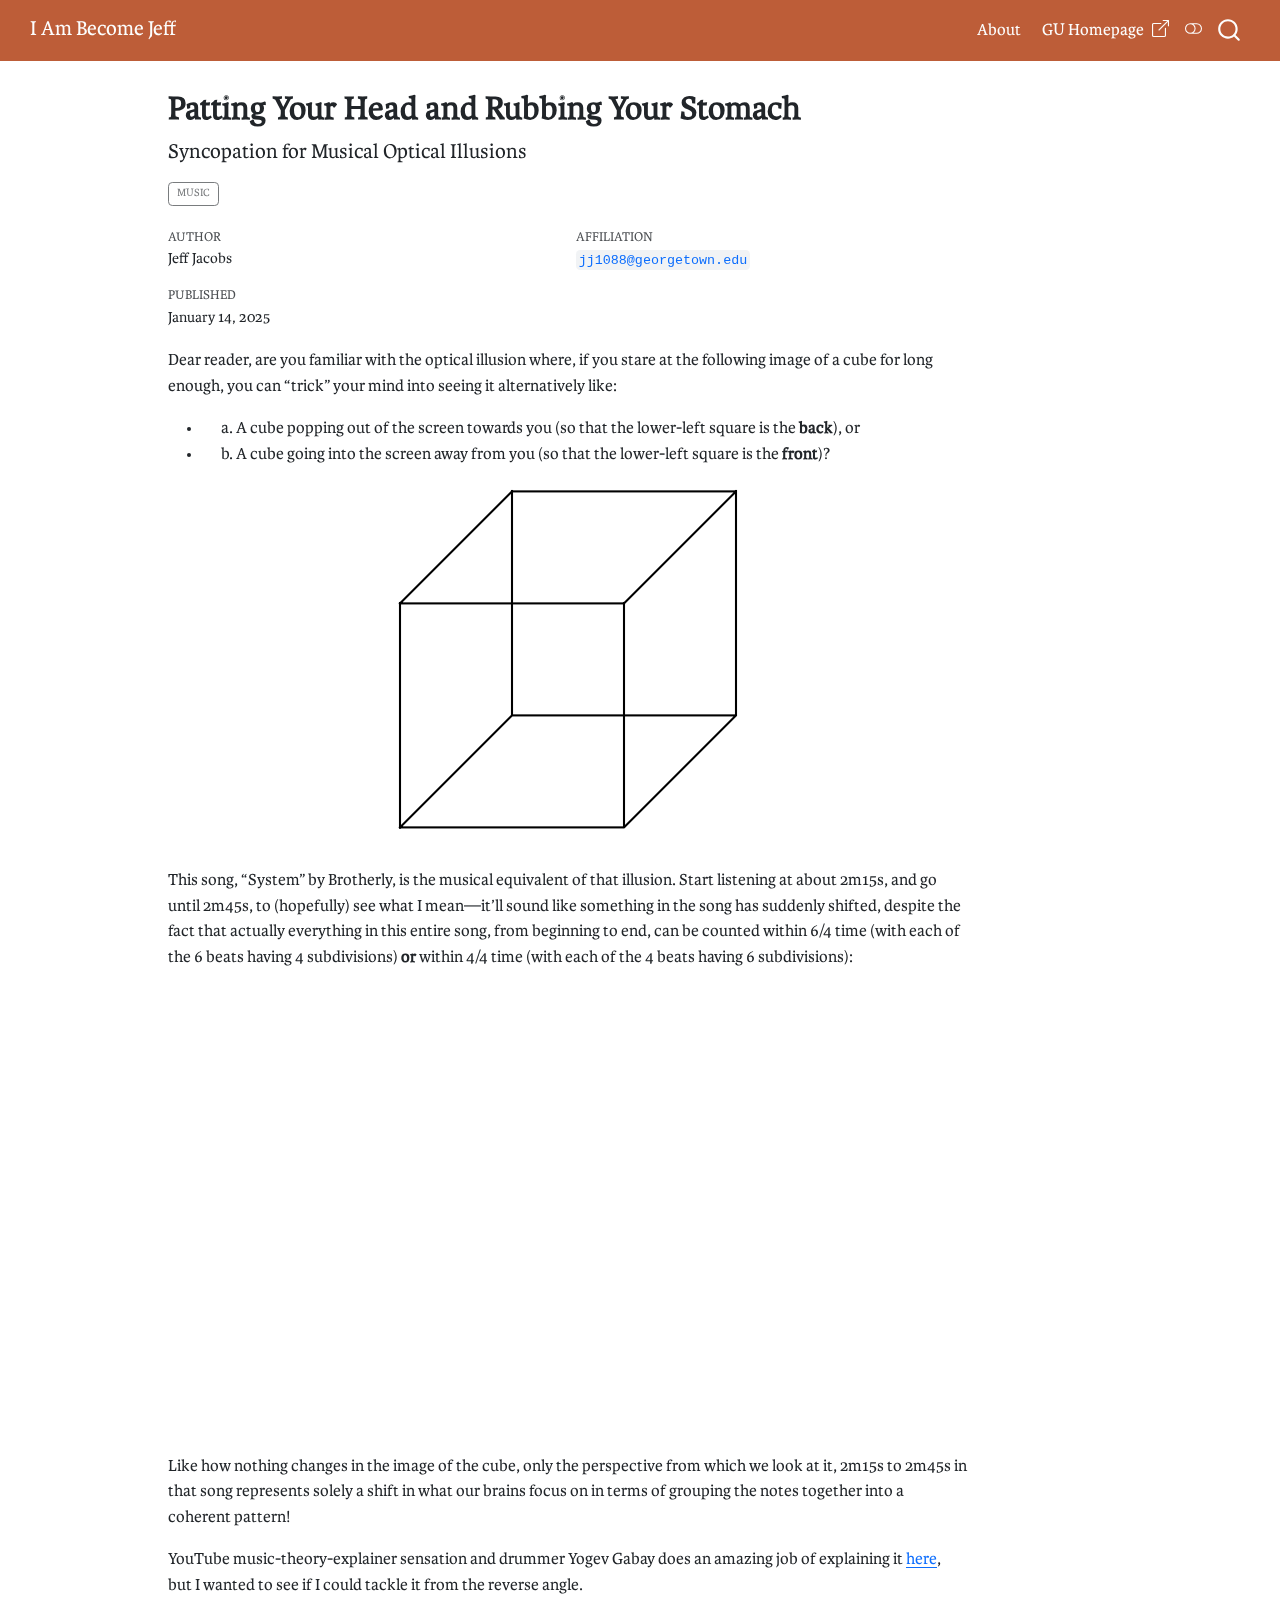
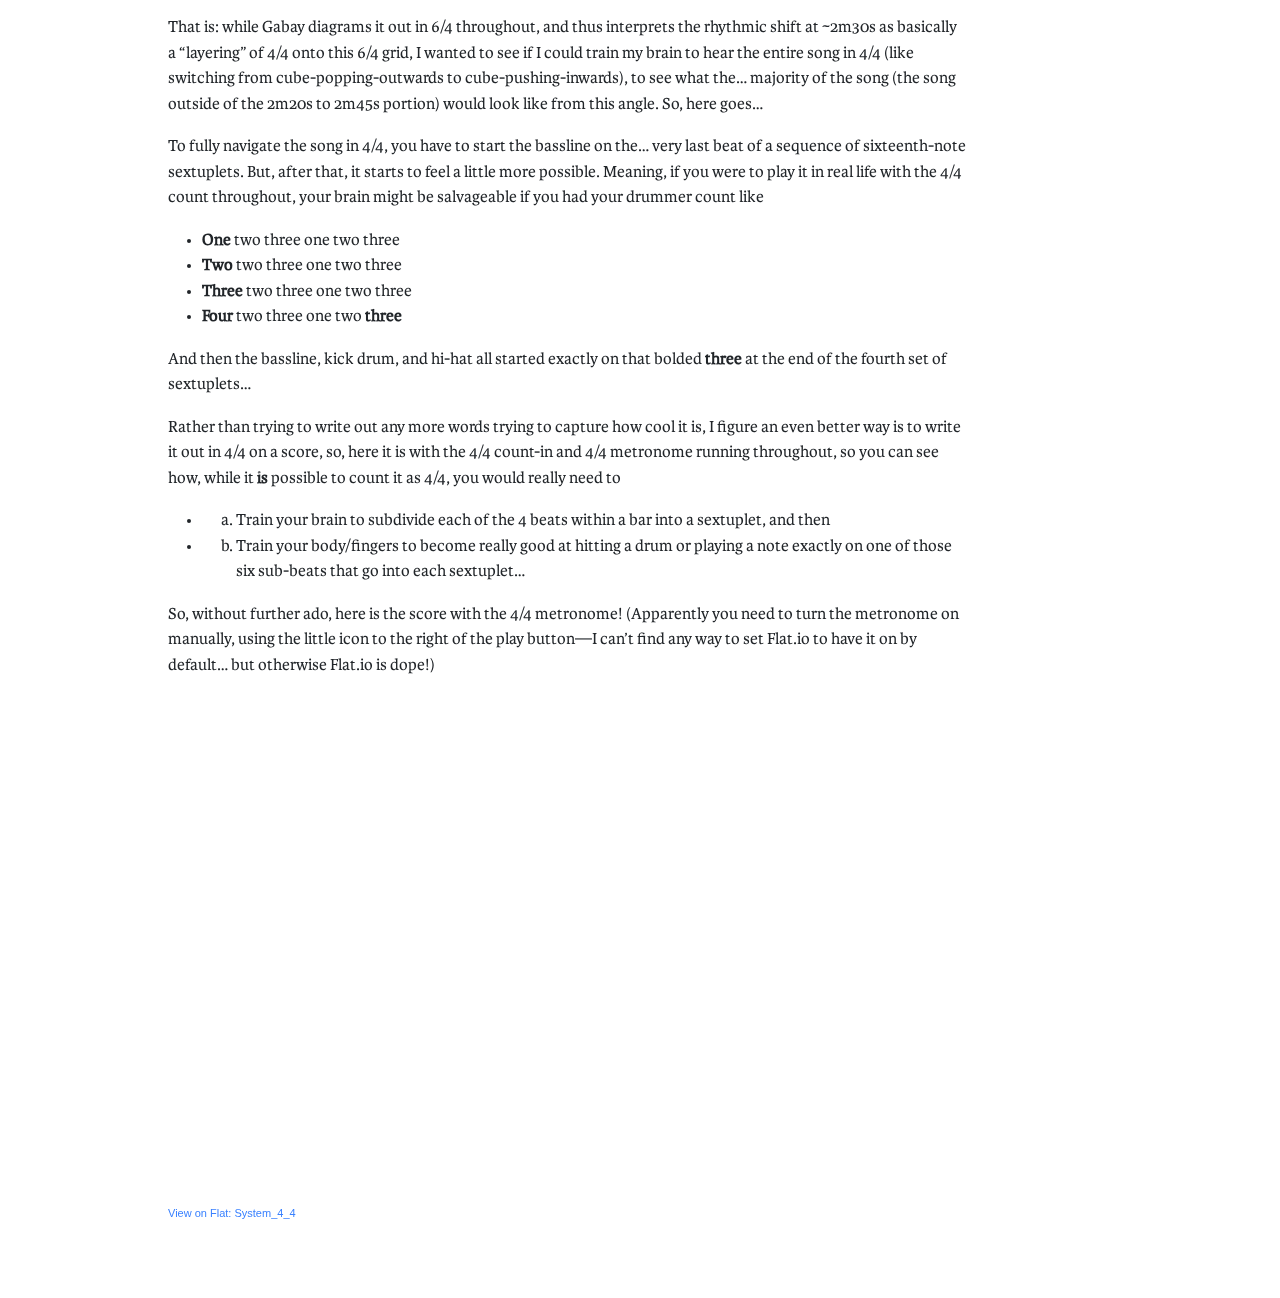
<file: docs/posts/2025-01-14-syncopation/index.html>
<!DOCTYPE html>
<html xmlns="http://www.w3.org/1999/xhtml" lang="en" xml:lang="en"><head>

<meta charset="utf-8">
<meta name="generator" content="quarto-1.8.26">

<meta name="viewport" content="width=device-width, initial-scale=1.0, user-scalable=yes">

<meta name="author" content="Jeff Jacobs">
<meta name="dcterms.date" content="2025-01-14">

<title>Patting Your Head and Rubbing Your Stomach – I Am Become Jeff</title>
<style>
code{white-space: pre-wrap;}
span.smallcaps{font-variant: small-caps;}
div.columns{display: flex; gap: min(4vw, 1.5em);}
div.column{flex: auto; overflow-x: auto;}
div.hanging-indent{margin-left: 1.5em; text-indent: -1.5em;}
ul.task-list{list-style: none;}
ul.task-list li input[type="checkbox"] {
  width: 0.8em;
  margin: 0 0.8em 0.2em -1em; /* quarto-specific, see https://github.com/quarto-dev/quarto-cli/issues/4556 */ 
  vertical-align: middle;
}
</style>


<script src="../../site_libs/quarto-nav/quarto-nav.js"></script>
<script src="../../site_libs/clipboard/clipboard.min.js"></script>
<script src="../../site_libs/quarto-search/autocomplete.umd.js"></script>
<script src="../../site_libs/quarto-search/fuse.min.js"></script>
<script src="../../site_libs/quarto-search/quarto-search.js"></script>
<meta name="quarto:offset" content="../../">
<link href="../../favicon.png" rel="icon" type="image/png">
<script src="../../site_libs/quarto-html/quarto.js" type="module"></script>
<script src="../../site_libs/quarto-html/tabsets/tabsets.js" type="module"></script>
<script src="../../site_libs/quarto-html/axe/axe-check.js" type="module"></script>
<script src="../../site_libs/quarto-html/popper.min.js"></script>
<script src="../../site_libs/quarto-html/tippy.umd.min.js"></script>
<script src="../../site_libs/quarto-html/anchor.min.js"></script>
<link href="../../site_libs/quarto-html/tippy.css" rel="stylesheet">
<link href="../../site_libs/quarto-html/quarto-syntax-highlighting-587c61ba64f3a5504c4d52d930310e48.css" rel="stylesheet" class="quarto-color-scheme" id="quarto-text-highlighting-styles">
<link href="../../site_libs/quarto-html/quarto-syntax-highlighting-dark-b758ccaa5987ceb1b75504551e579abf.css" rel="stylesheet" class="quarto-color-scheme quarto-color-alternate" id="quarto-text-highlighting-styles">
<link href="../../site_libs/quarto-html/quarto-syntax-highlighting-587c61ba64f3a5504c4d52d930310e48.css" rel="stylesheet" class="quarto-color-scheme-extra" id="quarto-text-highlighting-styles">
<script src="../../site_libs/bootstrap/bootstrap.min.js"></script>
<link href="../../site_libs/bootstrap/bootstrap-icons.css" rel="stylesheet">
<link href="../../site_libs/bootstrap/bootstrap-05b0077c2f27bc7c80806a7e635f3014.min.css" rel="stylesheet" append-hash="true" class="quarto-color-scheme" id="quarto-bootstrap" data-mode="light">
<link href="../../site_libs/bootstrap/bootstrap-dark-a74786c31480e868977b1aa5f88d6b6d.min.css" rel="stylesheet" append-hash="true" class="quarto-color-scheme quarto-color-alternate" id="quarto-bootstrap" data-mode="dark">
<link href="../../site_libs/bootstrap/bootstrap-05b0077c2f27bc7c80806a7e635f3014.min.css" rel="stylesheet" append-hash="true" class="quarto-color-scheme-extra" id="quarto-bootstrap" data-mode="light">
<script id="quarto-search-options" type="application/json">{
  "location": "navbar",
  "copy-button": false,
  "collapse-after": 3,
  "panel-placement": "end",
  "type": "overlay",
  "limit": 50,
  "keyboard-shortcut": [
    "f",
    "/",
    "s"
  ],
  "show-item-context": false,
  "language": {
    "search-no-results-text": "No results",
    "search-matching-documents-text": "matching documents",
    "search-copy-link-title": "Copy link to search",
    "search-hide-matches-text": "Hide additional matches",
    "search-more-match-text": "more match in this document",
    "search-more-matches-text": "more matches in this document",
    "search-clear-button-title": "Clear",
    "search-text-placeholder": "",
    "search-detached-cancel-button-title": "Cancel",
    "search-submit-button-title": "Submit",
    "search-label": "Search"
  }
}</script>
<link rel="preconnect" href="https://fonts.googleapis.com"><link rel="preconnect" href="https://fonts.gstatic.com" crossorigin=""><link href="https://fonts.googleapis.com/css2?family=Reenie+Beanie&amp;display=swap" rel="stylesheet">


<link rel="stylesheet" href="../../styles.css">
</head>

<body class="nav-fixed quarto-light"><script id="quarto-html-before-body" type="application/javascript">
    const toggleBodyColorMode = (bsSheetEl) => {
      const mode = bsSheetEl.getAttribute("data-mode");
      const bodyEl = window.document.querySelector("body");
      if (mode === "dark") {
        bodyEl.classList.add("quarto-dark");
        bodyEl.classList.remove("quarto-light");
      } else {
        bodyEl.classList.add("quarto-light");
        bodyEl.classList.remove("quarto-dark");
      }
    }
    const toggleBodyColorPrimary = () => {
      const bsSheetEl = window.document.querySelector("link#quarto-bootstrap:not([rel=disabled-stylesheet])");
      if (bsSheetEl) {
        toggleBodyColorMode(bsSheetEl);
      }
    }
    const setColorSchemeToggle = (alternate) => {
      const toggles = window.document.querySelectorAll('.quarto-color-scheme-toggle');
      for (let i=0; i < toggles.length; i++) {
        const toggle = toggles[i];
        if (toggle) {
          if (alternate) {
            toggle.classList.add("alternate");
          } else {
            toggle.classList.remove("alternate");
          }
        }
      }
    };
    const toggleColorMode = (alternate) => {
      // Switch the stylesheets
      const primaryStylesheets = window.document.querySelectorAll('link.quarto-color-scheme:not(.quarto-color-alternate)');
      const alternateStylesheets = window.document.querySelectorAll('link.quarto-color-scheme.quarto-color-alternate');
      manageTransitions('#quarto-margin-sidebar .nav-link', false);
      if (alternate) {
        // note: dark is layered on light, we don't disable primary!
        enableStylesheet(alternateStylesheets);
        for (const sheetNode of alternateStylesheets) {
          if (sheetNode.id === "quarto-bootstrap") {
            toggleBodyColorMode(sheetNode);
          }
        }
      } else {
        disableStylesheet(alternateStylesheets);
        enableStylesheet(primaryStylesheets)
        toggleBodyColorPrimary();
      }
      manageTransitions('#quarto-margin-sidebar .nav-link', true);
      // Switch the toggles
      setColorSchemeToggle(alternate)
      // Hack to workaround the fact that safari doesn't
      // properly recolor the scrollbar when toggling (#1455)
      if (navigator.userAgent.indexOf('Safari') > 0 && navigator.userAgent.indexOf('Chrome') == -1) {
        manageTransitions("body", false);
        window.scrollTo(0, 1);
        setTimeout(() => {
          window.scrollTo(0, 0);
          manageTransitions("body", true);
        }, 40);
      }
    }
    const disableStylesheet = (stylesheets) => {
      for (let i=0; i < stylesheets.length; i++) {
        const stylesheet = stylesheets[i];
        stylesheet.rel = 'disabled-stylesheet';
      }
    }
    const enableStylesheet = (stylesheets) => {
      for (let i=0; i < stylesheets.length; i++) {
        const stylesheet = stylesheets[i];
        if(stylesheet.rel !== 'stylesheet') { // for Chrome, which will still FOUC without this check
          stylesheet.rel = 'stylesheet';
        }
      }
    }
    const manageTransitions = (selector, allowTransitions) => {
      const els = window.document.querySelectorAll(selector);
      for (let i=0; i < els.length; i++) {
        const el = els[i];
        if (allowTransitions) {
          el.classList.remove('notransition');
        } else {
          el.classList.add('notransition');
        }
      }
    }
    const isFileUrl = () => {
      return window.location.protocol === 'file:';
    }
    const hasAlternateSentinel = () => {
      let styleSentinel = getColorSchemeSentinel();
      if (styleSentinel !== null) {
        return styleSentinel === "alternate";
      } else {
        return false;
      }
    }
    const setStyleSentinel = (alternate) => {
      const value = alternate ? "alternate" : "default";
      if (!isFileUrl()) {
        window.localStorage.setItem("quarto-color-scheme", value);
      } else {
        localAlternateSentinel = value;
      }
    }
    const getColorSchemeSentinel = () => {
      if (!isFileUrl()) {
        const storageValue = window.localStorage.getItem("quarto-color-scheme");
        return storageValue != null ? storageValue : localAlternateSentinel;
      } else {
        return localAlternateSentinel;
      }
    }
    const toggleGiscusIfUsed = (isAlternate, darkModeDefault) => {
      const baseTheme = document.querySelector('#giscus-base-theme')?.value ?? 'light';
      const alternateTheme = document.querySelector('#giscus-alt-theme')?.value ?? 'dark';
      let newTheme = '';
      if(authorPrefersDark) {
        newTheme = isAlternate ? baseTheme : alternateTheme;
      } else {
        newTheme = isAlternate ? alternateTheme : baseTheme;
      }
      const changeGiscusTheme = () => {
        // From: https://github.com/giscus/giscus/issues/336
        const sendMessage = (message) => {
          const iframe = document.querySelector('iframe.giscus-frame');
          if (!iframe) return;
          iframe.contentWindow.postMessage({ giscus: message }, 'https://giscus.app');
        }
        sendMessage({
          setConfig: {
            theme: newTheme
          }
        });
      }
      const isGiscussLoaded = window.document.querySelector('iframe.giscus-frame') !== null;
      if (isGiscussLoaded) {
        changeGiscusTheme();
      }
    };
    const authorPrefersDark = false;
    const darkModeDefault = authorPrefersDark;
      document.querySelector('link#quarto-text-highlighting-styles.quarto-color-scheme-extra').rel = 'disabled-stylesheet';
      document.querySelector('link#quarto-bootstrap.quarto-color-scheme-extra').rel = 'disabled-stylesheet';
    let localAlternateSentinel = darkModeDefault ? 'alternate' : 'default';
    // Dark / light mode switch
    window.quartoToggleColorScheme = () => {
      // Read the current dark / light value
      let toAlternate = !hasAlternateSentinel();
      toggleColorMode(toAlternate);
      setStyleSentinel(toAlternate);
      toggleGiscusIfUsed(toAlternate, darkModeDefault);
      window.dispatchEvent(new Event('resize'));
    };
    // Switch to dark mode if need be
    if (hasAlternateSentinel()) {
      toggleColorMode(true);
    } else {
      toggleColorMode(false);
    }
  </script>

<div id="quarto-search-results"></div>
  <header id="quarto-header" class="headroom fixed-top">
    <nav class="navbar navbar-expand-lg " data-bs-theme="dark">
      <div class="navbar-container container-fluid">
      <div class="navbar-brand-container mx-auto">
    <a class="navbar-brand" href="../../index.html">
    <span class="navbar-title">I Am Become Jeff</span>
    </a>
  </div>
            <div id="quarto-search" class="" title="Search"></div>
          <button class="navbar-toggler" type="button" data-bs-toggle="collapse" data-bs-target="#navbarCollapse" aria-controls="navbarCollapse" role="menu" aria-expanded="false" aria-label="Toggle navigation" onclick="if (window.quartoToggleHeadroom) { window.quartoToggleHeadroom(); }">
  <span class="navbar-toggler-icon"></span>
</button>
          <div class="collapse navbar-collapse" id="navbarCollapse">
            <ul class="navbar-nav navbar-nav-scroll ms-auto">
  <li class="nav-item">
    <a class="nav-link" href="../../about.html"> 
<span class="menu-text">About</span></a>
  </li>  
  <li class="nav-item">
    <a class="nav-link" href="https://jpj.georgetown.domains"> 
<span class="menu-text">GU Homepage<i class="bi bi-box-arrow-up-right ps-2"></i></span></a>
  </li>  
</ul>
          </div> <!-- /navcollapse -->
            <div class="quarto-navbar-tools">
  <a href="" class="quarto-color-scheme-toggle quarto-navigation-tool  px-1" onclick="window.quartoToggleColorScheme(); return false;" title="Toggle dark mode"><i class="bi"></i></a>
</div>
      </div> <!-- /container-fluid -->
    </nav>
</header>
<!-- content -->
<div id="quarto-content" class="quarto-container page-columns page-rows-contents page-layout-article page-navbar">
<!-- sidebar -->
<!-- margin-sidebar -->
    <div id="quarto-margin-sidebar" class="sidebar margin-sidebar zindex-bottom">
        
    </div>
<!-- main -->
<main class="content" id="quarto-document-content">


<header id="title-block-header" class="quarto-title-block default">
<div class="quarto-title">
<h1 class="title">Patting Your Head and Rubbing Your Stomach</h1>
<p class="subtitle lead">Syncopation for Musical Optical Illusions</p>
  <div class="quarto-categories">
    <div class="quarto-category">Music</div>
  </div>
  </div>


<div class="quarto-title-meta-author">
  <div class="quarto-title-meta-heading">Author</div>
  <div class="quarto-title-meta-heading">Affiliation</div>
  
    <div class="quarto-title-meta-contents">
    <p class="author">Jeff Jacobs </p>
  </div>
  <div class="quarto-title-meta-contents">
        <p class="affiliation">
            <a href="mailto:jj1088@georgetown.edu" target="_blank"><code>jj1088@georgetown.edu</code></a>
          </p>
      </div>
  </div>

<div class="quarto-title-meta">

      
    <div>
    <div class="quarto-title-meta-heading">Published</div>
    <div class="quarto-title-meta-contents">
      <p class="date">January 14, 2025</p>
    </div>
  </div>
  
    
  </div>
  


</header>


<p>Dear reader, are you familiar with the optical illusion where, if you stare at the following image of a cube for long enough, you can “trick” your mind into seeing it alternatively like:</p>
<ul>
<li><ol type="a">
<li>A cube popping out of the screen towards you (so that the lower-left square is the <strong>back</strong>), or</li>
</ol></li>
<li><ol start="2" type="a">
<li>A cube going into the screen away from you (so that the lower-left square is the <strong>front</strong>)?</li>
</ol></li>
</ul>
<div class="quarto-figure quarto-figure-center">
<figure class="figure">
<p><img src="images/cube.png" class="img-fluid quarto-figure quarto-figure-center figure-img"></p>
</figure>
</div>
<p>This song, “System” by Brotherly, is the musical equivalent of that illusion. Start listening at about 2m15s, and go until 2m45s, to (hopefully) see what I mean—it’ll sound like something in the song has suddenly shifted, despite the fact that actually everything in this entire song, from beginning to end, can be counted within 6/4 time (with each of the 6 beats having 4 subdivisions) <strong>or</strong> within 4/4 time (with each of the 4 beats having 6 subdivisions):</p>
<div class="quarto-video ratio ratio-16x9"><iframe data-external="1" src="https://www.youtube.com/embed/LGKQv6P35Iw" title="" frameborder="0" allow="accelerometer; autoplay; clipboard-write; encrypted-media; gyroscope; picture-in-picture" allowfullscreen=""></iframe></div>
<p>Like how nothing changes in the image of the cube, only the perspective from which we look at it, 2m15s to 2m45s in that song represents solely a shift in what our brains focus on in terms of grouping the notes together into a coherent pattern!</p>
<p>YouTube music-theory-explainer sensation and drummer Yogev Gabay does an amazing job of explaining it <a href="https://www.youtube.com/watch?v=vTn0cVN6Abs">here</a>, but I wanted to see if I could tackle it from the reverse angle.</p>
<p>That is: while Gabay diagrams it out in 6/4 throughout, and thus interprets the rhythmic shift at ~2m30s as basically a “layering” of 4/4 onto this 6/4 grid, I wanted to see if I could train my brain to hear the entire song in 4/4 (like switching from cube-popping-outwards to cube-pushing-inwards), to see what the… majority of the song (the song outside of the 2m20s to 2m45s portion) would look like from this angle. So, here goes…</p>
<p>To fully navigate the song in 4/4, you have to start the bassline on the… very last beat of a sequence of sixteenth-note sextuplets. But, after that, it starts to feel a little more possible. Meaning, if you were to play it in real life with the 4/4 count throughout, your brain might be salvageable if you had your drummer count like</p>
<ul>
<li><strong>One</strong> two three one two three</li>
<li><strong>Two</strong> two three one two three</li>
<li><strong>Three</strong> two three one two three</li>
<li><strong>Four</strong> two three one two <strong>three</strong></li>
</ul>
<p>And then the bassline, kick drum, and hi-hat all started exactly on that bolded <strong>three</strong> at the end of the fourth set of sextuplets…</p>
<p>Rather than trying to write out any more words trying to capture how cool it is, I figure an even better way is to write it out in 4/4 on a score, so, here it is with the 4/4 count-in and 4/4 metronome running throughout, so you can see how, while it <strong>is</strong> possible to count it as 4/4, you would really need to</p>
<ul>
<li><ol type="a">
<li>Train your brain to subdivide each of the 4 beats within a bar into a sextuplet, and then</li>
</ol></li>
<li><ol start="2" type="a">
<li>Train your body/fingers to become really good at hitting a drum or playing a note exactly on one of those six sub-beats that go into each sextuplet…</li>
</ol></li>
</ul>
<p>So, without further ado, here is the score with the 4/4 metronome! (Apparently you need to turn the metronome on manually, using the little icon to the right of the play button—I can’t find any way to set Flat.io to have it on by default… but otherwise Flat.io is dope!)</p>
<iframe src="https://flat.io/embed/6785fd4cb6258a50958aefe3?_l=true&amp;sharingKey=b88bb2451e991584e255f3f485068a149fcf40f4aeeb990b4f3e5b3d889e2d0e2698c778de83ebb8629bdf61ffb82a298c2d0dbdef66552e52330ca9b92dc16c&amp;layout=responsive&amp;parts=5e8dd179-0802-faac-de93-5f89bbb364fd,63d29d4c-7c48-4f45-7fb6-9d0a5feb8e59" height="480" width="100%" frameborder="0" allowfullscreen="" allow="autoplay; midi">
</iframe>
<div style="font-size: 11px; color: #3981FF;line-break: anywhere;word-break: normal;overflow: hidden;white-space: nowrap;text-overflow: ellipsis; font-family: Inter, Helvetica Neue, Helvetica, Arial, sans-serif,sans-serif;margin-top: 4px">
View on <a href="https://flat.io" target="_blank" style="color: #3981FF; text-decoration: none;" title="Music notation software">Flat</a>: <a href="https://flat.io/score/6785fd4cb6258a50958aefe3?sharingKey=b88bb2451e991584e255f3f485068a149fcf40f4aeeb990b4f3e5b3d889e2d0e2698c778de83ebb8629bdf61ffb82a298c2d0dbdef66552e52330ca9b92dc16c" target="_blank" style="color: #3981FF; text-decoration: none;">System_4_4</a>
</div>



</main> <!-- /main -->
<script id="quarto-html-after-body" type="application/javascript">
  window.document.addEventListener("DOMContentLoaded", function (event) {
    // Ensure there is a toggle, if there isn't float one in the top right
    if (window.document.querySelector('.quarto-color-scheme-toggle') === null) {
      const a = window.document.createElement('a');
      a.classList.add('top-right');
      a.classList.add('quarto-color-scheme-toggle');
      a.href = "";
      a.onclick = function() { try { window.quartoToggleColorScheme(); } catch {} return false; };
      const i = window.document.createElement("i");
      i.classList.add('bi');
      a.appendChild(i);
      window.document.body.appendChild(a);
    }
    setColorSchemeToggle(hasAlternateSentinel())
    const icon = "";
    const anchorJS = new window.AnchorJS();
    anchorJS.options = {
      placement: 'right',
      icon: icon
    };
    anchorJS.add('.anchored');
    const isCodeAnnotation = (el) => {
      for (const clz of el.classList) {
        if (clz.startsWith('code-annotation-')) {                     
          return true;
        }
      }
      return false;
    }
    const onCopySuccess = function(e) {
      // button target
      const button = e.trigger;
      // don't keep focus
      button.blur();
      // flash "checked"
      button.classList.add('code-copy-button-checked');
      var currentTitle = button.getAttribute("title");
      button.setAttribute("title", "Copied!");
      let tooltip;
      if (window.bootstrap) {
        button.setAttribute("data-bs-toggle", "tooltip");
        button.setAttribute("data-bs-placement", "left");
        button.setAttribute("data-bs-title", "Copied!");
        tooltip = new bootstrap.Tooltip(button, 
          { trigger: "manual", 
            customClass: "code-copy-button-tooltip",
            offset: [0, -8]});
        tooltip.show();    
      }
      setTimeout(function() {
        if (tooltip) {
          tooltip.hide();
          button.removeAttribute("data-bs-title");
          button.removeAttribute("data-bs-toggle");
          button.removeAttribute("data-bs-placement");
        }
        button.setAttribute("title", currentTitle);
        button.classList.remove('code-copy-button-checked');
      }, 1000);
      // clear code selection
      e.clearSelection();
    }
    const getTextToCopy = function(trigger) {
      const outerScaffold = trigger.parentElement.cloneNode(true);
      const codeEl = outerScaffold.querySelector('code');
      for (const childEl of codeEl.children) {
        if (isCodeAnnotation(childEl)) {
          childEl.remove();
        }
      }
      return codeEl.innerText;
    }
    const clipboard = new window.ClipboardJS('.code-copy-button:not([data-in-quarto-modal])', {
      text: getTextToCopy
    });
    clipboard.on('success', onCopySuccess);
    if (window.document.getElementById('quarto-embedded-source-code-modal')) {
      const clipboardModal = new window.ClipboardJS('.code-copy-button[data-in-quarto-modal]', {
        text: getTextToCopy,
        container: window.document.getElementById('quarto-embedded-source-code-modal')
      });
      clipboardModal.on('success', onCopySuccess);
    }
      var localhostRegex = new RegExp(/^(?:http|https):\/\/localhost\:?[0-9]*\//);
      var mailtoRegex = new RegExp(/^mailto:/);
        var filterRegex = new RegExp('/' + window.location.host + '/');
      var isInternal = (href) => {
          return filterRegex.test(href) || localhostRegex.test(href) || mailtoRegex.test(href);
      }
      // Inspect non-navigation links and adorn them if external
     var links = window.document.querySelectorAll('a[href]:not(.nav-link):not(.navbar-brand):not(.toc-action):not(.sidebar-link):not(.sidebar-item-toggle):not(.pagination-link):not(.no-external):not([aria-hidden]):not(.dropdown-item):not(.quarto-navigation-tool):not(.about-link)');
      for (var i=0; i<links.length; i++) {
        const link = links[i];
        if (!isInternal(link.href)) {
          // undo the damage that might have been done by quarto-nav.js in the case of
          // links that we want to consider external
          if (link.dataset.originalHref !== undefined) {
            link.href = link.dataset.originalHref;
          }
        }
      }
    function tippyHover(el, contentFn, onTriggerFn, onUntriggerFn) {
      const config = {
        allowHTML: true,
        maxWidth: 500,
        delay: 100,
        arrow: false,
        appendTo: function(el) {
            return el.parentElement;
        },
        interactive: true,
        interactiveBorder: 10,
        theme: 'quarto',
        placement: 'bottom-start',
      };
      if (contentFn) {
        config.content = contentFn;
      }
      if (onTriggerFn) {
        config.onTrigger = onTriggerFn;
      }
      if (onUntriggerFn) {
        config.onUntrigger = onUntriggerFn;
      }
      window.tippy(el, config); 
    }
    const noterefs = window.document.querySelectorAll('a[role="doc-noteref"]');
    for (var i=0; i<noterefs.length; i++) {
      const ref = noterefs[i];
      tippyHover(ref, function() {
        // use id or data attribute instead here
        let href = ref.getAttribute('data-footnote-href') || ref.getAttribute('href');
        try { href = new URL(href).hash; } catch {}
        const id = href.replace(/^#\/?/, "");
        const note = window.document.getElementById(id);
        if (note) {
          return note.innerHTML;
        } else {
          return "";
        }
      });
    }
    const xrefs = window.document.querySelectorAll('a.quarto-xref');
    const processXRef = (id, note) => {
      // Strip column container classes
      const stripColumnClz = (el) => {
        el.classList.remove("page-full", "page-columns");
        if (el.children) {
          for (const child of el.children) {
            stripColumnClz(child);
          }
        }
      }
      stripColumnClz(note)
      if (id === null || id.startsWith('sec-')) {
        // Special case sections, only their first couple elements
        const container = document.createElement("div");
        if (note.children && note.children.length > 2) {
          container.appendChild(note.children[0].cloneNode(true));
          for (let i = 1; i < note.children.length; i++) {
            const child = note.children[i];
            if (child.tagName === "P" && child.innerText === "") {
              continue;
            } else {
              container.appendChild(child.cloneNode(true));
              break;
            }
          }
          if (window.Quarto?.typesetMath) {
            window.Quarto.typesetMath(container);
          }
          return container.innerHTML
        } else {
          if (window.Quarto?.typesetMath) {
            window.Quarto.typesetMath(note);
          }
          return note.innerHTML;
        }
      } else {
        // Remove any anchor links if they are present
        const anchorLink = note.querySelector('a.anchorjs-link');
        if (anchorLink) {
          anchorLink.remove();
        }
        if (window.Quarto?.typesetMath) {
          window.Quarto.typesetMath(note);
        }
        if (note.classList.contains("callout")) {
          return note.outerHTML;
        } else {
          return note.innerHTML;
        }
      }
    }
    for (var i=0; i<xrefs.length; i++) {
      const xref = xrefs[i];
      tippyHover(xref, undefined, function(instance) {
        instance.disable();
        let url = xref.getAttribute('href');
        let hash = undefined; 
        if (url.startsWith('#')) {
          hash = url;
        } else {
          try { hash = new URL(url).hash; } catch {}
        }
        if (hash) {
          const id = hash.replace(/^#\/?/, "");
          const note = window.document.getElementById(id);
          if (note !== null) {
            try {
              const html = processXRef(id, note.cloneNode(true));
              instance.setContent(html);
            } finally {
              instance.enable();
              instance.show();
            }
          } else {
            // See if we can fetch this
            fetch(url.split('#')[0])
            .then(res => res.text())
            .then(html => {
              const parser = new DOMParser();
              const htmlDoc = parser.parseFromString(html, "text/html");
              const note = htmlDoc.getElementById(id);
              if (note !== null) {
                const html = processXRef(id, note);
                instance.setContent(html);
              } 
            }).finally(() => {
              instance.enable();
              instance.show();
            });
          }
        } else {
          // See if we can fetch a full url (with no hash to target)
          // This is a special case and we should probably do some content thinning / targeting
          fetch(url)
          .then(res => res.text())
          .then(html => {
            const parser = new DOMParser();
            const htmlDoc = parser.parseFromString(html, "text/html");
            const note = htmlDoc.querySelector('main.content');
            if (note !== null) {
              // This should only happen for chapter cross references
              // (since there is no id in the URL)
              // remove the first header
              if (note.children.length > 0 && note.children[0].tagName === "HEADER") {
                note.children[0].remove();
              }
              const html = processXRef(null, note);
              instance.setContent(html);
            } 
          }).finally(() => {
            instance.enable();
            instance.show();
          });
        }
      }, function(instance) {
      });
    }
        let selectedAnnoteEl;
        const selectorForAnnotation = ( cell, annotation) => {
          let cellAttr = 'data-code-cell="' + cell + '"';
          let lineAttr = 'data-code-annotation="' +  annotation + '"';
          const selector = 'span[' + cellAttr + '][' + lineAttr + ']';
          return selector;
        }
        const selectCodeLines = (annoteEl) => {
          const doc = window.document;
          const targetCell = annoteEl.getAttribute("data-target-cell");
          const targetAnnotation = annoteEl.getAttribute("data-target-annotation");
          const annoteSpan = window.document.querySelector(selectorForAnnotation(targetCell, targetAnnotation));
          const lines = annoteSpan.getAttribute("data-code-lines").split(",");
          const lineIds = lines.map((line) => {
            return targetCell + "-" + line;
          })
          let top = null;
          let height = null;
          let parent = null;
          if (lineIds.length > 0) {
              //compute the position of the single el (top and bottom and make a div)
              const el = window.document.getElementById(lineIds[0]);
              top = el.offsetTop;
              height = el.offsetHeight;
              parent = el.parentElement.parentElement;
            if (lineIds.length > 1) {
              const lastEl = window.document.getElementById(lineIds[lineIds.length - 1]);
              const bottom = lastEl.offsetTop + lastEl.offsetHeight;
              height = bottom - top;
            }
            if (top !== null && height !== null && parent !== null) {
              // cook up a div (if necessary) and position it 
              let div = window.document.getElementById("code-annotation-line-highlight");
              if (div === null) {
                div = window.document.createElement("div");
                div.setAttribute("id", "code-annotation-line-highlight");
                div.style.position = 'absolute';
                parent.appendChild(div);
              }
              div.style.top = top - 2 + "px";
              div.style.height = height + 4 + "px";
              div.style.left = 0;
              let gutterDiv = window.document.getElementById("code-annotation-line-highlight-gutter");
              if (gutterDiv === null) {
                gutterDiv = window.document.createElement("div");
                gutterDiv.setAttribute("id", "code-annotation-line-highlight-gutter");
                gutterDiv.style.position = 'absolute';
                const codeCell = window.document.getElementById(targetCell);
                const gutter = codeCell.querySelector('.code-annotation-gutter');
                gutter.appendChild(gutterDiv);
              }
              gutterDiv.style.top = top - 2 + "px";
              gutterDiv.style.height = height + 4 + "px";
            }
            selectedAnnoteEl = annoteEl;
          }
        };
        const unselectCodeLines = () => {
          const elementsIds = ["code-annotation-line-highlight", "code-annotation-line-highlight-gutter"];
          elementsIds.forEach((elId) => {
            const div = window.document.getElementById(elId);
            if (div) {
              div.remove();
            }
          });
          selectedAnnoteEl = undefined;
        };
          // Handle positioning of the toggle
      window.addEventListener(
        "resize",
        throttle(() => {
          elRect = undefined;
          if (selectedAnnoteEl) {
            selectCodeLines(selectedAnnoteEl);
          }
        }, 10)
      );
      function throttle(fn, ms) {
      let throttle = false;
      let timer;
        return (...args) => {
          if(!throttle) { // first call gets through
              fn.apply(this, args);
              throttle = true;
          } else { // all the others get throttled
              if(timer) clearTimeout(timer); // cancel #2
              timer = setTimeout(() => {
                fn.apply(this, args);
                timer = throttle = false;
              }, ms);
          }
        };
      }
        // Attach click handler to the DT
        const annoteDls = window.document.querySelectorAll('dt[data-target-cell]');
        for (const annoteDlNode of annoteDls) {
          annoteDlNode.addEventListener('click', (event) => {
            const clickedEl = event.target;
            if (clickedEl !== selectedAnnoteEl) {
              unselectCodeLines();
              const activeEl = window.document.querySelector('dt[data-target-cell].code-annotation-active');
              if (activeEl) {
                activeEl.classList.remove('code-annotation-active');
              }
              selectCodeLines(clickedEl);
              clickedEl.classList.add('code-annotation-active');
            } else {
              // Unselect the line
              unselectCodeLines();
              clickedEl.classList.remove('code-annotation-active');
            }
          });
        }
    const findCites = (el) => {
      const parentEl = el.parentElement;
      if (parentEl) {
        const cites = parentEl.dataset.cites;
        if (cites) {
          return {
            el,
            cites: cites.split(' ')
          };
        } else {
          return findCites(el.parentElement)
        }
      } else {
        return undefined;
      }
    };
    var bibliorefs = window.document.querySelectorAll('a[role="doc-biblioref"]');
    for (var i=0; i<bibliorefs.length; i++) {
      const ref = bibliorefs[i];
      const citeInfo = findCites(ref);
      if (citeInfo) {
        tippyHover(citeInfo.el, function() {
          var popup = window.document.createElement('div');
          citeInfo.cites.forEach(function(cite) {
            var citeDiv = window.document.createElement('div');
            citeDiv.classList.add('hanging-indent');
            citeDiv.classList.add('csl-entry');
            var biblioDiv = window.document.getElementById('ref-' + cite);
            if (biblioDiv) {
              citeDiv.innerHTML = biblioDiv.innerHTML;
            }
            popup.appendChild(citeDiv);
          });
          return popup.innerHTML;
        });
      }
    }
  });
  </script>
</div> <!-- /content -->




</body></html>
</file>
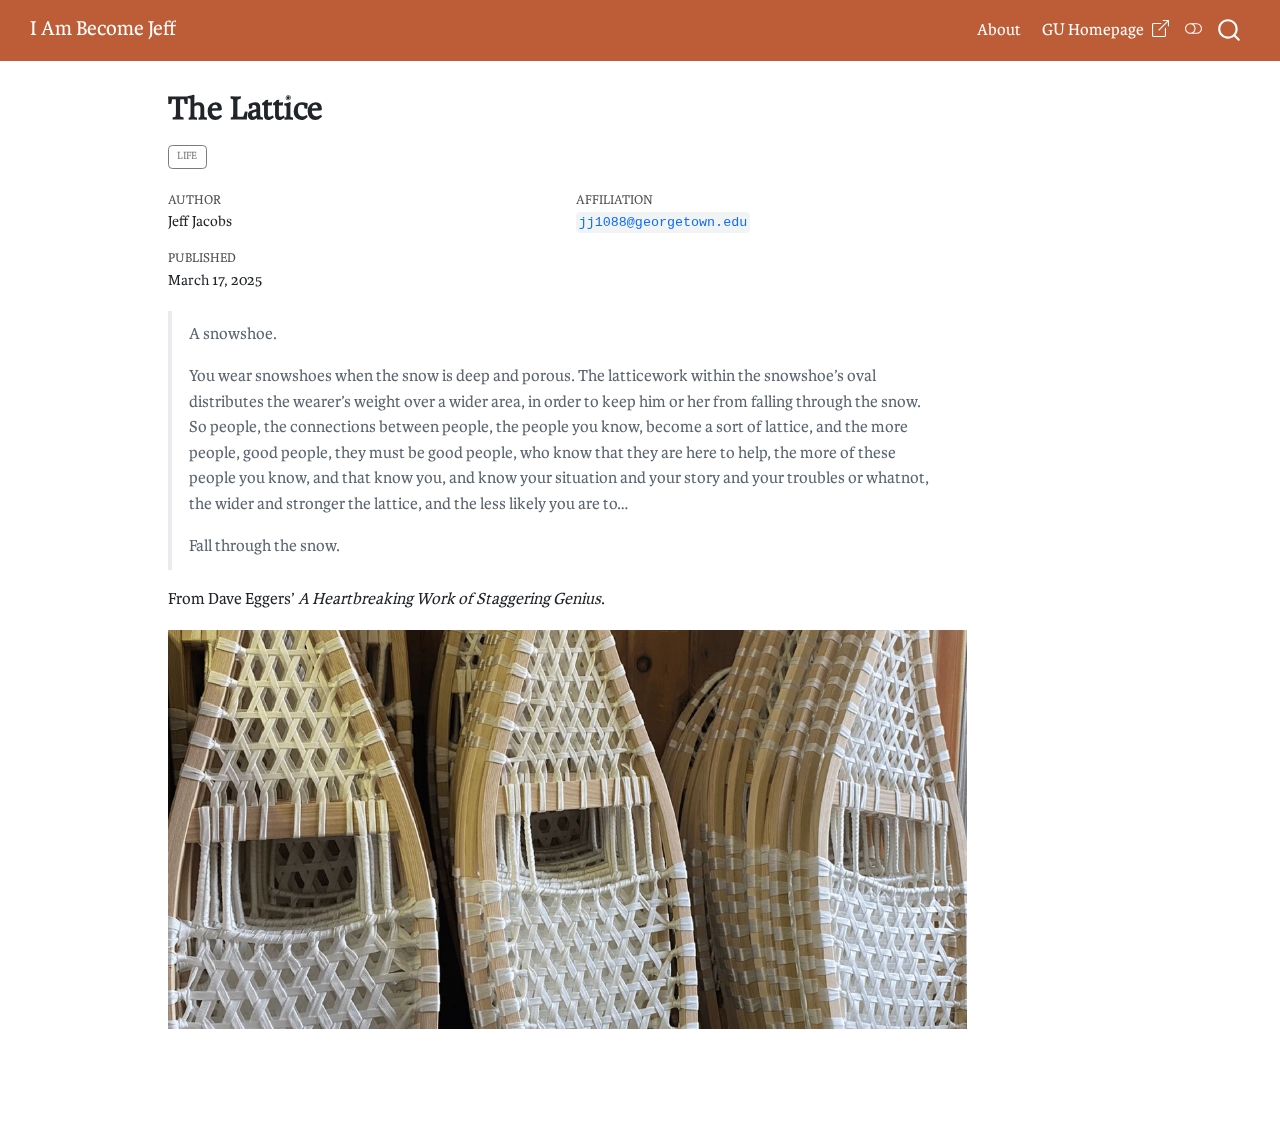
<file: docs/posts/2025-03-17-lattice/index.html>
<!DOCTYPE html>
<html xmlns="http://www.w3.org/1999/xhtml" lang="en" xml:lang="en"><head>

<meta charset="utf-8">
<meta name="generator" content="quarto-1.8.26">

<meta name="viewport" content="width=device-width, initial-scale=1.0, user-scalable=yes">

<meta name="author" content="Jeff Jacobs">
<meta name="dcterms.date" content="2025-03-17">

<title>The Lattice – I Am Become Jeff</title>
<style>
code{white-space: pre-wrap;}
span.smallcaps{font-variant: small-caps;}
div.columns{display: flex; gap: min(4vw, 1.5em);}
div.column{flex: auto; overflow-x: auto;}
div.hanging-indent{margin-left: 1.5em; text-indent: -1.5em;}
ul.task-list{list-style: none;}
ul.task-list li input[type="checkbox"] {
  width: 0.8em;
  margin: 0 0.8em 0.2em -1em; /* quarto-specific, see https://github.com/quarto-dev/quarto-cli/issues/4556 */ 
  vertical-align: middle;
}
</style>


<script src="../../site_libs/quarto-nav/quarto-nav.js"></script>
<script src="../../site_libs/clipboard/clipboard.min.js"></script>
<script src="../../site_libs/quarto-search/autocomplete.umd.js"></script>
<script src="../../site_libs/quarto-search/fuse.min.js"></script>
<script src="../../site_libs/quarto-search/quarto-search.js"></script>
<meta name="quarto:offset" content="../../">
<link href="../../favicon.png" rel="icon" type="image/png">
<script src="../../site_libs/quarto-html/quarto.js" type="module"></script>
<script src="../../site_libs/quarto-html/tabsets/tabsets.js" type="module"></script>
<script src="../../site_libs/quarto-html/axe/axe-check.js" type="module"></script>
<script src="../../site_libs/quarto-html/popper.min.js"></script>
<script src="../../site_libs/quarto-html/tippy.umd.min.js"></script>
<script src="../../site_libs/quarto-html/anchor.min.js"></script>
<link href="../../site_libs/quarto-html/tippy.css" rel="stylesheet">
<link href="../../site_libs/quarto-html/quarto-syntax-highlighting-587c61ba64f3a5504c4d52d930310e48.css" rel="stylesheet" class="quarto-color-scheme" id="quarto-text-highlighting-styles">
<link href="../../site_libs/quarto-html/quarto-syntax-highlighting-dark-b758ccaa5987ceb1b75504551e579abf.css" rel="stylesheet" class="quarto-color-scheme quarto-color-alternate" id="quarto-text-highlighting-styles">
<link href="../../site_libs/quarto-html/quarto-syntax-highlighting-587c61ba64f3a5504c4d52d930310e48.css" rel="stylesheet" class="quarto-color-scheme-extra" id="quarto-text-highlighting-styles">
<script src="../../site_libs/bootstrap/bootstrap.min.js"></script>
<link href="../../site_libs/bootstrap/bootstrap-icons.css" rel="stylesheet">
<link href="../../site_libs/bootstrap/bootstrap-05b0077c2f27bc7c80806a7e635f3014.min.css" rel="stylesheet" append-hash="true" class="quarto-color-scheme" id="quarto-bootstrap" data-mode="light">
<link href="../../site_libs/bootstrap/bootstrap-dark-a74786c31480e868977b1aa5f88d6b6d.min.css" rel="stylesheet" append-hash="true" class="quarto-color-scheme quarto-color-alternate" id="quarto-bootstrap" data-mode="dark">
<link href="../../site_libs/bootstrap/bootstrap-05b0077c2f27bc7c80806a7e635f3014.min.css" rel="stylesheet" append-hash="true" class="quarto-color-scheme-extra" id="quarto-bootstrap" data-mode="light">
<script id="quarto-search-options" type="application/json">{
  "location": "navbar",
  "copy-button": false,
  "collapse-after": 3,
  "panel-placement": "end",
  "type": "overlay",
  "limit": 50,
  "keyboard-shortcut": [
    "f",
    "/",
    "s"
  ],
  "show-item-context": false,
  "language": {
    "search-no-results-text": "No results",
    "search-matching-documents-text": "matching documents",
    "search-copy-link-title": "Copy link to search",
    "search-hide-matches-text": "Hide additional matches",
    "search-more-match-text": "more match in this document",
    "search-more-matches-text": "more matches in this document",
    "search-clear-button-title": "Clear",
    "search-text-placeholder": "",
    "search-detached-cancel-button-title": "Cancel",
    "search-submit-button-title": "Submit",
    "search-label": "Search"
  }
}</script>
<link rel="preconnect" href="https://fonts.googleapis.com"><link rel="preconnect" href="https://fonts.gstatic.com" crossorigin=""><link href="https://fonts.googleapis.com/css2?family=Reenie+Beanie&amp;display=swap" rel="stylesheet">


<link rel="stylesheet" href="../../styles.css">
</head>

<body class="nav-fixed quarto-light"><script id="quarto-html-before-body" type="application/javascript">
    const toggleBodyColorMode = (bsSheetEl) => {
      const mode = bsSheetEl.getAttribute("data-mode");
      const bodyEl = window.document.querySelector("body");
      if (mode === "dark") {
        bodyEl.classList.add("quarto-dark");
        bodyEl.classList.remove("quarto-light");
      } else {
        bodyEl.classList.add("quarto-light");
        bodyEl.classList.remove("quarto-dark");
      }
    }
    const toggleBodyColorPrimary = () => {
      const bsSheetEl = window.document.querySelector("link#quarto-bootstrap:not([rel=disabled-stylesheet])");
      if (bsSheetEl) {
        toggleBodyColorMode(bsSheetEl);
      }
    }
    const setColorSchemeToggle = (alternate) => {
      const toggles = window.document.querySelectorAll('.quarto-color-scheme-toggle');
      for (let i=0; i < toggles.length; i++) {
        const toggle = toggles[i];
        if (toggle) {
          if (alternate) {
            toggle.classList.add("alternate");
          } else {
            toggle.classList.remove("alternate");
          }
        }
      }
    };
    const toggleColorMode = (alternate) => {
      // Switch the stylesheets
      const primaryStylesheets = window.document.querySelectorAll('link.quarto-color-scheme:not(.quarto-color-alternate)');
      const alternateStylesheets = window.document.querySelectorAll('link.quarto-color-scheme.quarto-color-alternate');
      manageTransitions('#quarto-margin-sidebar .nav-link', false);
      if (alternate) {
        // note: dark is layered on light, we don't disable primary!
        enableStylesheet(alternateStylesheets);
        for (const sheetNode of alternateStylesheets) {
          if (sheetNode.id === "quarto-bootstrap") {
            toggleBodyColorMode(sheetNode);
          }
        }
      } else {
        disableStylesheet(alternateStylesheets);
        enableStylesheet(primaryStylesheets)
        toggleBodyColorPrimary();
      }
      manageTransitions('#quarto-margin-sidebar .nav-link', true);
      // Switch the toggles
      setColorSchemeToggle(alternate)
      // Hack to workaround the fact that safari doesn't
      // properly recolor the scrollbar when toggling (#1455)
      if (navigator.userAgent.indexOf('Safari') > 0 && navigator.userAgent.indexOf('Chrome') == -1) {
        manageTransitions("body", false);
        window.scrollTo(0, 1);
        setTimeout(() => {
          window.scrollTo(0, 0);
          manageTransitions("body", true);
        }, 40);
      }
    }
    const disableStylesheet = (stylesheets) => {
      for (let i=0; i < stylesheets.length; i++) {
        const stylesheet = stylesheets[i];
        stylesheet.rel = 'disabled-stylesheet';
      }
    }
    const enableStylesheet = (stylesheets) => {
      for (let i=0; i < stylesheets.length; i++) {
        const stylesheet = stylesheets[i];
        if(stylesheet.rel !== 'stylesheet') { // for Chrome, which will still FOUC without this check
          stylesheet.rel = 'stylesheet';
        }
      }
    }
    const manageTransitions = (selector, allowTransitions) => {
      const els = window.document.querySelectorAll(selector);
      for (let i=0; i < els.length; i++) {
        const el = els[i];
        if (allowTransitions) {
          el.classList.remove('notransition');
        } else {
          el.classList.add('notransition');
        }
      }
    }
    const isFileUrl = () => {
      return window.location.protocol === 'file:';
    }
    const hasAlternateSentinel = () => {
      let styleSentinel = getColorSchemeSentinel();
      if (styleSentinel !== null) {
        return styleSentinel === "alternate";
      } else {
        return false;
      }
    }
    const setStyleSentinel = (alternate) => {
      const value = alternate ? "alternate" : "default";
      if (!isFileUrl()) {
        window.localStorage.setItem("quarto-color-scheme", value);
      } else {
        localAlternateSentinel = value;
      }
    }
    const getColorSchemeSentinel = () => {
      if (!isFileUrl()) {
        const storageValue = window.localStorage.getItem("quarto-color-scheme");
        return storageValue != null ? storageValue : localAlternateSentinel;
      } else {
        return localAlternateSentinel;
      }
    }
    const toggleGiscusIfUsed = (isAlternate, darkModeDefault) => {
      const baseTheme = document.querySelector('#giscus-base-theme')?.value ?? 'light';
      const alternateTheme = document.querySelector('#giscus-alt-theme')?.value ?? 'dark';
      let newTheme = '';
      if(authorPrefersDark) {
        newTheme = isAlternate ? baseTheme : alternateTheme;
      } else {
        newTheme = isAlternate ? alternateTheme : baseTheme;
      }
      const changeGiscusTheme = () => {
        // From: https://github.com/giscus/giscus/issues/336
        const sendMessage = (message) => {
          const iframe = document.querySelector('iframe.giscus-frame');
          if (!iframe) return;
          iframe.contentWindow.postMessage({ giscus: message }, 'https://giscus.app');
        }
        sendMessage({
          setConfig: {
            theme: newTheme
          }
        });
      }
      const isGiscussLoaded = window.document.querySelector('iframe.giscus-frame') !== null;
      if (isGiscussLoaded) {
        changeGiscusTheme();
      }
    };
    const authorPrefersDark = false;
    const darkModeDefault = authorPrefersDark;
      document.querySelector('link#quarto-text-highlighting-styles.quarto-color-scheme-extra').rel = 'disabled-stylesheet';
      document.querySelector('link#quarto-bootstrap.quarto-color-scheme-extra').rel = 'disabled-stylesheet';
    let localAlternateSentinel = darkModeDefault ? 'alternate' : 'default';
    // Dark / light mode switch
    window.quartoToggleColorScheme = () => {
      // Read the current dark / light value
      let toAlternate = !hasAlternateSentinel();
      toggleColorMode(toAlternate);
      setStyleSentinel(toAlternate);
      toggleGiscusIfUsed(toAlternate, darkModeDefault);
      window.dispatchEvent(new Event('resize'));
    };
    // Switch to dark mode if need be
    if (hasAlternateSentinel()) {
      toggleColorMode(true);
    } else {
      toggleColorMode(false);
    }
  </script>

<div id="quarto-search-results"></div>
  <header id="quarto-header" class="headroom fixed-top">
    <nav class="navbar navbar-expand-lg " data-bs-theme="dark">
      <div class="navbar-container container-fluid">
      <div class="navbar-brand-container mx-auto">
    <a class="navbar-brand" href="../../index.html">
    <span class="navbar-title">I Am Become Jeff</span>
    </a>
  </div>
            <div id="quarto-search" class="" title="Search"></div>
          <button class="navbar-toggler" type="button" data-bs-toggle="collapse" data-bs-target="#navbarCollapse" aria-controls="navbarCollapse" role="menu" aria-expanded="false" aria-label="Toggle navigation" onclick="if (window.quartoToggleHeadroom) { window.quartoToggleHeadroom(); }">
  <span class="navbar-toggler-icon"></span>
</button>
          <div class="collapse navbar-collapse" id="navbarCollapse">
            <ul class="navbar-nav navbar-nav-scroll ms-auto">
  <li class="nav-item">
    <a class="nav-link" href="../../about.html"> 
<span class="menu-text">About</span></a>
  </li>  
  <li class="nav-item">
    <a class="nav-link" href="https://jpj.georgetown.domains"> 
<span class="menu-text">GU Homepage<i class="bi bi-box-arrow-up-right ps-2"></i></span></a>
  </li>  
</ul>
          </div> <!-- /navcollapse -->
            <div class="quarto-navbar-tools">
  <a href="" class="quarto-color-scheme-toggle quarto-navigation-tool  px-1" onclick="window.quartoToggleColorScheme(); return false;" title="Toggle dark mode"><i class="bi"></i></a>
</div>
      </div> <!-- /container-fluid -->
    </nav>
</header>
<!-- content -->
<div id="quarto-content" class="quarto-container page-columns page-rows-contents page-layout-article page-navbar">
<!-- sidebar -->
<!-- margin-sidebar -->
    <div id="quarto-margin-sidebar" class="sidebar margin-sidebar zindex-bottom">
        
    </div>
<!-- main -->
<main class="content" id="quarto-document-content">


<header id="title-block-header" class="quarto-title-block default">
<div class="quarto-title">
<h1 class="title">The Lattice</h1>
  <div class="quarto-categories">
    <div class="quarto-category">Life</div>
  </div>
  </div>


<div class="quarto-title-meta-author">
  <div class="quarto-title-meta-heading">Author</div>
  <div class="quarto-title-meta-heading">Affiliation</div>
  
    <div class="quarto-title-meta-contents">
    <p class="author">Jeff Jacobs </p>
  </div>
  <div class="quarto-title-meta-contents">
        <p class="affiliation">
            <a href="mailto:jj1088@georgetown.edu" target="_blank"><code>jj1088@georgetown.edu</code></a>
          </p>
      </div>
  </div>

<div class="quarto-title-meta">

      
    <div>
    <div class="quarto-title-meta-heading">Published</div>
    <div class="quarto-title-meta-contents">
      <p class="date">March 17, 2025</p>
    </div>
  </div>
  
    
  </div>
  


</header>


<blockquote class="blockquote">
<p>A snowshoe.</p>
<p>You wear snowshoes when the snow is deep and porous. The latticework within the snowshoe’s oval distributes the wearer’s weight over a wider area, in order to keep him or her from falling through the snow. So people, the connections between people, the people you know, become a sort of lattice, and the more people, good people, they must be good people, who know that they are here to help, the more of these people you know, and that know you, and know your situation and your story and your troubles or whatnot, the wider and stronger the lattice, and the less likely you are to…</p>
<p>Fall through the snow.</p>
</blockquote>
<p>From Dave Eggers’ <em>A Heartbreaking Work of Staggering Genius</em>.</p>
<div class="quarto-figure quarto-figure-center">
<figure class="figure">
<p><img src="images/snowshoe.jpg" class="img-fluid quarto-figure quarto-figure-center figure-img"></p>
</figure>
</div>



</main> <!-- /main -->
<script id="quarto-html-after-body" type="application/javascript">
  window.document.addEventListener("DOMContentLoaded", function (event) {
    // Ensure there is a toggle, if there isn't float one in the top right
    if (window.document.querySelector('.quarto-color-scheme-toggle') === null) {
      const a = window.document.createElement('a');
      a.classList.add('top-right');
      a.classList.add('quarto-color-scheme-toggle');
      a.href = "";
      a.onclick = function() { try { window.quartoToggleColorScheme(); } catch {} return false; };
      const i = window.document.createElement("i");
      i.classList.add('bi');
      a.appendChild(i);
      window.document.body.appendChild(a);
    }
    setColorSchemeToggle(hasAlternateSentinel())
    const icon = "";
    const anchorJS = new window.AnchorJS();
    anchorJS.options = {
      placement: 'right',
      icon: icon
    };
    anchorJS.add('.anchored');
    const isCodeAnnotation = (el) => {
      for (const clz of el.classList) {
        if (clz.startsWith('code-annotation-')) {                     
          return true;
        }
      }
      return false;
    }
    const onCopySuccess = function(e) {
      // button target
      const button = e.trigger;
      // don't keep focus
      button.blur();
      // flash "checked"
      button.classList.add('code-copy-button-checked');
      var currentTitle = button.getAttribute("title");
      button.setAttribute("title", "Copied!");
      let tooltip;
      if (window.bootstrap) {
        button.setAttribute("data-bs-toggle", "tooltip");
        button.setAttribute("data-bs-placement", "left");
        button.setAttribute("data-bs-title", "Copied!");
        tooltip = new bootstrap.Tooltip(button, 
          { trigger: "manual", 
            customClass: "code-copy-button-tooltip",
            offset: [0, -8]});
        tooltip.show();    
      }
      setTimeout(function() {
        if (tooltip) {
          tooltip.hide();
          button.removeAttribute("data-bs-title");
          button.removeAttribute("data-bs-toggle");
          button.removeAttribute("data-bs-placement");
        }
        button.setAttribute("title", currentTitle);
        button.classList.remove('code-copy-button-checked');
      }, 1000);
      // clear code selection
      e.clearSelection();
    }
    const getTextToCopy = function(trigger) {
      const outerScaffold = trigger.parentElement.cloneNode(true);
      const codeEl = outerScaffold.querySelector('code');
      for (const childEl of codeEl.children) {
        if (isCodeAnnotation(childEl)) {
          childEl.remove();
        }
      }
      return codeEl.innerText;
    }
    const clipboard = new window.ClipboardJS('.code-copy-button:not([data-in-quarto-modal])', {
      text: getTextToCopy
    });
    clipboard.on('success', onCopySuccess);
    if (window.document.getElementById('quarto-embedded-source-code-modal')) {
      const clipboardModal = new window.ClipboardJS('.code-copy-button[data-in-quarto-modal]', {
        text: getTextToCopy,
        container: window.document.getElementById('quarto-embedded-source-code-modal')
      });
      clipboardModal.on('success', onCopySuccess);
    }
      var localhostRegex = new RegExp(/^(?:http|https):\/\/localhost\:?[0-9]*\//);
      var mailtoRegex = new RegExp(/^mailto:/);
        var filterRegex = new RegExp('/' + window.location.host + '/');
      var isInternal = (href) => {
          return filterRegex.test(href) || localhostRegex.test(href) || mailtoRegex.test(href);
      }
      // Inspect non-navigation links and adorn them if external
     var links = window.document.querySelectorAll('a[href]:not(.nav-link):not(.navbar-brand):not(.toc-action):not(.sidebar-link):not(.sidebar-item-toggle):not(.pagination-link):not(.no-external):not([aria-hidden]):not(.dropdown-item):not(.quarto-navigation-tool):not(.about-link)');
      for (var i=0; i<links.length; i++) {
        const link = links[i];
        if (!isInternal(link.href)) {
          // undo the damage that might have been done by quarto-nav.js in the case of
          // links that we want to consider external
          if (link.dataset.originalHref !== undefined) {
            link.href = link.dataset.originalHref;
          }
        }
      }
    function tippyHover(el, contentFn, onTriggerFn, onUntriggerFn) {
      const config = {
        allowHTML: true,
        maxWidth: 500,
        delay: 100,
        arrow: false,
        appendTo: function(el) {
            return el.parentElement;
        },
        interactive: true,
        interactiveBorder: 10,
        theme: 'quarto',
        placement: 'bottom-start',
      };
      if (contentFn) {
        config.content = contentFn;
      }
      if (onTriggerFn) {
        config.onTrigger = onTriggerFn;
      }
      if (onUntriggerFn) {
        config.onUntrigger = onUntriggerFn;
      }
      window.tippy(el, config); 
    }
    const noterefs = window.document.querySelectorAll('a[role="doc-noteref"]');
    for (var i=0; i<noterefs.length; i++) {
      const ref = noterefs[i];
      tippyHover(ref, function() {
        // use id or data attribute instead here
        let href = ref.getAttribute('data-footnote-href') || ref.getAttribute('href');
        try { href = new URL(href).hash; } catch {}
        const id = href.replace(/^#\/?/, "");
        const note = window.document.getElementById(id);
        if (note) {
          return note.innerHTML;
        } else {
          return "";
        }
      });
    }
    const xrefs = window.document.querySelectorAll('a.quarto-xref');
    const processXRef = (id, note) => {
      // Strip column container classes
      const stripColumnClz = (el) => {
        el.classList.remove("page-full", "page-columns");
        if (el.children) {
          for (const child of el.children) {
            stripColumnClz(child);
          }
        }
      }
      stripColumnClz(note)
      if (id === null || id.startsWith('sec-')) {
        // Special case sections, only their first couple elements
        const container = document.createElement("div");
        if (note.children && note.children.length > 2) {
          container.appendChild(note.children[0].cloneNode(true));
          for (let i = 1; i < note.children.length; i++) {
            const child = note.children[i];
            if (child.tagName === "P" && child.innerText === "") {
              continue;
            } else {
              container.appendChild(child.cloneNode(true));
              break;
            }
          }
          if (window.Quarto?.typesetMath) {
            window.Quarto.typesetMath(container);
          }
          return container.innerHTML
        } else {
          if (window.Quarto?.typesetMath) {
            window.Quarto.typesetMath(note);
          }
          return note.innerHTML;
        }
      } else {
        // Remove any anchor links if they are present
        const anchorLink = note.querySelector('a.anchorjs-link');
        if (anchorLink) {
          anchorLink.remove();
        }
        if (window.Quarto?.typesetMath) {
          window.Quarto.typesetMath(note);
        }
        if (note.classList.contains("callout")) {
          return note.outerHTML;
        } else {
          return note.innerHTML;
        }
      }
    }
    for (var i=0; i<xrefs.length; i++) {
      const xref = xrefs[i];
      tippyHover(xref, undefined, function(instance) {
        instance.disable();
        let url = xref.getAttribute('href');
        let hash = undefined; 
        if (url.startsWith('#')) {
          hash = url;
        } else {
          try { hash = new URL(url).hash; } catch {}
        }
        if (hash) {
          const id = hash.replace(/^#\/?/, "");
          const note = window.document.getElementById(id);
          if (note !== null) {
            try {
              const html = processXRef(id, note.cloneNode(true));
              instance.setContent(html);
            } finally {
              instance.enable();
              instance.show();
            }
          } else {
            // See if we can fetch this
            fetch(url.split('#')[0])
            .then(res => res.text())
            .then(html => {
              const parser = new DOMParser();
              const htmlDoc = parser.parseFromString(html, "text/html");
              const note = htmlDoc.getElementById(id);
              if (note !== null) {
                const html = processXRef(id, note);
                instance.setContent(html);
              } 
            }).finally(() => {
              instance.enable();
              instance.show();
            });
          }
        } else {
          // See if we can fetch a full url (with no hash to target)
          // This is a special case and we should probably do some content thinning / targeting
          fetch(url)
          .then(res => res.text())
          .then(html => {
            const parser = new DOMParser();
            const htmlDoc = parser.parseFromString(html, "text/html");
            const note = htmlDoc.querySelector('main.content');
            if (note !== null) {
              // This should only happen for chapter cross references
              // (since there is no id in the URL)
              // remove the first header
              if (note.children.length > 0 && note.children[0].tagName === "HEADER") {
                note.children[0].remove();
              }
              const html = processXRef(null, note);
              instance.setContent(html);
            } 
          }).finally(() => {
            instance.enable();
            instance.show();
          });
        }
      }, function(instance) {
      });
    }
        let selectedAnnoteEl;
        const selectorForAnnotation = ( cell, annotation) => {
          let cellAttr = 'data-code-cell="' + cell + '"';
          let lineAttr = 'data-code-annotation="' +  annotation + '"';
          const selector = 'span[' + cellAttr + '][' + lineAttr + ']';
          return selector;
        }
        const selectCodeLines = (annoteEl) => {
          const doc = window.document;
          const targetCell = annoteEl.getAttribute("data-target-cell");
          const targetAnnotation = annoteEl.getAttribute("data-target-annotation");
          const annoteSpan = window.document.querySelector(selectorForAnnotation(targetCell, targetAnnotation));
          const lines = annoteSpan.getAttribute("data-code-lines").split(",");
          const lineIds = lines.map((line) => {
            return targetCell + "-" + line;
          })
          let top = null;
          let height = null;
          let parent = null;
          if (lineIds.length > 0) {
              //compute the position of the single el (top and bottom and make a div)
              const el = window.document.getElementById(lineIds[0]);
              top = el.offsetTop;
              height = el.offsetHeight;
              parent = el.parentElement.parentElement;
            if (lineIds.length > 1) {
              const lastEl = window.document.getElementById(lineIds[lineIds.length - 1]);
              const bottom = lastEl.offsetTop + lastEl.offsetHeight;
              height = bottom - top;
            }
            if (top !== null && height !== null && parent !== null) {
              // cook up a div (if necessary) and position it 
              let div = window.document.getElementById("code-annotation-line-highlight");
              if (div === null) {
                div = window.document.createElement("div");
                div.setAttribute("id", "code-annotation-line-highlight");
                div.style.position = 'absolute';
                parent.appendChild(div);
              }
              div.style.top = top - 2 + "px";
              div.style.height = height + 4 + "px";
              div.style.left = 0;
              let gutterDiv = window.document.getElementById("code-annotation-line-highlight-gutter");
              if (gutterDiv === null) {
                gutterDiv = window.document.createElement("div");
                gutterDiv.setAttribute("id", "code-annotation-line-highlight-gutter");
                gutterDiv.style.position = 'absolute';
                const codeCell = window.document.getElementById(targetCell);
                const gutter = codeCell.querySelector('.code-annotation-gutter');
                gutter.appendChild(gutterDiv);
              }
              gutterDiv.style.top = top - 2 + "px";
              gutterDiv.style.height = height + 4 + "px";
            }
            selectedAnnoteEl = annoteEl;
          }
        };
        const unselectCodeLines = () => {
          const elementsIds = ["code-annotation-line-highlight", "code-annotation-line-highlight-gutter"];
          elementsIds.forEach((elId) => {
            const div = window.document.getElementById(elId);
            if (div) {
              div.remove();
            }
          });
          selectedAnnoteEl = undefined;
        };
          // Handle positioning of the toggle
      window.addEventListener(
        "resize",
        throttle(() => {
          elRect = undefined;
          if (selectedAnnoteEl) {
            selectCodeLines(selectedAnnoteEl);
          }
        }, 10)
      );
      function throttle(fn, ms) {
      let throttle = false;
      let timer;
        return (...args) => {
          if(!throttle) { // first call gets through
              fn.apply(this, args);
              throttle = true;
          } else { // all the others get throttled
              if(timer) clearTimeout(timer); // cancel #2
              timer = setTimeout(() => {
                fn.apply(this, args);
                timer = throttle = false;
              }, ms);
          }
        };
      }
        // Attach click handler to the DT
        const annoteDls = window.document.querySelectorAll('dt[data-target-cell]');
        for (const annoteDlNode of annoteDls) {
          annoteDlNode.addEventListener('click', (event) => {
            const clickedEl = event.target;
            if (clickedEl !== selectedAnnoteEl) {
              unselectCodeLines();
              const activeEl = window.document.querySelector('dt[data-target-cell].code-annotation-active');
              if (activeEl) {
                activeEl.classList.remove('code-annotation-active');
              }
              selectCodeLines(clickedEl);
              clickedEl.classList.add('code-annotation-active');
            } else {
              // Unselect the line
              unselectCodeLines();
              clickedEl.classList.remove('code-annotation-active');
            }
          });
        }
    const findCites = (el) => {
      const parentEl = el.parentElement;
      if (parentEl) {
        const cites = parentEl.dataset.cites;
        if (cites) {
          return {
            el,
            cites: cites.split(' ')
          };
        } else {
          return findCites(el.parentElement)
        }
      } else {
        return undefined;
      }
    };
    var bibliorefs = window.document.querySelectorAll('a[role="doc-biblioref"]');
    for (var i=0; i<bibliorefs.length; i++) {
      const ref = bibliorefs[i];
      const citeInfo = findCites(ref);
      if (citeInfo) {
        tippyHover(citeInfo.el, function() {
          var popup = window.document.createElement('div');
          citeInfo.cites.forEach(function(cite) {
            var citeDiv = window.document.createElement('div');
            citeDiv.classList.add('hanging-indent');
            citeDiv.classList.add('csl-entry');
            var biblioDiv = window.document.getElementById('ref-' + cite);
            if (biblioDiv) {
              citeDiv.innerHTML = biblioDiv.innerHTML;
            }
            popup.appendChild(citeDiv);
          });
          return popup.innerHTML;
        });
      }
    }
  });
  </script>
</div> <!-- /content -->




</body></html>
</file>
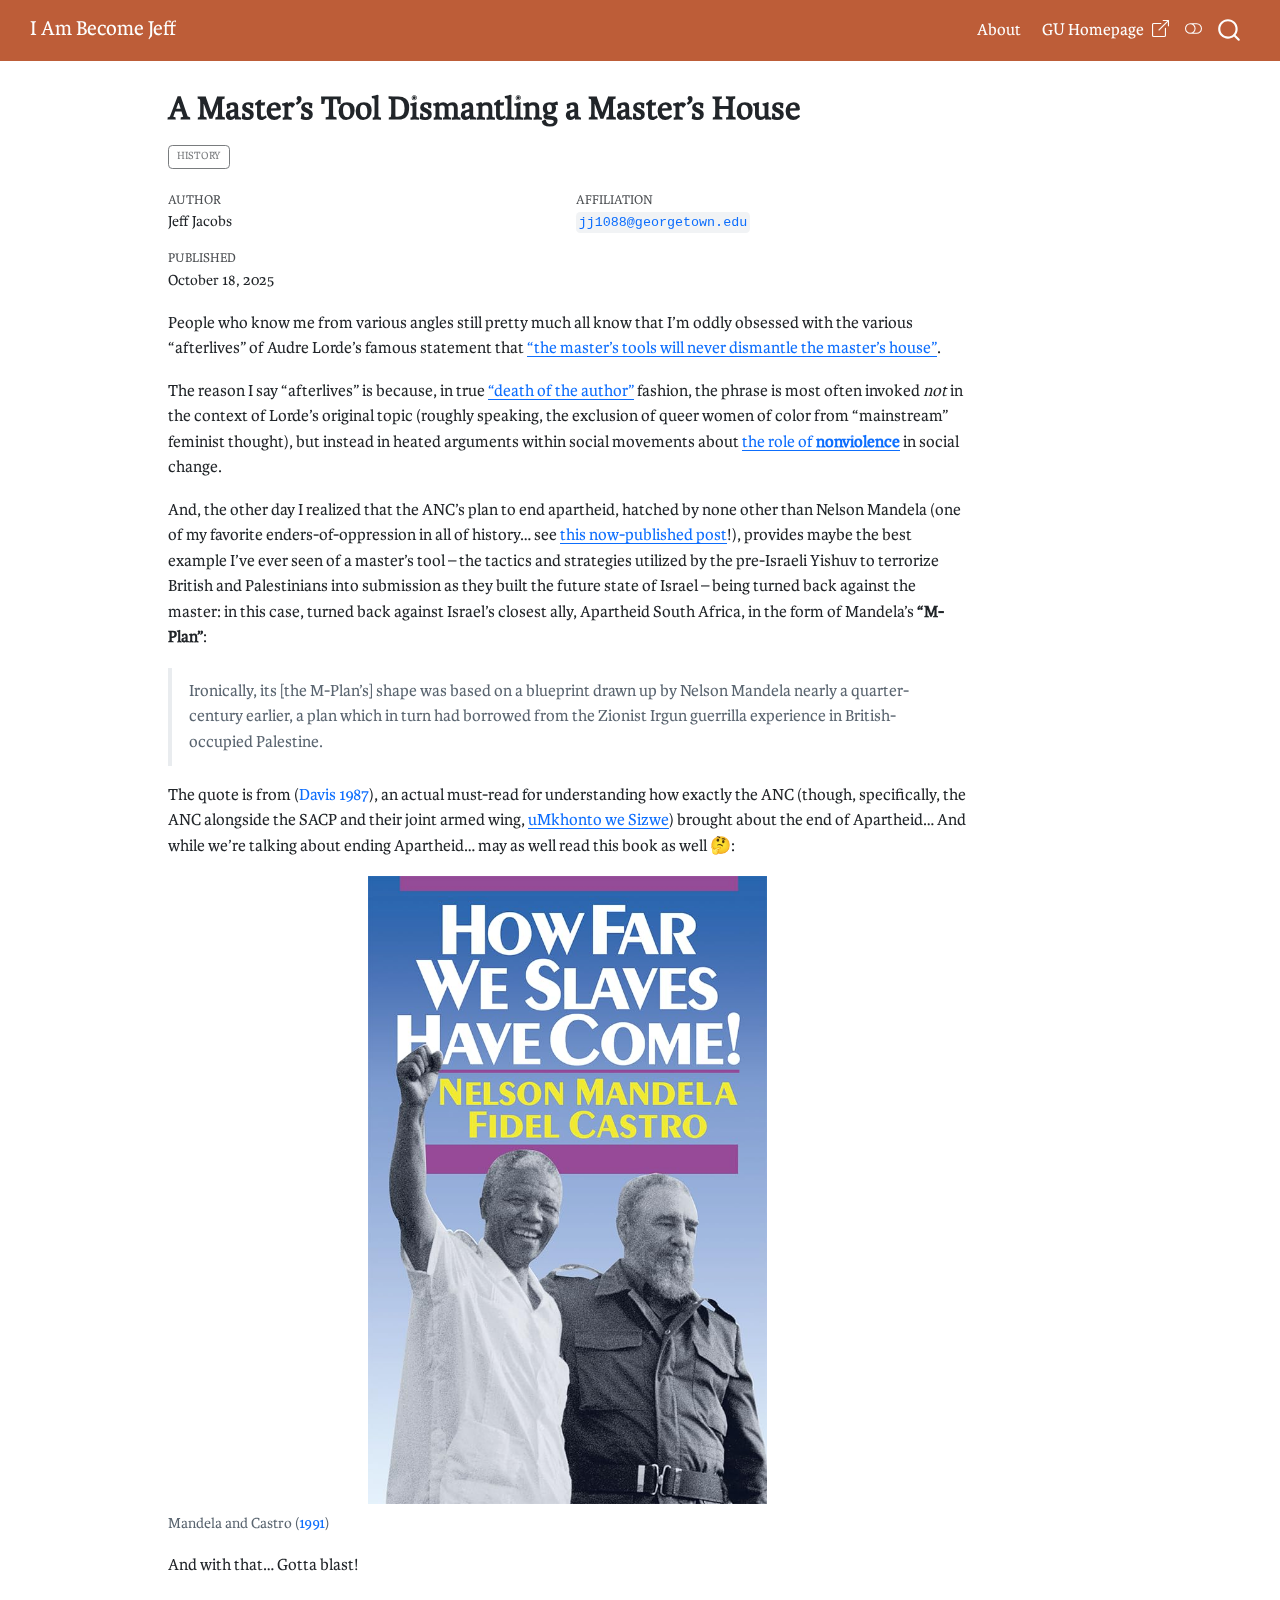
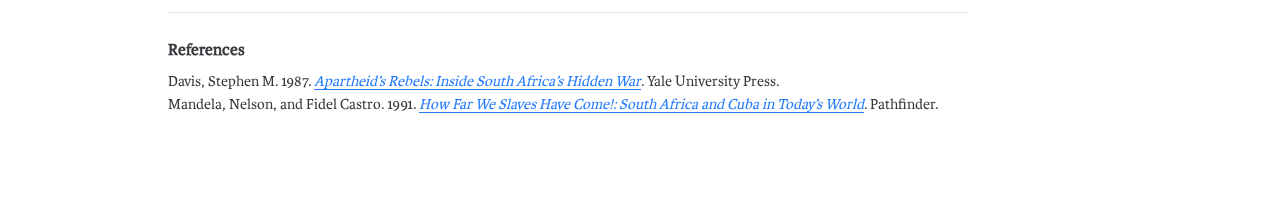
<file: docs/posts/2025-10-18-mandela/index.html>
<!DOCTYPE html>
<html xmlns="http://www.w3.org/1999/xhtml" lang="en" xml:lang="en"><head>

<meta charset="utf-8">
<meta name="generator" content="quarto-1.8.26">

<meta name="viewport" content="width=device-width, initial-scale=1.0, user-scalable=yes">

<meta name="author" content="Jeff Jacobs">
<meta name="dcterms.date" content="2025-10-18">

<title>A Master’s Tool Dismantling a Master’s House – I Am Become Jeff</title>
<style>
code{white-space: pre-wrap;}
span.smallcaps{font-variant: small-caps;}
div.columns{display: flex; gap: min(4vw, 1.5em);}
div.column{flex: auto; overflow-x: auto;}
div.hanging-indent{margin-left: 1.5em; text-indent: -1.5em;}
ul.task-list{list-style: none;}
ul.task-list li input[type="checkbox"] {
  width: 0.8em;
  margin: 0 0.8em 0.2em -1em; /* quarto-specific, see https://github.com/quarto-dev/quarto-cli/issues/4556 */ 
  vertical-align: middle;
}
/* CSS for citations */
div.csl-bib-body { }
div.csl-entry {
  clear: both;
  margin-bottom: 0em;
}
.hanging-indent div.csl-entry {
  margin-left:2em;
  text-indent:-2em;
}
div.csl-left-margin {
  min-width:2em;
  float:left;
}
div.csl-right-inline {
  margin-left:2em;
  padding-left:1em;
}
div.csl-indent {
  margin-left: 2em;
}</style>


<script src="../../site_libs/quarto-nav/quarto-nav.js"></script>
<script src="../../site_libs/clipboard/clipboard.min.js"></script>
<script src="../../site_libs/quarto-search/autocomplete.umd.js"></script>
<script src="../../site_libs/quarto-search/fuse.min.js"></script>
<script src="../../site_libs/quarto-search/quarto-search.js"></script>
<meta name="quarto:offset" content="../../">
<link href="../../favicon.png" rel="icon" type="image/png">
<script src="../../site_libs/quarto-html/quarto.js" type="module"></script>
<script src="../../site_libs/quarto-html/tabsets/tabsets.js" type="module"></script>
<script src="../../site_libs/quarto-html/axe/axe-check.js" type="module"></script>
<script src="../../site_libs/quarto-html/popper.min.js"></script>
<script src="../../site_libs/quarto-html/tippy.umd.min.js"></script>
<script src="../../site_libs/quarto-html/anchor.min.js"></script>
<link href="../../site_libs/quarto-html/tippy.css" rel="stylesheet">
<link href="../../site_libs/quarto-html/quarto-syntax-highlighting-587c61ba64f3a5504c4d52d930310e48.css" rel="stylesheet" class="quarto-color-scheme" id="quarto-text-highlighting-styles">
<link href="../../site_libs/quarto-html/quarto-syntax-highlighting-dark-b758ccaa5987ceb1b75504551e579abf.css" rel="stylesheet" class="quarto-color-scheme quarto-color-alternate" id="quarto-text-highlighting-styles">
<link href="../../site_libs/quarto-html/quarto-syntax-highlighting-587c61ba64f3a5504c4d52d930310e48.css" rel="stylesheet" class="quarto-color-scheme-extra" id="quarto-text-highlighting-styles">
<script src="../../site_libs/bootstrap/bootstrap.min.js"></script>
<link href="../../site_libs/bootstrap/bootstrap-icons.css" rel="stylesheet">
<link href="../../site_libs/bootstrap/bootstrap-05b0077c2f27bc7c80806a7e635f3014.min.css" rel="stylesheet" append-hash="true" class="quarto-color-scheme" id="quarto-bootstrap" data-mode="light">
<link href="../../site_libs/bootstrap/bootstrap-dark-a74786c31480e868977b1aa5f88d6b6d.min.css" rel="stylesheet" append-hash="true" class="quarto-color-scheme quarto-color-alternate" id="quarto-bootstrap" data-mode="dark">
<link href="../../site_libs/bootstrap/bootstrap-05b0077c2f27bc7c80806a7e635f3014.min.css" rel="stylesheet" append-hash="true" class="quarto-color-scheme-extra" id="quarto-bootstrap" data-mode="light">
<script id="quarto-search-options" type="application/json">{
  "location": "navbar",
  "copy-button": false,
  "collapse-after": 3,
  "panel-placement": "end",
  "type": "overlay",
  "limit": 50,
  "keyboard-shortcut": [
    "f",
    "/",
    "s"
  ],
  "show-item-context": false,
  "language": {
    "search-no-results-text": "No results",
    "search-matching-documents-text": "matching documents",
    "search-copy-link-title": "Copy link to search",
    "search-hide-matches-text": "Hide additional matches",
    "search-more-match-text": "more match in this document",
    "search-more-matches-text": "more matches in this document",
    "search-clear-button-title": "Clear",
    "search-text-placeholder": "",
    "search-detached-cancel-button-title": "Cancel",
    "search-submit-button-title": "Submit",
    "search-label": "Search"
  }
}</script>
<link rel="preconnect" href="https://fonts.googleapis.com"><link rel="preconnect" href="https://fonts.gstatic.com" crossorigin=""><link href="https://fonts.googleapis.com/css2?family=Reenie+Beanie&amp;display=swap" rel="stylesheet">


<link rel="stylesheet" href="../../styles.css">
</head>

<body class="nav-fixed quarto-light"><script id="quarto-html-before-body" type="application/javascript">
    const toggleBodyColorMode = (bsSheetEl) => {
      const mode = bsSheetEl.getAttribute("data-mode");
      const bodyEl = window.document.querySelector("body");
      if (mode === "dark") {
        bodyEl.classList.add("quarto-dark");
        bodyEl.classList.remove("quarto-light");
      } else {
        bodyEl.classList.add("quarto-light");
        bodyEl.classList.remove("quarto-dark");
      }
    }
    const toggleBodyColorPrimary = () => {
      const bsSheetEl = window.document.querySelector("link#quarto-bootstrap:not([rel=disabled-stylesheet])");
      if (bsSheetEl) {
        toggleBodyColorMode(bsSheetEl);
      }
    }
    const setColorSchemeToggle = (alternate) => {
      const toggles = window.document.querySelectorAll('.quarto-color-scheme-toggle');
      for (let i=0; i < toggles.length; i++) {
        const toggle = toggles[i];
        if (toggle) {
          if (alternate) {
            toggle.classList.add("alternate");
          } else {
            toggle.classList.remove("alternate");
          }
        }
      }
    };
    const toggleColorMode = (alternate) => {
      // Switch the stylesheets
      const primaryStylesheets = window.document.querySelectorAll('link.quarto-color-scheme:not(.quarto-color-alternate)');
      const alternateStylesheets = window.document.querySelectorAll('link.quarto-color-scheme.quarto-color-alternate');
      manageTransitions('#quarto-margin-sidebar .nav-link', false);
      if (alternate) {
        // note: dark is layered on light, we don't disable primary!
        enableStylesheet(alternateStylesheets);
        for (const sheetNode of alternateStylesheets) {
          if (sheetNode.id === "quarto-bootstrap") {
            toggleBodyColorMode(sheetNode);
          }
        }
      } else {
        disableStylesheet(alternateStylesheets);
        enableStylesheet(primaryStylesheets)
        toggleBodyColorPrimary();
      }
      manageTransitions('#quarto-margin-sidebar .nav-link', true);
      // Switch the toggles
      setColorSchemeToggle(alternate)
      // Hack to workaround the fact that safari doesn't
      // properly recolor the scrollbar when toggling (#1455)
      if (navigator.userAgent.indexOf('Safari') > 0 && navigator.userAgent.indexOf('Chrome') == -1) {
        manageTransitions("body", false);
        window.scrollTo(0, 1);
        setTimeout(() => {
          window.scrollTo(0, 0);
          manageTransitions("body", true);
        }, 40);
      }
    }
    const disableStylesheet = (stylesheets) => {
      for (let i=0; i < stylesheets.length; i++) {
        const stylesheet = stylesheets[i];
        stylesheet.rel = 'disabled-stylesheet';
      }
    }
    const enableStylesheet = (stylesheets) => {
      for (let i=0; i < stylesheets.length; i++) {
        const stylesheet = stylesheets[i];
        if(stylesheet.rel !== 'stylesheet') { // for Chrome, which will still FOUC without this check
          stylesheet.rel = 'stylesheet';
        }
      }
    }
    const manageTransitions = (selector, allowTransitions) => {
      const els = window.document.querySelectorAll(selector);
      for (let i=0; i < els.length; i++) {
        const el = els[i];
        if (allowTransitions) {
          el.classList.remove('notransition');
        } else {
          el.classList.add('notransition');
        }
      }
    }
    const isFileUrl = () => {
      return window.location.protocol === 'file:';
    }
    const hasAlternateSentinel = () => {
      let styleSentinel = getColorSchemeSentinel();
      if (styleSentinel !== null) {
        return styleSentinel === "alternate";
      } else {
        return false;
      }
    }
    const setStyleSentinel = (alternate) => {
      const value = alternate ? "alternate" : "default";
      if (!isFileUrl()) {
        window.localStorage.setItem("quarto-color-scheme", value);
      } else {
        localAlternateSentinel = value;
      }
    }
    const getColorSchemeSentinel = () => {
      if (!isFileUrl()) {
        const storageValue = window.localStorage.getItem("quarto-color-scheme");
        return storageValue != null ? storageValue : localAlternateSentinel;
      } else {
        return localAlternateSentinel;
      }
    }
    const toggleGiscusIfUsed = (isAlternate, darkModeDefault) => {
      const baseTheme = document.querySelector('#giscus-base-theme')?.value ?? 'light';
      const alternateTheme = document.querySelector('#giscus-alt-theme')?.value ?? 'dark';
      let newTheme = '';
      if(authorPrefersDark) {
        newTheme = isAlternate ? baseTheme : alternateTheme;
      } else {
        newTheme = isAlternate ? alternateTheme : baseTheme;
      }
      const changeGiscusTheme = () => {
        // From: https://github.com/giscus/giscus/issues/336
        const sendMessage = (message) => {
          const iframe = document.querySelector('iframe.giscus-frame');
          if (!iframe) return;
          iframe.contentWindow.postMessage({ giscus: message }, 'https://giscus.app');
        }
        sendMessage({
          setConfig: {
            theme: newTheme
          }
        });
      }
      const isGiscussLoaded = window.document.querySelector('iframe.giscus-frame') !== null;
      if (isGiscussLoaded) {
        changeGiscusTheme();
      }
    };
    const authorPrefersDark = false;
    const darkModeDefault = authorPrefersDark;
      document.querySelector('link#quarto-text-highlighting-styles.quarto-color-scheme-extra').rel = 'disabled-stylesheet';
      document.querySelector('link#quarto-bootstrap.quarto-color-scheme-extra').rel = 'disabled-stylesheet';
    let localAlternateSentinel = darkModeDefault ? 'alternate' : 'default';
    // Dark / light mode switch
    window.quartoToggleColorScheme = () => {
      // Read the current dark / light value
      let toAlternate = !hasAlternateSentinel();
      toggleColorMode(toAlternate);
      setStyleSentinel(toAlternate);
      toggleGiscusIfUsed(toAlternate, darkModeDefault);
      window.dispatchEvent(new Event('resize'));
    };
    // Switch to dark mode if need be
    if (hasAlternateSentinel()) {
      toggleColorMode(true);
    } else {
      toggleColorMode(false);
    }
  </script>

<div id="quarto-search-results"></div>
  <header id="quarto-header" class="headroom fixed-top">
    <nav class="navbar navbar-expand-lg " data-bs-theme="dark">
      <div class="navbar-container container-fluid">
      <div class="navbar-brand-container mx-auto">
    <a class="navbar-brand" href="../../index.html">
    <span class="navbar-title">I Am Become Jeff</span>
    </a>
  </div>
            <div id="quarto-search" class="" title="Search"></div>
          <button class="navbar-toggler" type="button" data-bs-toggle="collapse" data-bs-target="#navbarCollapse" aria-controls="navbarCollapse" role="menu" aria-expanded="false" aria-label="Toggle navigation" onclick="if (window.quartoToggleHeadroom) { window.quartoToggleHeadroom(); }">
  <span class="navbar-toggler-icon"></span>
</button>
          <div class="collapse navbar-collapse" id="navbarCollapse">
            <ul class="navbar-nav navbar-nav-scroll ms-auto">
  <li class="nav-item">
    <a class="nav-link" href="../../about.html"> 
<span class="menu-text">About</span></a>
  </li>  
  <li class="nav-item">
    <a class="nav-link" href="https://jpj.georgetown.domains"> 
<span class="menu-text">GU Homepage<i class="bi bi-box-arrow-up-right ps-2"></i></span></a>
  </li>  
</ul>
          </div> <!-- /navcollapse -->
            <div class="quarto-navbar-tools">
  <a href="" class="quarto-color-scheme-toggle quarto-navigation-tool  px-1" onclick="window.quartoToggleColorScheme(); return false;" title="Toggle dark mode"><i class="bi"></i></a>
</div>
      </div> <!-- /container-fluid -->
    </nav>
</header>
<!-- content -->
<div id="quarto-content" class="quarto-container page-columns page-rows-contents page-layout-article page-navbar">
<!-- sidebar -->
<!-- margin-sidebar -->
    <div id="quarto-margin-sidebar" class="sidebar margin-sidebar zindex-bottom">
        
    </div>
<!-- main -->
<main class="content" id="quarto-document-content">


<header id="title-block-header" class="quarto-title-block default">
<div class="quarto-title">
<h1 class="title">A Master’s Tool Dismantling a Master’s House</h1>
  <div class="quarto-categories">
    <div class="quarto-category">History</div>
  </div>
  </div>


<div class="quarto-title-meta-author">
  <div class="quarto-title-meta-heading">Author</div>
  <div class="quarto-title-meta-heading">Affiliation</div>
  
    <div class="quarto-title-meta-contents">
    <p class="author">Jeff Jacobs </p>
  </div>
  <div class="quarto-title-meta-contents">
        <p class="affiliation">
            <a href="mailto:jj1088@georgetown.edu" target="_blank"><code>jj1088@georgetown.edu</code></a>
          </p>
      </div>
  </div>

<div class="quarto-title-meta">

      
    <div>
    <div class="quarto-title-meta-heading">Published</div>
    <div class="quarto-title-meta-contents">
      <p class="date">October 18, 2025</p>
    </div>
  </div>
  
    
  </div>
  


</header>


<p>People who know me from various angles still pretty much all know that I’m oddly obsessed with the various “afterlives” of Audre Lorde’s famous statement that <a href="https://theanarchistlibrary.org/library/audre-lorde-the-master-s-tools-will-never-dismantle-the-master-s-house">“the master’s tools will never dismantle the master’s house”</a>.</p>
<p>The reason I say “afterlives” is because, in true <a href="https://en.wikipedia.org/wiki/The_Death_of_the_Author">“death of the author”</a> fashion, the phrase is most often invoked <em>not</em> in the context of Lorde’s original topic (roughly speaking, the exclusion of queer women of color from “mainstream” feminist thought), but instead in heated arguments within social movements about <a href="https://derrickjensen.org/2007/01/introduction-to-pacifism-as-pathology/">the role of <strong>nonviolence</strong></a> in social change.</p>
<p>And, the other day I realized that the ANC’s plan to end apartheid, hatched by none other than Nelson Mandela (one of my favorite enders-of-oppression in all of history… see <a href="../2025-12-15-agreeing-to-disagree/">this now-published post</a>!), provides maybe the best example I’ve ever seen of a master’s tool – the tactics and strategies utilized by the pre-Israeli Yishuv to terrorize British and Palestinians into submission as they built the future state of Israel – being turned back against the master: in this case, turned back against Israel’s closest ally, Apartheid South Africa, in the form of Mandela’s <strong>“M-Plan”</strong>:</p>
<blockquote class="blockquote">
<p>Ironically, its [the M-Plan’s] shape was based on a blueprint drawn up by Nelson Mandela nearly a quarter-century earlier, a plan which in turn had borrowed from the Zionist Irgun guerrilla experience in British-occupied Palestine.</p>
</blockquote>
<p>The quote is from <span class="citation" data-cites="davis_apartheids_1987">(<a href="#ref-davis_apartheids_1987" role="doc-biblioref">Davis 1987</a>)</span>, an actual must-read for understanding how exactly the ANC (though, specifically, the ANC alongside the SACP and their joint armed wing, <a href="https://en.wikipedia.org/wiki/UMkhonto_weSizwe">uMkhonto we Sizwe</a>) brought about the end of Apartheid… And while we’re talking about ending Apartheid… may as well read this book as well 🤔:</p>
<div class="quarto-figure quarto-figure-center">
<figure class="figure">
<p><img src="images/mandela_castro.jpg" class="img-fluid figure-img" style="width:50.0%"></p>
<figcaption><span class="citation" data-cites="mandela_how_1991">Mandela and Castro (<a href="#ref-mandela_how_1991" role="doc-biblioref">1991</a>)</span></figcaption>
</figure>
</div>
<p>And with that… Gotta blast!</p>




<div id="quarto-appendix" class="default"><section class="quarto-appendix-contents" role="doc-bibliography" id="quarto-bibliography"><h2 class="anchored quarto-appendix-heading">References</h2><div id="refs" class="references csl-bib-body hanging-indent" data-entry-spacing="0" role="list">
<div id="ref-davis_apartheids_1987" class="csl-entry" role="listitem">
Davis, Stephen M. 1987. <em><a href="https://books.google.com?id=vgRxQgAACAAJ">Apartheid’s <span>Rebels</span>: <span>Inside South Africa</span>’s <span>Hidden War</span></a></em>. Yale University Press.
</div>
<div id="ref-mandela_how_1991" class="csl-entry" role="listitem">
Mandela, Nelson, and Fidel Castro. 1991. <em><a href="https://www.dropbox.com/scl/fi/pexpu8n99xmka751ouvc9/How-Far-We-Slaves-Have-Come-South-Africa-and-Cuba-in-Mandela-Nelson-Castro-Fidel.pdf?rlkey=9qwafkwb4qjm7gbsodr72jo12&amp;dl=1">How <span>Far We Slaves Have Come</span>!: <span>South Africa</span> and <span>Cuba</span> in <span>Today</span>’s <span>World</span></a></em>. Pathfinder.
</div>
</div></section></div></main> <!-- /main -->
<script id="quarto-html-after-body" type="application/javascript">
  window.document.addEventListener("DOMContentLoaded", function (event) {
    // Ensure there is a toggle, if there isn't float one in the top right
    if (window.document.querySelector('.quarto-color-scheme-toggle') === null) {
      const a = window.document.createElement('a');
      a.classList.add('top-right');
      a.classList.add('quarto-color-scheme-toggle');
      a.href = "";
      a.onclick = function() { try { window.quartoToggleColorScheme(); } catch {} return false; };
      const i = window.document.createElement("i");
      i.classList.add('bi');
      a.appendChild(i);
      window.document.body.appendChild(a);
    }
    setColorSchemeToggle(hasAlternateSentinel())
    const icon = "";
    const anchorJS = new window.AnchorJS();
    anchorJS.options = {
      placement: 'right',
      icon: icon
    };
    anchorJS.add('.anchored');
    const isCodeAnnotation = (el) => {
      for (const clz of el.classList) {
        if (clz.startsWith('code-annotation-')) {                     
          return true;
        }
      }
      return false;
    }
    const onCopySuccess = function(e) {
      // button target
      const button = e.trigger;
      // don't keep focus
      button.blur();
      // flash "checked"
      button.classList.add('code-copy-button-checked');
      var currentTitle = button.getAttribute("title");
      button.setAttribute("title", "Copied!");
      let tooltip;
      if (window.bootstrap) {
        button.setAttribute("data-bs-toggle", "tooltip");
        button.setAttribute("data-bs-placement", "left");
        button.setAttribute("data-bs-title", "Copied!");
        tooltip = new bootstrap.Tooltip(button, 
          { trigger: "manual", 
            customClass: "code-copy-button-tooltip",
            offset: [0, -8]});
        tooltip.show();    
      }
      setTimeout(function() {
        if (tooltip) {
          tooltip.hide();
          button.removeAttribute("data-bs-title");
          button.removeAttribute("data-bs-toggle");
          button.removeAttribute("data-bs-placement");
        }
        button.setAttribute("title", currentTitle);
        button.classList.remove('code-copy-button-checked');
      }, 1000);
      // clear code selection
      e.clearSelection();
    }
    const getTextToCopy = function(trigger) {
      const outerScaffold = trigger.parentElement.cloneNode(true);
      const codeEl = outerScaffold.querySelector('code');
      for (const childEl of codeEl.children) {
        if (isCodeAnnotation(childEl)) {
          childEl.remove();
        }
      }
      return codeEl.innerText;
    }
    const clipboard = new window.ClipboardJS('.code-copy-button:not([data-in-quarto-modal])', {
      text: getTextToCopy
    });
    clipboard.on('success', onCopySuccess);
    if (window.document.getElementById('quarto-embedded-source-code-modal')) {
      const clipboardModal = new window.ClipboardJS('.code-copy-button[data-in-quarto-modal]', {
        text: getTextToCopy,
        container: window.document.getElementById('quarto-embedded-source-code-modal')
      });
      clipboardModal.on('success', onCopySuccess);
    }
      var localhostRegex = new RegExp(/^(?:http|https):\/\/localhost\:?[0-9]*\//);
      var mailtoRegex = new RegExp(/^mailto:/);
        var filterRegex = new RegExp('/' + window.location.host + '/');
      var isInternal = (href) => {
          return filterRegex.test(href) || localhostRegex.test(href) || mailtoRegex.test(href);
      }
      // Inspect non-navigation links and adorn them if external
     var links = window.document.querySelectorAll('a[href]:not(.nav-link):not(.navbar-brand):not(.toc-action):not(.sidebar-link):not(.sidebar-item-toggle):not(.pagination-link):not(.no-external):not([aria-hidden]):not(.dropdown-item):not(.quarto-navigation-tool):not(.about-link)');
      for (var i=0; i<links.length; i++) {
        const link = links[i];
        if (!isInternal(link.href)) {
          // undo the damage that might have been done by quarto-nav.js in the case of
          // links that we want to consider external
          if (link.dataset.originalHref !== undefined) {
            link.href = link.dataset.originalHref;
          }
        }
      }
    function tippyHover(el, contentFn, onTriggerFn, onUntriggerFn) {
      const config = {
        allowHTML: true,
        maxWidth: 500,
        delay: 100,
        arrow: false,
        appendTo: function(el) {
            return el.parentElement;
        },
        interactive: true,
        interactiveBorder: 10,
        theme: 'quarto',
        placement: 'bottom-start',
      };
      if (contentFn) {
        config.content = contentFn;
      }
      if (onTriggerFn) {
        config.onTrigger = onTriggerFn;
      }
      if (onUntriggerFn) {
        config.onUntrigger = onUntriggerFn;
      }
      window.tippy(el, config); 
    }
    const noterefs = window.document.querySelectorAll('a[role="doc-noteref"]');
    for (var i=0; i<noterefs.length; i++) {
      const ref = noterefs[i];
      tippyHover(ref, function() {
        // use id or data attribute instead here
        let href = ref.getAttribute('data-footnote-href') || ref.getAttribute('href');
        try { href = new URL(href).hash; } catch {}
        const id = href.replace(/^#\/?/, "");
        const note = window.document.getElementById(id);
        if (note) {
          return note.innerHTML;
        } else {
          return "";
        }
      });
    }
    const xrefs = window.document.querySelectorAll('a.quarto-xref');
    const processXRef = (id, note) => {
      // Strip column container classes
      const stripColumnClz = (el) => {
        el.classList.remove("page-full", "page-columns");
        if (el.children) {
          for (const child of el.children) {
            stripColumnClz(child);
          }
        }
      }
      stripColumnClz(note)
      if (id === null || id.startsWith('sec-')) {
        // Special case sections, only their first couple elements
        const container = document.createElement("div");
        if (note.children && note.children.length > 2) {
          container.appendChild(note.children[0].cloneNode(true));
          for (let i = 1; i < note.children.length; i++) {
            const child = note.children[i];
            if (child.tagName === "P" && child.innerText === "") {
              continue;
            } else {
              container.appendChild(child.cloneNode(true));
              break;
            }
          }
          if (window.Quarto?.typesetMath) {
            window.Quarto.typesetMath(container);
          }
          return container.innerHTML
        } else {
          if (window.Quarto?.typesetMath) {
            window.Quarto.typesetMath(note);
          }
          return note.innerHTML;
        }
      } else {
        // Remove any anchor links if they are present
        const anchorLink = note.querySelector('a.anchorjs-link');
        if (anchorLink) {
          anchorLink.remove();
        }
        if (window.Quarto?.typesetMath) {
          window.Quarto.typesetMath(note);
        }
        if (note.classList.contains("callout")) {
          return note.outerHTML;
        } else {
          return note.innerHTML;
        }
      }
    }
    for (var i=0; i<xrefs.length; i++) {
      const xref = xrefs[i];
      tippyHover(xref, undefined, function(instance) {
        instance.disable();
        let url = xref.getAttribute('href');
        let hash = undefined; 
        if (url.startsWith('#')) {
          hash = url;
        } else {
          try { hash = new URL(url).hash; } catch {}
        }
        if (hash) {
          const id = hash.replace(/^#\/?/, "");
          const note = window.document.getElementById(id);
          if (note !== null) {
            try {
              const html = processXRef(id, note.cloneNode(true));
              instance.setContent(html);
            } finally {
              instance.enable();
              instance.show();
            }
          } else {
            // See if we can fetch this
            fetch(url.split('#')[0])
            .then(res => res.text())
            .then(html => {
              const parser = new DOMParser();
              const htmlDoc = parser.parseFromString(html, "text/html");
              const note = htmlDoc.getElementById(id);
              if (note !== null) {
                const html = processXRef(id, note);
                instance.setContent(html);
              } 
            }).finally(() => {
              instance.enable();
              instance.show();
            });
          }
        } else {
          // See if we can fetch a full url (with no hash to target)
          // This is a special case and we should probably do some content thinning / targeting
          fetch(url)
          .then(res => res.text())
          .then(html => {
            const parser = new DOMParser();
            const htmlDoc = parser.parseFromString(html, "text/html");
            const note = htmlDoc.querySelector('main.content');
            if (note !== null) {
              // This should only happen for chapter cross references
              // (since there is no id in the URL)
              // remove the first header
              if (note.children.length > 0 && note.children[0].tagName === "HEADER") {
                note.children[0].remove();
              }
              const html = processXRef(null, note);
              instance.setContent(html);
            } 
          }).finally(() => {
            instance.enable();
            instance.show();
          });
        }
      }, function(instance) {
      });
    }
        let selectedAnnoteEl;
        const selectorForAnnotation = ( cell, annotation) => {
          let cellAttr = 'data-code-cell="' + cell + '"';
          let lineAttr = 'data-code-annotation="' +  annotation + '"';
          const selector = 'span[' + cellAttr + '][' + lineAttr + ']';
          return selector;
        }
        const selectCodeLines = (annoteEl) => {
          const doc = window.document;
          const targetCell = annoteEl.getAttribute("data-target-cell");
          const targetAnnotation = annoteEl.getAttribute("data-target-annotation");
          const annoteSpan = window.document.querySelector(selectorForAnnotation(targetCell, targetAnnotation));
          const lines = annoteSpan.getAttribute("data-code-lines").split(",");
          const lineIds = lines.map((line) => {
            return targetCell + "-" + line;
          })
          let top = null;
          let height = null;
          let parent = null;
          if (lineIds.length > 0) {
              //compute the position of the single el (top and bottom and make a div)
              const el = window.document.getElementById(lineIds[0]);
              top = el.offsetTop;
              height = el.offsetHeight;
              parent = el.parentElement.parentElement;
            if (lineIds.length > 1) {
              const lastEl = window.document.getElementById(lineIds[lineIds.length - 1]);
              const bottom = lastEl.offsetTop + lastEl.offsetHeight;
              height = bottom - top;
            }
            if (top !== null && height !== null && parent !== null) {
              // cook up a div (if necessary) and position it 
              let div = window.document.getElementById("code-annotation-line-highlight");
              if (div === null) {
                div = window.document.createElement("div");
                div.setAttribute("id", "code-annotation-line-highlight");
                div.style.position = 'absolute';
                parent.appendChild(div);
              }
              div.style.top = top - 2 + "px";
              div.style.height = height + 4 + "px";
              div.style.left = 0;
              let gutterDiv = window.document.getElementById("code-annotation-line-highlight-gutter");
              if (gutterDiv === null) {
                gutterDiv = window.document.createElement("div");
                gutterDiv.setAttribute("id", "code-annotation-line-highlight-gutter");
                gutterDiv.style.position = 'absolute';
                const codeCell = window.document.getElementById(targetCell);
                const gutter = codeCell.querySelector('.code-annotation-gutter');
                gutter.appendChild(gutterDiv);
              }
              gutterDiv.style.top = top - 2 + "px";
              gutterDiv.style.height = height + 4 + "px";
            }
            selectedAnnoteEl = annoteEl;
          }
        };
        const unselectCodeLines = () => {
          const elementsIds = ["code-annotation-line-highlight", "code-annotation-line-highlight-gutter"];
          elementsIds.forEach((elId) => {
            const div = window.document.getElementById(elId);
            if (div) {
              div.remove();
            }
          });
          selectedAnnoteEl = undefined;
        };
          // Handle positioning of the toggle
      window.addEventListener(
        "resize",
        throttle(() => {
          elRect = undefined;
          if (selectedAnnoteEl) {
            selectCodeLines(selectedAnnoteEl);
          }
        }, 10)
      );
      function throttle(fn, ms) {
      let throttle = false;
      let timer;
        return (...args) => {
          if(!throttle) { // first call gets through
              fn.apply(this, args);
              throttle = true;
          } else { // all the others get throttled
              if(timer) clearTimeout(timer); // cancel #2
              timer = setTimeout(() => {
                fn.apply(this, args);
                timer = throttle = false;
              }, ms);
          }
        };
      }
        // Attach click handler to the DT
        const annoteDls = window.document.querySelectorAll('dt[data-target-cell]');
        for (const annoteDlNode of annoteDls) {
          annoteDlNode.addEventListener('click', (event) => {
            const clickedEl = event.target;
            if (clickedEl !== selectedAnnoteEl) {
              unselectCodeLines();
              const activeEl = window.document.querySelector('dt[data-target-cell].code-annotation-active');
              if (activeEl) {
                activeEl.classList.remove('code-annotation-active');
              }
              selectCodeLines(clickedEl);
              clickedEl.classList.add('code-annotation-active');
            } else {
              // Unselect the line
              unselectCodeLines();
              clickedEl.classList.remove('code-annotation-active');
            }
          });
        }
    const findCites = (el) => {
      const parentEl = el.parentElement;
      if (parentEl) {
        const cites = parentEl.dataset.cites;
        if (cites) {
          return {
            el,
            cites: cites.split(' ')
          };
        } else {
          return findCites(el.parentElement)
        }
      } else {
        return undefined;
      }
    };
    var bibliorefs = window.document.querySelectorAll('a[role="doc-biblioref"]');
    for (var i=0; i<bibliorefs.length; i++) {
      const ref = bibliorefs[i];
      const citeInfo = findCites(ref);
      if (citeInfo) {
        tippyHover(citeInfo.el, function() {
          var popup = window.document.createElement('div');
          citeInfo.cites.forEach(function(cite) {
            var citeDiv = window.document.createElement('div');
            citeDiv.classList.add('hanging-indent');
            citeDiv.classList.add('csl-entry');
            var biblioDiv = window.document.getElementById('ref-' + cite);
            if (biblioDiv) {
              citeDiv.innerHTML = biblioDiv.innerHTML;
            }
            popup.appendChild(citeDiv);
          });
          return popup.innerHTML;
        });
      }
    }
  });
  </script>
</div> <!-- /content -->




</body></html>
</file>
<file: _drafts/race-danger/index_files/libs/quarto-html/tippy.css>
.tippy-box[data-animation=fade][data-state=hidden]{opacity:0}[data-tippy-root]{max-width:calc(100vw - 10px)}.tippy-box{position:relative;background-color:#333;color:#fff;border-radius:4px;font-size:14px;line-height:1.4;white-space:normal;outline:0;transition-property:transform,visibility,opacity}.tippy-box[data-placement^=top]>.tippy-arrow{bottom:0}.tippy-box[data-placement^=top]>.tippy-arrow:before{bottom:-7px;left:0;border-width:8px 8px 0;border-top-color:initial;transform-origin:center top}.tippy-box[data-placement^=bottom]>.tippy-arrow{top:0}.tippy-box[data-placement^=bottom]>.tippy-arrow:before{top:-7px;left:0;border-width:0 8px 8px;border-bottom-color:initial;transform-origin:center bottom}.tippy-box[data-placement^=left]>.tippy-arrow{right:0}.tippy-box[data-placement^=left]>.tippy-arrow:before{border-width:8px 0 8px 8px;border-left-color:initial;right:-7px;transform-origin:center left}.tippy-box[data-placement^=right]>.tippy-arrow{left:0}.tippy-box[data-placement^=right]>.tippy-arrow:before{left:-7px;border-width:8px 8px 8px 0;border-right-color:initial;transform-origin:center right}.tippy-box[data-inertia][data-state=visible]{transition-timing-function:cubic-bezier(.54,1.5,.38,1.11)}.tippy-arrow{width:16px;height:16px;color:#333}.tippy-arrow:before{content:"";position:absolute;border-color:transparent;border-style:solid}.tippy-content{position:relative;padding:5px 9px;z-index:1}
</file>
<file: _drafts/race-danger/index_files/libs/quarto-html/quarto-syntax-highlighting.css>
/* quarto syntax highlight colors */
:root {
  --quarto-hl-ot-color: #003B4F;
  --quarto-hl-at-color: #657422;
  --quarto-hl-ss-color: #20794D;
  --quarto-hl-an-color: #5E5E5E;
  --quarto-hl-fu-color: #4758AB;
  --quarto-hl-st-color: #20794D;
  --quarto-hl-cf-color: #003B4F;
  --quarto-hl-op-color: #5E5E5E;
  --quarto-hl-er-color: #AD0000;
  --quarto-hl-bn-color: #AD0000;
  --quarto-hl-al-color: #AD0000;
  --quarto-hl-va-color: #111111;
  --quarto-hl-bu-color: inherit;
  --quarto-hl-ex-color: inherit;
  --quarto-hl-pp-color: #AD0000;
  --quarto-hl-in-color: #5E5E5E;
  --quarto-hl-vs-color: #20794D;
  --quarto-hl-wa-color: #5E5E5E;
  --quarto-hl-do-color: #5E5E5E;
  --quarto-hl-im-color: #00769E;
  --quarto-hl-ch-color: #20794D;
  --quarto-hl-dt-color: #AD0000;
  --quarto-hl-fl-color: #AD0000;
  --quarto-hl-co-color: #5E5E5E;
  --quarto-hl-cv-color: #5E5E5E;
  --quarto-hl-cn-color: #8f5902;
  --quarto-hl-sc-color: #5E5E5E;
  --quarto-hl-dv-color: #AD0000;
  --quarto-hl-kw-color: #003B4F;
}

/* other quarto variables */
:root {
  --quarto-font-monospace: SFMono-Regular, Menlo, Monaco, Consolas, "Liberation Mono", "Courier New", monospace;
}

pre > code.sourceCode > span {
  color: #003B4F;
}

code span {
  color: #003B4F;
}

code.sourceCode > span {
  color: #003B4F;
}

div.sourceCode,
div.sourceCode pre.sourceCode {
  color: #003B4F;
}

code span.ot {
  color: #003B4F;
  font-style: inherit;
}

code span.at {
  color: #657422;
  font-style: inherit;
}

code span.ss {
  color: #20794D;
  font-style: inherit;
}

code span.an {
  color: #5E5E5E;
  font-style: inherit;
}

code span.fu {
  color: #4758AB;
  font-style: inherit;
}

code span.st {
  color: #20794D;
  font-style: inherit;
}

code span.cf {
  color: #003B4F;
  font-weight: bold;
  font-style: inherit;
}

code span.op {
  color: #5E5E5E;
  font-style: inherit;
}

code span.er {
  color: #AD0000;
  font-style: inherit;
}

code span.bn {
  color: #AD0000;
  font-style: inherit;
}

code span.al {
  color: #AD0000;
  font-style: inherit;
}

code span.va {
  color: #111111;
  font-style: inherit;
}

code span.bu {
  font-style: inherit;
}

code span.ex {
  font-style: inherit;
}

code span.pp {
  color: #AD0000;
  font-style: inherit;
}

code span.in {
  color: #5E5E5E;
  font-style: inherit;
}

code span.vs {
  color: #20794D;
  font-style: inherit;
}

code span.wa {
  color: #5E5E5E;
  font-style: italic;
}

code span.do {
  color: #5E5E5E;
  font-style: italic;
}

code span.im {
  color: #00769E;
  font-style: inherit;
}

code span.ch {
  color: #20794D;
  font-style: inherit;
}

code span.dt {
  color: #AD0000;
  font-style: inherit;
}

code span.fl {
  color: #AD0000;
  font-style: inherit;
}

code span.co {
  color: #5E5E5E;
  font-style: inherit;
}

code span.cv {
  color: #5E5E5E;
  font-style: italic;
}

code span.cn {
  color: #8f5902;
  font-style: inherit;
}

code span.sc {
  color: #5E5E5E;
  font-style: inherit;
}

code span.dv {
  color: #AD0000;
  font-style: inherit;
}

code span.kw {
  color: #003B4F;
  font-weight: bold;
  font-style: inherit;
}

.prevent-inlining {
  content: "</";
}

/*# sourceMappingURL=debc5d5d77c3f9108843748ff7464032.css.map */
</file>
<file: docs/site_libs/quarto-html/tippy.css>
.tippy-box[data-animation=fade][data-state=hidden]{opacity:0}[data-tippy-root]{max-width:calc(100vw - 10px)}.tippy-box{position:relative;background-color:#333;color:#fff;border-radius:4px;font-size:14px;line-height:1.4;white-space:normal;outline:0;transition-property:transform,visibility,opacity}.tippy-box[data-placement^=top]>.tippy-arrow{bottom:0}.tippy-box[data-placement^=top]>.tippy-arrow:before{bottom:-7px;left:0;border-width:8px 8px 0;border-top-color:initial;transform-origin:center top}.tippy-box[data-placement^=bottom]>.tippy-arrow{top:0}.tippy-box[data-placement^=bottom]>.tippy-arrow:before{top:-7px;left:0;border-width:0 8px 8px;border-bottom-color:initial;transform-origin:center bottom}.tippy-box[data-placement^=left]>.tippy-arrow{right:0}.tippy-box[data-placement^=left]>.tippy-arrow:before{border-width:8px 0 8px 8px;border-left-color:initial;right:-7px;transform-origin:center left}.tippy-box[data-placement^=right]>.tippy-arrow{left:0}.tippy-box[data-placement^=right]>.tippy-arrow:before{left:-7px;border-width:8px 8px 8px 0;border-right-color:initial;transform-origin:center right}.tippy-box[data-inertia][data-state=visible]{transition-timing-function:cubic-bezier(.54,1.5,.38,1.11)}.tippy-arrow{width:16px;height:16px;color:#333}.tippy-arrow:before{content:"";position:absolute;border-color:transparent;border-style:solid}.tippy-content{position:relative;padding:5px 9px;z-index:1}
</file>
<file: docs/site_libs/quarto-html/quarto-syntax-highlighting-587c61ba64f3a5504c4d52d930310e48.css>
/* quarto syntax highlight colors */
:root {
  --quarto-hl-ot-color: #003B4F;
  --quarto-hl-at-color: #657422;
  --quarto-hl-ss-color: #20794D;
  --quarto-hl-an-color: #5E5E5E;
  --quarto-hl-fu-color: #4758AB;
  --quarto-hl-st-color: #20794D;
  --quarto-hl-cf-color: #003B4F;
  --quarto-hl-op-color: #5E5E5E;
  --quarto-hl-er-color: #AD0000;
  --quarto-hl-bn-color: #AD0000;
  --quarto-hl-al-color: #AD0000;
  --quarto-hl-va-color: #111111;
  --quarto-hl-bu-color: inherit;
  --quarto-hl-ex-color: inherit;
  --quarto-hl-pp-color: #AD0000;
  --quarto-hl-in-color: #5E5E5E;
  --quarto-hl-vs-color: #20794D;
  --quarto-hl-wa-color: #5E5E5E;
  --quarto-hl-do-color: #5E5E5E;
  --quarto-hl-im-color: #00769E;
  --quarto-hl-ch-color: #20794D;
  --quarto-hl-dt-color: #AD0000;
  --quarto-hl-fl-color: #AD0000;
  --quarto-hl-co-color: #5E5E5E;
  --quarto-hl-cv-color: #5E5E5E;
  --quarto-hl-cn-color: #8f5902;
  --quarto-hl-sc-color: #5E5E5E;
  --quarto-hl-dv-color: #AD0000;
  --quarto-hl-kw-color: #003B4F;
}

/* other quarto variables */
:root {
  --quarto-font-monospace: SFMono-Regular, Menlo, Monaco, Consolas, "Liberation Mono", "Courier New", monospace;
}

/* syntax highlight based on Pandoc's rules */
pre > code.sourceCode > span {
  color: #003B4F;
}

code.sourceCode > span {
  color: #003B4F;
}

div.sourceCode,
div.sourceCode pre.sourceCode {
  color: #003B4F;
}

/* Normal */
code span {
  color: #003B4F;
}

/* Alert */
code span.al {
  color: #AD0000;
  font-style: inherit;
}

/* Annotation */
code span.an {
  color: #5E5E5E;
  font-style: inherit;
}

/* Attribute */
code span.at {
  color: #657422;
  font-style: inherit;
}

/* BaseN */
code span.bn {
  color: #AD0000;
  font-style: inherit;
}

/* BuiltIn */
code span.bu {
  font-style: inherit;
}

/* ControlFlow */
code span.cf {
  color: #003B4F;
  font-weight: bold;
  font-style: inherit;
}

/* Char */
code span.ch {
  color: #20794D;
  font-style: inherit;
}

/* Constant */
code span.cn {
  color: #8f5902;
  font-style: inherit;
}

/* Comment */
code span.co {
  color: #5E5E5E;
  font-style: inherit;
}

/* CommentVar */
code span.cv {
  color: #5E5E5E;
  font-style: italic;
}

/* Documentation */
code span.do {
  color: #5E5E5E;
  font-style: italic;
}

/* DataType */
code span.dt {
  color: #AD0000;
  font-style: inherit;
}

/* DecVal */
code span.dv {
  color: #AD0000;
  font-style: inherit;
}

/* Error */
code span.er {
  color: #AD0000;
  font-style: inherit;
}

/* Extension */
code span.ex {
  font-style: inherit;
}

/* Float */
code span.fl {
  color: #AD0000;
  font-style: inherit;
}

/* Function */
code span.fu {
  color: #4758AB;
  font-style: inherit;
}

/* Import */
code span.im {
  color: #00769E;
  font-style: inherit;
}

/* Information */
code span.in {
  color: #5E5E5E;
  font-style: inherit;
}

/* Keyword */
code span.kw {
  color: #003B4F;
  font-weight: bold;
  font-style: inherit;
}

/* Operator */
code span.op {
  color: #5E5E5E;
  font-style: inherit;
}

/* Other */
code span.ot {
  color: #003B4F;
  font-style: inherit;
}

/* Preprocessor */
code span.pp {
  color: #AD0000;
  font-style: inherit;
}

/* SpecialChar */
code span.sc {
  color: #5E5E5E;
  font-style: inherit;
}

/* SpecialString */
code span.ss {
  color: #20794D;
  font-style: inherit;
}

/* String */
code span.st {
  color: #20794D;
  font-style: inherit;
}

/* Variable */
code span.va {
  color: #111111;
  font-style: inherit;
}

/* VerbatimString */
code span.vs {
  color: #20794D;
  font-style: inherit;
}

/* Warning */
code span.wa {
  color: #5E5E5E;
  font-style: italic;
}

.prevent-inlining {
  content: "</";
}

/*# sourceMappingURL=2dce1cc6c82594539e1579de68416b47.css.map */
</file>
<file: docs/site_libs/quarto-html/quarto-syntax-highlighting-dark-b758ccaa5987ceb1b75504551e579abf.css>
/* quarto syntax highlight colors */
:root {
  --quarto-hl-al-color: #f07178;
  --quarto-hl-an-color: #d4d0ab;
  --quarto-hl-at-color: #00e0e0;
  --quarto-hl-bn-color: #d4d0ab;
  --quarto-hl-bu-color: #abe338;
  --quarto-hl-ch-color: #abe338;
  --quarto-hl-co-color: #f8f8f2;
  --quarto-hl-cv-color: #ffd700;
  --quarto-hl-cn-color: #ffd700;
  --quarto-hl-cf-color: #ffa07a;
  --quarto-hl-dt-color: #ffa07a;
  --quarto-hl-dv-color: #d4d0ab;
  --quarto-hl-do-color: #f8f8f2;
  --quarto-hl-er-color: #f07178;
  --quarto-hl-ex-color: #00e0e0;
  --quarto-hl-fl-color: #d4d0ab;
  --quarto-hl-fu-color: #ffa07a;
  --quarto-hl-im-color: #abe338;
  --quarto-hl-in-color: #d4d0ab;
  --quarto-hl-kw-color: #ffa07a;
  --quarto-hl-op-color: #ffa07a;
  --quarto-hl-ot-color: #00e0e0;
  --quarto-hl-pp-color: #dcc6e0;
  --quarto-hl-re-color: #00e0e0;
  --quarto-hl-sc-color: #abe338;
  --quarto-hl-ss-color: #abe338;
  --quarto-hl-st-color: #abe338;
  --quarto-hl-va-color: #00e0e0;
  --quarto-hl-vs-color: #abe338;
  --quarto-hl-wa-color: #dcc6e0;
}

/* other quarto variables */
:root {
  --quarto-font-monospace: SFMono-Regular, Menlo, Monaco, Consolas, "Liberation Mono", "Courier New", monospace;
}

/* syntax highlight based on Pandoc's rules */
pre > code.sourceCode > span {
  color: #f8f8f2;
}

code.sourceCode > span {
  color: #f8f8f2;
}

div.sourceCode,
div.sourceCode pre.sourceCode {
  color: #f8f8f2;
}

/* Normal */
code span {
  color: #f8f8f2;
}

/* Alert */
code span.al {
  color: #f07178;
}

/* Annotation */
code span.an {
  color: #d4d0ab;
}

/* Attribute */
code span.at {
  color: #00e0e0;
}

/* BaseN */
code span.bn {
  color: #d4d0ab;
}

/* BuiltIn */
code span.bu {
  color: #abe338;
}

/* ControlFlow */
code span.cf {
  font-weight: bold;
  color: #ffa07a;
}

/* Char */
code span.ch {
  color: #abe338;
}

/* Constant */
code span.cn {
  color: #ffd700;
}

/* Comment */
code span.co {
  font-style: italic;
  color: #f8f8f2;
}

/* CommentVar */
code span.cv {
  color: #ffd700;
}

/* Documentation */
code span.do {
  color: #f8f8f2;
}

/* DataType */
code span.dt {
  color: #ffa07a;
}

/* DecVal */
code span.dv {
  color: #d4d0ab;
}

/* Error */
code span.er {
  color: #f07178;
  text-decoration: underline;
}

/* Extension */
code span.ex {
  font-weight: bold;
  color: #00e0e0;
}

/* Float */
code span.fl {
  color: #d4d0ab;
}

/* Function */
code span.fu {
  color: #ffa07a;
}

/* Import */
code span.im {
  color: #abe338;
}

/* Information */
code span.in {
  color: #d4d0ab;
}

/* Keyword */
code span.kw {
  font-weight: bold;
  color: #ffa07a;
}

/* Operator */
code span.op {
  color: #ffa07a;
}

/* Other */
code span.ot {
  color: #00e0e0;
}

/* Preprocessor */
code span.pp {
  color: #dcc6e0;
}

/* RegionMarker */
code span.re {
  background-color: #f8f8f2;
  color: #00e0e0;
}

/* SpecialChar */
code span.sc {
  color: #abe338;
}

/* SpecialString */
code span.ss {
  color: #abe338;
}

/* String */
code span.st {
  color: #abe338;
}

/* Variable */
code span.va {
  color: #00e0e0;
}

/* VerbatimString */
code span.vs {
  color: #abe338;
}

/* Warning */
code span.wa {
  color: #dcc6e0;
}

.prevent-inlining {
  content: "</";
}

/*# sourceMappingURL=6c091f0476edacc1e88d089996040f32.css.map */
</file>
<file: docs/styles.css>
/* css styles */
@font-face {
  font-family: "Karmina";
  src: url("assets/Karmina_Regular.otf") format("opentype");
}

.navbar {
  background-color: #bd5d38 !important;
}

#quarto-header {
  background-color: #bd5d38 !important;
}
</file>
